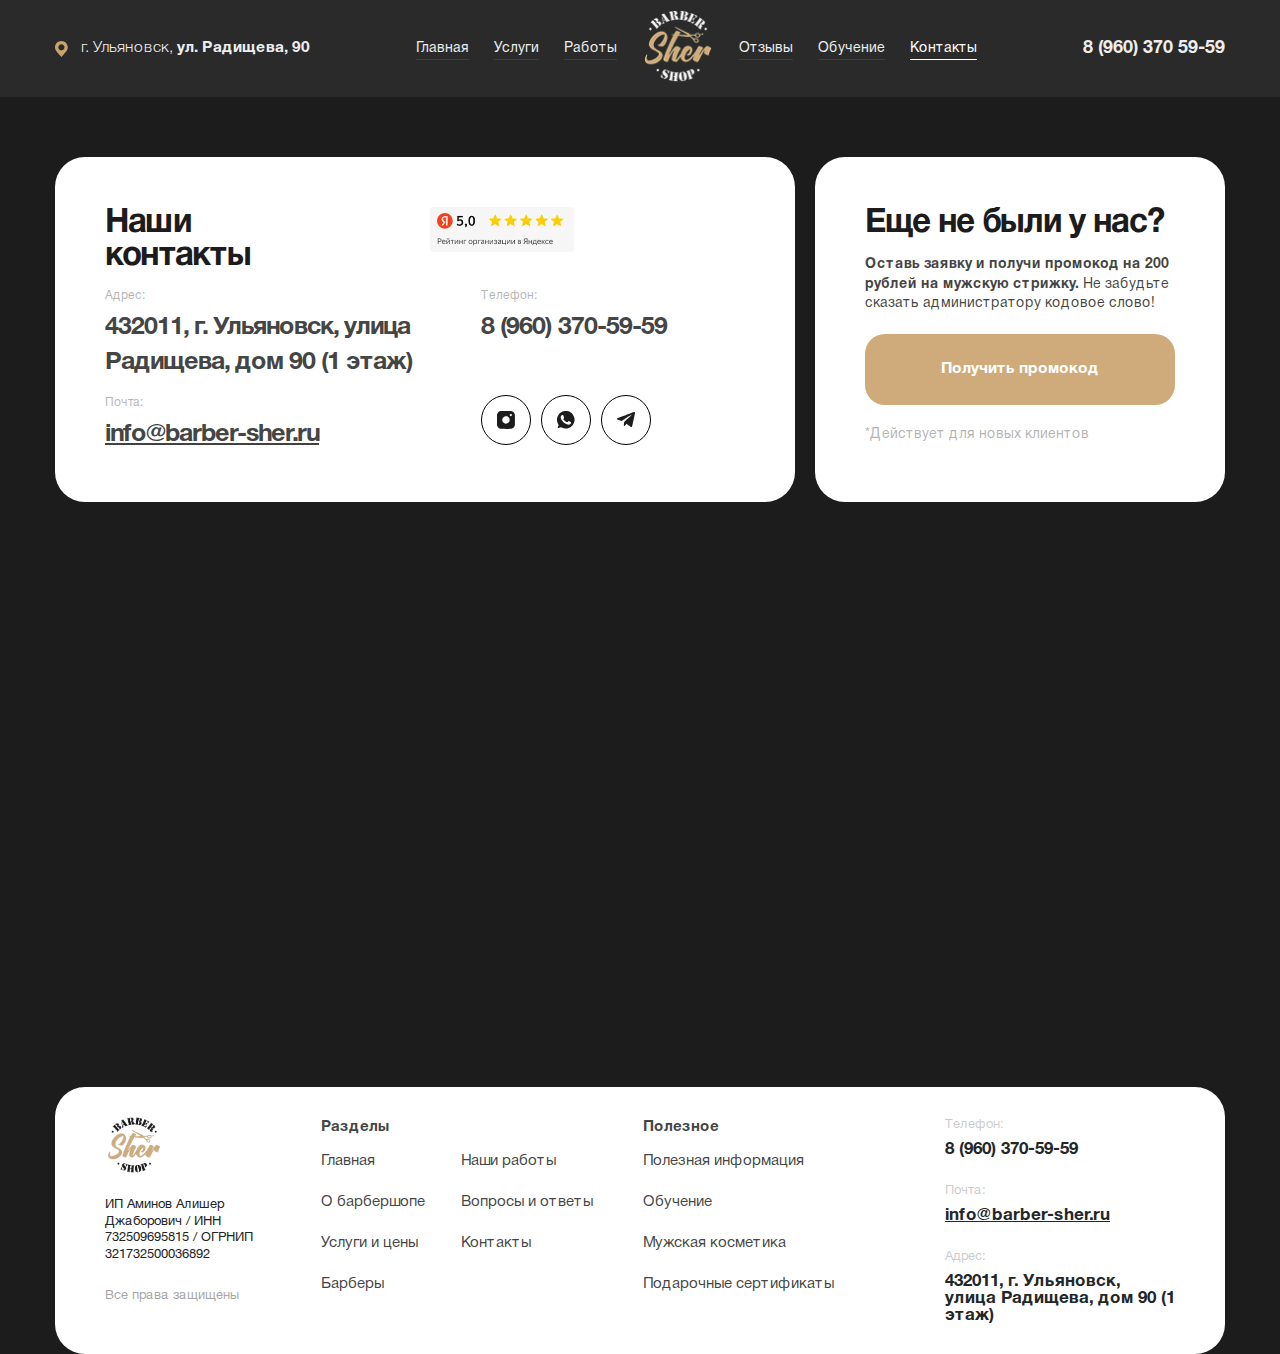
<file: contacts.html>
<!DOCTYPE html><html lang="ru" class="page"><head><meta charset="UTF-8"><meta name="viewport" content="width=device-width,initial-scale=1"><link rel="shortcut icon" href="favicon.ico" type="image/x-icon"><meta http-equiv="X-UA-Compatible" content="ie=edge"><meta name="theme-color" content="#111111"><title>Sher</title><link rel="stylesheet" href="https://cdn.jsdelivr.net/npm/@fancyapps/ui@5.0/dist/fancybox/fancybox.css"><link rel="stylesheet" href="css/vendor.css"><link rel="stylesheet" href="css/main.css"><script src="https://api-maps.yandex.ru/2.0-stable/?apikey=06c7a748-e56b-4fd4-bdfc-e2afc4186fcf&load=package.full&lang=ru-RU"></script><script defer="defer" src="https://cdn.jsdelivr.net/npm/@fancyapps/ui@5.0/dist/fancybox/fancybox.umd.js"></script><script defer="defer" src="js/main.js"></script></head><body class="page__body"><div class="site-container"><header class="header"><div class="container"><div class="header__navigation"><a class="header__logo visible-tablet" href=""><img src="./img/logo-mob.webp" alt=""></a><div class="header__address"><svg width="13" height="17" viewBox="0 0 13 17" fill="none" xmlns="http://www.w3.org/2000/svg"><path d="M6.38847 0.955078C9.91983 0.955078 12.7769 3.79656 12.7769 7.32634C12.7769 8.92196 12.1834 10.3702 11.2142 11.4912C10.9613 11.8165 11.2142 11.4912 10.9613 11.8165L7.72916 15.4772C7.471 15.8059 7.72916 15.4772 7.471 15.8059L6.40741 17.0003L5.3593 15.8076L5.10459 15.4772L1.96714 11.9318C1.95886 11.9229 1.95029 11.9143 1.94133 11.906C1.92575 11.891 1.90468 11.868 1.87593 11.8389C0.719892 10.6824 0 9.09062 0 7.32634C0 3.79647 2.85711 0.955078 6.38847 0.955078ZM6.39024 4.22332C4.67941 4.22332 3.28377 5.61891 3.28377 7.32978C3.28377 9.04057 4.67941 10.438 6.39024 10.438C8.10106 10.438 9.49842 9.04057 9.49842 7.32978C9.49842 5.61891 8.10106 4.22332 6.39024 4.22332Z" fill="#C8A46A"/></svg><div class="header__address-text"><span class="header__address-city">г. Ульяновск,</span> <span class="header__address-place">ул. Радищева, 90</span></div></div><nav class="menu" data-menu><ul class="menu__list list-reset"><li class="menu__item"><a href="" class="menu__link">Главная</a></li><li class="menu__item"><a href="" class="menu__link menu__link">Услуги</a></li><li class="menu__item"><a href="" class="menu__link">Работы</a></li><li class="menu__item"><a href="" class="menu__logo"><picture><source srcset="./img/logo-black.webp" media="(max-width: 1024px)"><img class="menu__item-logo" src="./img/logo.webp" alt=""></picture></a></li><li class="menu__item"><a href="" class="menu__link">Отзывы</a></li><li class="menu__item"><a href="" class="menu__link">Обучение</a></li><li class="menu__item"><a href="" class="menu__link menu__link--active">Контакты</a></li></ul></nav><a class="header__phone" href="tel:89603705959"><svg class="visible-tablet" width="10" height="10" viewBox="0 0 10 10" fill="none" xmlns="http://www.w3.org/2000/svg"><path d="M1.82695 0.172369C1.70557 0.218608 1.59383 0.293745 1.41658 0.4498C1.32025 0.532644 1.17383 0.657874 1.08906 0.729158C0.27988 1.40155 -0.111221 2.45347 0.0274948 3.57861C0.187403 4.86366 0.954194 6.23926 2.36062 7.75935C3.47805 8.96734 4.60126 9.69945 5.72255 9.94605C5.94796 9.99615 5.99227 10 6.42576 10C6.8342 10 6.91127 9.99615 7.08466 9.95761C7.60292 9.84394 8.08842 9.59927 8.4776 9.2544C8.94962 8.83633 9.02861 8.76119 9.08834 8.67642C9.31375 8.34697 9.22127 7.99055 8.80127 7.56284C8.51999 7.27578 8.00365 6.84421 7.75705 6.69009C7.31586 6.41265 6.94595 6.36256 6.61264 6.53596C6.46429 6.61302 6.23888 6.7999 5.92099 7.10623C5.65127 7.36825 5.5453 7.4299 5.33915 7.44532C4.85365 7.48 4.17163 6.98871 3.35089 6.01385C2.85768 5.42623 2.53979 4.90219 2.44732 4.52072C2.35098 4.11421 2.44539 3.86375 2.79218 3.60944C3.05034 3.42063 3.39713 3.11045 3.48768 2.991C3.78053 2.60375 3.73236 2.13558 3.32778 1.45742C3.05998 1.00659 2.78833 0.623196 2.61493 0.447874C2.38759 0.218608 2.27392 0.158882 2.05236 0.151176C1.95796 0.149249 1.87126 0.156956 1.82695 0.172369Z" fill="white"/></svg> 8 (960) 370 59-59</a> <button class="burger" aria-label="Открыть меню" aria-expanded="false" data-burger><span class="burger__line"></span></button></div></div></header><main class="main"><section class="contacts contacts--dark"><div class="container"><div class="contacts__content"><div class="contacts__info"><div class="contacts__info-head"><h2 class="contacts__info-title">Наши<br>контакты</h2><img class="contacts__info-rating" src="./img/contacts-rating.webp" alt=""></div><ul class="contacts__info-list list-reset"><li class="contacts__info-item"><span class="contacts__info-name">Адрес:</span> <span class="contacts__info-text">432011, г. Ульяновск, улица Радищева, дом 90 (1 этаж)</span></li><li class="contacts__info-item"><span class="contacts__info-name">Телефон:</span> <a class="contacts__info-text" href="tel:89603705959">8 (960) 370-59-59</a></li><li class="contacts__info-item"><div class="contacts__info-social"><a class="contacts__info-social-link" href=""><svg width="18" height="18" viewBox="0 0 18 18" fill="none" xmlns="http://www.w3.org/2000/svg"><path d="M3.60801 0.0721779C2.2699 0.352411 1.16297 1.1721 0.528942 2.35258C0.28724 2.79745 0.129608 3.25984 0.0350293 3.79579C0.0140117 3.9324 0 5.7259 0 8.97661C0 13.8597 0 13.9543 0.0735614 14.3011C0.266222 15.2539 0.7181 16.077 1.40117 16.7181C2.0317 17.3101 2.7603 17.6849 3.63253 17.86C3.97932 17.9336 4.0739 17.9336 8.96749 17.9336C13.8611 17.9336 13.9557 17.9336 14.3024 17.86C15.2552 17.6674 16.0784 17.2155 16.7195 16.5324C17.3115 15.9019 17.6863 15.1733 17.8614 14.3011C17.935 13.9543 17.935 13.8597 17.935 8.97661C17.935 5.7259 17.921 3.9324 17.8999 3.79579C17.6477 2.34207 16.793 1.15458 15.5215 0.496031C15.1151 0.285856 14.7788 0.166756 14.3024 0.0721779C13.9557 -0.00138474 13.8681 -0.00138474 8.94297 0.00211906C4.08791 0.00211906 3.93028 0.00562096 3.60801 0.0721779ZM14.2114 3.0882C14.4846 3.18978 14.7438 3.449 14.8489 3.72923C15.1186 4.44032 14.5827 5.20046 13.8155 5.19696C12.7647 5.18995 12.3338 3.83782 13.1885 3.22481C13.5038 2.99712 13.8506 2.95158 14.2114 3.0882ZM9.82571 5.35459C10.5333 5.52973 11.0412 5.82048 11.5772 6.35643C12.2848 7.06402 12.621 7.82415 12.6701 8.80847C12.7191 9.85585 12.3513 10.8051 11.5982 11.5688C10.8556 12.3254 9.86424 12.7177 8.80986 12.6687C7.82553 12.6197 7.0654 12.2834 6.35781 11.5758C5.81836 11.0363 5.53462 10.5354 5.34897 9.80681C5.24038 9.37945 5.24038 8.55276 5.34897 8.1254C5.52061 7.45284 5.81486 6.91339 6.28425 6.41948C6.84822 5.82748 7.52428 5.45617 8.32295 5.30555C8.70127 5.23549 9.44739 5.26001 9.82571 5.35459Z" fill="#1C1C1C"/></svg> </a><a class="contacts__info-social-link" href=""><svg width="18" height="18" viewBox="0 0 18 18" fill="none" xmlns="http://www.w3.org/2000/svg"><path d="M7.90869 0.0115318C6.27484 0.186588 4.77828 0.776972 3.44305 1.77582C3.00713 2.1019 2.11125 2.99778 1.78517 3.4337C0.892729 4.62477 0.343534 5.89821 0.0963961 7.34671C0.00371943 7.88218 -0.0306052 9.11787 0.0311792 9.67736C0.189073 11.1465 0.669618 12.4748 1.47282 13.6659L1.6513 13.9302L1.09868 15.564C0.79662 16.4633 0.552914 17.2013 0.556347 17.2048C0.559779 17.2116 1.30462 16.9782 2.2108 16.6865C3.11697 16.3947 3.88927 16.1544 3.9236 16.1544C3.95792 16.1544 4.06776 16.2025 4.16387 16.2643C5.26226 16.9508 6.53227 17.3833 7.88123 17.5274C8.44073 17.5892 9.67641 17.5549 10.2119 17.4622C11.6604 17.2151 12.9373 16.6659 14.1249 15.7734C14.5608 15.4473 15.4567 14.5515 15.7828 14.1155C16.6889 12.9039 17.2416 11.603 17.4921 10.0961C17.5814 9.55379 17.5814 7.99545 17.4921 7.45312C17.2416 5.94627 16.6889 4.64536 15.7828 3.4337C15.4567 2.99778 14.5608 2.1019 14.1249 1.77582C12.9373 0.88681 11.6672 0.337616 10.2119 0.0870457C9.87893 0.0286942 9.62149 0.0115318 8.92127 0.00466728C8.44073 -0.00219727 7.98421 0.00123405 7.90869 0.0115318ZM6.02084 4.08587C6.11008 4.12363 6.16157 4.18541 6.24051 4.34331C6.4396 4.73461 7.17071 6.53322 7.17071 6.62933C7.17071 6.79066 7.03685 7.00347 6.7039 7.38447C6.52884 7.58012 6.36752 7.77577 6.34692 7.8101C6.25424 7.98515 6.34349 8.21856 6.68673 8.70597C7.43845 9.77347 8.29656 10.5217 9.37779 11.0401C10.2359 11.4554 10.3423 11.4279 10.8949 10.6625C11.2931 10.1099 11.451 9.97942 11.681 10.0309C11.9144 10.0824 13.9155 11.0572 14.0013 11.1636C14.1249 11.3112 14.0151 12.1213 13.816 12.5091C13.5311 13.0721 12.6489 13.5904 11.8457 13.6659C11.0116 13.7483 9.02425 13.0549 7.84691 12.2723C6.65584 11.4794 5.43045 10.1819 4.47623 8.7094C3.99568 7.96799 3.70392 7.10987 3.70392 6.44054C3.70392 5.71973 3.92703 5.10875 4.39041 4.56298C4.60323 4.30555 4.80231 4.16482 5.05288 4.0893C5.25196 4.02409 5.86981 4.02409 6.02084 4.08587Z" fill="#1C1C1C"/></svg> </a><a class="contacts__info-social-link" href=""><svg width="19" height="16" viewBox="0 0 19 16" fill="none" xmlns="http://www.w3.org/2000/svg"><path d="M16.8579 0.0231047C16.6929 0.063364 0.452412 6.27532 0.271247 6.36792C-0.0910839 6.55311 -0.0910839 7.21336 0.275273 7.40258C0.335661 7.43478 1.32603 7.78101 2.47341 8.1675L4.5548 8.87606L9.47445 5.86871C12.1758 4.21406 14.4263 2.86136 14.4746 2.86136C14.527 2.85734 14.5551 2.88149 14.5551 2.93785C14.5551 2.99019 13.3957 4.08524 10.9036 6.38C8.89472 8.22789 7.2119 9.77786 7.16761 9.82214C7.09514 9.89863 7.07502 10.0556 6.94619 11.8311C6.86969 12.8939 6.80528 13.7957 6.80528 13.836C6.80528 13.9648 6.98645 14.1097 7.14748 14.1097C7.28436 14.1097 7.36891 14.0373 8.48408 12.9422L9.67172 11.7787L10.1629 12.1531C11.6283 13.2723 13.8345 14.931 13.9593 15.0035C14.1284 15.1081 14.5028 15.1162 14.6799 15.0236C14.8088 14.9552 14.9859 14.778 15.0503 14.6532C15.0745 14.6089 15.7549 11.5613 16.5641 7.88568C17.5947 3.19954 18.0375 1.1262 18.0375 0.961139C18.0375 0.679326 17.9409 0.453876 17.7517 0.27271C17.5182 0.0512857 17.1559 -0.0493612 16.8579 0.0231047Z" fill="#1C1C1C"/></svg></a></div></li><li class="contacts__info-item"><span class="contacts__info-name">Почта:</span> <a class="contacts__info-text contacts__info-mail" href="mailto:info@barber-sher.ru">info@barber-sher.ru</a></li></ul></div><div class="contacts__promocode"><h2 class="contacts__info-title contacts__promocode-title">Еще не были у нас?</h2><p class="contacts__promocode-text"><span>Оставь заявку и получи промокод на 200 рублей на мужскую стрижку.</span> Не забудьте сказать администратору кодовое слово!</p><a class="contacts__promocode-link btn-1" href="">Получить промокод</a> <span class="contacts__promocode-additionally">*Действует для новых клиентов</span></div></div><div class="contacts__map-wrapper"><div class="contacts__map"><iframe src="https://yandex.ru/map-widget/v1/?ll=48.402341%2C54.330476&mode=search&ol=geo&ouri=ymapsbm1%3A%2F%2Fgeo%3Fdata%3DCgoxNTA5OTM4NTczEkHQoNC-0YHRgdC40Y8sINCj0LvRjNGP0L3QvtCy0YHQuiwg0YPQu9C40YbQsCDQoNCw0LTQuNGJ0LXQstCwLCA5MCIKDf6bQUIVaFJZQg%2C%2C&z=17.13" width="100%" height="100%" frameborder="0" allowfullscreen="true" style="position:relative;"></iframe></div></div></div></section></main><footer class="footer footer--dark"><div class="container"><div class="footer__content"><div class="footer__info"><img class="footer__logo" src="./img/logo-black.webp" alt=""> <span class="footer__info-text">ИП Аминов Алишер<br>Джаборович / ИНН<br>732509695815 / ОГРНИП<br>321732500036892 </span><span class="footer__info-reserved">Все права защищены</span></div><nav class="footer__nav"><ul class="footer__nav-list list-reset"><li class="footer__nav-block"><span class="footer__nav-name">Разделы</span><ul class="footer__nav-item-list list-reset"><li class="footer__nav-item col-2"><a class="footer__nav-link" href="">Главная </a><a class="footer__nav-link" href="">Наши работы </a><a class="footer__nav-link" href="">О барбершопе </a><a class="footer__nav-link" href="">Вопросы и ответы </a><a class="footer__nav-link" href="">Услуги и цены </a><a class="footer__nav-link" href="">Контакты </a><a class="footer__nav-link" href="">Барберы</a></li></ul></li><li class="footer__nav-block"><span class="footer__nav-name">Полезное</span><ul class="footer__nav-item-list list-reset"><li class="footer__nav-item"><a class="footer__nav-link" href="">Полезная информация </a><a class="footer__nav-link" href="">Обучение </a><a class="footer__nav-link" href="">Мужская косметика </a><a class="footer__nav-link" href="">Подарочные сертификаты</a></li></ul></li></ul></nav><ul class="footer__contacts list-reset"><li class="footer__contacts-item"><span class="footer__contacts-name">Телефон:</span> <a class="footer__contacts-text footer__contacts-link" href="tel:89603705959">8 (960) 370-59-59</a></li><li class="footer__contacts-item"><span class="footer__contacts-name">Почта:</span> <a class="footer__contacts-text footer__contacts-link footer__contacts-mail" href="mailto:info@barber-sher.ru">info@barber-sher.ru</a></li><li class="footer__contacts-item"><span class="footer__contacts-name">Адрес:</span> <span class="footer__contacts-text">432011, г. Ульяновск, улица Радищева, дом 90 (1 этаж)</span></li></ul></div></div></footer></div></body></html>
</file>
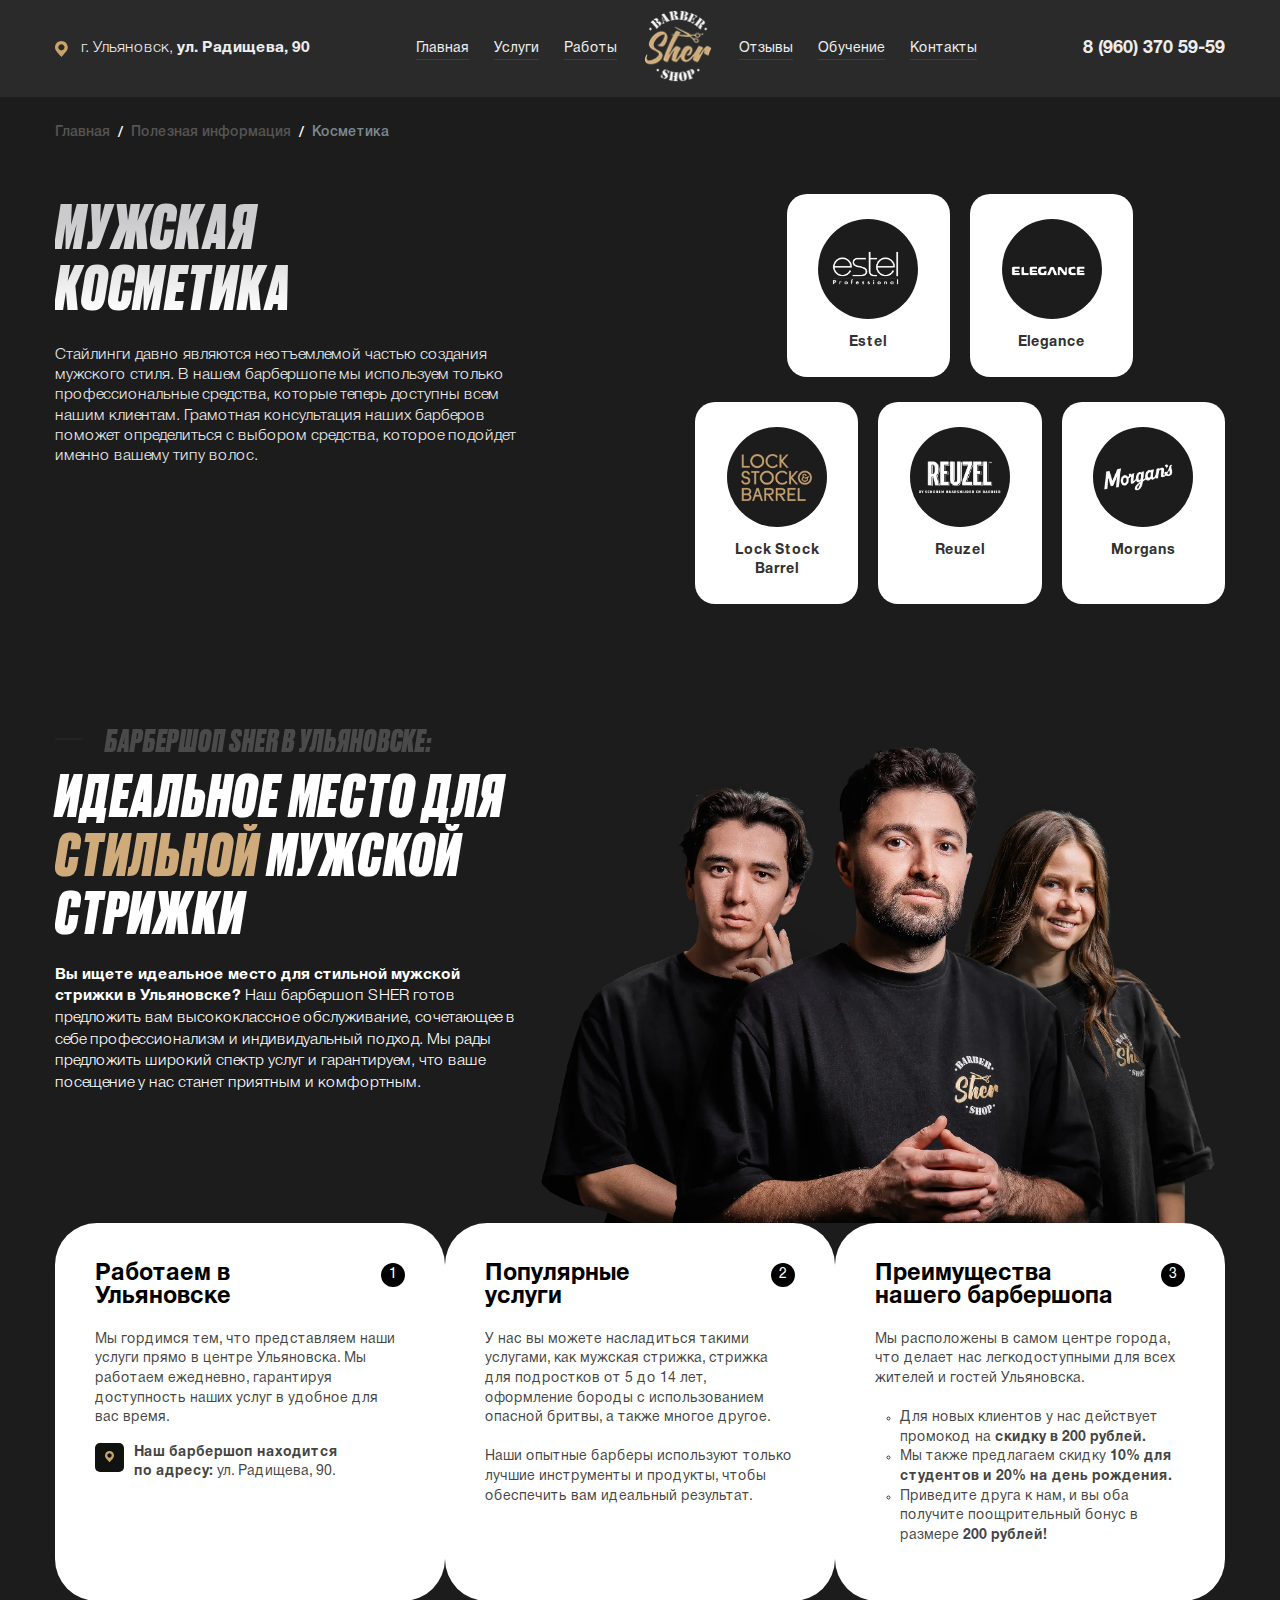
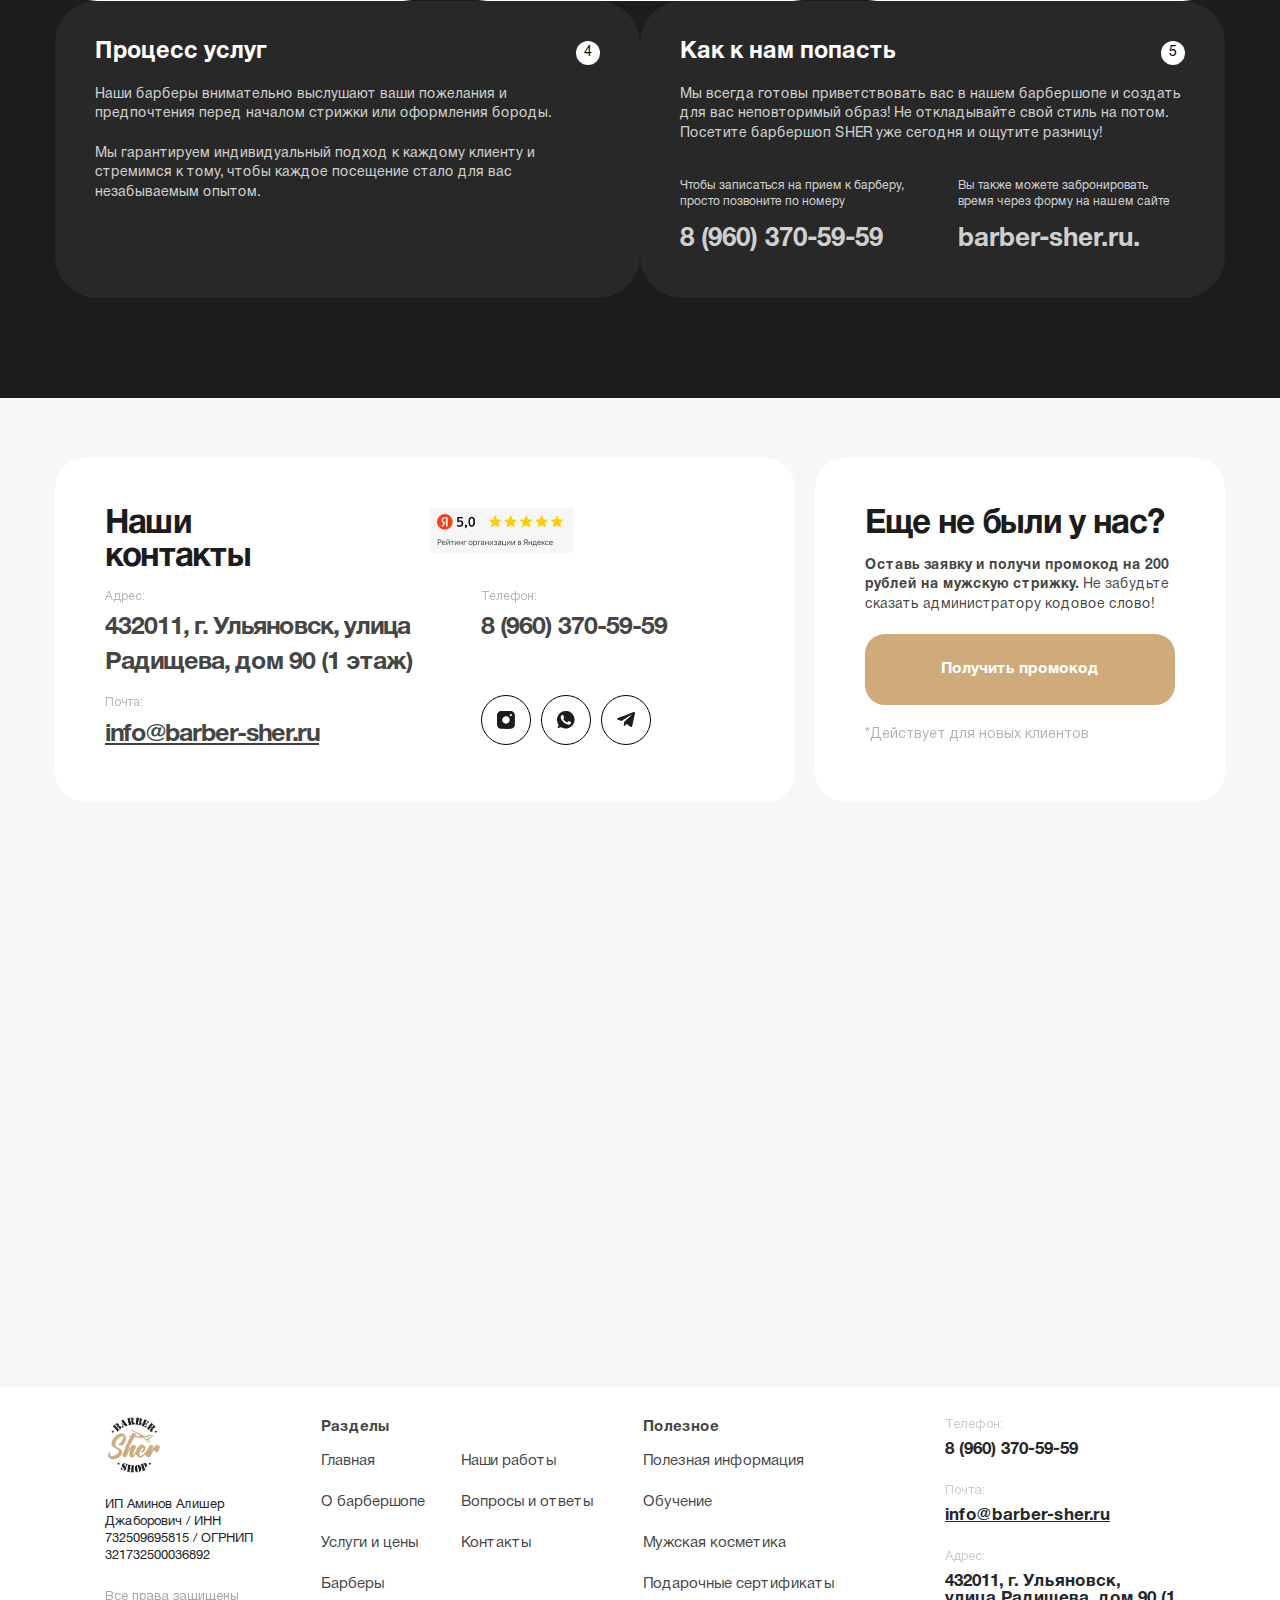
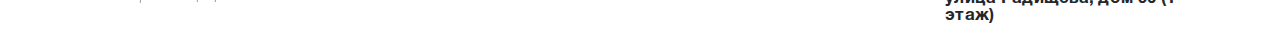
<file: cosmetic.html>
<!DOCTYPE html><html lang="ru" class="page"><head><meta charset="UTF-8"><meta name="viewport" content="width=device-width,initial-scale=1"><link rel="shortcut icon" href="favicon.ico" type="image/x-icon"><meta http-equiv="X-UA-Compatible" content="ie=edge"><meta name="theme-color" content="#111111"><title>Sher</title><link rel="stylesheet" href="https://cdn.jsdelivr.net/npm/@fancyapps/ui@5.0/dist/fancybox/fancybox.css"><link rel="stylesheet" href="css/vendor.css"><link rel="stylesheet" href="css/main.css"><script src="https://api-maps.yandex.ru/2.0-stable/?apikey=06c7a748-e56b-4fd4-bdfc-e2afc4186fcf&load=package.full&lang=ru-RU"></script><script defer="defer" src="https://cdn.jsdelivr.net/npm/@fancyapps/ui@5.0/dist/fancybox/fancybox.umd.js"></script><script defer="defer" src="js/main.js"></script></head><body class="page__body"><div class="site-container"><header class="header"><div class="container"><div class="header__navigation"><a class="header__logo visible-tablet" href=""><img src="./img/logo-mob.webp" alt=""></a><div class="header__address"><svg width="13" height="17" viewBox="0 0 13 17" fill="none" xmlns="http://www.w3.org/2000/svg"><path d="M6.38847 0.955078C9.91983 0.955078 12.7769 3.79656 12.7769 7.32634C12.7769 8.92196 12.1834 10.3702 11.2142 11.4912C10.9613 11.8165 11.2142 11.4912 10.9613 11.8165L7.72916 15.4772C7.471 15.8059 7.72916 15.4772 7.471 15.8059L6.40741 17.0003L5.3593 15.8076L5.10459 15.4772L1.96714 11.9318C1.95886 11.9229 1.95029 11.9143 1.94133 11.906C1.92575 11.891 1.90468 11.868 1.87593 11.8389C0.719892 10.6824 0 9.09062 0 7.32634C0 3.79647 2.85711 0.955078 6.38847 0.955078ZM6.39024 4.22332C4.67941 4.22332 3.28377 5.61891 3.28377 7.32978C3.28377 9.04057 4.67941 10.438 6.39024 10.438C8.10106 10.438 9.49842 9.04057 9.49842 7.32978C9.49842 5.61891 8.10106 4.22332 6.39024 4.22332Z" fill="#C8A46A"/></svg><div class="header__address-text"><span class="header__address-city">г. Ульяновск,</span> <span class="header__address-place">ул. Радищева, 90</span></div></div><nav class="menu" data-menu><ul class="menu__list list-reset"><li class="menu__item"><a href="" class="menu__link">Главная</a></li><li class="menu__item"><a href="" class="menu__link menu__link">Услуги</a></li><li class="menu__item"><a href="" class="menu__link">Работы</a></li><li class="menu__item"><a href="" class="menu__logo"><picture><source srcset="./img/logo-black.webp" media="(max-width: 1024px)"><img class="menu__item-logo" src="./img/logo.webp" alt=""></picture></a></li><li class="menu__item"><a href="" class="menu__link">Отзывы</a></li><li class="menu__item"><a href="" class="menu__link">Обучение</a></li><li class="menu__item"><a href="" class="menu__link">Контакты</a></li></ul></nav><a class="header__phone" href="tel:89603705959"><svg class="visible-tablet" width="10" height="10" viewBox="0 0 10 10" fill="none" xmlns="http://www.w3.org/2000/svg"><path d="M1.82695 0.172369C1.70557 0.218608 1.59383 0.293745 1.41658 0.4498C1.32025 0.532644 1.17383 0.657874 1.08906 0.729158C0.27988 1.40155 -0.111221 2.45347 0.0274948 3.57861C0.187403 4.86366 0.954194 6.23926 2.36062 7.75935C3.47805 8.96734 4.60126 9.69945 5.72255 9.94605C5.94796 9.99615 5.99227 10 6.42576 10C6.8342 10 6.91127 9.99615 7.08466 9.95761C7.60292 9.84394 8.08842 9.59927 8.4776 9.2544C8.94962 8.83633 9.02861 8.76119 9.08834 8.67642C9.31375 8.34697 9.22127 7.99055 8.80127 7.56284C8.51999 7.27578 8.00365 6.84421 7.75705 6.69009C7.31586 6.41265 6.94595 6.36256 6.61264 6.53596C6.46429 6.61302 6.23888 6.7999 5.92099 7.10623C5.65127 7.36825 5.5453 7.4299 5.33915 7.44532C4.85365 7.48 4.17163 6.98871 3.35089 6.01385C2.85768 5.42623 2.53979 4.90219 2.44732 4.52072C2.35098 4.11421 2.44539 3.86375 2.79218 3.60944C3.05034 3.42063 3.39713 3.11045 3.48768 2.991C3.78053 2.60375 3.73236 2.13558 3.32778 1.45742C3.05998 1.00659 2.78833 0.623196 2.61493 0.447874C2.38759 0.218608 2.27392 0.158882 2.05236 0.151176C1.95796 0.149249 1.87126 0.156956 1.82695 0.172369Z" fill="white"/></svg> 8 (960) 370 59-59</a> <button class="burger" aria-label="Открыть меню" aria-expanded="false" data-burger><span class="burger__line"></span></button></div></div></header><main class="main"><section class="cosmetic"><div class="container"><ul class="breadcrumb list-reset"><li class="breadcrumb__item"><a class="breadcrumb__link" href="">Главная</a></li><li class="breadcrumb__item"><a class="breadcrumb__link" href="">Полезная информация</a></li><li class="breadcrumb__item"><a class="breadcrumb__link breadcrumb__link--active" href="">Косметика</a></li></ul><div class="cosmetic__content"><div class="cosmetic__info"><h1 class="cosmetic__title h1">МУЖСКАЯ<br>КОСМЕТИКА</h1><p class="cosmetic__text">Стайлинги давно являются неотъемлемой частью создания мужского стиля. В нашем барбершопе мы используем только профессиональные средства, которые теперь доступны всем нашим клиентам. Грамотная консультация наших барберов поможет определиться с выбором средства, которое подойдет именно вашему типу волос.</p></div><div class="cosmetic__brands"><div class="cosmetic__brand"><div class="cosmetic__brand-logo"><img src="./img/brand-1.webp" alt=""></div><span class="cosmetic__brand-name">Estel</span></div><div class="cosmetic__brand"><div class="cosmetic__brand-logo"><img src="./img/brand-2.webp" alt=""></div><span class="cosmetic__brand-name">Elegance</span></div><div class="cosmetic__brand"><div class="cosmetic__brand-logo"><img src="./img/brand-3.webp" alt=""></div><span class="cosmetic__brand-name">Lock Stock Barrel</span></div><div class="cosmetic__brand"><div class="cosmetic__brand-logo"><img src="./img/brand-4.webp" alt=""></div><span class="cosmetic__brand-name">Reuzel</span></div><div class="cosmetic__brand"><div class="cosmetic__brand-logo"><img src="./img/brand-5.webp" alt=""></div><span class="cosmetic__brand-name">Morgans</span></div></div></div></div></section><section class="about"><div class="container"><div class="about__content"><div class="about__info"><span class="about__uptitel">БАРБЕРШОП SHER В УЛЬЯНОВСКЕ:</span><h2 class="about__title h2">ИДЕАЛЬНОЕ МЕСТО ДЛЯ <span class="accent-color">СТИЛЬНОЙ</span> МУЖСКОЙ СТРИЖКИ</h2><p class="about__text"><span>Вы ищете идеальное место для стильной мужской стрижки в Ульяновске?</span> Наш барбершоп SHER готов предложить вам высококлассное обслуживание, сочетающее в себе профессионализм и индивидуальный подход. Мы рады предложить широкий спектр услуг и гарантируем, что ваше посещение у нас станет приятным и комфортным.</p></div><img class="about__img" src="./img/about-img.webp" alt=""></div><ul class="about__list list-reset"><li class="about__item"><h4 class="about__item-title h4">Работаем в Ульяновске <span class="about__item-num">1</span></h4><p class="about__item-text">Мы гордимся тем, что представляем наши услуги прямо в центре Ульяновска. Мы работаем ежедневно, гарантируя доступность наших услуг в удобное для вас время.</p><div class="about__item-addres"><svg width="29" height="29" viewBox="0 0 29 29" fill="none" xmlns="http://www.w3.org/2000/svg"><rect width="29" height="29" rx="5" fill="#101210"/><path d="M14.5 8C16.9875 8 19 10.0015 19 12.4879C19 13.6118 18.5819 14.632 17.8992 15.4216C17.721 15.6507 17.8992 15.4216 17.721 15.6507L15.4444 18.2293C15.2625 18.4608 15.4444 18.2293 15.2625 18.4608L14.5133 19.3021L13.7751 18.462L13.5956 18.2293L11.3856 15.732C11.3798 15.7256 11.3738 15.7196 11.3675 15.7138C11.3565 15.7032 11.3416 15.687 11.3214 15.6665C10.5071 14.8519 10 13.7306 10 12.4879C10 10.0015 12.0125 8 14.5 8ZM14.5012 10.3021C13.2961 10.3021 12.3131 11.2852 12.3131 12.4903C12.3131 13.6954 13.2961 14.6797 14.5012 14.6797C15.7063 14.6797 16.6906 13.6954 16.6906 12.4903C16.6906 11.2852 15.7063 10.3021 14.5012 10.3021Z" fill="#C8A46A"/></svg> <span class="about__item-addres-text"><span>Наш барбершоп находится<br>по адресу:</span> ул. Радищева, 90.</span></div></li><li class="about__item"><h4 class="about__item-title h4">Популярные<br>услуги <span class="about__item-num">2</span></h4><p class="about__item-text">У нас вы можете насладиться такими услугами, как мужская стрижка, стрижка для подростков от 5 до 14 лет, оформление бороды с использованием опасной бритвы, а также многое другое.<br><br>Наши опытные барберы используют только лучшие инструменты и продукты, чтобы обеспечить вам идеальный результат.</p></li><li class="about__item"><h4 class="about__item-title h4">Преимущества<br>нашего барбершопа <span class="about__item-num">3</span></h4><p class="about__item-text">Мы расположены в самом центре города, что делает нас легкодоступными для всех жителей и гостей Ульяновска.<br><br></p><ul><li>Для новых клиентов у нас действует промокод на <b>скидку в 200 рублей.</b></li><li>Мы также предлагаем скидку <b>10% для студентов и 20% на день рождения.</b></li><li>Приведите друга к нам, и вы оба получите поощрительный бонус в размере <b>200 рублей!</b></li></ul><p></p></li><li class="about__item about__item--dark col-2"><h4 class="about__item-title h4">Процесс услуг <span class="about__item-num">4</span></h4><p class="about__item-text">Наши барберы внимательно выслушают ваши пожелания и предпочтения перед началом стрижки или оформления бороды.<br><br>Мы гарантируем индивидуальный подход к каждому клиенту и стремимся к тому, чтобы каждое посещение стало для вас незабываемым опытом.</p></li><li class="about__item about__item--dark col-2"><h4 class="about__item-title h4">Как к нам попасть <span class="about__item-num">5</span></h4><p class="about__item-text">Мы всегда готовы приветствовать вас в нашем барбершопе и создать для вас неповторимый образ! Не откладывайте свой стиль на потом. Посетите барбершоп SHER уже сегодня и ощутите разницу!</p><br><br><div class="about__item-appointments"><p class="about__item-appointments-text">Чтобы записаться на прием к барберу, просто позвоните по номеру <a class="about__item-appointments-link" href="tel:89603705959">8 (960) 370-59-59</a></p><p class="about__item-appointments-text">Вы также можете забронировать время через форму на нашем сайте <a class="about__item-appointments-link" href="">barber-sher.ru.</a></p></div></li></ul></div></section><section class="contacts"><div class="container"><div class="contacts__content"><div class="contacts__info"><div class="contacts__info-head"><h2 class="contacts__info-title">Наши<br>контакты</h2><img class="contacts__info-rating" src="./img/contacts-rating.webp" alt=""></div><ul class="contacts__info-list list-reset"><li class="contacts__info-item"><span class="contacts__info-name">Адрес:</span> <span class="contacts__info-text">432011, г. Ульяновск, улица Радищева, дом 90 (1 этаж)</span></li><li class="contacts__info-item"><span class="contacts__info-name">Телефон:</span> <a class="contacts__info-text" href="tel:89603705959">8 (960) 370-59-59</a></li><li class="contacts__info-item"><div class="contacts__info-social"><a class="contacts__info-social-link" href=""><svg width="18" height="18" viewBox="0 0 18 18" fill="none" xmlns="http://www.w3.org/2000/svg"><path d="M3.60801 0.0721779C2.2699 0.352411 1.16297 1.1721 0.528942 2.35258C0.28724 2.79745 0.129608 3.25984 0.0350293 3.79579C0.0140117 3.9324 0 5.7259 0 8.97661C0 13.8597 0 13.9543 0.0735614 14.3011C0.266222 15.2539 0.7181 16.077 1.40117 16.7181C2.0317 17.3101 2.7603 17.6849 3.63253 17.86C3.97932 17.9336 4.0739 17.9336 8.96749 17.9336C13.8611 17.9336 13.9557 17.9336 14.3024 17.86C15.2552 17.6674 16.0784 17.2155 16.7195 16.5324C17.3115 15.9019 17.6863 15.1733 17.8614 14.3011C17.935 13.9543 17.935 13.8597 17.935 8.97661C17.935 5.7259 17.921 3.9324 17.8999 3.79579C17.6477 2.34207 16.793 1.15458 15.5215 0.496031C15.1151 0.285856 14.7788 0.166756 14.3024 0.0721779C13.9557 -0.00138474 13.8681 -0.00138474 8.94297 0.00211906C4.08791 0.00211906 3.93028 0.00562096 3.60801 0.0721779ZM14.2114 3.0882C14.4846 3.18978 14.7438 3.449 14.8489 3.72923C15.1186 4.44032 14.5827 5.20046 13.8155 5.19696C12.7647 5.18995 12.3338 3.83782 13.1885 3.22481C13.5038 2.99712 13.8506 2.95158 14.2114 3.0882ZM9.82571 5.35459C10.5333 5.52973 11.0412 5.82048 11.5772 6.35643C12.2848 7.06402 12.621 7.82415 12.6701 8.80847C12.7191 9.85585 12.3513 10.8051 11.5982 11.5688C10.8556 12.3254 9.86424 12.7177 8.80986 12.6687C7.82553 12.6197 7.0654 12.2834 6.35781 11.5758C5.81836 11.0363 5.53462 10.5354 5.34897 9.80681C5.24038 9.37945 5.24038 8.55276 5.34897 8.1254C5.52061 7.45284 5.81486 6.91339 6.28425 6.41948C6.84822 5.82748 7.52428 5.45617 8.32295 5.30555C8.70127 5.23549 9.44739 5.26001 9.82571 5.35459Z" fill="#1C1C1C"/></svg> </a><a class="contacts__info-social-link" href=""><svg width="18" height="18" viewBox="0 0 18 18" fill="none" xmlns="http://www.w3.org/2000/svg"><path d="M7.90869 0.0115318C6.27484 0.186588 4.77828 0.776972 3.44305 1.77582C3.00713 2.1019 2.11125 2.99778 1.78517 3.4337C0.892729 4.62477 0.343534 5.89821 0.0963961 7.34671C0.00371943 7.88218 -0.0306052 9.11787 0.0311792 9.67736C0.189073 11.1465 0.669618 12.4748 1.47282 13.6659L1.6513 13.9302L1.09868 15.564C0.79662 16.4633 0.552914 17.2013 0.556347 17.2048C0.559779 17.2116 1.30462 16.9782 2.2108 16.6865C3.11697 16.3947 3.88927 16.1544 3.9236 16.1544C3.95792 16.1544 4.06776 16.2025 4.16387 16.2643C5.26226 16.9508 6.53227 17.3833 7.88123 17.5274C8.44073 17.5892 9.67641 17.5549 10.2119 17.4622C11.6604 17.2151 12.9373 16.6659 14.1249 15.7734C14.5608 15.4473 15.4567 14.5515 15.7828 14.1155C16.6889 12.9039 17.2416 11.603 17.4921 10.0961C17.5814 9.55379 17.5814 7.99545 17.4921 7.45312C17.2416 5.94627 16.6889 4.64536 15.7828 3.4337C15.4567 2.99778 14.5608 2.1019 14.1249 1.77582C12.9373 0.88681 11.6672 0.337616 10.2119 0.0870457C9.87893 0.0286942 9.62149 0.0115318 8.92127 0.00466728C8.44073 -0.00219727 7.98421 0.00123405 7.90869 0.0115318ZM6.02084 4.08587C6.11008 4.12363 6.16157 4.18541 6.24051 4.34331C6.4396 4.73461 7.17071 6.53322 7.17071 6.62933C7.17071 6.79066 7.03685 7.00347 6.7039 7.38447C6.52884 7.58012 6.36752 7.77577 6.34692 7.8101C6.25424 7.98515 6.34349 8.21856 6.68673 8.70597C7.43845 9.77347 8.29656 10.5217 9.37779 11.0401C10.2359 11.4554 10.3423 11.4279 10.8949 10.6625C11.2931 10.1099 11.451 9.97942 11.681 10.0309C11.9144 10.0824 13.9155 11.0572 14.0013 11.1636C14.1249 11.3112 14.0151 12.1213 13.816 12.5091C13.5311 13.0721 12.6489 13.5904 11.8457 13.6659C11.0116 13.7483 9.02425 13.0549 7.84691 12.2723C6.65584 11.4794 5.43045 10.1819 4.47623 8.7094C3.99568 7.96799 3.70392 7.10987 3.70392 6.44054C3.70392 5.71973 3.92703 5.10875 4.39041 4.56298C4.60323 4.30555 4.80231 4.16482 5.05288 4.0893C5.25196 4.02409 5.86981 4.02409 6.02084 4.08587Z" fill="#1C1C1C"/></svg> </a><a class="contacts__info-social-link" href=""><svg width="19" height="16" viewBox="0 0 19 16" fill="none" xmlns="http://www.w3.org/2000/svg"><path d="M16.8579 0.0231047C16.6929 0.063364 0.452412 6.27532 0.271247 6.36792C-0.0910839 6.55311 -0.0910839 7.21336 0.275273 7.40258C0.335661 7.43478 1.32603 7.78101 2.47341 8.1675L4.5548 8.87606L9.47445 5.86871C12.1758 4.21406 14.4263 2.86136 14.4746 2.86136C14.527 2.85734 14.5551 2.88149 14.5551 2.93785C14.5551 2.99019 13.3957 4.08524 10.9036 6.38C8.89472 8.22789 7.2119 9.77786 7.16761 9.82214C7.09514 9.89863 7.07502 10.0556 6.94619 11.8311C6.86969 12.8939 6.80528 13.7957 6.80528 13.836C6.80528 13.9648 6.98645 14.1097 7.14748 14.1097C7.28436 14.1097 7.36891 14.0373 8.48408 12.9422L9.67172 11.7787L10.1629 12.1531C11.6283 13.2723 13.8345 14.931 13.9593 15.0035C14.1284 15.1081 14.5028 15.1162 14.6799 15.0236C14.8088 14.9552 14.9859 14.778 15.0503 14.6532C15.0745 14.6089 15.7549 11.5613 16.5641 7.88568C17.5947 3.19954 18.0375 1.1262 18.0375 0.961139C18.0375 0.679326 17.9409 0.453876 17.7517 0.27271C17.5182 0.0512857 17.1559 -0.0493612 16.8579 0.0231047Z" fill="#1C1C1C"/></svg></a></div></li><li class="contacts__info-item"><span class="contacts__info-name">Почта:</span> <a class="contacts__info-text contacts__info-mail" href="mailto:info@barber-sher.ru">info@barber-sher.ru</a></li></ul></div><div class="contacts__promocode"><h2 class="contacts__info-title contacts__promocode-title">Еще не были у нас?</h2><p class="contacts__promocode-text"><span>Оставь заявку и получи промокод на 200 рублей на мужскую стрижку.</span> Не забудьте сказать администратору кодовое слово!</p><a class="contacts__promocode-link btn-1" href="">Получить промокод</a> <span class="contacts__promocode-additionally">*Действует для новых клиентов</span></div></div><div class="contacts__map-wrapper"><div class="contacts__map"><iframe src="https://yandex.ru/map-widget/v1/?ll=48.402341%2C54.330476&mode=search&ol=geo&ouri=ymapsbm1%3A%2F%2Fgeo%3Fdata%3DCgoxNTA5OTM4NTczEkHQoNC-0YHRgdC40Y8sINCj0LvRjNGP0L3QvtCy0YHQuiwg0YPQu9C40YbQsCDQoNCw0LTQuNGJ0LXQstCwLCA5MCIKDf6bQUIVaFJZQg%2C%2C&z=17.13" width="100%" height="100%" frameborder="0" allowfullscreen="true" style="position:relative;"></iframe></div></div></div></section></main><footer class="footer"><div class="container"><div class="footer__content"><div class="footer__info"><img class="footer__logo" src="./img/logo-black.webp" alt=""> <span class="footer__info-text">ИП Аминов Алишер<br>Джаборович / ИНН<br>732509695815 / ОГРНИП<br>321732500036892 </span><span class="footer__info-reserved">Все права защищены</span></div><nav class="footer__nav"><ul class="footer__nav-list list-reset"><li class="footer__nav-block"><span class="footer__nav-name">Разделы</span><ul class="footer__nav-item-list list-reset"><li class="footer__nav-item col-2"><a class="footer__nav-link" href="">Главная </a><a class="footer__nav-link" href="">Наши работы </a><a class="footer__nav-link" href="">О барбершопе </a><a class="footer__nav-link" href="">Вопросы и ответы </a><a class="footer__nav-link" href="">Услуги и цены </a><a class="footer__nav-link" href="">Контакты </a><a class="footer__nav-link" href="">Барберы</a></li></ul></li><li class="footer__nav-block"><span class="footer__nav-name">Полезное</span><ul class="footer__nav-item-list list-reset"><li class="footer__nav-item"><a class="footer__nav-link" href="">Полезная информация </a><a class="footer__nav-link" href="">Обучение </a><a class="footer__nav-link" href="">Мужская косметика </a><a class="footer__nav-link" href="">Подарочные сертификаты</a></li></ul></li></ul></nav><ul class="footer__contacts list-reset"><li class="footer__contacts-item"><span class="footer__contacts-name">Телефон:</span> <a class="footer__contacts-text footer__contacts-link" href="tel:89603705959">8 (960) 370-59-59</a></li><li class="footer__contacts-item"><span class="footer__contacts-name">Почта:</span> <a class="footer__contacts-text footer__contacts-link footer__contacts-mail" href="mailto:info@barber-sher.ru">info@barber-sher.ru</a></li><li class="footer__contacts-item"><span class="footer__contacts-name">Адрес:</span> <span class="footer__contacts-text">432011, г. Ульяновск, улица Радищева, дом 90 (1 этаж)</span></li></ul></div></div></footer></div></body></html>
</file>
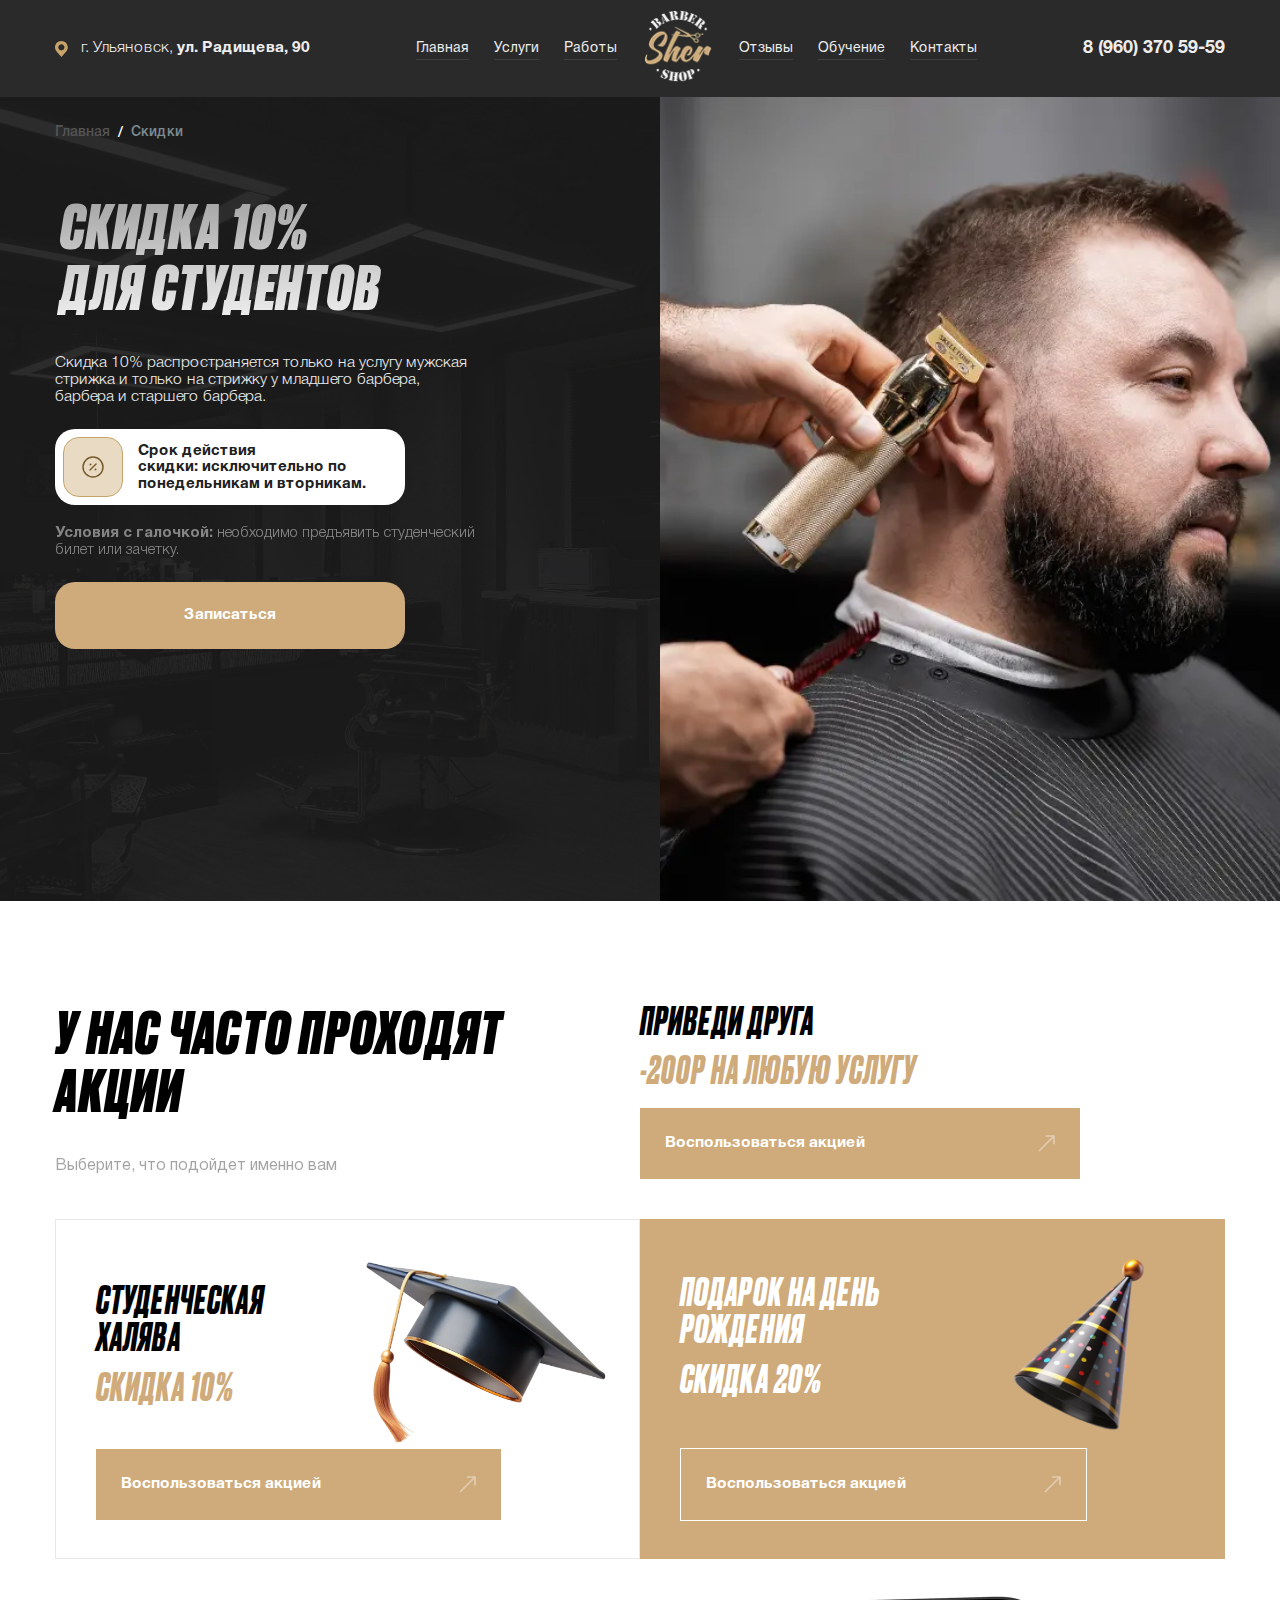
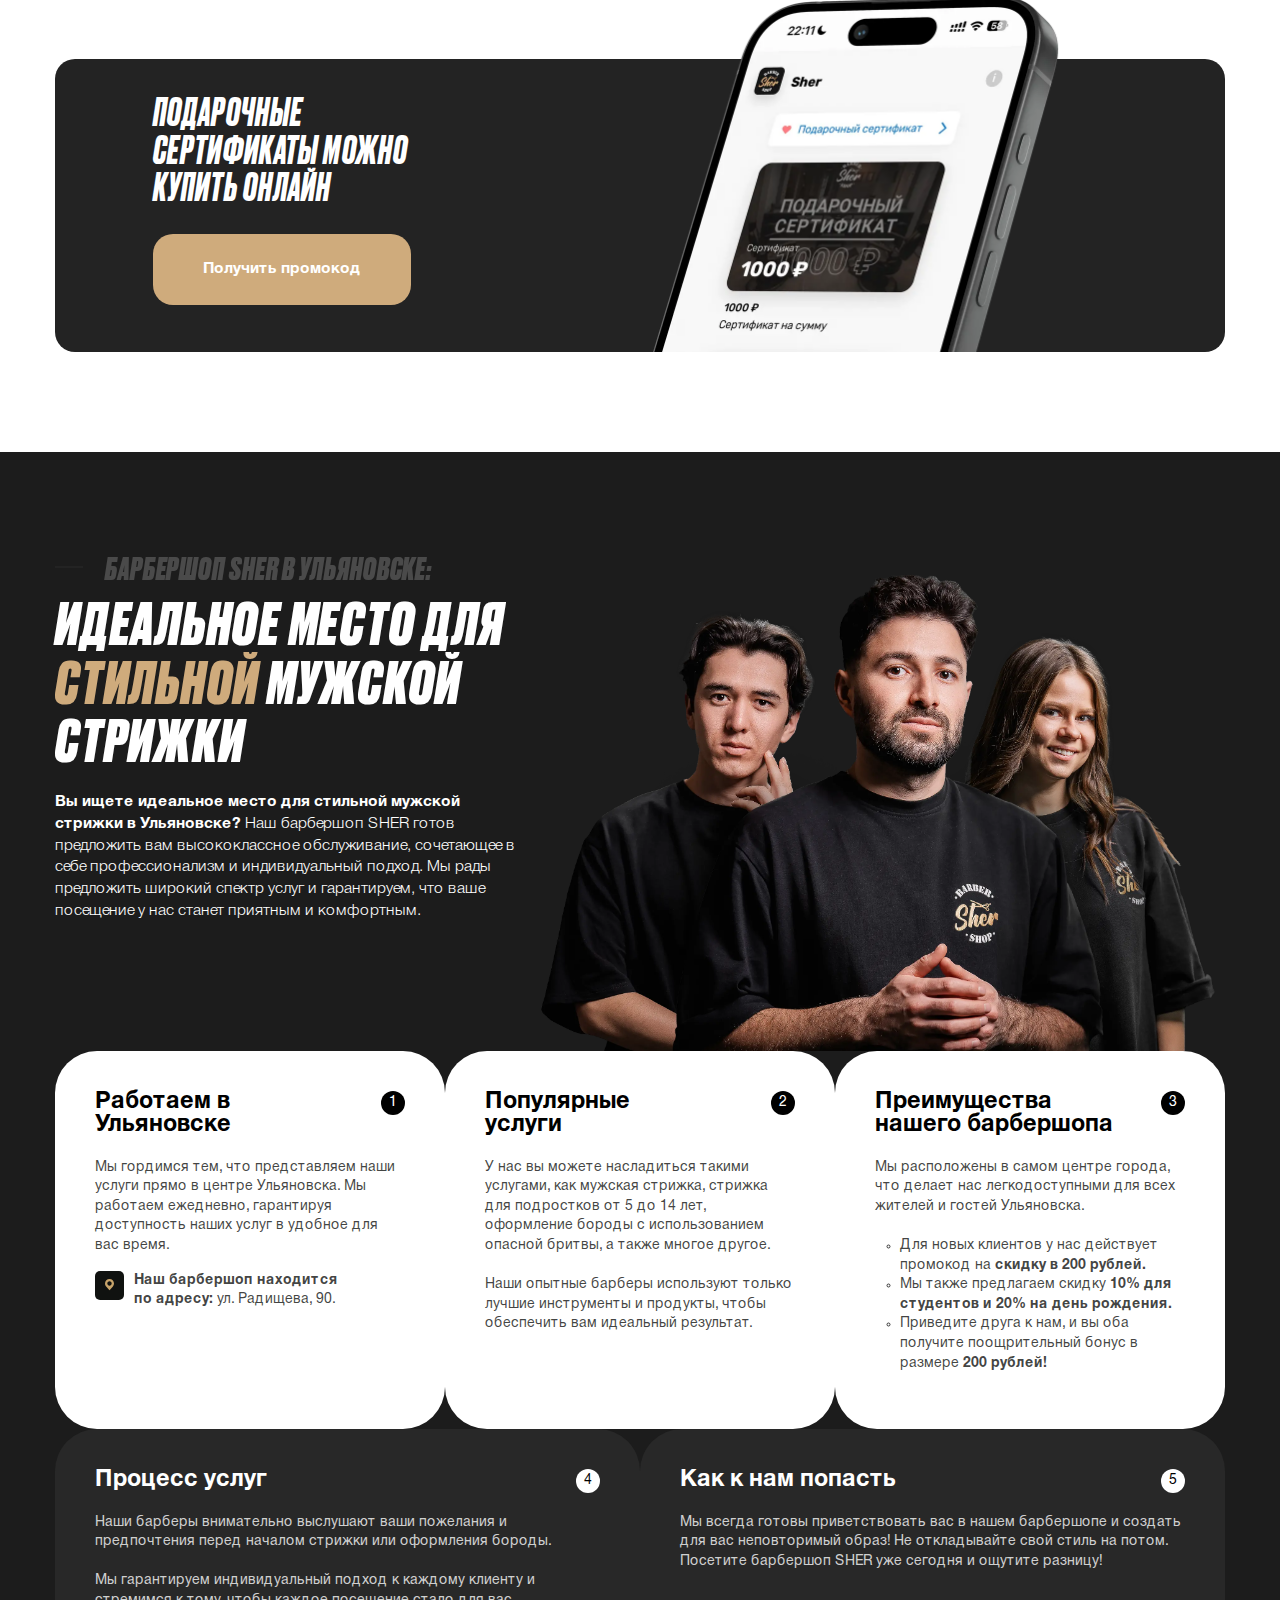
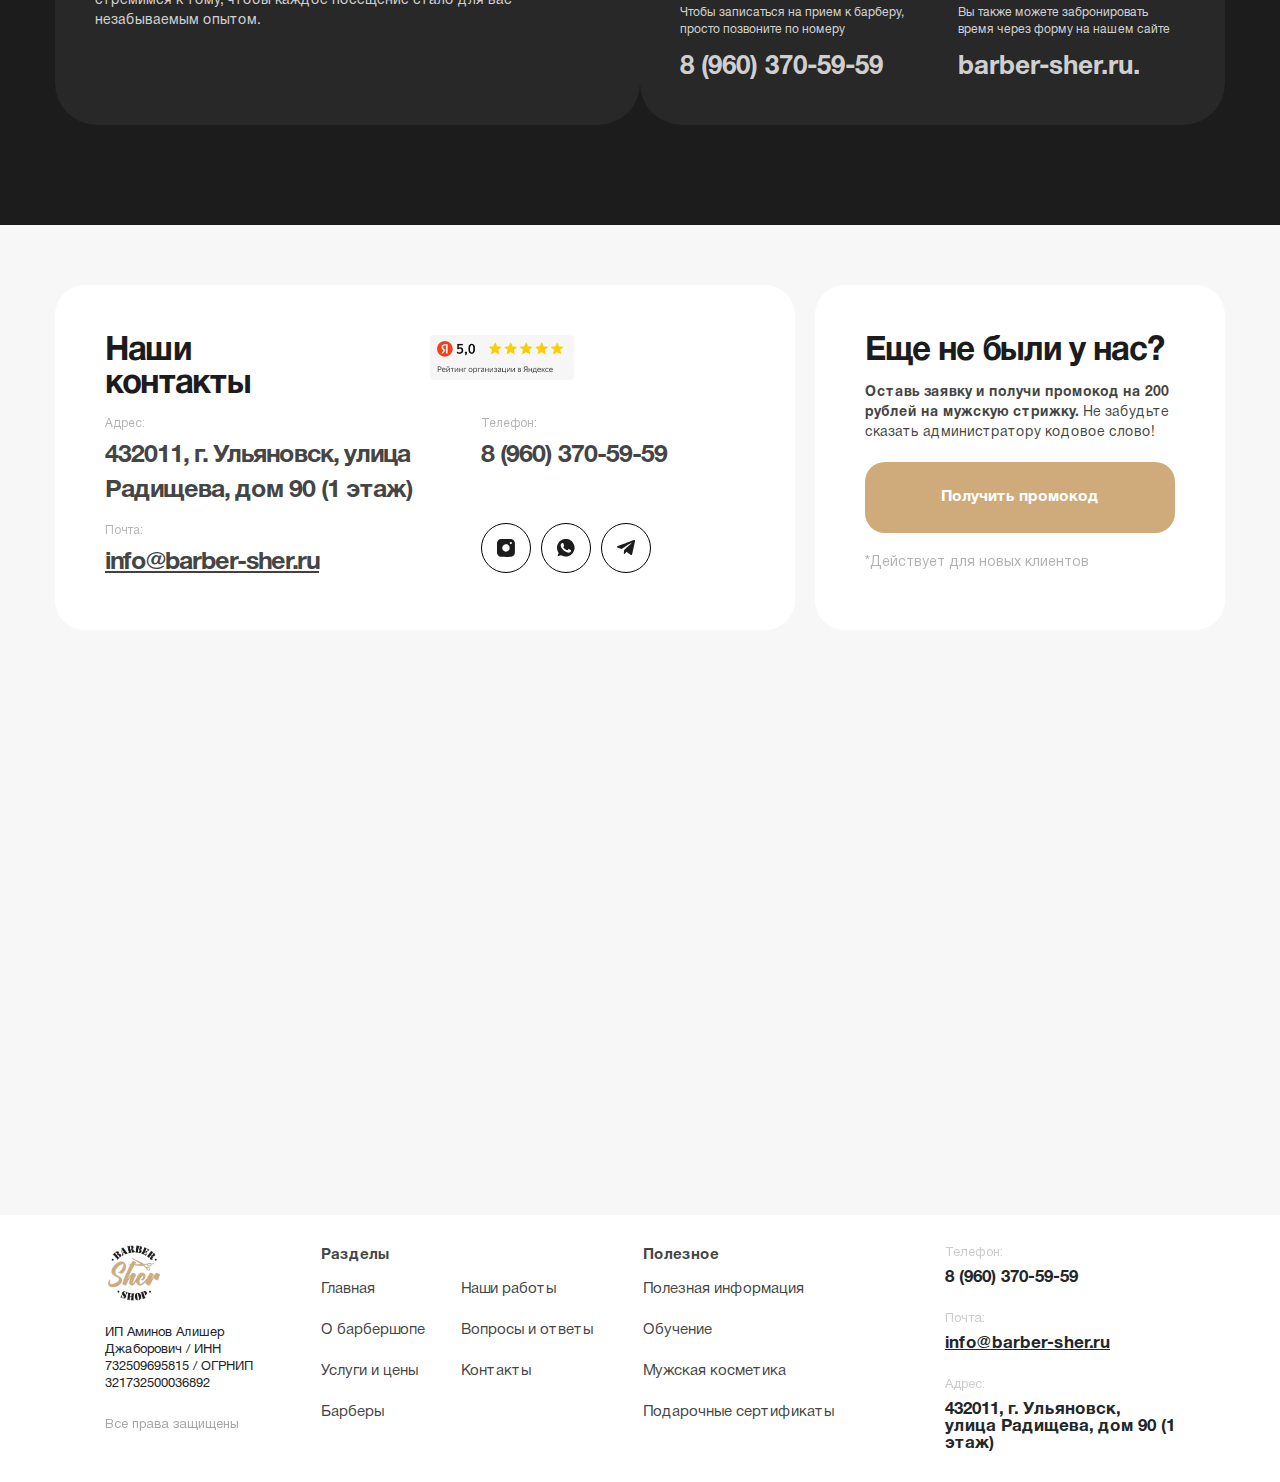
<file: discounts.html>
<!DOCTYPE html><html lang="ru" class="page"><head><meta charset="UTF-8"><meta name="viewport" content="width=device-width,initial-scale=1"><link rel="shortcut icon" href="favicon.ico" type="image/x-icon"><meta http-equiv="X-UA-Compatible" content="ie=edge"><meta name="theme-color" content="#111111"><title>Sher</title><link rel="stylesheet" href="https://cdn.jsdelivr.net/npm/@fancyapps/ui@5.0/dist/fancybox/fancybox.css"><link rel="stylesheet" href="css/vendor.css"><link rel="stylesheet" href="css/main.css"><script src="https://api-maps.yandex.ru/2.0-stable/?apikey=06c7a748-e56b-4fd4-bdfc-e2afc4186fcf&load=package.full&lang=ru-RU"></script><script defer="defer" src="https://cdn.jsdelivr.net/npm/@fancyapps/ui@5.0/dist/fancybox/fancybox.umd.js"></script><script defer="defer" src="js/main.js"></script></head><body class="page__body"><div class="site-container"><header class="header"><div class="container"><div class="header__navigation"><a class="header__logo visible-tablet" href=""><img src="./img/logo-mob.webp" alt=""></a><div class="header__address"><svg width="13" height="17" viewBox="0 0 13 17" fill="none" xmlns="http://www.w3.org/2000/svg"><path d="M6.38847 0.955078C9.91983 0.955078 12.7769 3.79656 12.7769 7.32634C12.7769 8.92196 12.1834 10.3702 11.2142 11.4912C10.9613 11.8165 11.2142 11.4912 10.9613 11.8165L7.72916 15.4772C7.471 15.8059 7.72916 15.4772 7.471 15.8059L6.40741 17.0003L5.3593 15.8076L5.10459 15.4772L1.96714 11.9318C1.95886 11.9229 1.95029 11.9143 1.94133 11.906C1.92575 11.891 1.90468 11.868 1.87593 11.8389C0.719892 10.6824 0 9.09062 0 7.32634C0 3.79647 2.85711 0.955078 6.38847 0.955078ZM6.39024 4.22332C4.67941 4.22332 3.28377 5.61891 3.28377 7.32978C3.28377 9.04057 4.67941 10.438 6.39024 10.438C8.10106 10.438 9.49842 9.04057 9.49842 7.32978C9.49842 5.61891 8.10106 4.22332 6.39024 4.22332Z" fill="#C8A46A"/></svg><div class="header__address-text"><span class="header__address-city">г. Ульяновск,</span> <span class="header__address-place">ул. Радищева, 90</span></div></div><nav class="menu" data-menu><ul class="menu__list list-reset"><li class="menu__item"><a href="" class="menu__link">Главная</a></li><li class="menu__item"><a href="" class="menu__link menu__link">Услуги</a></li><li class="menu__item"><a href="" class="menu__link">Работы</a></li><li class="menu__item"><a href="" class="menu__logo"><picture><source srcset="./img/logo-black.webp" media="(max-width: 1024px)"><img class="menu__item-logo" src="./img/logo.webp" alt=""></picture></a></li><li class="menu__item"><a href="" class="menu__link">Отзывы</a></li><li class="menu__item"><a href="" class="menu__link">Обучение</a></li><li class="menu__item"><a href="" class="menu__link">Контакты</a></li></ul></nav><a class="header__phone" href="tel:89603705959"><svg class="visible-tablet" width="10" height="10" viewBox="0 0 10 10" fill="none" xmlns="http://www.w3.org/2000/svg"><path d="M1.82695 0.172369C1.70557 0.218608 1.59383 0.293745 1.41658 0.4498C1.32025 0.532644 1.17383 0.657874 1.08906 0.729158C0.27988 1.40155 -0.111221 2.45347 0.0274948 3.57861C0.187403 4.86366 0.954194 6.23926 2.36062 7.75935C3.47805 8.96734 4.60126 9.69945 5.72255 9.94605C5.94796 9.99615 5.99227 10 6.42576 10C6.8342 10 6.91127 9.99615 7.08466 9.95761C7.60292 9.84394 8.08842 9.59927 8.4776 9.2544C8.94962 8.83633 9.02861 8.76119 9.08834 8.67642C9.31375 8.34697 9.22127 7.99055 8.80127 7.56284C8.51999 7.27578 8.00365 6.84421 7.75705 6.69009C7.31586 6.41265 6.94595 6.36256 6.61264 6.53596C6.46429 6.61302 6.23888 6.7999 5.92099 7.10623C5.65127 7.36825 5.5453 7.4299 5.33915 7.44532C4.85365 7.48 4.17163 6.98871 3.35089 6.01385C2.85768 5.42623 2.53979 4.90219 2.44732 4.52072C2.35098 4.11421 2.44539 3.86375 2.79218 3.60944C3.05034 3.42063 3.39713 3.11045 3.48768 2.991C3.78053 2.60375 3.73236 2.13558 3.32778 1.45742C3.05998 1.00659 2.78833 0.623196 2.61493 0.447874C2.38759 0.218608 2.27392 0.158882 2.05236 0.151176C1.95796 0.149249 1.87126 0.156956 1.82695 0.172369Z" fill="white"/></svg> 8 (960) 370 59-59</a> <button class="burger" aria-label="Открыть меню" aria-expanded="false" data-burger><span class="burger__line"></span></button></div></div></header><main class="main"><section class="hero hero-tamplate hero-discounts"><div class="container-right"><div class="hero__content"><div class="hero__info"><div class="hero__info-content"><ul class="breadcrumb list-reset"><li class="breadcrumb__item"><a class="breadcrumb__link" href="">Главная</a></li><li class="breadcrumb__item"><a class="breadcrumb__link breadcrumb__link--active" href="">Скидки</a></li></ul><div class="hero__info-title-wrapper"><h1 class="hero__title h1">Скидка 10%<br>для студентов</h1></div><span class="hero__text">Скидка 10% распространяется только на услугу мужская стрижка и только на стрижку у младшего барбера, барбера и старшего барбера.</span><div class="hero-discounts__condition"><div class="hero-discounts__icon"><svg width="24" height="24" viewBox="0 0 24 24" fill="none" xmlns="http://www.w3.org/2000/svg"><path d="M12 22C17.5228 22 22 17.5228 22 12C22 6.47715 17.5228 2 12 2C6.47715 2 2 6.47715 2 12C2 17.5228 6.47715 22 12 22Z" stroke="#785B2D" stroke-width="1.5" stroke-linecap="round" stroke-linejoin="round"/><path d="M9 15L15 9" stroke="#785B2D" stroke-width="1.5" stroke-linecap="round" stroke-linejoin="round"/><path d="M14.4945 14.5H14.5035" stroke="#785B2D" stroke-width="2" stroke-linecap="round" stroke-linejoin="round"/><path d="M9.49451 9.5H9.50349" stroke="#785B2D" stroke-width="2" stroke-linecap="round" stroke-linejoin="round"/></svg></div><span class="hero-discounts__condition-text">Срок действия скидки: исключительно по понедельникам и вторникам.</span></div><span class="hero-discounts__text"><span>Условия с галочкой:</span> необходимо предъявить студенческий билет или зачетку. </span><a class="hero__promocode-link hero__consultation-link btn-1" href="">Записаться</a></div><img class="hero__img visible-tablet" src="./img/discounts-img.webp" alt=""></div><div class="hero__img-wrapper"><img class="hero__img hidden-tablet" src="./img/discounts-img.webp" alt=""></div></div></div></section><section class="stocks"><div class="container"><div class="stocks__content"><div class="stocks__head"><h2 class="stocks__title h2">у нас часто проходят акции</h2><span class="stocks__subtitle">Выберите, что подойдет именно вам</span></div><div class="stocks__stock stocks__stock-invite"><div class="stocks__stock-head"><h3 class="stocks__stock-title h3">приведи друга <span>-200р на любую услугу</span></h3><img class="stocks__stock-img visible-mobile" src="./img/stock-img-invite.webp" alt=""></div><div class="stocks__stock-links"><a class="stocks__stock-link-use stocks__stock-link-use--w100" href="">Воспользоваться акцией <svg width="17" height="17" viewBox="0 0 17 17" fill="none" xmlns="http://www.w3.org/2000/svg"><path opacity="0.4" d="M16.85 1C16.85 0.530558 16.4694 0.15 16 0.150001L8.35 0.150001C7.88056 0.150001 7.5 0.530558 7.5 1C7.5 1.46944 7.88056 1.85 8.35 1.85L15.15 1.85L15.15 8.65C15.15 9.11944 15.5306 9.5 16 9.5C16.4694 9.5 16.85 9.11944 16.85 8.65L16.85 1ZM1.60104 16.601L16.601 1.60104L15.399 0.398959L0.398959 15.399L1.60104 16.601Z" fill="white"></path></svg></a></div></div><div class="stocks__stock"><div class="stocks__stock-head"><h3 class="stocks__stock-title h3">Студенческая<br>халява <span>скидка 10%</span></h3><img class="stocks__stock-img" src="./img/stock-img-1.webp" alt=""></div><div class="stocks__stock-links"><a class="stocks__stock-link-use stocks__stock-link-use--w100" href="">Воспользоваться акцией <svg width="17" height="17" viewBox="0 0 17 17" fill="none" xmlns="http://www.w3.org/2000/svg"><path opacity="0.4" d="M16.85 1C16.85 0.530558 16.4694 0.15 16 0.150001L8.35 0.150001C7.88056 0.150001 7.5 0.530558 7.5 1C7.5 1.46944 7.88056 1.85 8.35 1.85L15.15 1.85L15.15 8.65C15.15 9.11944 15.5306 9.5 16 9.5C16.4694 9.5 16.85 9.11944 16.85 8.65L16.85 1ZM1.60104 16.601L16.601 1.60104L15.399 0.398959L0.398959 15.399L1.60104 16.601Z" fill="white"></path></svg></a></div></div><div class="stocks__stock stocks__stock--accent"><div class="stocks__stock-head"><h3 class="stocks__stock-title h3">Подарок на день<br>рождения <span>скидка 20%</span></h3><img class="stocks__stock-img" src="./img/stock-img-2.webp" alt=""></div><div class="stocks__stock-links"><a class="stocks__stock-link-use stocks__stock-link-use--w100 stocks__stock-link-use--border" href="">Воспользоваться акцией <svg width="17" height="17" viewBox="0 0 17 17" fill="none" xmlns="http://www.w3.org/2000/svg"><path opacity="0.4" d="M16.85 1C16.85 0.530558 16.4694 0.15 16 0.150001L8.35 0.150001C7.88056 0.150001 7.5 0.530558 7.5 1C7.5 1.46944 7.88056 1.85 8.35 1.85L15.15 1.85L15.15 8.65C15.15 9.11944 15.5306 9.5 16 9.5C16.4694 9.5 16.85 9.11944 16.85 8.65L16.85 1ZM1.60104 16.601L16.601 1.60104L15.399 0.398959L0.398959 15.399L1.60104 16.601Z" fill="#C8A46A"></path></svg></a></div></div></div></div></section><section class="gift-certificate"><div class="container"><div class="gift-certificate__content"><div class="gift-certificate__info"><h3 class="gift-certificate__title h3">ПОДАРОЧНЫЕ<br>СЕРТИФИКАТЫ МОЖНО<br>КУПИТЬ ОНЛАЙН</h3><a class="gift-certificate__link btn-1" href="">Получить промокод</a></div><img class="gift-certificate__img" src="./img/gift-certificate-img.webp" alt=""></div></div></section><section class="about"><div class="container"><div class="about__content"><div class="about__info"><span class="about__uptitel">БАРБЕРШОП SHER В УЛЬЯНОВСКЕ:</span><h2 class="about__title h2">ИДЕАЛЬНОЕ МЕСТО ДЛЯ <span class="accent-color">СТИЛЬНОЙ</span> МУЖСКОЙ СТРИЖКИ</h2><p class="about__text"><span>Вы ищете идеальное место для стильной мужской стрижки в Ульяновске?</span> Наш барбершоп SHER готов предложить вам высококлассное обслуживание, сочетающее в себе профессионализм и индивидуальный подход. Мы рады предложить широкий спектр услуг и гарантируем, что ваше посещение у нас станет приятным и комфортным.</p></div><img class="about__img" src="./img/about-img.webp" alt=""></div><ul class="about__list list-reset"><li class="about__item"><h4 class="about__item-title h4">Работаем в Ульяновске <span class="about__item-num">1</span></h4><p class="about__item-text">Мы гордимся тем, что представляем наши услуги прямо в центре Ульяновска. Мы работаем ежедневно, гарантируя доступность наших услуг в удобное для вас время.</p><div class="about__item-addres"><svg width="29" height="29" viewBox="0 0 29 29" fill="none" xmlns="http://www.w3.org/2000/svg"><rect width="29" height="29" rx="5" fill="#101210"/><path d="M14.5 8C16.9875 8 19 10.0015 19 12.4879C19 13.6118 18.5819 14.632 17.8992 15.4216C17.721 15.6507 17.8992 15.4216 17.721 15.6507L15.4444 18.2293C15.2625 18.4608 15.4444 18.2293 15.2625 18.4608L14.5133 19.3021L13.7751 18.462L13.5956 18.2293L11.3856 15.732C11.3798 15.7256 11.3738 15.7196 11.3675 15.7138C11.3565 15.7032 11.3416 15.687 11.3214 15.6665C10.5071 14.8519 10 13.7306 10 12.4879C10 10.0015 12.0125 8 14.5 8ZM14.5012 10.3021C13.2961 10.3021 12.3131 11.2852 12.3131 12.4903C12.3131 13.6954 13.2961 14.6797 14.5012 14.6797C15.7063 14.6797 16.6906 13.6954 16.6906 12.4903C16.6906 11.2852 15.7063 10.3021 14.5012 10.3021Z" fill="#C8A46A"/></svg> <span class="about__item-addres-text"><span>Наш барбершоп находится<br>по адресу:</span> ул. Радищева, 90.</span></div></li><li class="about__item"><h4 class="about__item-title h4">Популярные<br>услуги <span class="about__item-num">2</span></h4><p class="about__item-text">У нас вы можете насладиться такими услугами, как мужская стрижка, стрижка для подростков от 5 до 14 лет, оформление бороды с использованием опасной бритвы, а также многое другое.<br><br>Наши опытные барберы используют только лучшие инструменты и продукты, чтобы обеспечить вам идеальный результат.</p></li><li class="about__item"><h4 class="about__item-title h4">Преимущества<br>нашего барбершопа <span class="about__item-num">3</span></h4><p class="about__item-text">Мы расположены в самом центре города, что делает нас легкодоступными для всех жителей и гостей Ульяновска.<br><br></p><ul><li>Для новых клиентов у нас действует промокод на <b>скидку в 200 рублей.</b></li><li>Мы также предлагаем скидку <b>10% для студентов и 20% на день рождения.</b></li><li>Приведите друга к нам, и вы оба получите поощрительный бонус в размере <b>200 рублей!</b></li></ul><p></p></li><li class="about__item about__item--dark col-2"><h4 class="about__item-title h4">Процесс услуг <span class="about__item-num">4</span></h4><p class="about__item-text">Наши барберы внимательно выслушают ваши пожелания и предпочтения перед началом стрижки или оформления бороды.<br><br>Мы гарантируем индивидуальный подход к каждому клиенту и стремимся к тому, чтобы каждое посещение стало для вас незабываемым опытом.</p></li><li class="about__item about__item--dark col-2"><h4 class="about__item-title h4">Как к нам попасть <span class="about__item-num">5</span></h4><p class="about__item-text">Мы всегда готовы приветствовать вас в нашем барбершопе и создать для вас неповторимый образ! Не откладывайте свой стиль на потом. Посетите барбершоп SHER уже сегодня и ощутите разницу!</p><br><br><div class="about__item-appointments"><p class="about__item-appointments-text">Чтобы записаться на прием к барберу, просто позвоните по номеру <a class="about__item-appointments-link" href="tel:89603705959">8 (960) 370-59-59</a></p><p class="about__item-appointments-text">Вы также можете забронировать время через форму на нашем сайте <a class="about__item-appointments-link" href="">barber-sher.ru.</a></p></div></li></ul></div></section><section class="contacts"><div class="container"><div class="contacts__content"><div class="contacts__info"><div class="contacts__info-head"><h2 class="contacts__info-title">Наши<br>контакты</h2><img class="contacts__info-rating" src="./img/contacts-rating.webp" alt=""></div><ul class="contacts__info-list list-reset"><li class="contacts__info-item"><span class="contacts__info-name">Адрес:</span> <span class="contacts__info-text">432011, г. Ульяновск, улица Радищева, дом 90 (1 этаж)</span></li><li class="contacts__info-item"><span class="contacts__info-name">Телефон:</span> <a class="contacts__info-text" href="tel:89603705959">8 (960) 370-59-59</a></li><li class="contacts__info-item"><div class="contacts__info-social"><a class="contacts__info-social-link" href=""><svg width="18" height="18" viewBox="0 0 18 18" fill="none" xmlns="http://www.w3.org/2000/svg"><path d="M3.60801 0.0721779C2.2699 0.352411 1.16297 1.1721 0.528942 2.35258C0.28724 2.79745 0.129608 3.25984 0.0350293 3.79579C0.0140117 3.9324 0 5.7259 0 8.97661C0 13.8597 0 13.9543 0.0735614 14.3011C0.266222 15.2539 0.7181 16.077 1.40117 16.7181C2.0317 17.3101 2.7603 17.6849 3.63253 17.86C3.97932 17.9336 4.0739 17.9336 8.96749 17.9336C13.8611 17.9336 13.9557 17.9336 14.3024 17.86C15.2552 17.6674 16.0784 17.2155 16.7195 16.5324C17.3115 15.9019 17.6863 15.1733 17.8614 14.3011C17.935 13.9543 17.935 13.8597 17.935 8.97661C17.935 5.7259 17.921 3.9324 17.8999 3.79579C17.6477 2.34207 16.793 1.15458 15.5215 0.496031C15.1151 0.285856 14.7788 0.166756 14.3024 0.0721779C13.9557 -0.00138474 13.8681 -0.00138474 8.94297 0.00211906C4.08791 0.00211906 3.93028 0.00562096 3.60801 0.0721779ZM14.2114 3.0882C14.4846 3.18978 14.7438 3.449 14.8489 3.72923C15.1186 4.44032 14.5827 5.20046 13.8155 5.19696C12.7647 5.18995 12.3338 3.83782 13.1885 3.22481C13.5038 2.99712 13.8506 2.95158 14.2114 3.0882ZM9.82571 5.35459C10.5333 5.52973 11.0412 5.82048 11.5772 6.35643C12.2848 7.06402 12.621 7.82415 12.6701 8.80847C12.7191 9.85585 12.3513 10.8051 11.5982 11.5688C10.8556 12.3254 9.86424 12.7177 8.80986 12.6687C7.82553 12.6197 7.0654 12.2834 6.35781 11.5758C5.81836 11.0363 5.53462 10.5354 5.34897 9.80681C5.24038 9.37945 5.24038 8.55276 5.34897 8.1254C5.52061 7.45284 5.81486 6.91339 6.28425 6.41948C6.84822 5.82748 7.52428 5.45617 8.32295 5.30555C8.70127 5.23549 9.44739 5.26001 9.82571 5.35459Z" fill="#1C1C1C"/></svg> </a><a class="contacts__info-social-link" href=""><svg width="18" height="18" viewBox="0 0 18 18" fill="none" xmlns="http://www.w3.org/2000/svg"><path d="M7.90869 0.0115318C6.27484 0.186588 4.77828 0.776972 3.44305 1.77582C3.00713 2.1019 2.11125 2.99778 1.78517 3.4337C0.892729 4.62477 0.343534 5.89821 0.0963961 7.34671C0.00371943 7.88218 -0.0306052 9.11787 0.0311792 9.67736C0.189073 11.1465 0.669618 12.4748 1.47282 13.6659L1.6513 13.9302L1.09868 15.564C0.79662 16.4633 0.552914 17.2013 0.556347 17.2048C0.559779 17.2116 1.30462 16.9782 2.2108 16.6865C3.11697 16.3947 3.88927 16.1544 3.9236 16.1544C3.95792 16.1544 4.06776 16.2025 4.16387 16.2643C5.26226 16.9508 6.53227 17.3833 7.88123 17.5274C8.44073 17.5892 9.67641 17.5549 10.2119 17.4622C11.6604 17.2151 12.9373 16.6659 14.1249 15.7734C14.5608 15.4473 15.4567 14.5515 15.7828 14.1155C16.6889 12.9039 17.2416 11.603 17.4921 10.0961C17.5814 9.55379 17.5814 7.99545 17.4921 7.45312C17.2416 5.94627 16.6889 4.64536 15.7828 3.4337C15.4567 2.99778 14.5608 2.1019 14.1249 1.77582C12.9373 0.88681 11.6672 0.337616 10.2119 0.0870457C9.87893 0.0286942 9.62149 0.0115318 8.92127 0.00466728C8.44073 -0.00219727 7.98421 0.00123405 7.90869 0.0115318ZM6.02084 4.08587C6.11008 4.12363 6.16157 4.18541 6.24051 4.34331C6.4396 4.73461 7.17071 6.53322 7.17071 6.62933C7.17071 6.79066 7.03685 7.00347 6.7039 7.38447C6.52884 7.58012 6.36752 7.77577 6.34692 7.8101C6.25424 7.98515 6.34349 8.21856 6.68673 8.70597C7.43845 9.77347 8.29656 10.5217 9.37779 11.0401C10.2359 11.4554 10.3423 11.4279 10.8949 10.6625C11.2931 10.1099 11.451 9.97942 11.681 10.0309C11.9144 10.0824 13.9155 11.0572 14.0013 11.1636C14.1249 11.3112 14.0151 12.1213 13.816 12.5091C13.5311 13.0721 12.6489 13.5904 11.8457 13.6659C11.0116 13.7483 9.02425 13.0549 7.84691 12.2723C6.65584 11.4794 5.43045 10.1819 4.47623 8.7094C3.99568 7.96799 3.70392 7.10987 3.70392 6.44054C3.70392 5.71973 3.92703 5.10875 4.39041 4.56298C4.60323 4.30555 4.80231 4.16482 5.05288 4.0893C5.25196 4.02409 5.86981 4.02409 6.02084 4.08587Z" fill="#1C1C1C"/></svg> </a><a class="contacts__info-social-link" href=""><svg width="19" height="16" viewBox="0 0 19 16" fill="none" xmlns="http://www.w3.org/2000/svg"><path d="M16.8579 0.0231047C16.6929 0.063364 0.452412 6.27532 0.271247 6.36792C-0.0910839 6.55311 -0.0910839 7.21336 0.275273 7.40258C0.335661 7.43478 1.32603 7.78101 2.47341 8.1675L4.5548 8.87606L9.47445 5.86871C12.1758 4.21406 14.4263 2.86136 14.4746 2.86136C14.527 2.85734 14.5551 2.88149 14.5551 2.93785C14.5551 2.99019 13.3957 4.08524 10.9036 6.38C8.89472 8.22789 7.2119 9.77786 7.16761 9.82214C7.09514 9.89863 7.07502 10.0556 6.94619 11.8311C6.86969 12.8939 6.80528 13.7957 6.80528 13.836C6.80528 13.9648 6.98645 14.1097 7.14748 14.1097C7.28436 14.1097 7.36891 14.0373 8.48408 12.9422L9.67172 11.7787L10.1629 12.1531C11.6283 13.2723 13.8345 14.931 13.9593 15.0035C14.1284 15.1081 14.5028 15.1162 14.6799 15.0236C14.8088 14.9552 14.9859 14.778 15.0503 14.6532C15.0745 14.6089 15.7549 11.5613 16.5641 7.88568C17.5947 3.19954 18.0375 1.1262 18.0375 0.961139C18.0375 0.679326 17.9409 0.453876 17.7517 0.27271C17.5182 0.0512857 17.1559 -0.0493612 16.8579 0.0231047Z" fill="#1C1C1C"/></svg></a></div></li><li class="contacts__info-item"><span class="contacts__info-name">Почта:</span> <a class="contacts__info-text contacts__info-mail" href="mailto:info@barber-sher.ru">info@barber-sher.ru</a></li></ul></div><div class="contacts__promocode"><h2 class="contacts__info-title contacts__promocode-title">Еще не были у нас?</h2><p class="contacts__promocode-text"><span>Оставь заявку и получи промокод на 200 рублей на мужскую стрижку.</span> Не забудьте сказать администратору кодовое слово!</p><a class="contacts__promocode-link btn-1" href="">Получить промокод</a> <span class="contacts__promocode-additionally">*Действует для новых клиентов</span></div></div><div class="contacts__map-wrapper"><div class="contacts__map"><iframe src="https://yandex.ru/map-widget/v1/?ll=48.402341%2C54.330476&mode=search&ol=geo&ouri=ymapsbm1%3A%2F%2Fgeo%3Fdata%3DCgoxNTA5OTM4NTczEkHQoNC-0YHRgdC40Y8sINCj0LvRjNGP0L3QvtCy0YHQuiwg0YPQu9C40YbQsCDQoNCw0LTQuNGJ0LXQstCwLCA5MCIKDf6bQUIVaFJZQg%2C%2C&z=17.13" width="100%" height="100%" frameborder="0" allowfullscreen="true" style="position:relative;"></iframe></div></div></div></section></main><footer class="footer"><div class="container"><div class="footer__content"><div class="footer__info"><img class="footer__logo" src="./img/logo-black.webp" alt=""> <span class="footer__info-text">ИП Аминов Алишер<br>Джаборович / ИНН<br>732509695815 / ОГРНИП<br>321732500036892 </span><span class="footer__info-reserved">Все права защищены</span></div><nav class="footer__nav"><ul class="footer__nav-list list-reset"><li class="footer__nav-block"><span class="footer__nav-name">Разделы</span><ul class="footer__nav-item-list list-reset"><li class="footer__nav-item col-2"><a class="footer__nav-link" href="">Главная </a><a class="footer__nav-link" href="">Наши работы </a><a class="footer__nav-link" href="">О барбершопе </a><a class="footer__nav-link" href="">Вопросы и ответы </a><a class="footer__nav-link" href="">Услуги и цены </a><a class="footer__nav-link" href="">Контакты </a><a class="footer__nav-link" href="">Барберы</a></li></ul></li><li class="footer__nav-block"><span class="footer__nav-name">Полезное</span><ul class="footer__nav-item-list list-reset"><li class="footer__nav-item"><a class="footer__nav-link" href="">Полезная информация </a><a class="footer__nav-link" href="">Обучение </a><a class="footer__nav-link" href="">Мужская косметика </a><a class="footer__nav-link" href="">Подарочные сертификаты</a></li></ul></li></ul></nav><ul class="footer__contacts list-reset"><li class="footer__contacts-item"><span class="footer__contacts-name">Телефон:</span> <a class="footer__contacts-text footer__contacts-link" href="tel:89603705959">8 (960) 370-59-59</a></li><li class="footer__contacts-item"><span class="footer__contacts-name">Почта:</span> <a class="footer__contacts-text footer__contacts-link footer__contacts-mail" href="mailto:info@barber-sher.ru">info@barber-sher.ru</a></li><li class="footer__contacts-item"><span class="footer__contacts-name">Адрес:</span> <span class="footer__contacts-text">432011, г. Ульяновск, улица Радищева, дом 90 (1 этаж)</span></li></ul></div></div></footer></div></body></html>
</file>
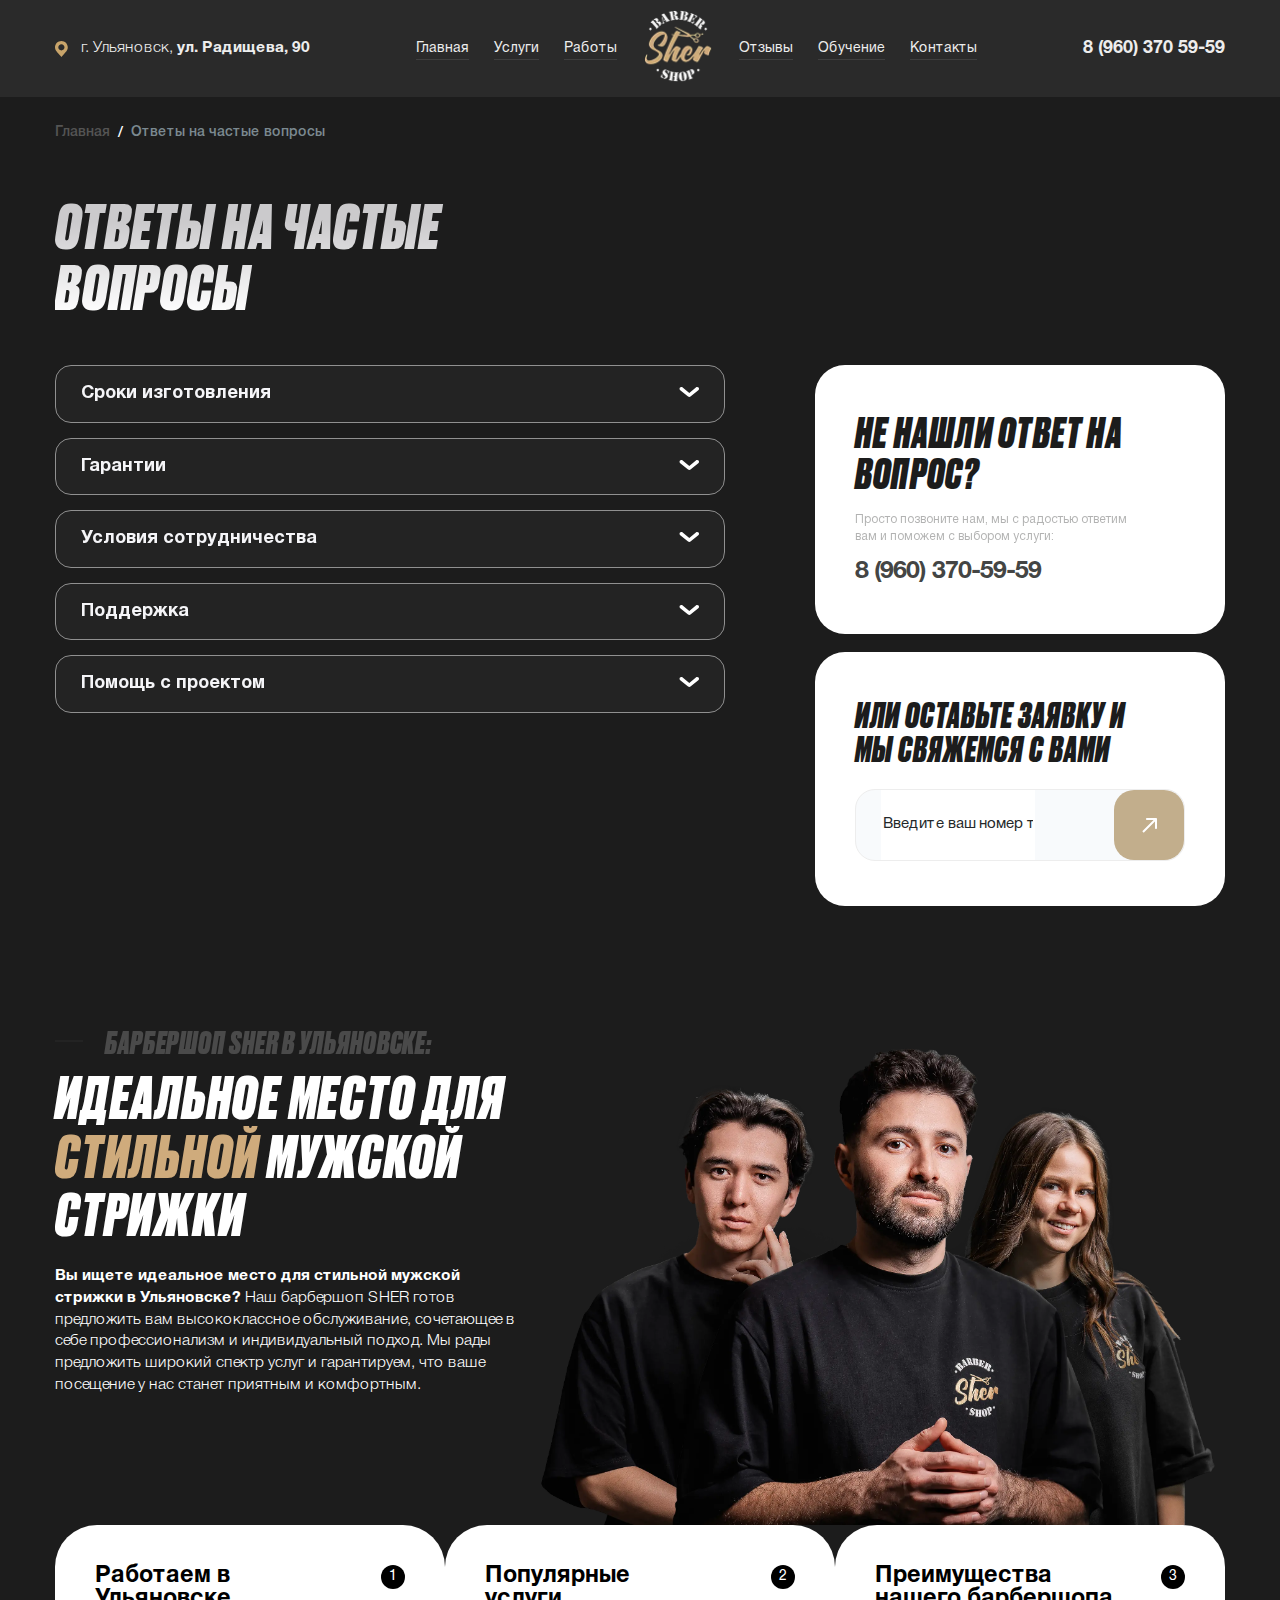
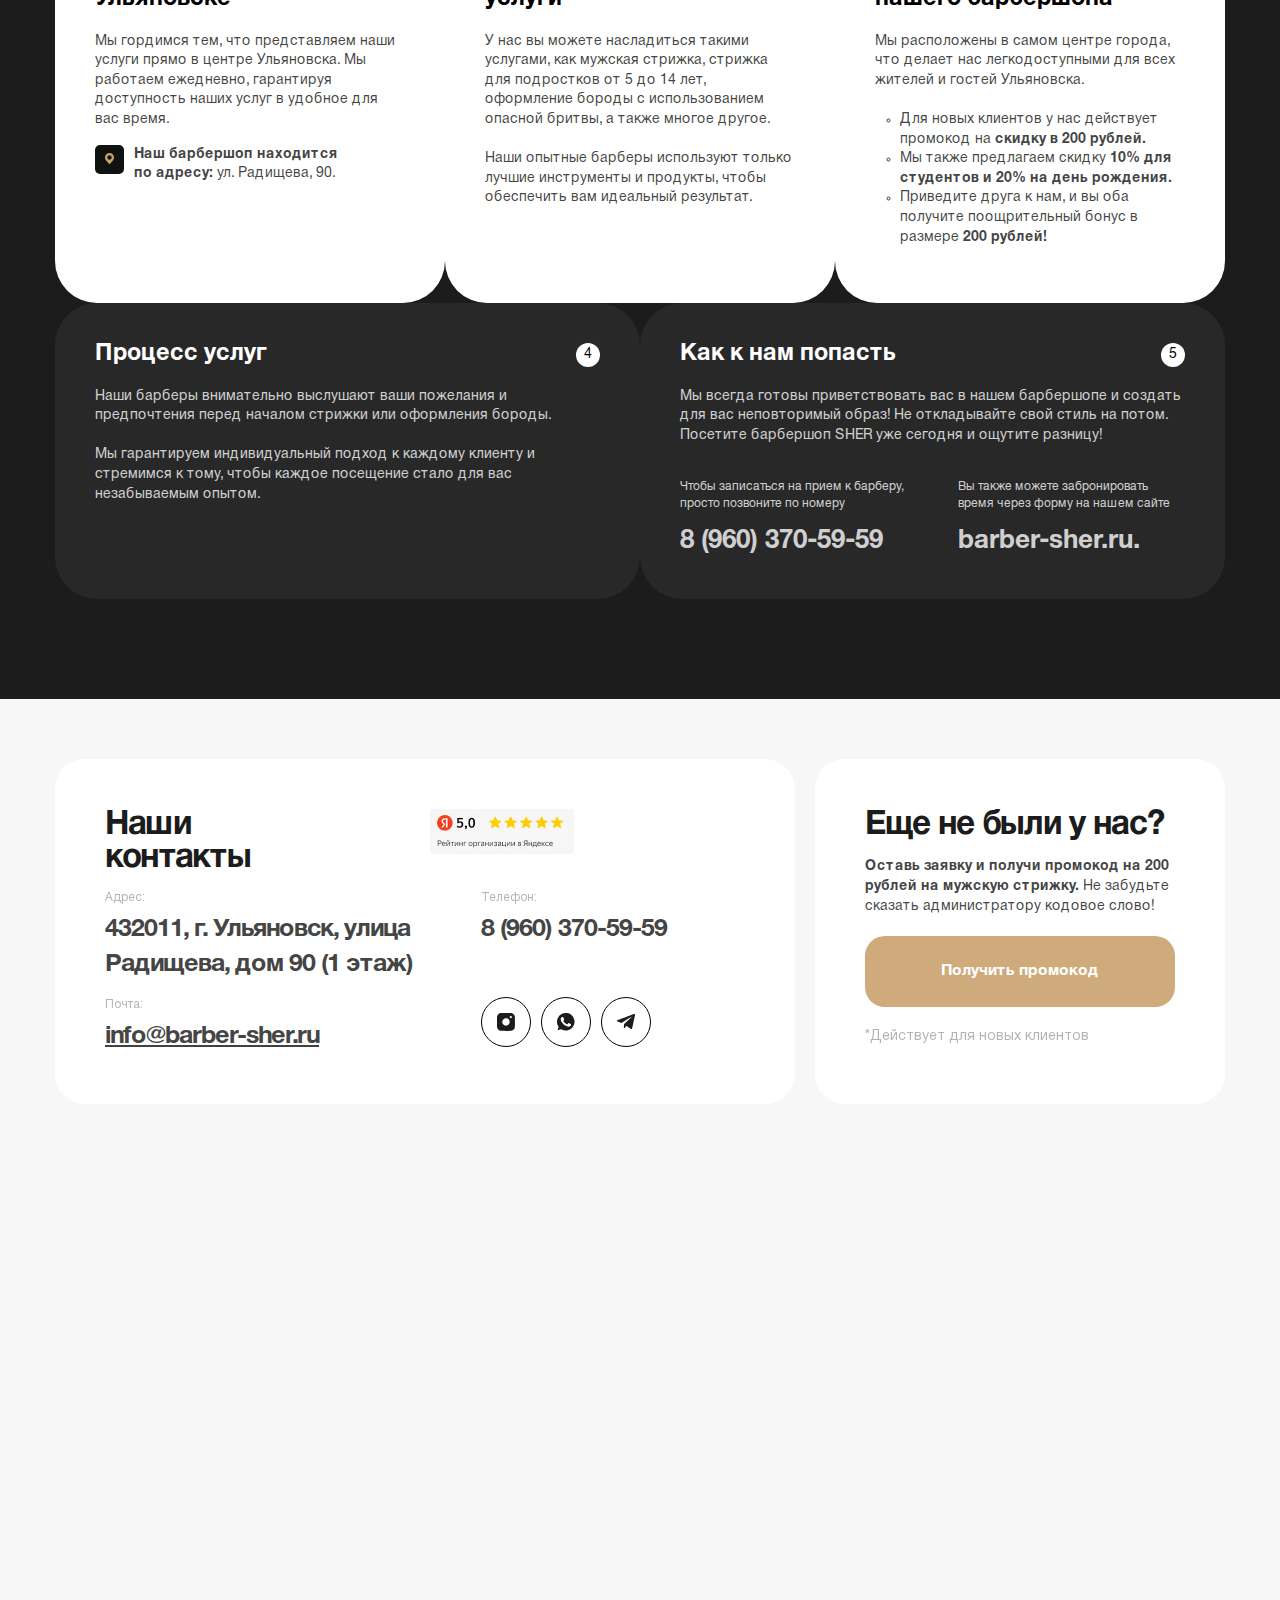
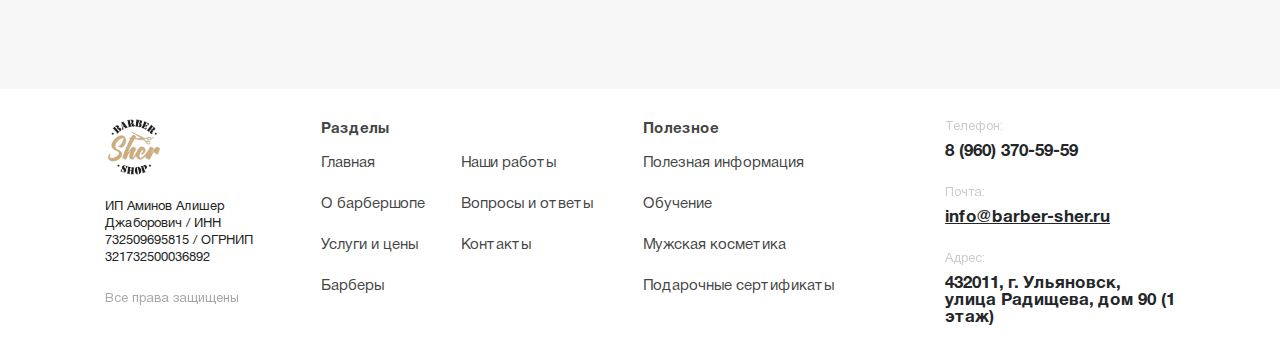
<file: faq.html>
<!DOCTYPE html><html lang="ru" class="page"><head><meta charset="UTF-8"><meta name="viewport" content="width=device-width,initial-scale=1"><link rel="shortcut icon" href="favicon.ico" type="image/x-icon"><meta http-equiv="X-UA-Compatible" content="ie=edge"><meta name="theme-color" content="#111111"><title>Sher</title><link rel="stylesheet" href="https://cdn.jsdelivr.net/npm/@fancyapps/ui@5.0/dist/fancybox/fancybox.css"><link rel="stylesheet" href="css/vendor.css"><link rel="stylesheet" href="css/main.css"><script src="https://api-maps.yandex.ru/2.0-stable/?apikey=06c7a748-e56b-4fd4-bdfc-e2afc4186fcf&load=package.full&lang=ru-RU"></script><script defer="defer" src="https://cdn.jsdelivr.net/npm/@fancyapps/ui@5.0/dist/fancybox/fancybox.umd.js"></script><script defer="defer" src="js/main.js"></script></head><body class="page__body"><div class="site-container"><header class="header"><div class="container"><div class="header__navigation"><a class="header__logo visible-tablet" href=""><img src="./img/logo-mob.webp" alt=""></a><div class="header__address"><svg width="13" height="17" viewBox="0 0 13 17" fill="none" xmlns="http://www.w3.org/2000/svg"><path d="M6.38847 0.955078C9.91983 0.955078 12.7769 3.79656 12.7769 7.32634C12.7769 8.92196 12.1834 10.3702 11.2142 11.4912C10.9613 11.8165 11.2142 11.4912 10.9613 11.8165L7.72916 15.4772C7.471 15.8059 7.72916 15.4772 7.471 15.8059L6.40741 17.0003L5.3593 15.8076L5.10459 15.4772L1.96714 11.9318C1.95886 11.9229 1.95029 11.9143 1.94133 11.906C1.92575 11.891 1.90468 11.868 1.87593 11.8389C0.719892 10.6824 0 9.09062 0 7.32634C0 3.79647 2.85711 0.955078 6.38847 0.955078ZM6.39024 4.22332C4.67941 4.22332 3.28377 5.61891 3.28377 7.32978C3.28377 9.04057 4.67941 10.438 6.39024 10.438C8.10106 10.438 9.49842 9.04057 9.49842 7.32978C9.49842 5.61891 8.10106 4.22332 6.39024 4.22332Z" fill="#C8A46A"/></svg><div class="header__address-text"><span class="header__address-city">г. Ульяновск,</span> <span class="header__address-place">ул. Радищева, 90</span></div></div><nav class="menu" data-menu><ul class="menu__list list-reset"><li class="menu__item"><a href="" class="menu__link">Главная</a></li><li class="menu__item"><a href="" class="menu__link menu__link">Услуги</a></li><li class="menu__item"><a href="" class="menu__link">Работы</a></li><li class="menu__item"><a href="" class="menu__logo"><picture><source srcset="./img/logo-black.webp" media="(max-width: 1024px)"><img class="menu__item-logo" src="./img/logo.webp" alt=""></picture></a></li><li class="menu__item"><a href="" class="menu__link">Отзывы</a></li><li class="menu__item"><a href="" class="menu__link">Обучение</a></li><li class="menu__item"><a href="" class="menu__link">Контакты</a></li></ul></nav><a class="header__phone" href="tel:89603705959"><svg class="visible-tablet" width="10" height="10" viewBox="0 0 10 10" fill="none" xmlns="http://www.w3.org/2000/svg"><path d="M1.82695 0.172369C1.70557 0.218608 1.59383 0.293745 1.41658 0.4498C1.32025 0.532644 1.17383 0.657874 1.08906 0.729158C0.27988 1.40155 -0.111221 2.45347 0.0274948 3.57861C0.187403 4.86366 0.954194 6.23926 2.36062 7.75935C3.47805 8.96734 4.60126 9.69945 5.72255 9.94605C5.94796 9.99615 5.99227 10 6.42576 10C6.8342 10 6.91127 9.99615 7.08466 9.95761C7.60292 9.84394 8.08842 9.59927 8.4776 9.2544C8.94962 8.83633 9.02861 8.76119 9.08834 8.67642C9.31375 8.34697 9.22127 7.99055 8.80127 7.56284C8.51999 7.27578 8.00365 6.84421 7.75705 6.69009C7.31586 6.41265 6.94595 6.36256 6.61264 6.53596C6.46429 6.61302 6.23888 6.7999 5.92099 7.10623C5.65127 7.36825 5.5453 7.4299 5.33915 7.44532C4.85365 7.48 4.17163 6.98871 3.35089 6.01385C2.85768 5.42623 2.53979 4.90219 2.44732 4.52072C2.35098 4.11421 2.44539 3.86375 2.79218 3.60944C3.05034 3.42063 3.39713 3.11045 3.48768 2.991C3.78053 2.60375 3.73236 2.13558 3.32778 1.45742C3.05998 1.00659 2.78833 0.623196 2.61493 0.447874C2.38759 0.218608 2.27392 0.158882 2.05236 0.151176C1.95796 0.149249 1.87126 0.156956 1.82695 0.172369Z" fill="white"/></svg> 8 (960) 370 59-59</a> <button class="burger" aria-label="Открыть меню" aria-expanded="false" data-burger><span class="burger__line"></span></button></div></div></header><main class="main"><section class="faq"><div class="container"><ul class="breadcrumb list-reset"><li class="breadcrumb__item"><a class="breadcrumb__link" href="">Главная</a></li><li class="breadcrumb__item"><a class="breadcrumb__link breadcrumb__link--active" href="">Ответы на частые вопросы</a></li></ul><h1 class="faq__title h1">Ответы на частые<br>вопросы</h1><div class="faq__content"><div class="accordion" data-accordion=""><div class="accordion__item" data-accordion-item=""><button class="accordion__head btn-reset"><span class="accordion__head-ques">Сроки изготовления</span><div class="accordion__head-indicator"><svg width="20" height="10" viewBox="0 0 20 10" fill="none" xmlns="http://www.w3.org/2000/svg"><path d="M10.4523 9.99226C10.8347 9.95702 11.1963 9.80938 11.4874 9.56993L19.3029 3.16681C19.6962 2.86557 19.9446 2.4246 19.9919 1.94501C20.0389 1.46535 19.8805 0.988221 19.5526 0.622201C19.225 0.256201 18.7559 0.0328798 18.253 0.0033474C17.7499 -0.0261803 17.2559 0.140572 16.8836 0.465625L10.2778 5.8795L3.67191 0.465625C3.29963 0.140813 2.80562 -0.0259361 2.30253 0.00359631C1.79967 0.032876 1.33057 0.256201 1.00293 0.622201C0.675045 0.988202 0.516687 1.4656 0.563673 1.94526C0.610922 2.42491 0.859362 2.86558 1.25265 3.16681L9.0682 9.56993C9.4506 9.88432 9.95011 10.0367 10.4521 9.9925L10.4523 9.99226Z" fill="white"/></svg></div></button><div class="accordion__content"><div class="accordion__content-body"><p class="accordion__text">Здравствуйте, да у нас есть скидочные карты и <span>подарочные сертификаты</span>, их приобрести вы можете приехав к нам в барбершоп.</p></div></div></div><div class="accordion__item" data-accordion-item=""><button class="accordion__head btn-reset"><span class="accordion__head-ques">Гарантии</span><div class="accordion__head-indicator"><svg width="20" height="10" viewBox="0 0 20 10" fill="none" xmlns="http://www.w3.org/2000/svg"><path d="M10.4523 9.99226C10.8347 9.95702 11.1963 9.80938 11.4874 9.56993L19.3029 3.16681C19.6962 2.86557 19.9446 2.4246 19.9919 1.94501C20.0389 1.46535 19.8805 0.988221 19.5526 0.622201C19.225 0.256201 18.7559 0.0328798 18.253 0.0033474C17.7499 -0.0261803 17.2559 0.140572 16.8836 0.465625L10.2778 5.8795L3.67191 0.465625C3.29963 0.140813 2.80562 -0.0259361 2.30253 0.00359631C1.79967 0.032876 1.33057 0.256201 1.00293 0.622201C0.675045 0.988202 0.516687 1.4656 0.563673 1.94526C0.610922 2.42491 0.859362 2.86558 1.25265 3.16681L9.0682 9.56993C9.4506 9.88432 9.95011 10.0367 10.4521 9.9925L10.4523 9.99226Z" fill="white"/></svg></div></button><div class="accordion__content"><div class="accordion__content-body"><p class="accordion__text">Lorem ipsum dolor sit amet consectetur adipisicing elit. Mollitia aliquam necessitatibus sunt qui voluptate! Itaque est alias consequuntur praesentium, quo ut ratione, aut dolore, deleniti aliquam a. Dignissimos, dolorum distinctio?</p></div></div></div><div class="accordion__item" data-accordion-item=""><button class="accordion__head btn-reset"><span class="accordion__head-ques">Условия сотрудничества</span><div class="accordion__head-indicator"><svg width="20" height="10" viewBox="0 0 20 10" fill="none" xmlns="http://www.w3.org/2000/svg"><path d="M10.4523 9.99226C10.8347 9.95702 11.1963 9.80938 11.4874 9.56993L19.3029 3.16681C19.6962 2.86557 19.9446 2.4246 19.9919 1.94501C20.0389 1.46535 19.8805 0.988221 19.5526 0.622201C19.225 0.256201 18.7559 0.0328798 18.253 0.0033474C17.7499 -0.0261803 17.2559 0.140572 16.8836 0.465625L10.2778 5.8795L3.67191 0.465625C3.29963 0.140813 2.80562 -0.0259361 2.30253 0.00359631C1.79967 0.032876 1.33057 0.256201 1.00293 0.622201C0.675045 0.988202 0.516687 1.4656 0.563673 1.94526C0.610922 2.42491 0.859362 2.86558 1.25265 3.16681L9.0682 9.56993C9.4506 9.88432 9.95011 10.0367 10.4521 9.9925L10.4523 9.99226Z" fill="white"/></svg></div></button><div class="accordion__content"><div class="accordion__content-body"><p class="accordion__text">Lorem ipsum dolor sit amet consectetur adipisicing elit. Mollitia aliquam necessitatibus sunt qui voluptate! Itaque est alias consequuntur praesentium, quo ut ratione, aut dolore, deleniti aliquam a. Dignissimos, dolorum distinctio?</p></div></div></div><div class="accordion__item" data-accordion-item=""><button class="accordion__head btn-reset"><span class="accordion__head-ques">Поддержка</span><div class="accordion__head-indicator"><svg width="20" height="10" viewBox="0 0 20 10" fill="none" xmlns="http://www.w3.org/2000/svg"><path d="M10.4523 9.99226C10.8347 9.95702 11.1963 9.80938 11.4874 9.56993L19.3029 3.16681C19.6962 2.86557 19.9446 2.4246 19.9919 1.94501C20.0389 1.46535 19.8805 0.988221 19.5526 0.622201C19.225 0.256201 18.7559 0.0328798 18.253 0.0033474C17.7499 -0.0261803 17.2559 0.140572 16.8836 0.465625L10.2778 5.8795L3.67191 0.465625C3.29963 0.140813 2.80562 -0.0259361 2.30253 0.00359631C1.79967 0.032876 1.33057 0.256201 1.00293 0.622201C0.675045 0.988202 0.516687 1.4656 0.563673 1.94526C0.610922 2.42491 0.859362 2.86558 1.25265 3.16681L9.0682 9.56993C9.4506 9.88432 9.95011 10.0367 10.4521 9.9925L10.4523 9.99226Z" fill="white"/></svg></div></button><div class="accordion__content"><div class="accordion__content-body"><p class="accordion__text">Lorem ipsum dolor sit amet consectetur adipisicing elit. Mollitia aliquam necessitatibus sunt qui voluptate! Itaque est alias consequuntur praesentium, quo ut ratione, aut dolore, deleniti aliquam a. Dignissimos, dolorum distinctio?</p></div></div></div><div class="accordion__item" data-accordion-item=""><button class="accordion__head btn-reset"><span class="accordion__head-ques">Помощь с проектом</span><div class="accordion__head-indicator"><svg width="20" height="10" viewBox="0 0 20 10" fill="none" xmlns="http://www.w3.org/2000/svg"><path d="M10.4523 9.99226C10.8347 9.95702 11.1963 9.80938 11.4874 9.56993L19.3029 3.16681C19.6962 2.86557 19.9446 2.4246 19.9919 1.94501C20.0389 1.46535 19.8805 0.988221 19.5526 0.622201C19.225 0.256201 18.7559 0.0328798 18.253 0.0033474C17.7499 -0.0261803 17.2559 0.140572 16.8836 0.465625L10.2778 5.8795L3.67191 0.465625C3.29963 0.140813 2.80562 -0.0259361 2.30253 0.00359631C1.79967 0.032876 1.33057 0.256201 1.00293 0.622201C0.675045 0.988202 0.516687 1.4656 0.563673 1.94526C0.610922 2.42491 0.859362 2.86558 1.25265 3.16681L9.0682 9.56993C9.4506 9.88432 9.95011 10.0367 10.4521 9.9925L10.4523 9.99226Z" fill="white"/></svg></div></button><div class="accordion__content"><div class="accordion__content-body"><p class="accordion__text">Lorem ipsum dolor sit amet consectetur adipisicing elit. Mollitia aliquam necessitatibus sunt qui voluptate! Itaque est alias consequuntur praesentium, quo ut ratione, aut dolore, deleniti aliquam a. Dignissimos, dolorum distinctio?</p></div></div></div></div><div class="faq__info"><div class="faq__info-item"><span class="faq__info-title">Не нашли ответ на вопрос?</span> <span class="faq__info-text">Просто позвоните нам, мы с радостью ответим вам и поможем с выбором услуги:</span> <a class="faq__info-link" href="">8 (960) 370-59-59</a></div><form class="faq__info-item faq__form"><span class="faq__form-title">Или оставьте заявку и<br>мы свяжемся с вами</span><div class="faq__form-wrapper"><input class="faq__form-input input-reset" type="text" placeholder="Введите ваш номер телефона"> <button class="faq__form-submit btn-reset"><span class="faq__form-submit-text visible-mobile">Отправить</span> <svg class="hidden-mobile" width="15" height="15" viewBox="0 0 15 15" fill="none" xmlns="http://www.w3.org/2000/svg"><path d="M15 0.999999C15 0.447715 14.5523 -5.74472e-07 14 -8.27353e-07L5 -2.65626e-08C4.44772 -3.63737e-07 4 0.447715 4 1C4 1.55228 4.44772 2 5 2L13 2L13 10C13 10.5523 13.4477 11 14 11C14.5523 11 15 10.5523 15 10L15 0.999999ZM1.70711 14.7071L14.7071 1.70711L13.2929 0.292893L0.292893 13.2929L1.70711 14.7071Z" fill="white"/></svg></button></div></form></div></div></div></section><section class="about"><div class="container"><div class="about__content"><div class="about__info"><span class="about__uptitel">БАРБЕРШОП SHER В УЛЬЯНОВСКЕ:</span><h2 class="about__title h2">ИДЕАЛЬНОЕ МЕСТО ДЛЯ <span class="accent-color">СТИЛЬНОЙ</span> МУЖСКОЙ СТРИЖКИ</h2><p class="about__text"><span>Вы ищете идеальное место для стильной мужской стрижки в Ульяновске?</span> Наш барбершоп SHER готов предложить вам высококлассное обслуживание, сочетающее в себе профессионализм и индивидуальный подход. Мы рады предложить широкий спектр услуг и гарантируем, что ваше посещение у нас станет приятным и комфортным.</p></div><img class="about__img" src="./img/about-img.webp" alt=""></div><ul class="about__list list-reset"><li class="about__item"><h4 class="about__item-title h4">Работаем в Ульяновске <span class="about__item-num">1</span></h4><p class="about__item-text">Мы гордимся тем, что представляем наши услуги прямо в центре Ульяновска. Мы работаем ежедневно, гарантируя доступность наших услуг в удобное для вас время.</p><div class="about__item-addres"><svg width="29" height="29" viewBox="0 0 29 29" fill="none" xmlns="http://www.w3.org/2000/svg"><rect width="29" height="29" rx="5" fill="#101210"/><path d="M14.5 8C16.9875 8 19 10.0015 19 12.4879C19 13.6118 18.5819 14.632 17.8992 15.4216C17.721 15.6507 17.8992 15.4216 17.721 15.6507L15.4444 18.2293C15.2625 18.4608 15.4444 18.2293 15.2625 18.4608L14.5133 19.3021L13.7751 18.462L13.5956 18.2293L11.3856 15.732C11.3798 15.7256 11.3738 15.7196 11.3675 15.7138C11.3565 15.7032 11.3416 15.687 11.3214 15.6665C10.5071 14.8519 10 13.7306 10 12.4879C10 10.0015 12.0125 8 14.5 8ZM14.5012 10.3021C13.2961 10.3021 12.3131 11.2852 12.3131 12.4903C12.3131 13.6954 13.2961 14.6797 14.5012 14.6797C15.7063 14.6797 16.6906 13.6954 16.6906 12.4903C16.6906 11.2852 15.7063 10.3021 14.5012 10.3021Z" fill="#C8A46A"/></svg> <span class="about__item-addres-text"><span>Наш барбершоп находится<br>по адресу:</span> ул. Радищева, 90.</span></div></li><li class="about__item"><h4 class="about__item-title h4">Популярные<br>услуги <span class="about__item-num">2</span></h4><p class="about__item-text">У нас вы можете насладиться такими услугами, как мужская стрижка, стрижка для подростков от 5 до 14 лет, оформление бороды с использованием опасной бритвы, а также многое другое.<br><br>Наши опытные барберы используют только лучшие инструменты и продукты, чтобы обеспечить вам идеальный результат.</p></li><li class="about__item"><h4 class="about__item-title h4">Преимущества<br>нашего барбершопа <span class="about__item-num">3</span></h4><p class="about__item-text">Мы расположены в самом центре города, что делает нас легкодоступными для всех жителей и гостей Ульяновска.<br><br></p><ul><li>Для новых клиентов у нас действует промокод на <b>скидку в 200 рублей.</b></li><li>Мы также предлагаем скидку <b>10% для студентов и 20% на день рождения.</b></li><li>Приведите друга к нам, и вы оба получите поощрительный бонус в размере <b>200 рублей!</b></li></ul><p></p></li><li class="about__item about__item--dark col-2"><h4 class="about__item-title h4">Процесс услуг <span class="about__item-num">4</span></h4><p class="about__item-text">Наши барберы внимательно выслушают ваши пожелания и предпочтения перед началом стрижки или оформления бороды.<br><br>Мы гарантируем индивидуальный подход к каждому клиенту и стремимся к тому, чтобы каждое посещение стало для вас незабываемым опытом.</p></li><li class="about__item about__item--dark col-2"><h4 class="about__item-title h4">Как к нам попасть <span class="about__item-num">5</span></h4><p class="about__item-text">Мы всегда готовы приветствовать вас в нашем барбершопе и создать для вас неповторимый образ! Не откладывайте свой стиль на потом. Посетите барбершоп SHER уже сегодня и ощутите разницу!</p><br><br><div class="about__item-appointments"><p class="about__item-appointments-text">Чтобы записаться на прием к барберу, просто позвоните по номеру <a class="about__item-appointments-link" href="tel:89603705959">8 (960) 370-59-59</a></p><p class="about__item-appointments-text">Вы также можете забронировать время через форму на нашем сайте <a class="about__item-appointments-link" href="">barber-sher.ru.</a></p></div></li></ul></div></section><section class="contacts"><div class="container"><div class="contacts__content"><div class="contacts__info"><div class="contacts__info-head"><h2 class="contacts__info-title">Наши<br>контакты</h2><img class="contacts__info-rating" src="./img/contacts-rating.webp" alt=""></div><ul class="contacts__info-list list-reset"><li class="contacts__info-item"><span class="contacts__info-name">Адрес:</span> <span class="contacts__info-text">432011, г. Ульяновск, улица Радищева, дом 90 (1 этаж)</span></li><li class="contacts__info-item"><span class="contacts__info-name">Телефон:</span> <a class="contacts__info-text" href="tel:89603705959">8 (960) 370-59-59</a></li><li class="contacts__info-item"><div class="contacts__info-social"><a class="contacts__info-social-link" href=""><svg width="18" height="18" viewBox="0 0 18 18" fill="none" xmlns="http://www.w3.org/2000/svg"><path d="M3.60801 0.0721779C2.2699 0.352411 1.16297 1.1721 0.528942 2.35258C0.28724 2.79745 0.129608 3.25984 0.0350293 3.79579C0.0140117 3.9324 0 5.7259 0 8.97661C0 13.8597 0 13.9543 0.0735614 14.3011C0.266222 15.2539 0.7181 16.077 1.40117 16.7181C2.0317 17.3101 2.7603 17.6849 3.63253 17.86C3.97932 17.9336 4.0739 17.9336 8.96749 17.9336C13.8611 17.9336 13.9557 17.9336 14.3024 17.86C15.2552 17.6674 16.0784 17.2155 16.7195 16.5324C17.3115 15.9019 17.6863 15.1733 17.8614 14.3011C17.935 13.9543 17.935 13.8597 17.935 8.97661C17.935 5.7259 17.921 3.9324 17.8999 3.79579C17.6477 2.34207 16.793 1.15458 15.5215 0.496031C15.1151 0.285856 14.7788 0.166756 14.3024 0.0721779C13.9557 -0.00138474 13.8681 -0.00138474 8.94297 0.00211906C4.08791 0.00211906 3.93028 0.00562096 3.60801 0.0721779ZM14.2114 3.0882C14.4846 3.18978 14.7438 3.449 14.8489 3.72923C15.1186 4.44032 14.5827 5.20046 13.8155 5.19696C12.7647 5.18995 12.3338 3.83782 13.1885 3.22481C13.5038 2.99712 13.8506 2.95158 14.2114 3.0882ZM9.82571 5.35459C10.5333 5.52973 11.0412 5.82048 11.5772 6.35643C12.2848 7.06402 12.621 7.82415 12.6701 8.80847C12.7191 9.85585 12.3513 10.8051 11.5982 11.5688C10.8556 12.3254 9.86424 12.7177 8.80986 12.6687C7.82553 12.6197 7.0654 12.2834 6.35781 11.5758C5.81836 11.0363 5.53462 10.5354 5.34897 9.80681C5.24038 9.37945 5.24038 8.55276 5.34897 8.1254C5.52061 7.45284 5.81486 6.91339 6.28425 6.41948C6.84822 5.82748 7.52428 5.45617 8.32295 5.30555C8.70127 5.23549 9.44739 5.26001 9.82571 5.35459Z" fill="#1C1C1C"/></svg> </a><a class="contacts__info-social-link" href=""><svg width="18" height="18" viewBox="0 0 18 18" fill="none" xmlns="http://www.w3.org/2000/svg"><path d="M7.90869 0.0115318C6.27484 0.186588 4.77828 0.776972 3.44305 1.77582C3.00713 2.1019 2.11125 2.99778 1.78517 3.4337C0.892729 4.62477 0.343534 5.89821 0.0963961 7.34671C0.00371943 7.88218 -0.0306052 9.11787 0.0311792 9.67736C0.189073 11.1465 0.669618 12.4748 1.47282 13.6659L1.6513 13.9302L1.09868 15.564C0.79662 16.4633 0.552914 17.2013 0.556347 17.2048C0.559779 17.2116 1.30462 16.9782 2.2108 16.6865C3.11697 16.3947 3.88927 16.1544 3.9236 16.1544C3.95792 16.1544 4.06776 16.2025 4.16387 16.2643C5.26226 16.9508 6.53227 17.3833 7.88123 17.5274C8.44073 17.5892 9.67641 17.5549 10.2119 17.4622C11.6604 17.2151 12.9373 16.6659 14.1249 15.7734C14.5608 15.4473 15.4567 14.5515 15.7828 14.1155C16.6889 12.9039 17.2416 11.603 17.4921 10.0961C17.5814 9.55379 17.5814 7.99545 17.4921 7.45312C17.2416 5.94627 16.6889 4.64536 15.7828 3.4337C15.4567 2.99778 14.5608 2.1019 14.1249 1.77582C12.9373 0.88681 11.6672 0.337616 10.2119 0.0870457C9.87893 0.0286942 9.62149 0.0115318 8.92127 0.00466728C8.44073 -0.00219727 7.98421 0.00123405 7.90869 0.0115318ZM6.02084 4.08587C6.11008 4.12363 6.16157 4.18541 6.24051 4.34331C6.4396 4.73461 7.17071 6.53322 7.17071 6.62933C7.17071 6.79066 7.03685 7.00347 6.7039 7.38447C6.52884 7.58012 6.36752 7.77577 6.34692 7.8101C6.25424 7.98515 6.34349 8.21856 6.68673 8.70597C7.43845 9.77347 8.29656 10.5217 9.37779 11.0401C10.2359 11.4554 10.3423 11.4279 10.8949 10.6625C11.2931 10.1099 11.451 9.97942 11.681 10.0309C11.9144 10.0824 13.9155 11.0572 14.0013 11.1636C14.1249 11.3112 14.0151 12.1213 13.816 12.5091C13.5311 13.0721 12.6489 13.5904 11.8457 13.6659C11.0116 13.7483 9.02425 13.0549 7.84691 12.2723C6.65584 11.4794 5.43045 10.1819 4.47623 8.7094C3.99568 7.96799 3.70392 7.10987 3.70392 6.44054C3.70392 5.71973 3.92703 5.10875 4.39041 4.56298C4.60323 4.30555 4.80231 4.16482 5.05288 4.0893C5.25196 4.02409 5.86981 4.02409 6.02084 4.08587Z" fill="#1C1C1C"/></svg> </a><a class="contacts__info-social-link" href=""><svg width="19" height="16" viewBox="0 0 19 16" fill="none" xmlns="http://www.w3.org/2000/svg"><path d="M16.8579 0.0231047C16.6929 0.063364 0.452412 6.27532 0.271247 6.36792C-0.0910839 6.55311 -0.0910839 7.21336 0.275273 7.40258C0.335661 7.43478 1.32603 7.78101 2.47341 8.1675L4.5548 8.87606L9.47445 5.86871C12.1758 4.21406 14.4263 2.86136 14.4746 2.86136C14.527 2.85734 14.5551 2.88149 14.5551 2.93785C14.5551 2.99019 13.3957 4.08524 10.9036 6.38C8.89472 8.22789 7.2119 9.77786 7.16761 9.82214C7.09514 9.89863 7.07502 10.0556 6.94619 11.8311C6.86969 12.8939 6.80528 13.7957 6.80528 13.836C6.80528 13.9648 6.98645 14.1097 7.14748 14.1097C7.28436 14.1097 7.36891 14.0373 8.48408 12.9422L9.67172 11.7787L10.1629 12.1531C11.6283 13.2723 13.8345 14.931 13.9593 15.0035C14.1284 15.1081 14.5028 15.1162 14.6799 15.0236C14.8088 14.9552 14.9859 14.778 15.0503 14.6532C15.0745 14.6089 15.7549 11.5613 16.5641 7.88568C17.5947 3.19954 18.0375 1.1262 18.0375 0.961139C18.0375 0.679326 17.9409 0.453876 17.7517 0.27271C17.5182 0.0512857 17.1559 -0.0493612 16.8579 0.0231047Z" fill="#1C1C1C"/></svg></a></div></li><li class="contacts__info-item"><span class="contacts__info-name">Почта:</span> <a class="contacts__info-text contacts__info-mail" href="mailto:info@barber-sher.ru">info@barber-sher.ru</a></li></ul></div><div class="contacts__promocode"><h2 class="contacts__info-title contacts__promocode-title">Еще не были у нас?</h2><p class="contacts__promocode-text"><span>Оставь заявку и получи промокод на 200 рублей на мужскую стрижку.</span> Не забудьте сказать администратору кодовое слово!</p><a class="contacts__promocode-link btn-1" href="">Получить промокод</a> <span class="contacts__promocode-additionally">*Действует для новых клиентов</span></div></div><div class="contacts__map-wrapper"><div class="contacts__map"><iframe src="https://yandex.ru/map-widget/v1/?ll=48.402341%2C54.330476&mode=search&ol=geo&ouri=ymapsbm1%3A%2F%2Fgeo%3Fdata%3DCgoxNTA5OTM4NTczEkHQoNC-0YHRgdC40Y8sINCj0LvRjNGP0L3QvtCy0YHQuiwg0YPQu9C40YbQsCDQoNCw0LTQuNGJ0LXQstCwLCA5MCIKDf6bQUIVaFJZQg%2C%2C&z=17.13" width="100%" height="100%" frameborder="0" allowfullscreen="true" style="position:relative;"></iframe></div></div></div></section></main><footer class="footer"><div class="container"><div class="footer__content"><div class="footer__info"><img class="footer__logo" src="./img/logo-black.webp" alt=""> <span class="footer__info-text">ИП Аминов Алишер<br>Джаборович / ИНН<br>732509695815 / ОГРНИП<br>321732500036892 </span><span class="footer__info-reserved">Все права защищены</span></div><nav class="footer__nav"><ul class="footer__nav-list list-reset"><li class="footer__nav-block"><span class="footer__nav-name">Разделы</span><ul class="footer__nav-item-list list-reset"><li class="footer__nav-item col-2"><a class="footer__nav-link" href="">Главная </a><a class="footer__nav-link" href="">Наши работы </a><a class="footer__nav-link" href="">О барбершопе </a><a class="footer__nav-link" href="">Вопросы и ответы </a><a class="footer__nav-link" href="">Услуги и цены </a><a class="footer__nav-link" href="">Контакты </a><a class="footer__nav-link" href="">Барберы</a></li></ul></li><li class="footer__nav-block"><span class="footer__nav-name">Полезное</span><ul class="footer__nav-item-list list-reset"><li class="footer__nav-item"><a class="footer__nav-link" href="">Полезная информация </a><a class="footer__nav-link" href="">Обучение </a><a class="footer__nav-link" href="">Мужская косметика </a><a class="footer__nav-link" href="">Подарочные сертификаты</a></li></ul></li></ul></nav><ul class="footer__contacts list-reset"><li class="footer__contacts-item"><span class="footer__contacts-name">Телефон:</span> <a class="footer__contacts-text footer__contacts-link" href="tel:89603705959">8 (960) 370-59-59</a></li><li class="footer__contacts-item"><span class="footer__contacts-name">Почта:</span> <a class="footer__contacts-text footer__contacts-link footer__contacts-mail" href="mailto:info@barber-sher.ru">info@barber-sher.ru</a></li><li class="footer__contacts-item"><span class="footer__contacts-name">Адрес:</span> <span class="footer__contacts-text">432011, г. Ульяновск, улица Радищева, дом 90 (1 этаж)</span></li></ul></div></div></footer></div></body></html>
</file>
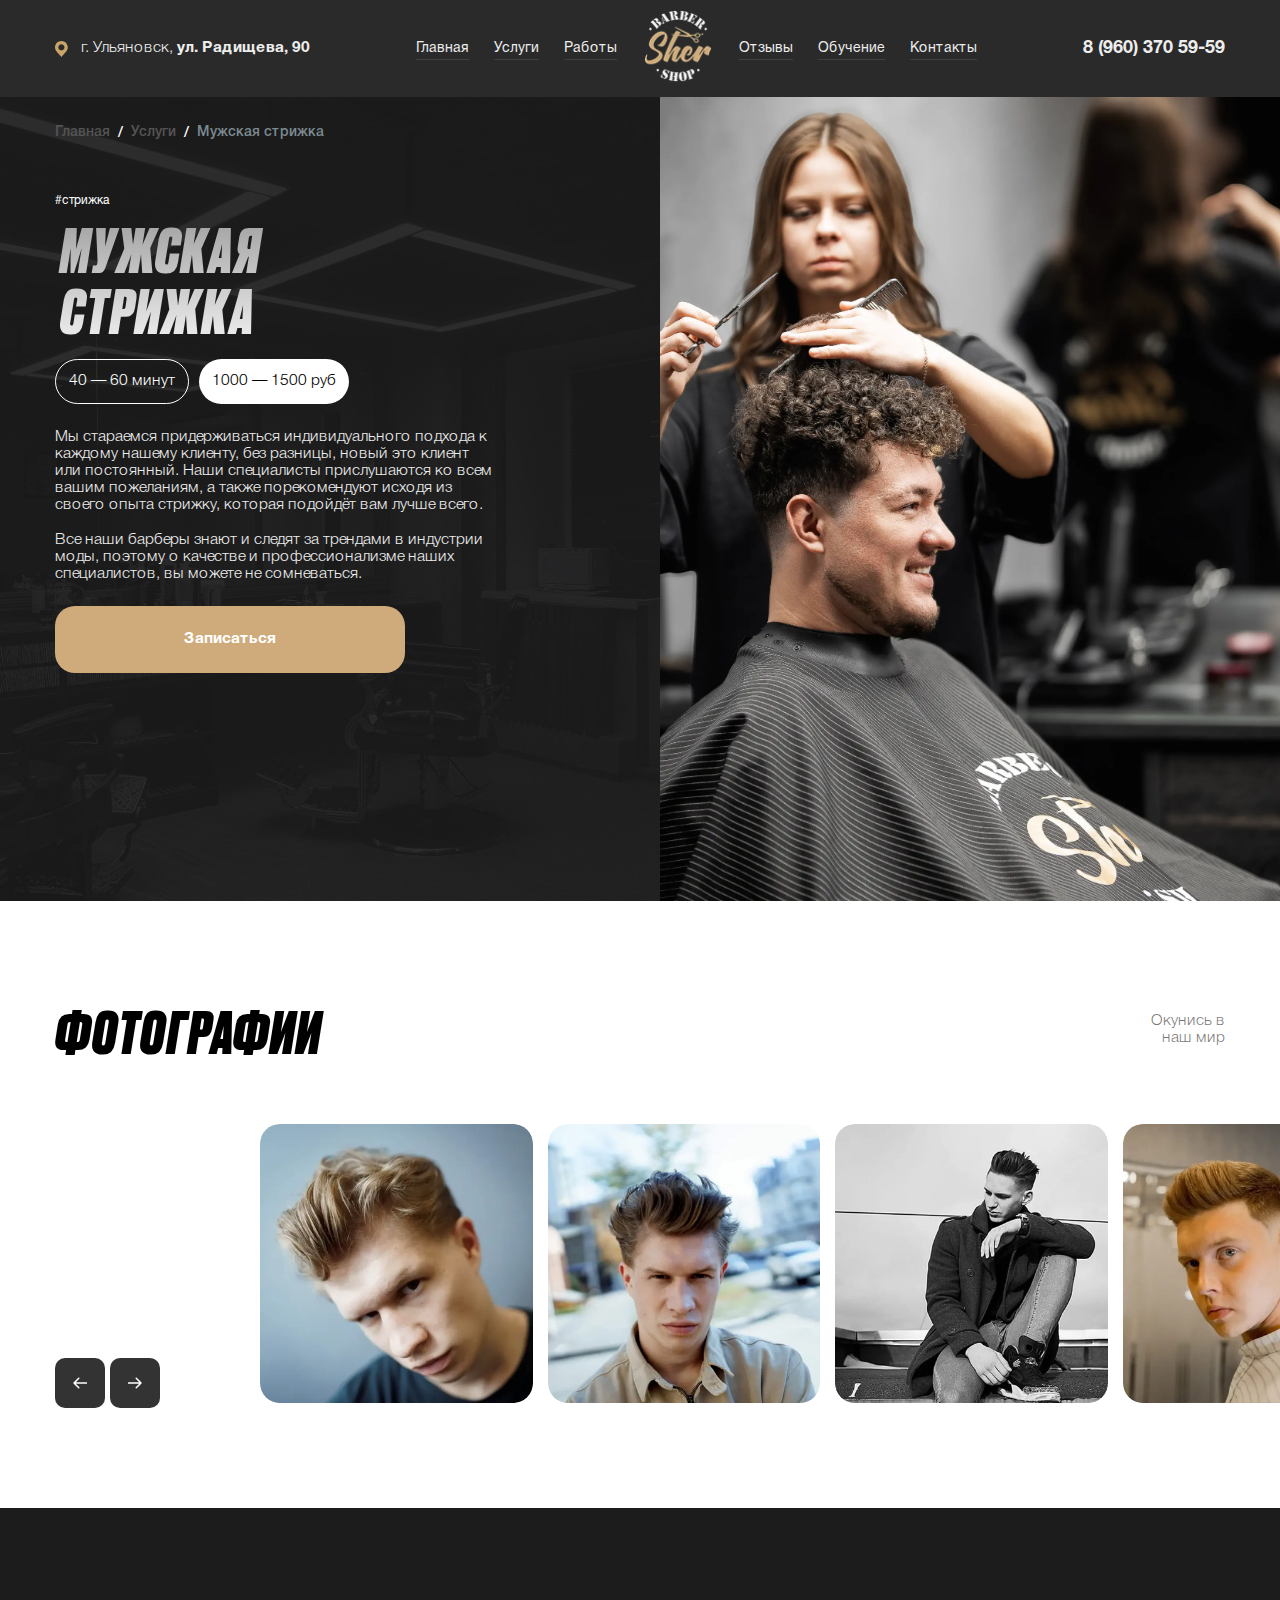
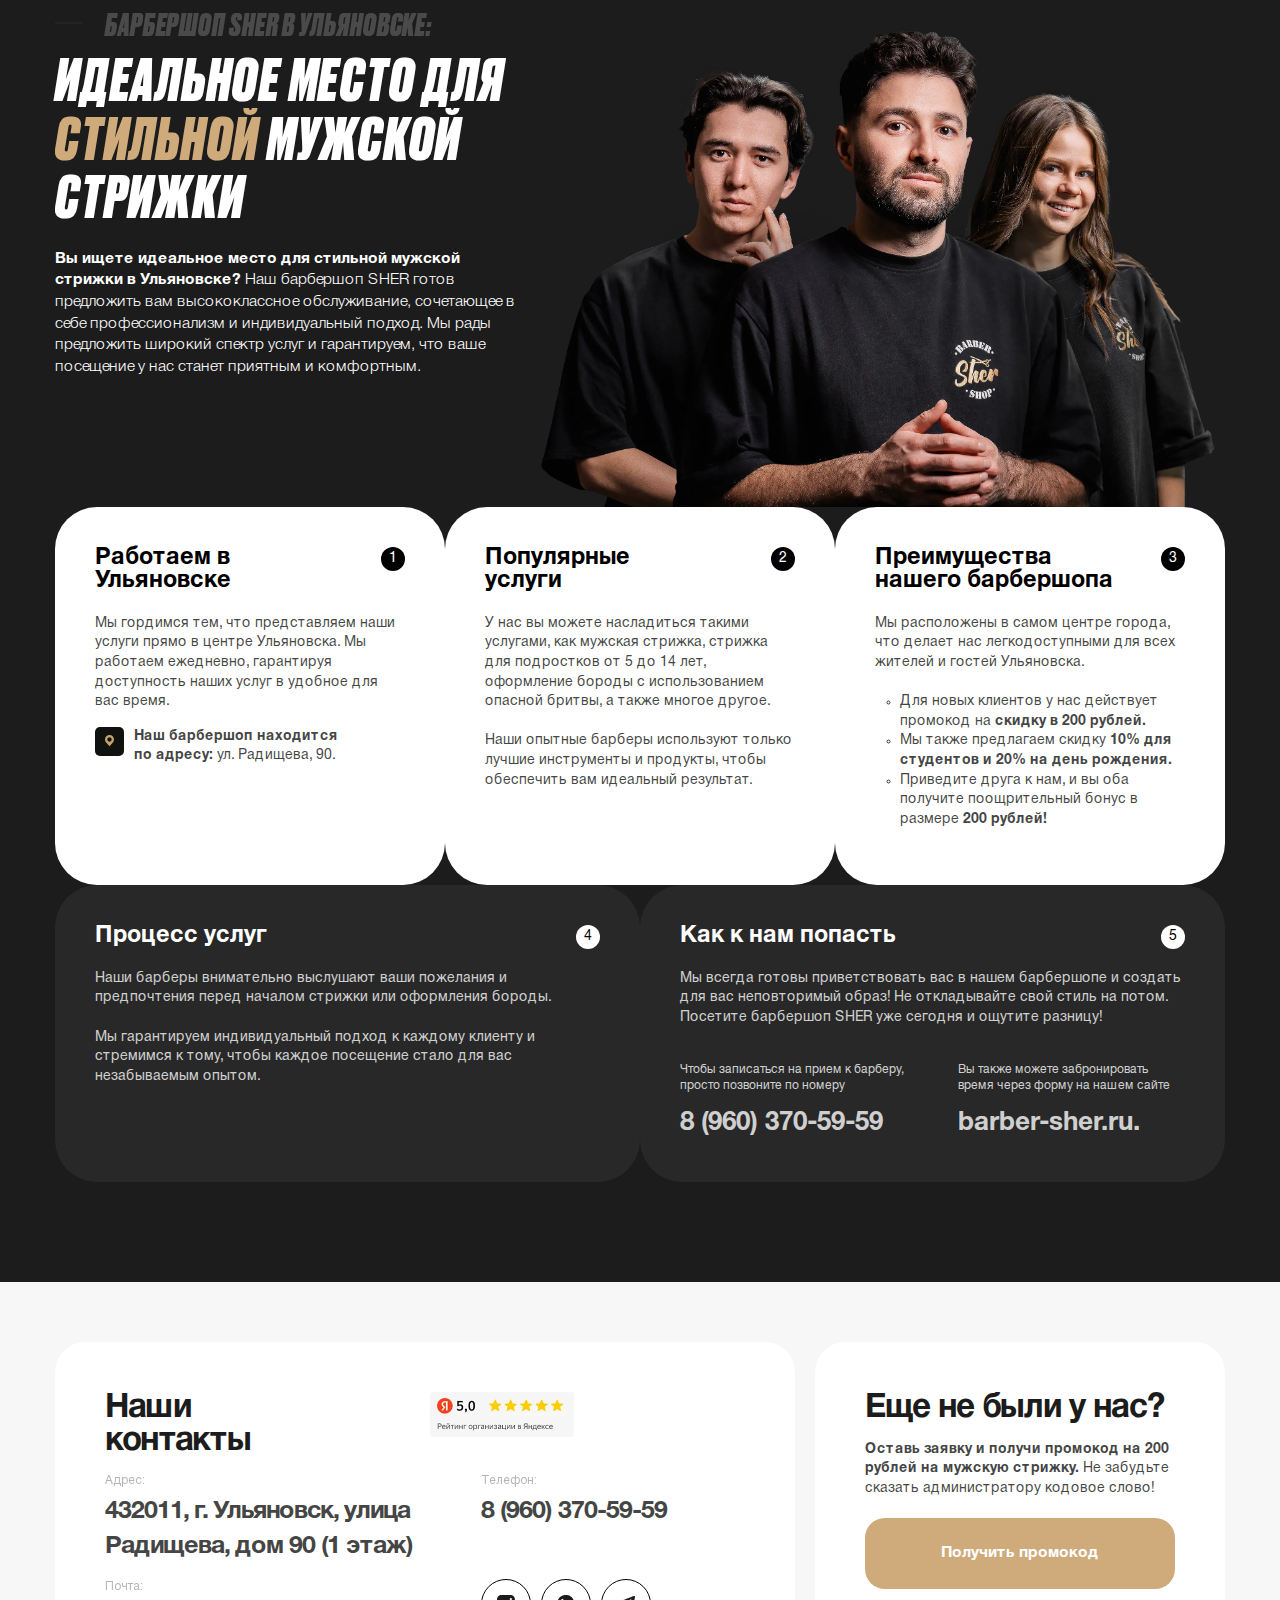
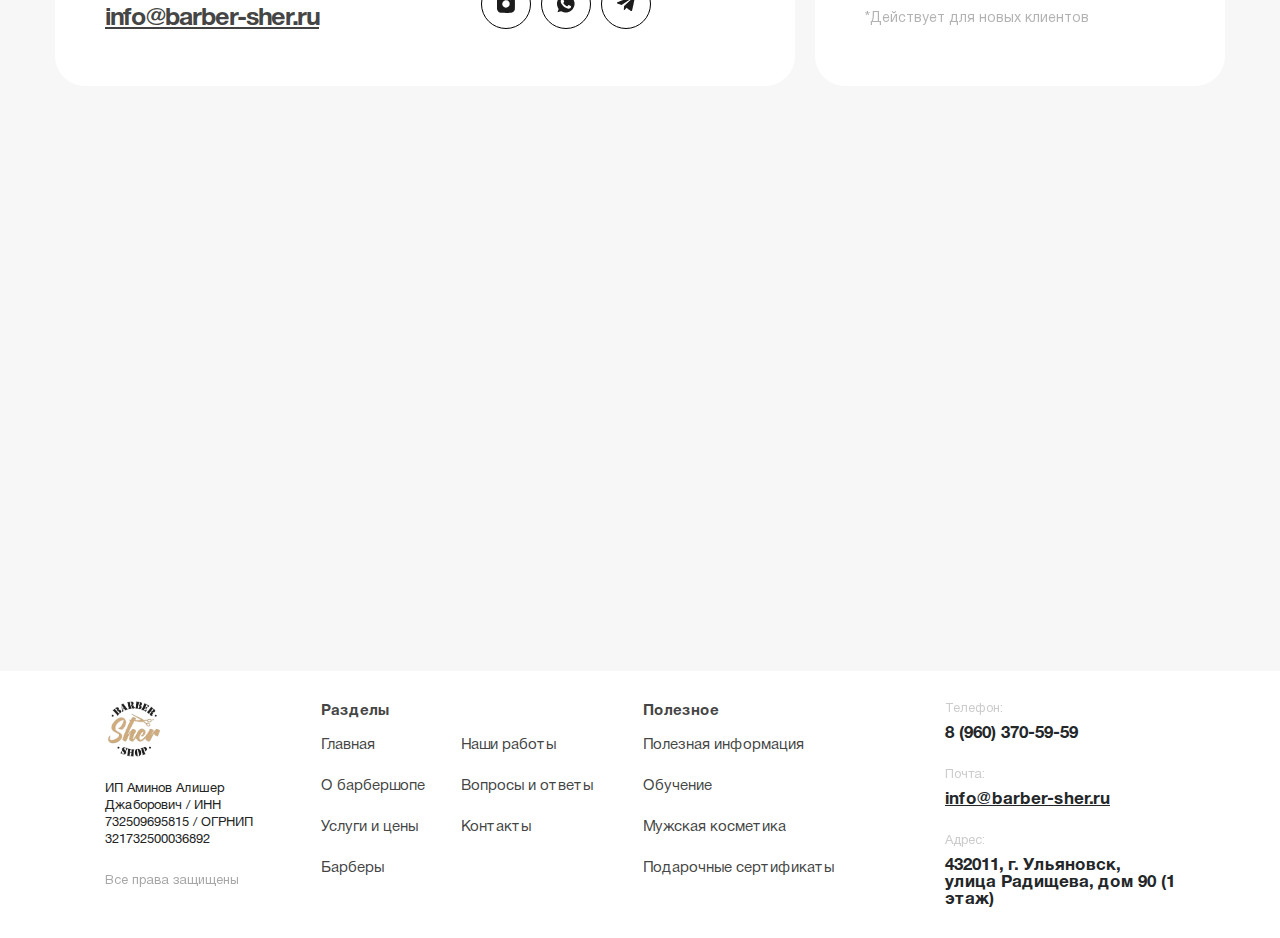
<file: mens-haircuts.html>
<!DOCTYPE html><html lang="ru" class="page"><head><meta charset="UTF-8"><meta name="viewport" content="width=device-width,initial-scale=1"><link rel="shortcut icon" href="favicon.ico" type="image/x-icon"><meta http-equiv="X-UA-Compatible" content="ie=edge"><meta name="theme-color" content="#111111"><title>Sher</title><link rel="stylesheet" href="https://cdn.jsdelivr.net/npm/@fancyapps/ui@5.0/dist/fancybox/fancybox.css"><link rel="stylesheet" href="css/vendor.css"><link rel="stylesheet" href="css/main.css"><script src="https://api-maps.yandex.ru/2.0-stable/?apikey=06c7a748-e56b-4fd4-bdfc-e2afc4186fcf&load=package.full&lang=ru-RU"></script><script defer="defer" src="https://cdn.jsdelivr.net/npm/@fancyapps/ui@5.0/dist/fancybox/fancybox.umd.js"></script><script defer="defer" src="js/main.js"></script></head><body class="page__body"><div class="site-container"><header class="header"><div class="container"><div class="header__navigation"><a class="header__logo visible-tablet" href=""><img src="./img/logo-mob.webp" alt=""></a><div class="header__address"><svg width="13" height="17" viewBox="0 0 13 17" fill="none" xmlns="http://www.w3.org/2000/svg"><path d="M6.38847 0.955078C9.91983 0.955078 12.7769 3.79656 12.7769 7.32634C12.7769 8.92196 12.1834 10.3702 11.2142 11.4912C10.9613 11.8165 11.2142 11.4912 10.9613 11.8165L7.72916 15.4772C7.471 15.8059 7.72916 15.4772 7.471 15.8059L6.40741 17.0003L5.3593 15.8076L5.10459 15.4772L1.96714 11.9318C1.95886 11.9229 1.95029 11.9143 1.94133 11.906C1.92575 11.891 1.90468 11.868 1.87593 11.8389C0.719892 10.6824 0 9.09062 0 7.32634C0 3.79647 2.85711 0.955078 6.38847 0.955078ZM6.39024 4.22332C4.67941 4.22332 3.28377 5.61891 3.28377 7.32978C3.28377 9.04057 4.67941 10.438 6.39024 10.438C8.10106 10.438 9.49842 9.04057 9.49842 7.32978C9.49842 5.61891 8.10106 4.22332 6.39024 4.22332Z" fill="#C8A46A"/></svg><div class="header__address-text"><span class="header__address-city">г. Ульяновск,</span> <span class="header__address-place">ул. Радищева, 90</span></div></div><nav class="menu" data-menu><ul class="menu__list list-reset"><li class="menu__item"><a href="" class="menu__link">Главная</a></li><li class="menu__item"><a href="" class="menu__link menu__link">Услуги</a></li><li class="menu__item"><a href="" class="menu__link">Работы</a></li><li class="menu__item"><a href="" class="menu__logo"><picture><source srcset="./img/logo-black.webp" media="(max-width: 1024px)"><img class="menu__item-logo" src="./img/logo.webp" alt=""></picture></a></li><li class="menu__item"><a href="" class="menu__link">Отзывы</a></li><li class="menu__item"><a href="" class="menu__link">Обучение</a></li><li class="menu__item"><a href="" class="menu__link">Контакты</a></li></ul></nav><a class="header__phone" href="tel:89603705959"><svg class="visible-tablet" width="10" height="10" viewBox="0 0 10 10" fill="none" xmlns="http://www.w3.org/2000/svg"><path d="M1.82695 0.172369C1.70557 0.218608 1.59383 0.293745 1.41658 0.4498C1.32025 0.532644 1.17383 0.657874 1.08906 0.729158C0.27988 1.40155 -0.111221 2.45347 0.0274948 3.57861C0.187403 4.86366 0.954194 6.23926 2.36062 7.75935C3.47805 8.96734 4.60126 9.69945 5.72255 9.94605C5.94796 9.99615 5.99227 10 6.42576 10C6.8342 10 6.91127 9.99615 7.08466 9.95761C7.60292 9.84394 8.08842 9.59927 8.4776 9.2544C8.94962 8.83633 9.02861 8.76119 9.08834 8.67642C9.31375 8.34697 9.22127 7.99055 8.80127 7.56284C8.51999 7.27578 8.00365 6.84421 7.75705 6.69009C7.31586 6.41265 6.94595 6.36256 6.61264 6.53596C6.46429 6.61302 6.23888 6.7999 5.92099 7.10623C5.65127 7.36825 5.5453 7.4299 5.33915 7.44532C4.85365 7.48 4.17163 6.98871 3.35089 6.01385C2.85768 5.42623 2.53979 4.90219 2.44732 4.52072C2.35098 4.11421 2.44539 3.86375 2.79218 3.60944C3.05034 3.42063 3.39713 3.11045 3.48768 2.991C3.78053 2.60375 3.73236 2.13558 3.32778 1.45742C3.05998 1.00659 2.78833 0.623196 2.61493 0.447874C2.38759 0.218608 2.27392 0.158882 2.05236 0.151176C1.95796 0.149249 1.87126 0.156956 1.82695 0.172369Z" fill="white"/></svg> 8 (960) 370 59-59</a> <button class="burger" aria-label="Открыть меню" aria-expanded="false" data-burger><span class="burger__line"></span></button></div></div></header><main class="main"><section class="hero hero-tamplate hero-mens-haircuts"><div class="container-right"><div class="hero__content"><div class="hero__info"><div class="hero__info-content"><ul class="breadcrumb list-reset"><li class="breadcrumb__item"><a class="breadcrumb__link" href="">Главная</a></li><li class="breadcrumb__item"><a class="breadcrumb__link" href="">Услуги</a></li><li class="breadcrumb__item"><a class="breadcrumb__link breadcrumb__link--active" href="">Мужская стрижка</a></li></ul><div class="hero__info-title-wrapper"><span class="hero__uptitle">#стрижка</span><h1 class="hero__title hero-mens-haircuts__title h1">МУЖСКАЯ<br>СТРИЖКА</h1></div><div class="hero__info-tags"><div class="hero__info-tag hero__info-tag--border">40 — 60 минут</div><div class="hero__info-tag hero__info-tag--white">1000 — 1500 руб</div></div><span class="hero__text">Мы стараемся придерживаться индивидуального подхода к каждому нашему клиенту, без разницы, новый это клиент или постоянный. Наши специалисты прислушаются ко всем вашим пожеланиям, а также порекомендуют исходя из своего опыта стрижку, которая подойдёт вам лучше всего.<br><br>Все наши барберы знают и следят за трендами в индустрии моды, поэтому о качестве и профессионализме наших специалистов, вы можете не сомневаться. </span><a class="hero__promocode-link hero__consultation-link btn-1" href="">Записаться</a></div><img class="hero__img visible-tablet" src="./img/mens-haircuts-img.webp" alt=""></div><div class="hero__img-wrapper"><img class="hero__img hidden-tablet" src="./img/mens-haircuts-img.webp" alt=""></div></div></div></section><section class="about-photos photos"><div class="container"><div class="about-photos__head"><h2 class="about-photos__title h2">Фотографии</h2><span class="about-photos__head-text">Окунись в наш мир</span></div></div><div class="container-right"><div class="about-photos__swiper-wrapper"><div class="about-photos__swiper-navigation-btns swiper-navigation"><div class="about-photos__swiper-navigation-btn about-photos__swiper-navigation-prev swiper-navigation-prev"><svg width="14" height="12" viewBox="0 0 14 12" fill="none" xmlns="http://www.w3.org/2000/svg"><path d="M0.46967 6.53033C0.176777 6.23744 0.176777 5.76256 0.46967 5.46967L5.24264 0.696698C5.53553 0.403805 6.01041 0.403805 6.3033 0.696698C6.59619 0.989592 6.59619 1.46447 6.3033 1.75736L2.06066 6L6.3033 10.2426C6.59619 10.5355 6.59619 11.0104 6.3033 11.3033C6.01041 11.5962 5.53553 11.5962 5.24264 11.3033L0.46967 6.53033ZM14 6.75L1 6.75L1 5.25L14 5.25L14 6.75Z" fill="white"/></svg></div><div class="about-photos__swiper-scroll swiper-scrollbar"></div><div class="about-photos__swiper-navigation-btn about-photos__swiper-navigation-next swiper-navigation-next"><svg width="14" height="12" viewBox="0 0 14 12" fill="none" xmlns="http://www.w3.org/2000/svg"><path d="M13.5303 6.53033C13.8232 6.23744 13.8232 5.76256 13.5303 5.46967L8.75736 0.696698C8.46447 0.403805 7.98959 0.403805 7.6967 0.696698C7.40381 0.989592 7.40381 1.46447 7.6967 1.75736L11.9393 6L7.6967 10.2426C7.40381 10.5355 7.40381 11.0104 7.6967 11.3033C7.98959 11.5962 8.46447 11.5962 8.75736 11.3033L13.5303 6.53033ZM6.55671e-08 6.75L13 6.75L13 5.25L-6.55671e-08 5.25L6.55671e-08 6.75Z" fill="white"/></svg></div></div><div class="about-photos__swiper-content"><div class="swiper about-photos__swiper" data-photos-swiper><div class="swiper-wrapper"><div class="swiper-slide"><img class="about-photos__swiper-img about-photos__swiper-img-300" src="./img/photos-img-1.webp" alt=""></div><div class="swiper-slide"><img class="about-photos__swiper-img about-photos__swiper-img-300" src="./img/photos-img-2.webp" alt=""></div><div class="swiper-slide"><img class="about-photos__swiper-img about-photos__swiper-img-300" src="./img/photos-img-3.webp" alt=""></div><div class="swiper-slide"><img class="about-photos__swiper-img about-photos__swiper-img-300" src="./img/photos-img-4.webp" alt=""></div></div></div></div></div></div></section><section class="about"><div class="container"><div class="about__content"><div class="about__info"><span class="about__uptitel">БАРБЕРШОП SHER В УЛЬЯНОВСКЕ:</span><h2 class="about__title h2">ИДЕАЛЬНОЕ МЕСТО ДЛЯ <span class="accent-color">СТИЛЬНОЙ</span> МУЖСКОЙ СТРИЖКИ</h2><p class="about__text"><span>Вы ищете идеальное место для стильной мужской стрижки в Ульяновске?</span> Наш барбершоп SHER готов предложить вам высококлассное обслуживание, сочетающее в себе профессионализм и индивидуальный подход. Мы рады предложить широкий спектр услуг и гарантируем, что ваше посещение у нас станет приятным и комфортным.</p></div><img class="about__img" src="./img/about-img.webp" alt=""></div><ul class="about__list list-reset"><li class="about__item"><h4 class="about__item-title h4">Работаем в Ульяновске <span class="about__item-num">1</span></h4><p class="about__item-text">Мы гордимся тем, что представляем наши услуги прямо в центре Ульяновска. Мы работаем ежедневно, гарантируя доступность наших услуг в удобное для вас время.</p><div class="about__item-addres"><svg width="29" height="29" viewBox="0 0 29 29" fill="none" xmlns="http://www.w3.org/2000/svg"><rect width="29" height="29" rx="5" fill="#101210"/><path d="M14.5 8C16.9875 8 19 10.0015 19 12.4879C19 13.6118 18.5819 14.632 17.8992 15.4216C17.721 15.6507 17.8992 15.4216 17.721 15.6507L15.4444 18.2293C15.2625 18.4608 15.4444 18.2293 15.2625 18.4608L14.5133 19.3021L13.7751 18.462L13.5956 18.2293L11.3856 15.732C11.3798 15.7256 11.3738 15.7196 11.3675 15.7138C11.3565 15.7032 11.3416 15.687 11.3214 15.6665C10.5071 14.8519 10 13.7306 10 12.4879C10 10.0015 12.0125 8 14.5 8ZM14.5012 10.3021C13.2961 10.3021 12.3131 11.2852 12.3131 12.4903C12.3131 13.6954 13.2961 14.6797 14.5012 14.6797C15.7063 14.6797 16.6906 13.6954 16.6906 12.4903C16.6906 11.2852 15.7063 10.3021 14.5012 10.3021Z" fill="#C8A46A"/></svg> <span class="about__item-addres-text"><span>Наш барбершоп находится<br>по адресу:</span> ул. Радищева, 90.</span></div></li><li class="about__item"><h4 class="about__item-title h4">Популярные<br>услуги <span class="about__item-num">2</span></h4><p class="about__item-text">У нас вы можете насладиться такими услугами, как мужская стрижка, стрижка для подростков от 5 до 14 лет, оформление бороды с использованием опасной бритвы, а также многое другое.<br><br>Наши опытные барберы используют только лучшие инструменты и продукты, чтобы обеспечить вам идеальный результат.</p></li><li class="about__item"><h4 class="about__item-title h4">Преимущества<br>нашего барбершопа <span class="about__item-num">3</span></h4><p class="about__item-text">Мы расположены в самом центре города, что делает нас легкодоступными для всех жителей и гостей Ульяновска.<br><br></p><ul><li>Для новых клиентов у нас действует промокод на <b>скидку в 200 рублей.</b></li><li>Мы также предлагаем скидку <b>10% для студентов и 20% на день рождения.</b></li><li>Приведите друга к нам, и вы оба получите поощрительный бонус в размере <b>200 рублей!</b></li></ul><p></p></li><li class="about__item about__item--dark col-2"><h4 class="about__item-title h4">Процесс услуг <span class="about__item-num">4</span></h4><p class="about__item-text">Наши барберы внимательно выслушают ваши пожелания и предпочтения перед началом стрижки или оформления бороды.<br><br>Мы гарантируем индивидуальный подход к каждому клиенту и стремимся к тому, чтобы каждое посещение стало для вас незабываемым опытом.</p></li><li class="about__item about__item--dark col-2"><h4 class="about__item-title h4">Как к нам попасть <span class="about__item-num">5</span></h4><p class="about__item-text">Мы всегда готовы приветствовать вас в нашем барбершопе и создать для вас неповторимый образ! Не откладывайте свой стиль на потом. Посетите барбершоп SHER уже сегодня и ощутите разницу!</p><br><br><div class="about__item-appointments"><p class="about__item-appointments-text">Чтобы записаться на прием к барберу, просто позвоните по номеру <a class="about__item-appointments-link" href="tel:89603705959">8 (960) 370-59-59</a></p><p class="about__item-appointments-text">Вы также можете забронировать время через форму на нашем сайте <a class="about__item-appointments-link" href="">barber-sher.ru.</a></p></div></li></ul></div></section><section class="contacts"><div class="container"><div class="contacts__content"><div class="contacts__info"><div class="contacts__info-head"><h2 class="contacts__info-title">Наши<br>контакты</h2><img class="contacts__info-rating" src="./img/contacts-rating.webp" alt=""></div><ul class="contacts__info-list list-reset"><li class="contacts__info-item"><span class="contacts__info-name">Адрес:</span> <span class="contacts__info-text">432011, г. Ульяновск, улица Радищева, дом 90 (1 этаж)</span></li><li class="contacts__info-item"><span class="contacts__info-name">Телефон:</span> <a class="contacts__info-text" href="tel:89603705959">8 (960) 370-59-59</a></li><li class="contacts__info-item"><div class="contacts__info-social"><a class="contacts__info-social-link" href=""><svg width="18" height="18" viewBox="0 0 18 18" fill="none" xmlns="http://www.w3.org/2000/svg"><path d="M3.60801 0.0721779C2.2699 0.352411 1.16297 1.1721 0.528942 2.35258C0.28724 2.79745 0.129608 3.25984 0.0350293 3.79579C0.0140117 3.9324 0 5.7259 0 8.97661C0 13.8597 0 13.9543 0.0735614 14.3011C0.266222 15.2539 0.7181 16.077 1.40117 16.7181C2.0317 17.3101 2.7603 17.6849 3.63253 17.86C3.97932 17.9336 4.0739 17.9336 8.96749 17.9336C13.8611 17.9336 13.9557 17.9336 14.3024 17.86C15.2552 17.6674 16.0784 17.2155 16.7195 16.5324C17.3115 15.9019 17.6863 15.1733 17.8614 14.3011C17.935 13.9543 17.935 13.8597 17.935 8.97661C17.935 5.7259 17.921 3.9324 17.8999 3.79579C17.6477 2.34207 16.793 1.15458 15.5215 0.496031C15.1151 0.285856 14.7788 0.166756 14.3024 0.0721779C13.9557 -0.00138474 13.8681 -0.00138474 8.94297 0.00211906C4.08791 0.00211906 3.93028 0.00562096 3.60801 0.0721779ZM14.2114 3.0882C14.4846 3.18978 14.7438 3.449 14.8489 3.72923C15.1186 4.44032 14.5827 5.20046 13.8155 5.19696C12.7647 5.18995 12.3338 3.83782 13.1885 3.22481C13.5038 2.99712 13.8506 2.95158 14.2114 3.0882ZM9.82571 5.35459C10.5333 5.52973 11.0412 5.82048 11.5772 6.35643C12.2848 7.06402 12.621 7.82415 12.6701 8.80847C12.7191 9.85585 12.3513 10.8051 11.5982 11.5688C10.8556 12.3254 9.86424 12.7177 8.80986 12.6687C7.82553 12.6197 7.0654 12.2834 6.35781 11.5758C5.81836 11.0363 5.53462 10.5354 5.34897 9.80681C5.24038 9.37945 5.24038 8.55276 5.34897 8.1254C5.52061 7.45284 5.81486 6.91339 6.28425 6.41948C6.84822 5.82748 7.52428 5.45617 8.32295 5.30555C8.70127 5.23549 9.44739 5.26001 9.82571 5.35459Z" fill="#1C1C1C"/></svg> </a><a class="contacts__info-social-link" href=""><svg width="18" height="18" viewBox="0 0 18 18" fill="none" xmlns="http://www.w3.org/2000/svg"><path d="M7.90869 0.0115318C6.27484 0.186588 4.77828 0.776972 3.44305 1.77582C3.00713 2.1019 2.11125 2.99778 1.78517 3.4337C0.892729 4.62477 0.343534 5.89821 0.0963961 7.34671C0.00371943 7.88218 -0.0306052 9.11787 0.0311792 9.67736C0.189073 11.1465 0.669618 12.4748 1.47282 13.6659L1.6513 13.9302L1.09868 15.564C0.79662 16.4633 0.552914 17.2013 0.556347 17.2048C0.559779 17.2116 1.30462 16.9782 2.2108 16.6865C3.11697 16.3947 3.88927 16.1544 3.9236 16.1544C3.95792 16.1544 4.06776 16.2025 4.16387 16.2643C5.26226 16.9508 6.53227 17.3833 7.88123 17.5274C8.44073 17.5892 9.67641 17.5549 10.2119 17.4622C11.6604 17.2151 12.9373 16.6659 14.1249 15.7734C14.5608 15.4473 15.4567 14.5515 15.7828 14.1155C16.6889 12.9039 17.2416 11.603 17.4921 10.0961C17.5814 9.55379 17.5814 7.99545 17.4921 7.45312C17.2416 5.94627 16.6889 4.64536 15.7828 3.4337C15.4567 2.99778 14.5608 2.1019 14.1249 1.77582C12.9373 0.88681 11.6672 0.337616 10.2119 0.0870457C9.87893 0.0286942 9.62149 0.0115318 8.92127 0.00466728C8.44073 -0.00219727 7.98421 0.00123405 7.90869 0.0115318ZM6.02084 4.08587C6.11008 4.12363 6.16157 4.18541 6.24051 4.34331C6.4396 4.73461 7.17071 6.53322 7.17071 6.62933C7.17071 6.79066 7.03685 7.00347 6.7039 7.38447C6.52884 7.58012 6.36752 7.77577 6.34692 7.8101C6.25424 7.98515 6.34349 8.21856 6.68673 8.70597C7.43845 9.77347 8.29656 10.5217 9.37779 11.0401C10.2359 11.4554 10.3423 11.4279 10.8949 10.6625C11.2931 10.1099 11.451 9.97942 11.681 10.0309C11.9144 10.0824 13.9155 11.0572 14.0013 11.1636C14.1249 11.3112 14.0151 12.1213 13.816 12.5091C13.5311 13.0721 12.6489 13.5904 11.8457 13.6659C11.0116 13.7483 9.02425 13.0549 7.84691 12.2723C6.65584 11.4794 5.43045 10.1819 4.47623 8.7094C3.99568 7.96799 3.70392 7.10987 3.70392 6.44054C3.70392 5.71973 3.92703 5.10875 4.39041 4.56298C4.60323 4.30555 4.80231 4.16482 5.05288 4.0893C5.25196 4.02409 5.86981 4.02409 6.02084 4.08587Z" fill="#1C1C1C"/></svg> </a><a class="contacts__info-social-link" href=""><svg width="19" height="16" viewBox="0 0 19 16" fill="none" xmlns="http://www.w3.org/2000/svg"><path d="M16.8579 0.0231047C16.6929 0.063364 0.452412 6.27532 0.271247 6.36792C-0.0910839 6.55311 -0.0910839 7.21336 0.275273 7.40258C0.335661 7.43478 1.32603 7.78101 2.47341 8.1675L4.5548 8.87606L9.47445 5.86871C12.1758 4.21406 14.4263 2.86136 14.4746 2.86136C14.527 2.85734 14.5551 2.88149 14.5551 2.93785C14.5551 2.99019 13.3957 4.08524 10.9036 6.38C8.89472 8.22789 7.2119 9.77786 7.16761 9.82214C7.09514 9.89863 7.07502 10.0556 6.94619 11.8311C6.86969 12.8939 6.80528 13.7957 6.80528 13.836C6.80528 13.9648 6.98645 14.1097 7.14748 14.1097C7.28436 14.1097 7.36891 14.0373 8.48408 12.9422L9.67172 11.7787L10.1629 12.1531C11.6283 13.2723 13.8345 14.931 13.9593 15.0035C14.1284 15.1081 14.5028 15.1162 14.6799 15.0236C14.8088 14.9552 14.9859 14.778 15.0503 14.6532C15.0745 14.6089 15.7549 11.5613 16.5641 7.88568C17.5947 3.19954 18.0375 1.1262 18.0375 0.961139C18.0375 0.679326 17.9409 0.453876 17.7517 0.27271C17.5182 0.0512857 17.1559 -0.0493612 16.8579 0.0231047Z" fill="#1C1C1C"/></svg></a></div></li><li class="contacts__info-item"><span class="contacts__info-name">Почта:</span> <a class="contacts__info-text contacts__info-mail" href="mailto:info@barber-sher.ru">info@barber-sher.ru</a></li></ul></div><div class="contacts__promocode"><h2 class="contacts__info-title contacts__promocode-title">Еще не были у нас?</h2><p class="contacts__promocode-text"><span>Оставь заявку и получи промокод на 200 рублей на мужскую стрижку.</span> Не забудьте сказать администратору кодовое слово!</p><a class="contacts__promocode-link btn-1" href="">Получить промокод</a> <span class="contacts__promocode-additionally">*Действует для новых клиентов</span></div></div><div class="contacts__map-wrapper"><div class="contacts__map"><iframe src="https://yandex.ru/map-widget/v1/?ll=48.402341%2C54.330476&mode=search&ol=geo&ouri=ymapsbm1%3A%2F%2Fgeo%3Fdata%3DCgoxNTA5OTM4NTczEkHQoNC-0YHRgdC40Y8sINCj0LvRjNGP0L3QvtCy0YHQuiwg0YPQu9C40YbQsCDQoNCw0LTQuNGJ0LXQstCwLCA5MCIKDf6bQUIVaFJZQg%2C%2C&z=17.13" width="100%" height="100%" frameborder="0" allowfullscreen="true" style="position:relative;"></iframe></div></div></div></section></main><footer class="footer"><div class="container"><div class="footer__content"><div class="footer__info"><img class="footer__logo" src="./img/logo-black.webp" alt=""> <span class="footer__info-text">ИП Аминов Алишер<br>Джаборович / ИНН<br>732509695815 / ОГРНИП<br>321732500036892 </span><span class="footer__info-reserved">Все права защищены</span></div><nav class="footer__nav"><ul class="footer__nav-list list-reset"><li class="footer__nav-block"><span class="footer__nav-name">Разделы</span><ul class="footer__nav-item-list list-reset"><li class="footer__nav-item col-2"><a class="footer__nav-link" href="">Главная </a><a class="footer__nav-link" href="">Наши работы </a><a class="footer__nav-link" href="">О барбершопе </a><a class="footer__nav-link" href="">Вопросы и ответы </a><a class="footer__nav-link" href="">Услуги и цены </a><a class="footer__nav-link" href="">Контакты </a><a class="footer__nav-link" href="">Барберы</a></li></ul></li><li class="footer__nav-block"><span class="footer__nav-name">Полезное</span><ul class="footer__nav-item-list list-reset"><li class="footer__nav-item"><a class="footer__nav-link" href="">Полезная информация </a><a class="footer__nav-link" href="">Обучение </a><a class="footer__nav-link" href="">Мужская косметика </a><a class="footer__nav-link" href="">Подарочные сертификаты</a></li></ul></li></ul></nav><ul class="footer__contacts list-reset"><li class="footer__contacts-item"><span class="footer__contacts-name">Телефон:</span> <a class="footer__contacts-text footer__contacts-link" href="tel:89603705959">8 (960) 370-59-59</a></li><li class="footer__contacts-item"><span class="footer__contacts-name">Почта:</span> <a class="footer__contacts-text footer__contacts-link footer__contacts-mail" href="mailto:info@barber-sher.ru">info@barber-sher.ru</a></li><li class="footer__contacts-item"><span class="footer__contacts-name">Адрес:</span> <span class="footer__contacts-text">432011, г. Ульяновск, улица Радищева, дом 90 (1 этаж)</span></li></ul></div></div></footer></div></body></html>
</file>
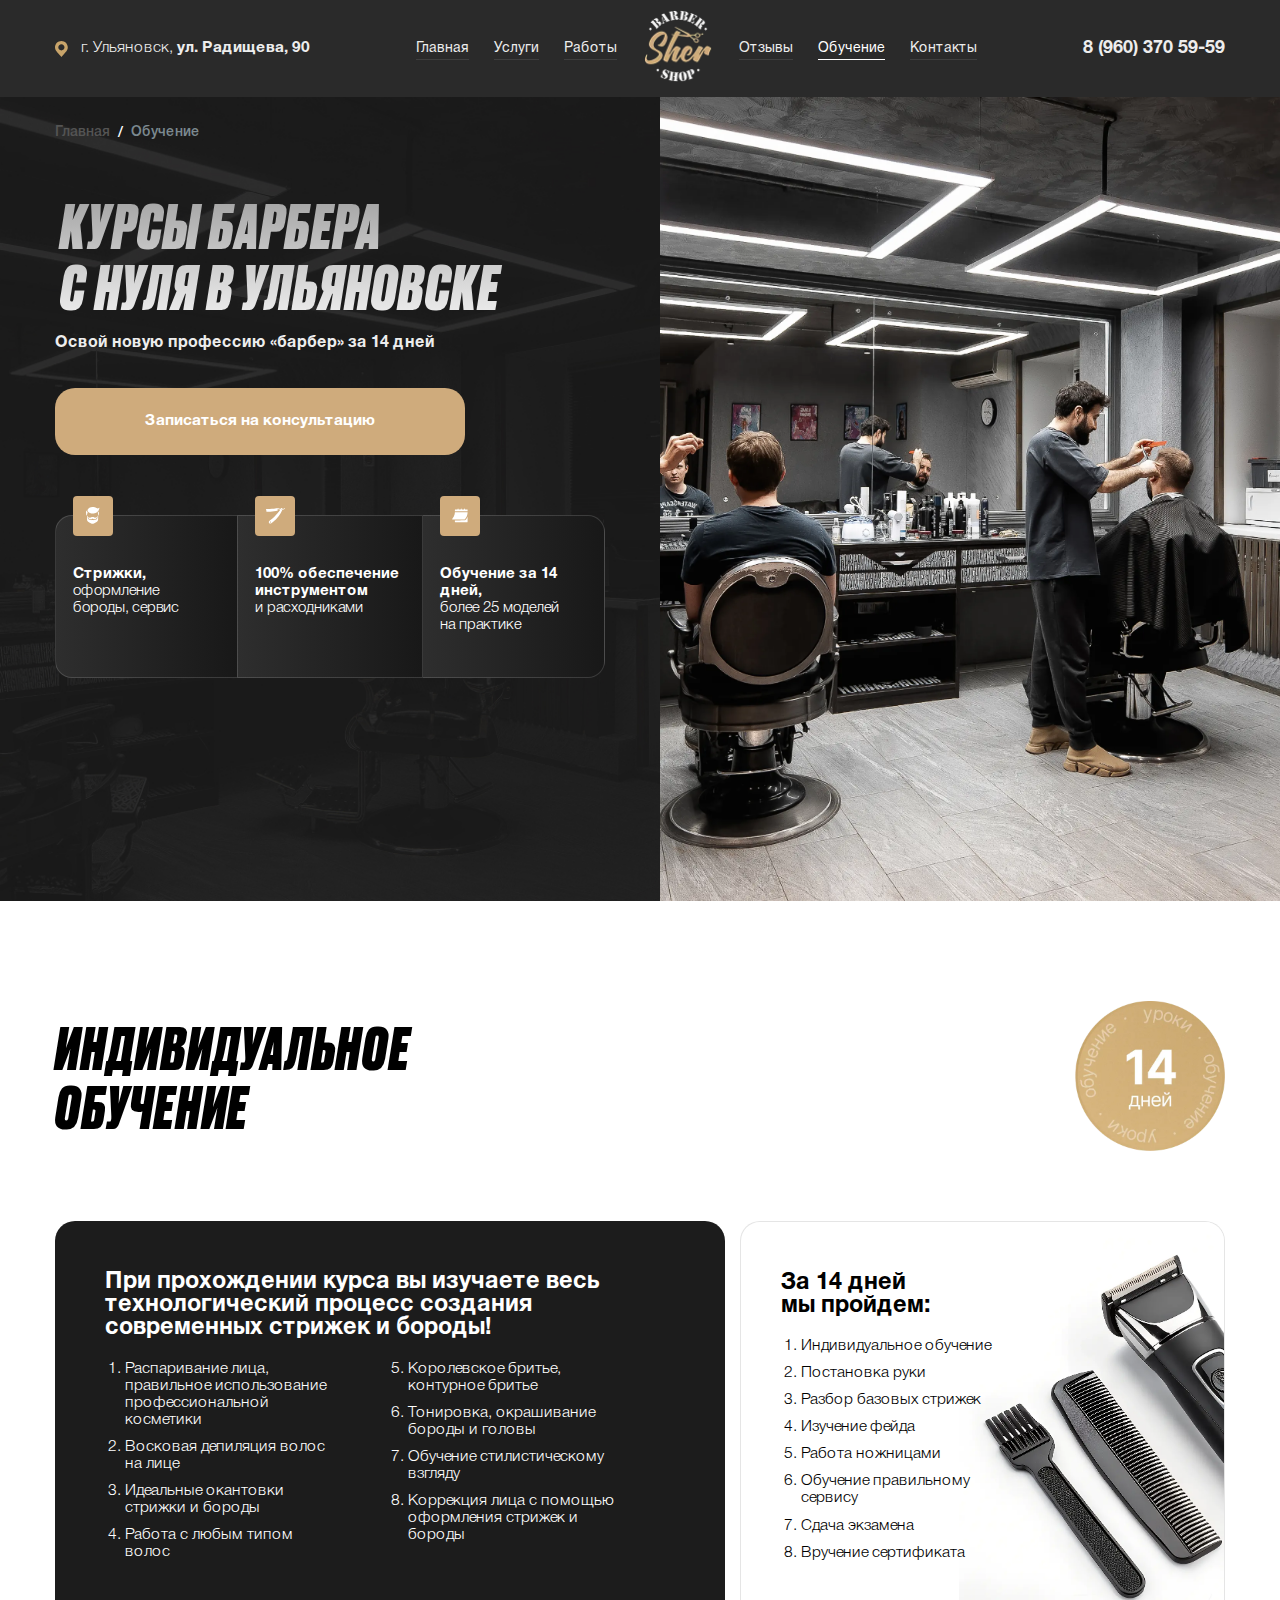
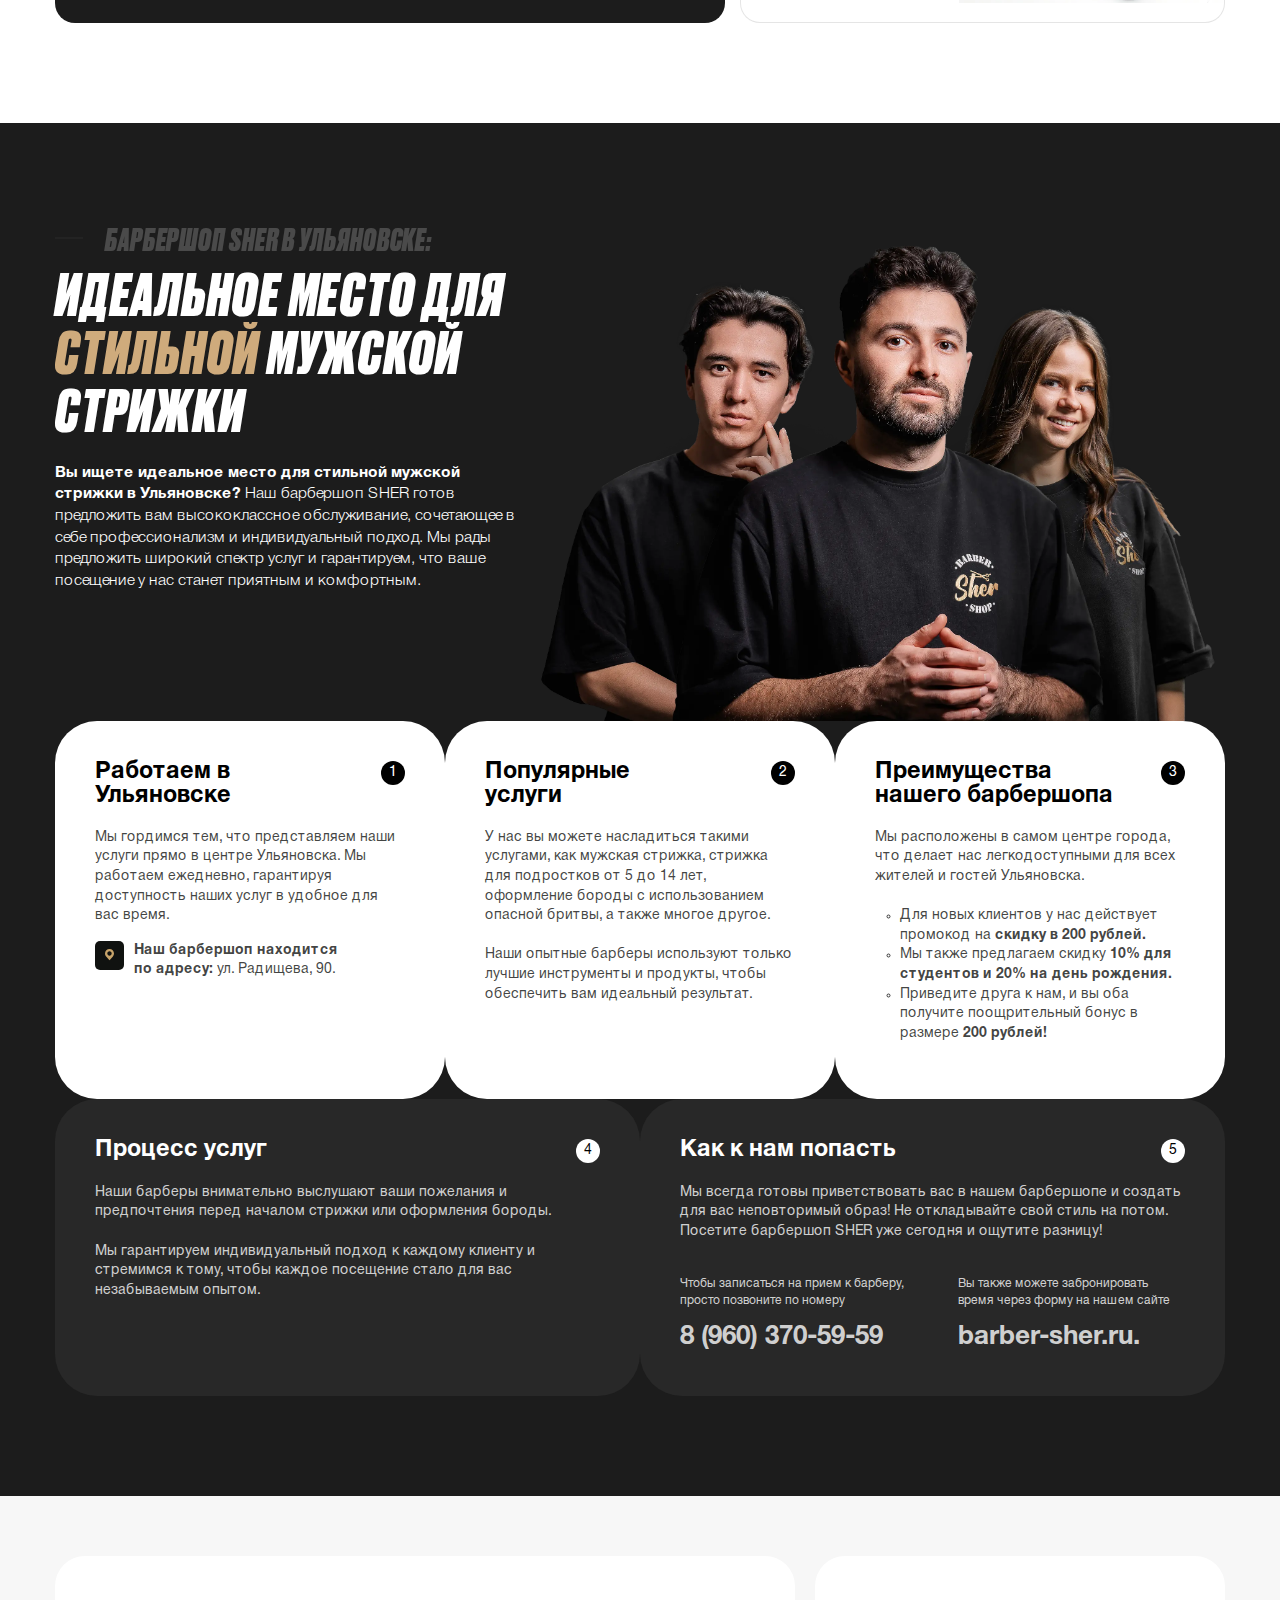
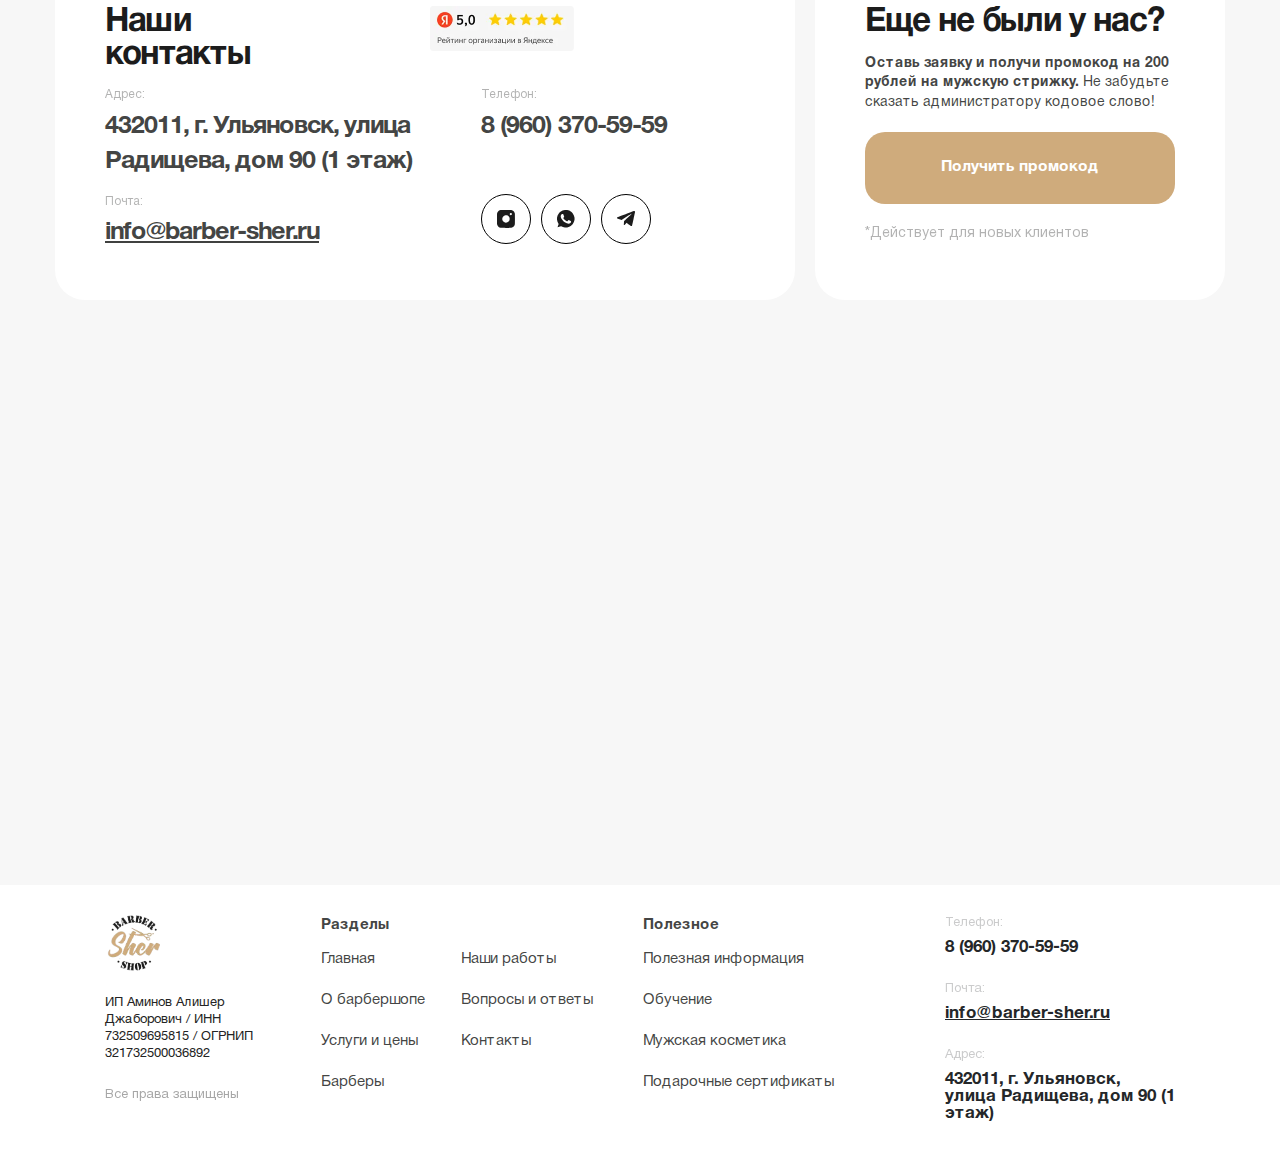
<file: training.html>
<!DOCTYPE html><html lang="ru" class="page"><head><meta charset="UTF-8"><meta name="viewport" content="width=device-width,initial-scale=1"><link rel="shortcut icon" href="favicon.ico" type="image/x-icon"><meta http-equiv="X-UA-Compatible" content="ie=edge"><meta name="theme-color" content="#111111"><title>Sher</title><link rel="stylesheet" href="https://cdn.jsdelivr.net/npm/@fancyapps/ui@5.0/dist/fancybox/fancybox.css"><link rel="stylesheet" href="css/vendor.css"><link rel="stylesheet" href="css/main.css"><script src="https://api-maps.yandex.ru/2.0-stable/?apikey=06c7a748-e56b-4fd4-bdfc-e2afc4186fcf&load=package.full&lang=ru-RU"></script><script defer="defer" src="https://cdn.jsdelivr.net/npm/@fancyapps/ui@5.0/dist/fancybox/fancybox.umd.js"></script><script defer="defer" src="js/main.js"></script></head><body class="page__body"><div class="site-container"><header class="header"><div class="container"><div class="header__navigation"><a class="header__logo visible-tablet" href=""><img src="./img/logo-mob.webp" alt=""></a><div class="header__address"><svg width="13" height="17" viewBox="0 0 13 17" fill="none" xmlns="http://www.w3.org/2000/svg"><path d="M6.38847 0.955078C9.91983 0.955078 12.7769 3.79656 12.7769 7.32634C12.7769 8.92196 12.1834 10.3702 11.2142 11.4912C10.9613 11.8165 11.2142 11.4912 10.9613 11.8165L7.72916 15.4772C7.471 15.8059 7.72916 15.4772 7.471 15.8059L6.40741 17.0003L5.3593 15.8076L5.10459 15.4772L1.96714 11.9318C1.95886 11.9229 1.95029 11.9143 1.94133 11.906C1.92575 11.891 1.90468 11.868 1.87593 11.8389C0.719892 10.6824 0 9.09062 0 7.32634C0 3.79647 2.85711 0.955078 6.38847 0.955078ZM6.39024 4.22332C4.67941 4.22332 3.28377 5.61891 3.28377 7.32978C3.28377 9.04057 4.67941 10.438 6.39024 10.438C8.10106 10.438 9.49842 9.04057 9.49842 7.32978C9.49842 5.61891 8.10106 4.22332 6.39024 4.22332Z" fill="#C8A46A"/></svg><div class="header__address-text"><span class="header__address-city">г. Ульяновск,</span> <span class="header__address-place">ул. Радищева, 90</span></div></div><nav class="menu" data-menu><ul class="menu__list list-reset"><li class="menu__item"><a href="" class="menu__link">Главная</a></li><li class="menu__item"><a href="" class="menu__link menu__link">Услуги</a></li><li class="menu__item"><a href="" class="menu__link">Работы</a></li><li class="menu__item"><a href="" class="menu__logo"><picture><source srcset="./img/logo-black.webp" media="(max-width: 1024px)"><img class="menu__item-logo" src="./img/logo.webp" alt=""></picture></a></li><li class="menu__item"><a href="" class="menu__link">Отзывы</a></li><li class="menu__item"><a href="" class="menu__link menu__link--active">Обучение</a></li><li class="menu__item"><a href="" class="menu__link">Контакты</a></li></ul></nav><a class="header__phone" href="tel:89603705959"><svg class="visible-tablet" width="10" height="10" viewBox="0 0 10 10" fill="none" xmlns="http://www.w3.org/2000/svg"><path d="M1.82695 0.172369C1.70557 0.218608 1.59383 0.293745 1.41658 0.4498C1.32025 0.532644 1.17383 0.657874 1.08906 0.729158C0.27988 1.40155 -0.111221 2.45347 0.0274948 3.57861C0.187403 4.86366 0.954194 6.23926 2.36062 7.75935C3.47805 8.96734 4.60126 9.69945 5.72255 9.94605C5.94796 9.99615 5.99227 10 6.42576 10C6.8342 10 6.91127 9.99615 7.08466 9.95761C7.60292 9.84394 8.08842 9.59927 8.4776 9.2544C8.94962 8.83633 9.02861 8.76119 9.08834 8.67642C9.31375 8.34697 9.22127 7.99055 8.80127 7.56284C8.51999 7.27578 8.00365 6.84421 7.75705 6.69009C7.31586 6.41265 6.94595 6.36256 6.61264 6.53596C6.46429 6.61302 6.23888 6.7999 5.92099 7.10623C5.65127 7.36825 5.5453 7.4299 5.33915 7.44532C4.85365 7.48 4.17163 6.98871 3.35089 6.01385C2.85768 5.42623 2.53979 4.90219 2.44732 4.52072C2.35098 4.11421 2.44539 3.86375 2.79218 3.60944C3.05034 3.42063 3.39713 3.11045 3.48768 2.991C3.78053 2.60375 3.73236 2.13558 3.32778 1.45742C3.05998 1.00659 2.78833 0.623196 2.61493 0.447874C2.38759 0.218608 2.27392 0.158882 2.05236 0.151176C1.95796 0.149249 1.87126 0.156956 1.82695 0.172369Z" fill="white"/></svg> 8 (960) 370 59-59</a> <button class="burger" aria-label="Открыть меню" aria-expanded="false" data-burger><span class="burger__line"></span></button></div></div></header><main class="main"><section class="hero hero-tamplate hero-training"><div class="container-right"><div class="hero__content"><div class="hero__info"><div class="hero__info-content"><ul class="breadcrumb list-reset"><li class="breadcrumb__item"><a class="breadcrumb__link" href="">Главная</a></li><li class="breadcrumb__item"><a class="breadcrumb__link breadcrumb__link--active" href="">Обучение</a></li></ul><div class="hero__info-title-wrapper"><h1 class="hero__title h1">КУРСЫ БАРБЕРА<br>С НУЛЯ В УЛЬЯНОВСКЕ</h1></div><span class="hero__text visible-small-tablet">Ищите настоящую мужскую парикмахерскую? Sher — барбершоп в Ульяновске с уютной атмосферой и дружной командой, знающей все о модных тенденциях и стрижках. </span><span class="hero__subtitle">Освой новую профессию «барбер» за 14 дней</span> <a class="hero__promocode-link hero__consultation-link btn-1" href="">Записаться на консультацию</a><div class="hero-training__advantages"><div class="hero-training__advantage"><div class="hero-training__advantage-icon"><svg width="14" height="17" viewBox="0 0 14 17" fill="none" xmlns="http://www.w3.org/2000/svg"><path d="M6.12235 0.0236201C4.6143 0.157494 3.20074 0.755991 2.3345 1.63405C1.97225 2.00417 1.78719 2.27586 1.63362 2.68929C1.55094 2.90979 1.53519 3.02004 1.53125 3.36654C1.53125 3.72091 1.547 3.81935 1.63756 4.05166C2.12581 5.2959 3.40549 6.11096 5.31517 6.38265C5.87035 6.4614 7.05159 6.47321 7.6304 6.40233C8.97308 6.23696 10.1898 5.82746 11.0757 5.23684C12.0404 4.59109 12.7373 3.53191 13.1586 2.06717C13.5091 0.858365 13.4539 0.657554 12.8909 1.02374C12.3003 1.40567 11.9892 1.4923 11.6033 1.37811C11.4773 1.34268 10.9891 1.13793 10.5245 0.925303C9.57158 0.49218 9.26839 0.377993 8.72109 0.240181C7.92178 0.0393701 6.90591 -0.0472546 6.12235 0.0236201Z" fill="white"/><path d="M0.594929 3.68253C0.102744 4.13928 -0.0547551 4.6354 0.0161195 5.48196C0.0712442 6.14739 0.350805 8.39569 0.394117 8.52169C0.40593 8.56107 0.441367 8.5335 0.508304 8.439C0.567366 8.35238 0.685491 8.25788 0.799678 8.20276C0.976864 8.12007 0.992614 8.10038 1.02018 7.93501C1.12649 7.21445 1.47299 5.96233 1.6738 5.56465L1.75255 5.41108L1.57536 5.18665C1.22493 4.7299 1.03986 4.3204 0.925677 3.76522L0.85874 3.43447L0.594929 3.68253Z" fill="white"/><path d="M12.5138 4.74545C12.4311 4.85176 12.2264 5.06832 12.061 5.22582L11.7578 5.51326L11.8287 5.74951C11.9822 6.24563 12.2146 7.66312 12.2146 8.10018C12.2146 8.23012 12.2342 8.26162 12.3721 8.35218C12.4587 8.41124 12.5689 8.51756 12.6122 8.59237C12.6595 8.66718 12.7107 8.71443 12.7264 8.69474C12.7461 8.67899 12.7894 8.39549 12.8288 8.07262C12.9076 7.37175 12.9194 6.02119 12.8485 5.43451C12.7855 4.89508 12.7225 4.54858 12.691 4.54858C12.6752 4.54858 12.5965 4.6352 12.5138 4.74545Z" fill="white"/><path d="M1.04604 8.77814C1.0106 8.82146 1.00273 9.33727 1.0106 10.8374C1.03029 13.0739 1.02635 13.0385 1.32166 13.6764C1.59729 14.2788 2.05403 14.8064 2.56197 15.1135C3.14078 15.464 5.49933 16.6885 5.74739 16.7673C6.14114 16.8933 6.8932 16.8893 7.26332 16.7594C7.57438 16.6531 10.3385 15.2317 10.6692 15.0112C11.4567 14.4835 12.0119 13.5346 12.1064 12.5542C12.1261 12.3416 12.1458 11.4596 12.1458 10.5933C12.1458 8.83327 12.1458 8.82539 11.8977 8.84902C11.7481 8.86477 11.7284 8.90021 11.5197 9.54989C11.374 10.0184 11.3662 10.0539 11.4055 10.2783C11.4764 10.6721 11.3307 11.3651 11.0984 11.7352C10.6692 12.4203 9.81087 12.8652 8.73987 12.9597C8.53906 12.9755 8.31856 13.0267 8.13744 13.0976C7.75944 13.2472 7.53894 13.2472 7.15701 13.0936C6.76326 12.9361 6.45614 12.9322 6.10964 13.0818C5.78676 13.2236 5.45995 13.2236 5.09771 13.0857C4.92052 13.0149 4.71971 12.9755 4.45196 12.9597C3.27859 12.8731 2.34935 12.3731 1.97135 11.6171C1.74297 11.1603 1.64454 10.4752 1.75085 10.1011C1.78629 9.97907 1.7666 9.89639 1.56972 9.3727C1.44766 9.04589 1.32954 8.77027 1.30198 8.75452C1.2311 8.70727 1.09329 8.71908 1.04604 8.77814Z" fill="white"/><path d="M5.91132 9.97679C5.84832 9.99254 5.60026 10.1146 5.36008 10.2485C4.68283 10.6265 4.20246 10.7643 3.77721 10.6934C3.40315 10.6343 3.11571 10.5044 2.87946 10.2918C2.70228 10.1264 2.64322 10.0949 2.5369 10.1067C2.39122 10.1185 2.35972 10.1933 2.35184 10.5202C2.34003 11.1974 2.70228 11.788 3.31259 12.0912C3.71421 12.2881 4.08433 12.355 4.63164 12.3314C5.3522 12.2999 5.89164 12.0952 6.3287 11.6817L6.57282 11.4494L6.79332 11.6699C7.03744 11.914 7.44694 12.1385 7.84069 12.2448C8.19506 12.3393 8.91956 12.3629 9.26605 12.292C9.90392 12.1542 10.3607 11.8274 10.6048 11.3313C10.7347 11.0675 10.7544 10.9966 10.7662 10.6658C10.7899 10.1658 10.7702 10.0988 10.6009 10.0988C10.4945 10.0988 10.4276 10.1343 10.2977 10.2603C9.95511 10.591 9.39993 10.7643 8.92349 10.6934C8.57699 10.6383 8.39193 10.5713 7.94306 10.3272C7.73437 10.217 7.49419 10.087 7.40756 10.0437C7.191 9.92954 6.8445 9.92954 6.69488 10.0437C6.58463 10.1225 6.58069 10.1225 6.46257 10.0555C6.32082 9.96891 6.07276 9.93348 5.91132 9.97679Z" fill="white"/></svg></div><span class="hero-training__advantage-text"><span>Стрижки,</span><br>оформление<br>бороды, сервис</span></div><div class="hero-training__advantage"><div class="hero-training__advantage-icon"><svg width="19" height="16" viewBox="0 0 19 16" fill="none" xmlns="http://www.w3.org/2000/svg"><path d="M15.3912 0.0659304C15.2039 0.163465 15.1376 0.237594 14.9542 0.55361C14.8567 0.721372 14.7669 0.857922 14.7513 0.857922C14.7357 0.857922 14.33 0.77209 13.8501 0.66285C12.3754 0.331227 12.3832 0.335129 11.2752 0.331227C10.3544 0.331227 10.2179 0.342932 9.44148 0.456074C7.15524 0.795499 4.8807 0.932049 1.3577 0.93595H0V1.40412V1.8723H0.156057H0.312115V2.60186C0.312115 3.42117 0.335524 3.5109 0.593018 3.66696C0.713963 3.74108 0.791992 3.74499 2.26283 3.74499C5.13039 3.74499 7.29179 3.53041 9.90965 2.9803C10.2608 2.90618 10.5651 2.84766 10.5807 2.84766C10.6002 2.84766 10.6119 2.91008 10.6119 2.98421C10.6119 3.05833 10.6236 3.12076 10.6392 3.12076C10.6587 3.12076 10.8031 3.07784 10.9669 3.02322C11.1737 2.95299 11.3025 2.88277 11.3961 2.78523L11.5287 2.64868L11.5405 1.95813L11.5522 1.26757L11.9111 1.27928C12.4924 1.29488 13.1283 1.36121 13.7526 1.46655C14.0764 1.52117 14.3417 1.57189 14.3495 1.57969C14.3729 1.59919 13.2142 3.30022 12.785 3.86983C11.2439 5.91418 9.14887 8.1263 7.04209 9.93266C6.71828 10.2097 5.72341 11.029 4.82608 11.7546C3.7883 12.5973 3.14456 13.1435 3.06263 13.2567C2.85975 13.5376 2.79733 13.7873 2.81684 14.232C2.82854 14.5247 2.85585 14.6534 2.92608 14.8056C3.04702 15.0553 3.35914 15.3674 3.60883 15.4883C3.78049 15.5741 3.85462 15.5858 4.23306 15.5858C4.76756 15.5858 4.71684 15.6132 5.9692 14.7158C7.90431 13.3308 8.88747 12.4998 10.3193 11.0368C12.1452 9.17188 13.6667 7.08852 14.9425 4.72034C15.3131 4.03369 15.4536 3.73718 16.0193 2.47702L16.4212 1.57969L16.9791 1.55628C17.576 1.53287 17.7437 1.48995 18.1612 1.27538C18.3914 1.15443 19 0.600427 19 0.510694C19 0.487286 18.883 0.38975 18.7386 0.292213L18.4772 0.12055L18.2821 0.327327C17.9193 0.709667 17.537 0.877429 16.9205 0.920344L16.5538 0.947655L16.5343 0.709667C16.5031 0.261002 16.2105 -0.000394821 15.7384 -0.000394821C15.6057 0.00350666 15.4575 0.030817 15.3912 0.0659304ZM15.8008 1.05299C15.8437 1.09591 15.8788 1.18174 15.8788 1.24807C15.8788 1.31439 15.8437 1.40022 15.8008 1.44314C15.7579 1.48605 15.6721 1.52117 15.6057 1.52117C15.5394 1.52117 15.4536 1.48605 15.4107 1.44314C15.3678 1.40022 15.3326 1.31439 15.3326 1.24807C15.3326 1.18174 15.3678 1.09591 15.4107 1.05299C15.4536 1.01008 15.5394 0.974965 15.6057 0.974965C15.6721 0.974965 15.7579 1.01008 15.8008 1.05299ZM4.67392 13.5376C5.18111 13.8458 4.96263 14.63 4.36961 14.63C4.03799 14.63 3.78439 14.3764 3.78439 14.0448C3.78439 13.7132 4.03799 13.4596 4.36961 13.4596C4.47495 13.4596 4.59589 13.4908 4.67392 13.5376Z" fill="white"/></svg></div><span class="hero-training__advantage-text"><span>100% обеспечение<br>инструментом</span><br>и расходниками</span></div><div class="hero-training__advantage"><div class="hero-training__advantage-icon"><svg width="16" height="15" viewBox="0 0 16 15" fill="none" xmlns="http://www.w3.org/2000/svg"><path d="M5.82327 0.682032C5.6635 0.787543 5.61527 0.902097 5.60019 1.23069L5.58512 1.52913H4.39436C3.27293 1.52913 3.20058 1.53215 3.11014 1.58641C3.05889 1.61957 2.98955 1.69192 2.95639 1.74618C2.90213 1.83662 2.8961 1.90897 2.88706 2.59027L2.875 3.33789H9.23881H15.6026V2.5752C15.6026 1.73714 15.5966 1.71604 15.4037 1.58641C15.3223 1.53215 15.2409 1.52913 14.1044 1.52913H12.8895V1.21863C12.8895 0.880995 12.8563 0.793572 12.6905 0.682032C12.573 0.603652 12.3107 0.603652 12.1841 0.682032C12.0273 0.781514 11.9821 0.896068 11.964 1.23069L11.9459 1.52913H10.8215H9.69402V1.21863C9.69402 0.880995 9.66085 0.793572 9.49505 0.682032C9.37748 0.603652 9.11521 0.603652 8.9886 0.682032C8.83184 0.781514 8.78662 0.896068 8.76853 1.23069L8.75045 1.52913H7.64108H6.52869V1.21863C6.52869 0.880995 6.49553 0.793572 6.32973 0.682032C6.20914 0.603652 5.94084 0.603652 5.82327 0.682032Z" fill="white"/><path d="M2.86514 4.50576C2.80183 5.31367 2.72044 5.87137 2.56067 6.51951C2.19891 8.00269 1.56283 9.25977 0.652427 10.3119C0.510741 10.4747 0.37207 10.6194 0.344938 10.6344C0.239427 10.6917 0.164062 10.8575 0.164062 11.0293C0.164062 11.2102 0.224354 11.3278 0.363026 11.4212C0.447434 11.4755 0.625296 11.4785 6.52787 11.4785H12.6053L12.7229 11.3941C12.9761 11.2102 13.4946 10.6013 13.8322 10.0918C14.6341 8.88898 15.1647 7.51734 15.43 5.96181C15.4812 5.66939 15.5566 4.97603 15.5867 4.5359L15.6048 4.24349H9.24403H2.88323L2.86514 4.50576Z" fill="white"/><path d="M15.4519 8.97013C14.9907 10.0524 14.1225 11.3155 13.3869 11.9636C13.1276 12.1957 12.8835 12.3133 12.585 12.3525C12.4494 12.3706 10.4899 12.3826 7.61997 12.3826H2.875L2.88706 13.1273C2.8961 13.8116 2.90213 13.8839 2.95639 13.9744C2.98955 14.0286 3.05889 14.101 3.11014 14.1341C3.20359 14.1914 3.3302 14.1914 9.2569 14.1914C15.2318 14.1914 15.3102 14.1914 15.4067 14.1311C15.6177 14.0015 15.6056 14.1673 15.5966 11.2642L15.5875 8.65058L15.4519 8.97013Z" fill="white"/></svg></div><span class="hero-training__advantage-text"><span>Обучение за 14 дней,</span><br>более 25 моделей<br>на практике</span></div></div></div><img class="hero__img visible-tablet" src="./img/about-hero-img.webp" alt=""></div><div class="hero__img-wrapper"><img class="hero__img hidden-tablet" src="./img/about-hero-img.webp" alt=""></div></div></div></section><section class="individual-training"><div class="container"><div class="individual-training__head"><h2 class="individual-training__title h2">ИНДИВИДУАЛЬНОЕ<br>ОБУЧЕНИЕ</h2><img class="individual-training__img" src="./img/training-day-img.webp" alt=""></div><div class="individual-training__content"><div class="individual-training__info"><h4 class="individual-training__info-title h4">При прохождении курса вы изучаете весь технологический процесс создания современных стрижек и бороды!</h4><ol class="individual-training__list"><li class="individual-training__item">Распаривание лица, правильное использование профессиональной косметики</li><li class="individual-training__item">Восковая депиляция волос на лице</li><li class="individual-training__item">Идеальные окантовки стрижки и бороды</li><li class="individual-training__item">Работа с любым типом волос</li><li class="individual-training__item">Королевское бритье, контурное бритье</li><li class="individual-training__item">Тонировка, окрашивание бороды и головы</li><li class="individual-training__item">Обучение стилистическому взгляду</li><li class="individual-training__item">Коррекция лица с помощью оформления стрижек и бороды</li></ol></div><div class="individual-training__info individual-training__info-2"><h4 class="individual-training__info-title h4">За 14 дней<br>мы пройдем:</h4><ol class="individual-training__list"><li class="individual-training__item">Индивидуальное обучение</li><li class="individual-training__item">Постановка руки</li><li class="individual-training__item">Разбор базовых стрижек</li><li class="individual-training__item">Изучение фейда</li><li class="individual-training__item">Работа ножницами</li><li class="individual-training__item">Обучение правильному сервису</li><li class="individual-training__item">Сдача экзамена</li><li class="individual-training__item">Вручение сертификата</li></ol><picture><source srcset="./img/individual-training-info-img-mob.webp" media="(max-width: 576px)"><img class="individual-training__info-img" src="./img/individual-training-info-img.webp" alt=""></picture></div></div></div></section><section class="about"><div class="container"><div class="about__content"><div class="about__info"><span class="about__uptitel">БАРБЕРШОП SHER В УЛЬЯНОВСКЕ:</span><h2 class="about__title h2">ИДЕАЛЬНОЕ МЕСТО ДЛЯ <span class="accent-color">СТИЛЬНОЙ</span> МУЖСКОЙ СТРИЖКИ</h2><p class="about__text"><span>Вы ищете идеальное место для стильной мужской стрижки в Ульяновске?</span> Наш барбершоп SHER готов предложить вам высококлассное обслуживание, сочетающее в себе профессионализм и индивидуальный подход. Мы рады предложить широкий спектр услуг и гарантируем, что ваше посещение у нас станет приятным и комфортным.</p></div><img class="about__img" src="./img/about-img.webp" alt=""></div><ul class="about__list list-reset"><li class="about__item"><h4 class="about__item-title h4">Работаем в Ульяновске <span class="about__item-num">1</span></h4><p class="about__item-text">Мы гордимся тем, что представляем наши услуги прямо в центре Ульяновска. Мы работаем ежедневно, гарантируя доступность наших услуг в удобное для вас время.</p><div class="about__item-addres"><svg width="29" height="29" viewBox="0 0 29 29" fill="none" xmlns="http://www.w3.org/2000/svg"><rect width="29" height="29" rx="5" fill="#101210"/><path d="M14.5 8C16.9875 8 19 10.0015 19 12.4879C19 13.6118 18.5819 14.632 17.8992 15.4216C17.721 15.6507 17.8992 15.4216 17.721 15.6507L15.4444 18.2293C15.2625 18.4608 15.4444 18.2293 15.2625 18.4608L14.5133 19.3021L13.7751 18.462L13.5956 18.2293L11.3856 15.732C11.3798 15.7256 11.3738 15.7196 11.3675 15.7138C11.3565 15.7032 11.3416 15.687 11.3214 15.6665C10.5071 14.8519 10 13.7306 10 12.4879C10 10.0015 12.0125 8 14.5 8ZM14.5012 10.3021C13.2961 10.3021 12.3131 11.2852 12.3131 12.4903C12.3131 13.6954 13.2961 14.6797 14.5012 14.6797C15.7063 14.6797 16.6906 13.6954 16.6906 12.4903C16.6906 11.2852 15.7063 10.3021 14.5012 10.3021Z" fill="#C8A46A"/></svg> <span class="about__item-addres-text"><span>Наш барбершоп находится<br>по адресу:</span> ул. Радищева, 90.</span></div></li><li class="about__item"><h4 class="about__item-title h4">Популярные<br>услуги <span class="about__item-num">2</span></h4><p class="about__item-text">У нас вы можете насладиться такими услугами, как мужская стрижка, стрижка для подростков от 5 до 14 лет, оформление бороды с использованием опасной бритвы, а также многое другое.<br><br>Наши опытные барберы используют только лучшие инструменты и продукты, чтобы обеспечить вам идеальный результат.</p></li><li class="about__item"><h4 class="about__item-title h4">Преимущества<br>нашего барбершопа <span class="about__item-num">3</span></h4><p class="about__item-text">Мы расположены в самом центре города, что делает нас легкодоступными для всех жителей и гостей Ульяновска.<br><br></p><ul><li>Для новых клиентов у нас действует промокод на <b>скидку в 200 рублей.</b></li><li>Мы также предлагаем скидку <b>10% для студентов и 20% на день рождения.</b></li><li>Приведите друга к нам, и вы оба получите поощрительный бонус в размере <b>200 рублей!</b></li></ul><p></p></li><li class="about__item about__item--dark col-2"><h4 class="about__item-title h4">Процесс услуг <span class="about__item-num">4</span></h4><p class="about__item-text">Наши барберы внимательно выслушают ваши пожелания и предпочтения перед началом стрижки или оформления бороды.<br><br>Мы гарантируем индивидуальный подход к каждому клиенту и стремимся к тому, чтобы каждое посещение стало для вас незабываемым опытом.</p></li><li class="about__item about__item--dark col-2"><h4 class="about__item-title h4">Как к нам попасть <span class="about__item-num">5</span></h4><p class="about__item-text">Мы всегда готовы приветствовать вас в нашем барбершопе и создать для вас неповторимый образ! Не откладывайте свой стиль на потом. Посетите барбершоп SHER уже сегодня и ощутите разницу!</p><br><br><div class="about__item-appointments"><p class="about__item-appointments-text">Чтобы записаться на прием к барберу, просто позвоните по номеру <a class="about__item-appointments-link" href="tel:89603705959">8 (960) 370-59-59</a></p><p class="about__item-appointments-text">Вы также можете забронировать время через форму на нашем сайте <a class="about__item-appointments-link" href="">barber-sher.ru.</a></p></div></li></ul></div></section><section class="contacts"><div class="container"><div class="contacts__content"><div class="contacts__info"><div class="contacts__info-head"><h2 class="contacts__info-title">Наши<br>контакты</h2><img class="contacts__info-rating" src="./img/contacts-rating.webp" alt=""></div><ul class="contacts__info-list list-reset"><li class="contacts__info-item"><span class="contacts__info-name">Адрес:</span> <span class="contacts__info-text">432011, г. Ульяновск, улица Радищева, дом 90 (1 этаж)</span></li><li class="contacts__info-item"><span class="contacts__info-name">Телефон:</span> <a class="contacts__info-text" href="tel:89603705959">8 (960) 370-59-59</a></li><li class="contacts__info-item"><div class="contacts__info-social"><a class="contacts__info-social-link" href=""><svg width="18" height="18" viewBox="0 0 18 18" fill="none" xmlns="http://www.w3.org/2000/svg"><path d="M3.60801 0.0721779C2.2699 0.352411 1.16297 1.1721 0.528942 2.35258C0.28724 2.79745 0.129608 3.25984 0.0350293 3.79579C0.0140117 3.9324 0 5.7259 0 8.97661C0 13.8597 0 13.9543 0.0735614 14.3011C0.266222 15.2539 0.7181 16.077 1.40117 16.7181C2.0317 17.3101 2.7603 17.6849 3.63253 17.86C3.97932 17.9336 4.0739 17.9336 8.96749 17.9336C13.8611 17.9336 13.9557 17.9336 14.3024 17.86C15.2552 17.6674 16.0784 17.2155 16.7195 16.5324C17.3115 15.9019 17.6863 15.1733 17.8614 14.3011C17.935 13.9543 17.935 13.8597 17.935 8.97661C17.935 5.7259 17.921 3.9324 17.8999 3.79579C17.6477 2.34207 16.793 1.15458 15.5215 0.496031C15.1151 0.285856 14.7788 0.166756 14.3024 0.0721779C13.9557 -0.00138474 13.8681 -0.00138474 8.94297 0.00211906C4.08791 0.00211906 3.93028 0.00562096 3.60801 0.0721779ZM14.2114 3.0882C14.4846 3.18978 14.7438 3.449 14.8489 3.72923C15.1186 4.44032 14.5827 5.20046 13.8155 5.19696C12.7647 5.18995 12.3338 3.83782 13.1885 3.22481C13.5038 2.99712 13.8506 2.95158 14.2114 3.0882ZM9.82571 5.35459C10.5333 5.52973 11.0412 5.82048 11.5772 6.35643C12.2848 7.06402 12.621 7.82415 12.6701 8.80847C12.7191 9.85585 12.3513 10.8051 11.5982 11.5688C10.8556 12.3254 9.86424 12.7177 8.80986 12.6687C7.82553 12.6197 7.0654 12.2834 6.35781 11.5758C5.81836 11.0363 5.53462 10.5354 5.34897 9.80681C5.24038 9.37945 5.24038 8.55276 5.34897 8.1254C5.52061 7.45284 5.81486 6.91339 6.28425 6.41948C6.84822 5.82748 7.52428 5.45617 8.32295 5.30555C8.70127 5.23549 9.44739 5.26001 9.82571 5.35459Z" fill="#1C1C1C"/></svg> </a><a class="contacts__info-social-link" href=""><svg width="18" height="18" viewBox="0 0 18 18" fill="none" xmlns="http://www.w3.org/2000/svg"><path d="M7.90869 0.0115318C6.27484 0.186588 4.77828 0.776972 3.44305 1.77582C3.00713 2.1019 2.11125 2.99778 1.78517 3.4337C0.892729 4.62477 0.343534 5.89821 0.0963961 7.34671C0.00371943 7.88218 -0.0306052 9.11787 0.0311792 9.67736C0.189073 11.1465 0.669618 12.4748 1.47282 13.6659L1.6513 13.9302L1.09868 15.564C0.79662 16.4633 0.552914 17.2013 0.556347 17.2048C0.559779 17.2116 1.30462 16.9782 2.2108 16.6865C3.11697 16.3947 3.88927 16.1544 3.9236 16.1544C3.95792 16.1544 4.06776 16.2025 4.16387 16.2643C5.26226 16.9508 6.53227 17.3833 7.88123 17.5274C8.44073 17.5892 9.67641 17.5549 10.2119 17.4622C11.6604 17.2151 12.9373 16.6659 14.1249 15.7734C14.5608 15.4473 15.4567 14.5515 15.7828 14.1155C16.6889 12.9039 17.2416 11.603 17.4921 10.0961C17.5814 9.55379 17.5814 7.99545 17.4921 7.45312C17.2416 5.94627 16.6889 4.64536 15.7828 3.4337C15.4567 2.99778 14.5608 2.1019 14.1249 1.77582C12.9373 0.88681 11.6672 0.337616 10.2119 0.0870457C9.87893 0.0286942 9.62149 0.0115318 8.92127 0.00466728C8.44073 -0.00219727 7.98421 0.00123405 7.90869 0.0115318ZM6.02084 4.08587C6.11008 4.12363 6.16157 4.18541 6.24051 4.34331C6.4396 4.73461 7.17071 6.53322 7.17071 6.62933C7.17071 6.79066 7.03685 7.00347 6.7039 7.38447C6.52884 7.58012 6.36752 7.77577 6.34692 7.8101C6.25424 7.98515 6.34349 8.21856 6.68673 8.70597C7.43845 9.77347 8.29656 10.5217 9.37779 11.0401C10.2359 11.4554 10.3423 11.4279 10.8949 10.6625C11.2931 10.1099 11.451 9.97942 11.681 10.0309C11.9144 10.0824 13.9155 11.0572 14.0013 11.1636C14.1249 11.3112 14.0151 12.1213 13.816 12.5091C13.5311 13.0721 12.6489 13.5904 11.8457 13.6659C11.0116 13.7483 9.02425 13.0549 7.84691 12.2723C6.65584 11.4794 5.43045 10.1819 4.47623 8.7094C3.99568 7.96799 3.70392 7.10987 3.70392 6.44054C3.70392 5.71973 3.92703 5.10875 4.39041 4.56298C4.60323 4.30555 4.80231 4.16482 5.05288 4.0893C5.25196 4.02409 5.86981 4.02409 6.02084 4.08587Z" fill="#1C1C1C"/></svg> </a><a class="contacts__info-social-link" href=""><svg width="19" height="16" viewBox="0 0 19 16" fill="none" xmlns="http://www.w3.org/2000/svg"><path d="M16.8579 0.0231047C16.6929 0.063364 0.452412 6.27532 0.271247 6.36792C-0.0910839 6.55311 -0.0910839 7.21336 0.275273 7.40258C0.335661 7.43478 1.32603 7.78101 2.47341 8.1675L4.5548 8.87606L9.47445 5.86871C12.1758 4.21406 14.4263 2.86136 14.4746 2.86136C14.527 2.85734 14.5551 2.88149 14.5551 2.93785C14.5551 2.99019 13.3957 4.08524 10.9036 6.38C8.89472 8.22789 7.2119 9.77786 7.16761 9.82214C7.09514 9.89863 7.07502 10.0556 6.94619 11.8311C6.86969 12.8939 6.80528 13.7957 6.80528 13.836C6.80528 13.9648 6.98645 14.1097 7.14748 14.1097C7.28436 14.1097 7.36891 14.0373 8.48408 12.9422L9.67172 11.7787L10.1629 12.1531C11.6283 13.2723 13.8345 14.931 13.9593 15.0035C14.1284 15.1081 14.5028 15.1162 14.6799 15.0236C14.8088 14.9552 14.9859 14.778 15.0503 14.6532C15.0745 14.6089 15.7549 11.5613 16.5641 7.88568C17.5947 3.19954 18.0375 1.1262 18.0375 0.961139C18.0375 0.679326 17.9409 0.453876 17.7517 0.27271C17.5182 0.0512857 17.1559 -0.0493612 16.8579 0.0231047Z" fill="#1C1C1C"/></svg></a></div></li><li class="contacts__info-item"><span class="contacts__info-name">Почта:</span> <a class="contacts__info-text contacts__info-mail" href="mailto:info@barber-sher.ru">info@barber-sher.ru</a></li></ul></div><div class="contacts__promocode"><h2 class="contacts__info-title contacts__promocode-title">Еще не были у нас?</h2><p class="contacts__promocode-text"><span>Оставь заявку и получи промокод на 200 рублей на мужскую стрижку.</span> Не забудьте сказать администратору кодовое слово!</p><a class="contacts__promocode-link btn-1" href="">Получить промокод</a> <span class="contacts__promocode-additionally">*Действует для новых клиентов</span></div></div><div class="contacts__map-wrapper"><div class="contacts__map"><iframe src="https://yandex.ru/map-widget/v1/?ll=48.402341%2C54.330476&mode=search&ol=geo&ouri=ymapsbm1%3A%2F%2Fgeo%3Fdata%3DCgoxNTA5OTM4NTczEkHQoNC-0YHRgdC40Y8sINCj0LvRjNGP0L3QvtCy0YHQuiwg0YPQu9C40YbQsCDQoNCw0LTQuNGJ0LXQstCwLCA5MCIKDf6bQUIVaFJZQg%2C%2C&z=17.13" width="100%" height="100%" frameborder="0" allowfullscreen="true" style="position:relative;"></iframe></div></div></div></section></main><footer class="footer"><div class="container"><div class="footer__content"><div class="footer__info"><img class="footer__logo" src="./img/logo-black.webp" alt=""> <span class="footer__info-text">ИП Аминов Алишер<br>Джаборович / ИНН<br>732509695815 / ОГРНИП<br>321732500036892 </span><span class="footer__info-reserved">Все права защищены</span></div><nav class="footer__nav"><ul class="footer__nav-list list-reset"><li class="footer__nav-block"><span class="footer__nav-name">Разделы</span><ul class="footer__nav-item-list list-reset"><li class="footer__nav-item col-2"><a class="footer__nav-link" href="">Главная </a><a class="footer__nav-link" href="">Наши работы </a><a class="footer__nav-link" href="">О барбершопе </a><a class="footer__nav-link" href="">Вопросы и ответы </a><a class="footer__nav-link" href="">Услуги и цены </a><a class="footer__nav-link" href="">Контакты </a><a class="footer__nav-link" href="">Барберы</a></li></ul></li><li class="footer__nav-block"><span class="footer__nav-name">Полезное</span><ul class="footer__nav-item-list list-reset"><li class="footer__nav-item"><a class="footer__nav-link" href="">Полезная информация </a><a class="footer__nav-link" href="">Обучение </a><a class="footer__nav-link" href="">Мужская косметика </a><a class="footer__nav-link" href="">Подарочные сертификаты</a></li></ul></li></ul></nav><ul class="footer__contacts list-reset"><li class="footer__contacts-item"><span class="footer__contacts-name">Телефон:</span> <a class="footer__contacts-text footer__contacts-link" href="tel:89603705959">8 (960) 370-59-59</a></li><li class="footer__contacts-item"><span class="footer__contacts-name">Почта:</span> <a class="footer__contacts-text footer__contacts-link footer__contacts-mail" href="mailto:info@barber-sher.ru">info@barber-sher.ru</a></li><li class="footer__contacts-item"><span class="footer__contacts-name">Адрес:</span> <span class="footer__contacts-text">432011, г. Ульяновск, улица Радищева, дом 90 (1 этаж)</span></li></ul></div></div></footer></div></body></html>
</file>
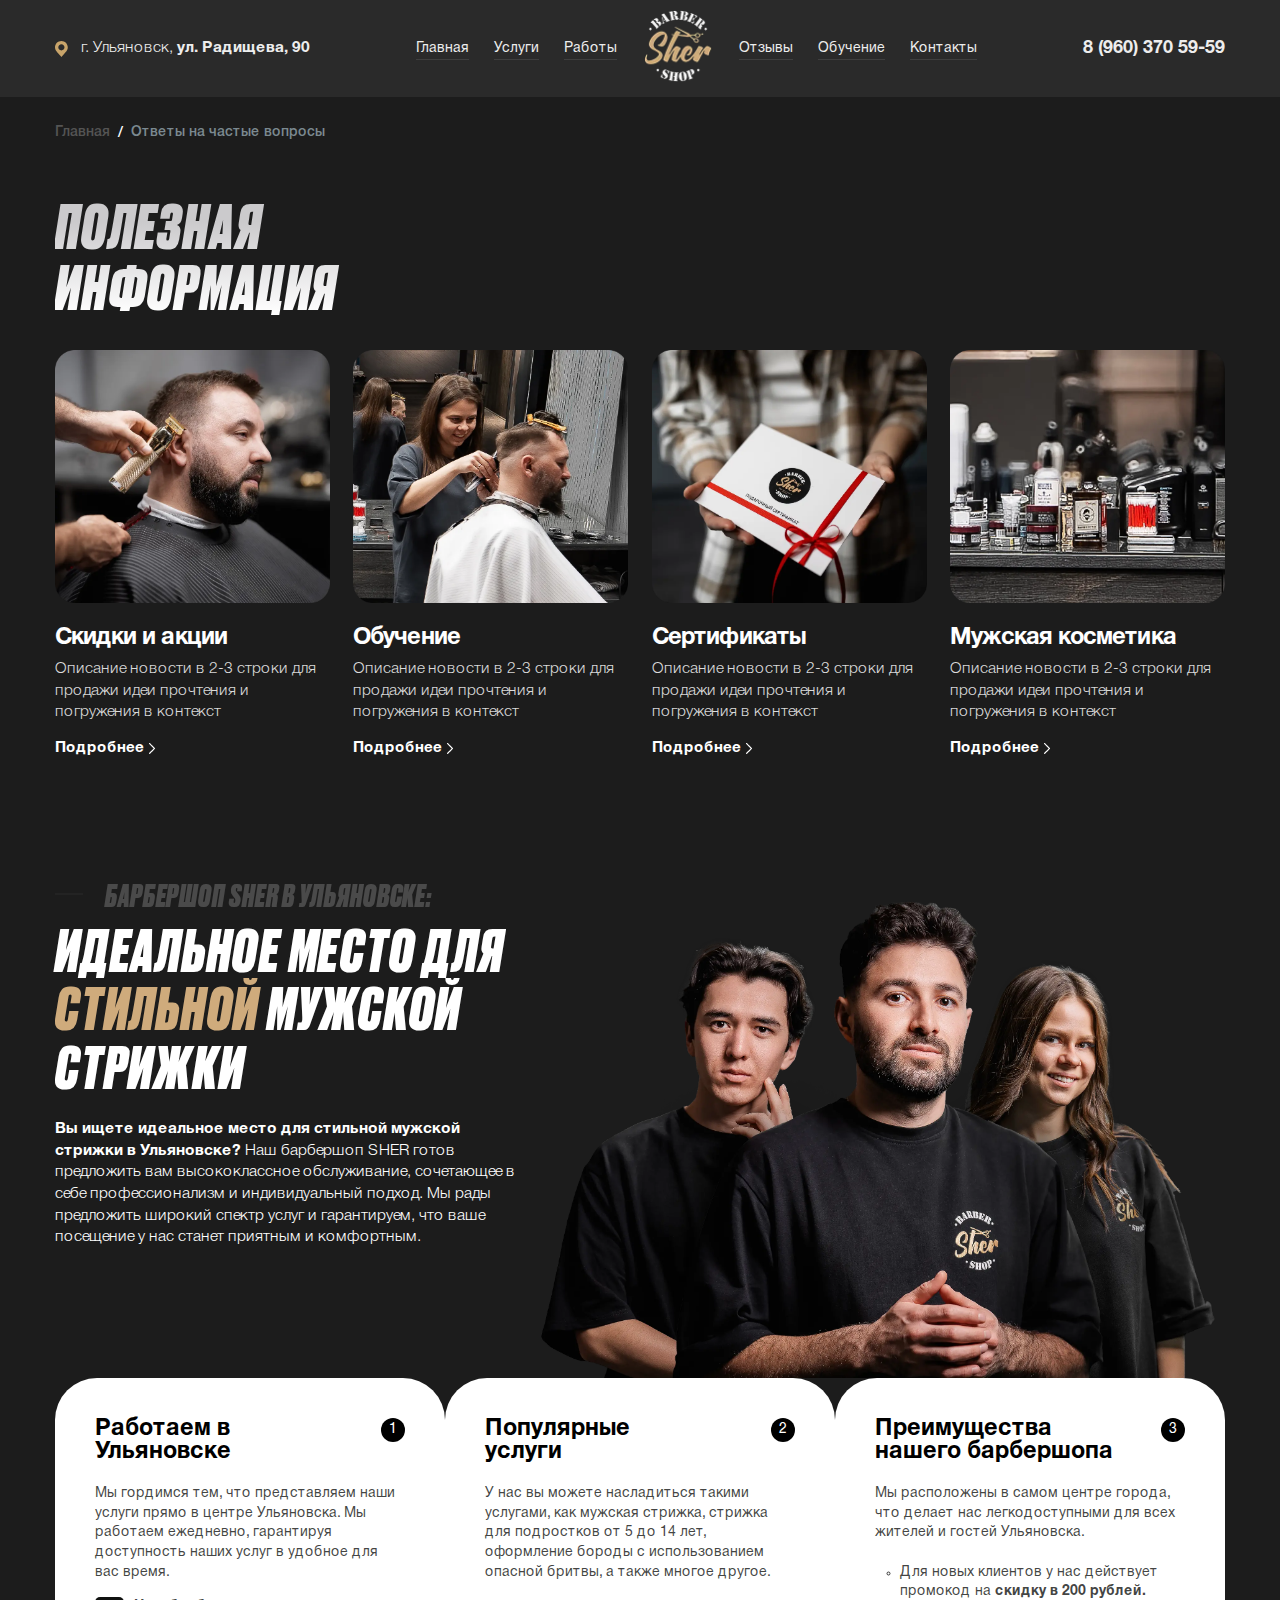
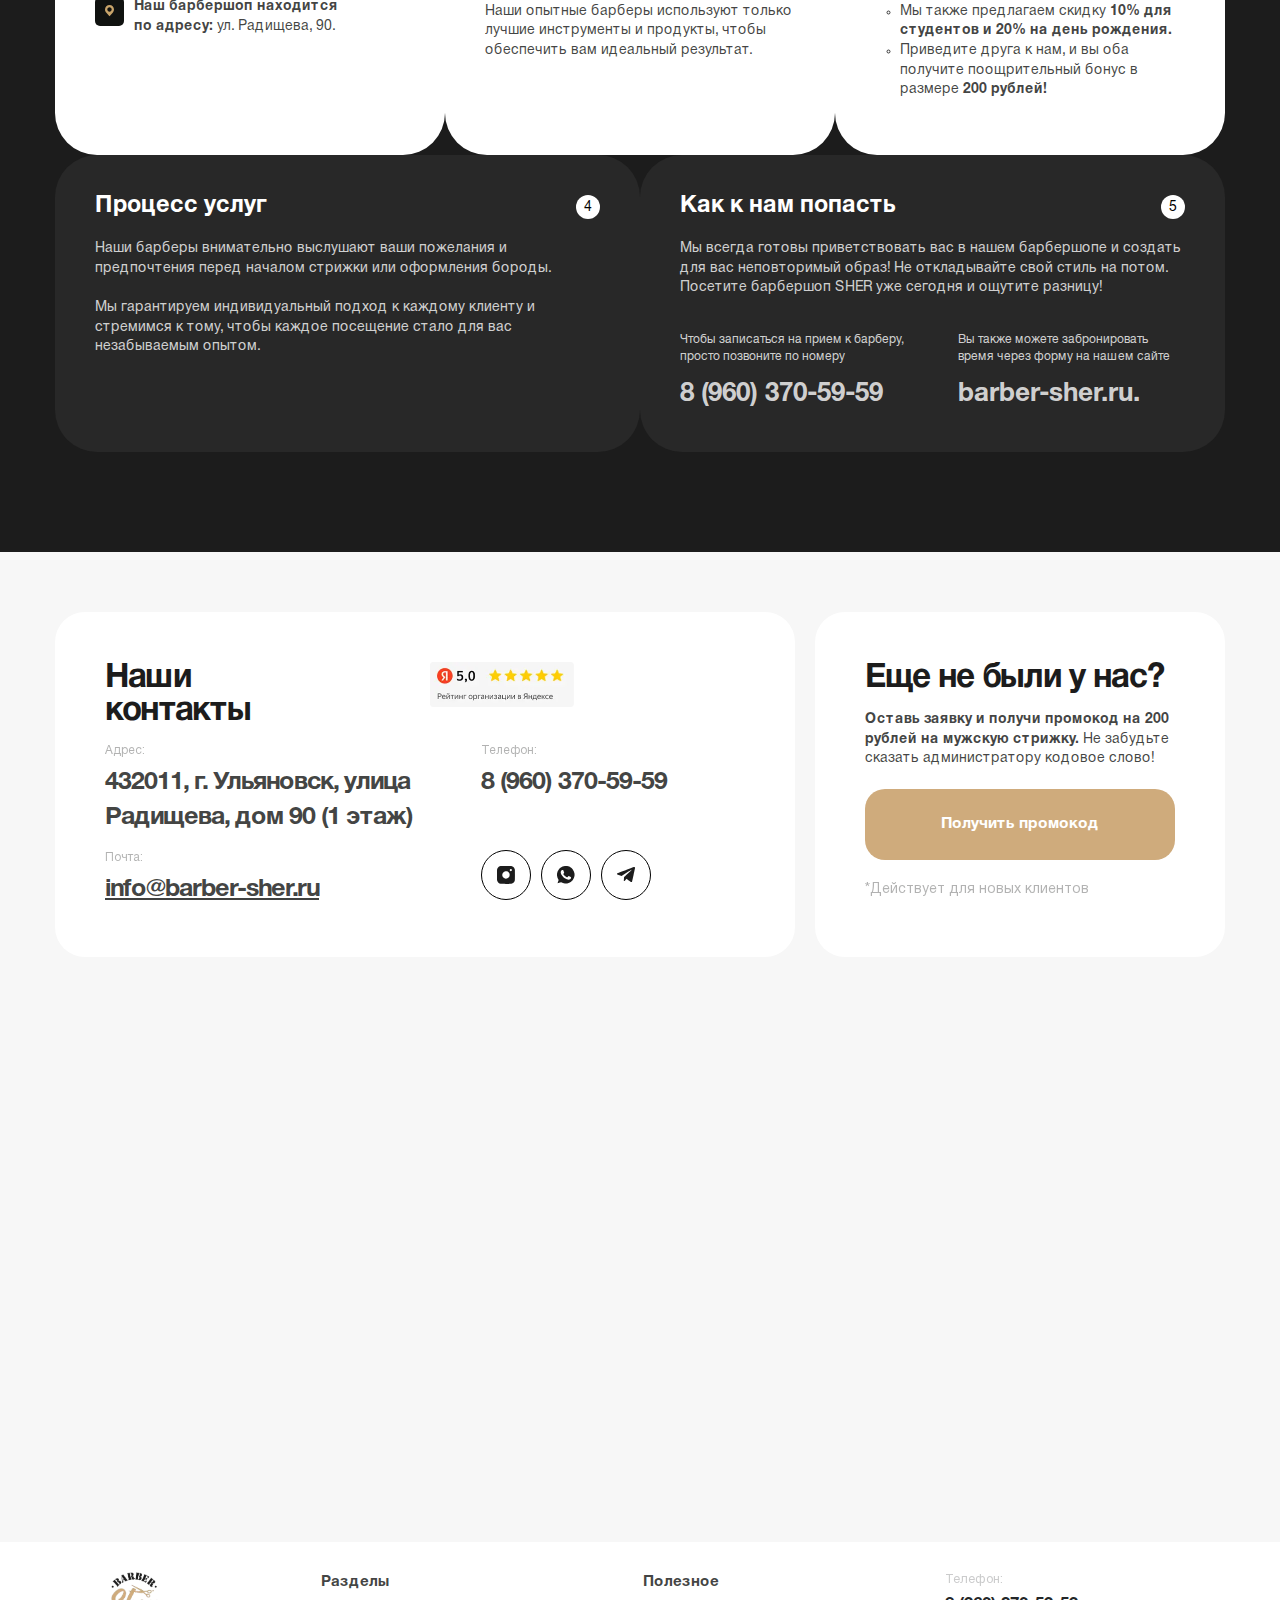
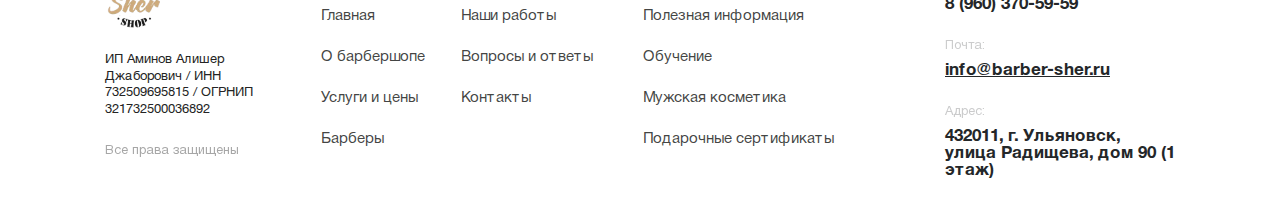
<file: useful.html>
<!DOCTYPE html><html lang="ru" class="page"><head><meta charset="UTF-8"><meta name="viewport" content="width=device-width,initial-scale=1"><link rel="shortcut icon" href="favicon.ico" type="image/x-icon"><meta http-equiv="X-UA-Compatible" content="ie=edge"><meta name="theme-color" content="#111111"><title>Sher</title><link rel="stylesheet" href="https://cdn.jsdelivr.net/npm/@fancyapps/ui@5.0/dist/fancybox/fancybox.css"><link rel="stylesheet" href="css/vendor.css"><link rel="stylesheet" href="css/main.css"><script src="https://api-maps.yandex.ru/2.0-stable/?apikey=06c7a748-e56b-4fd4-bdfc-e2afc4186fcf&load=package.full&lang=ru-RU"></script><script defer="defer" src="https://cdn.jsdelivr.net/npm/@fancyapps/ui@5.0/dist/fancybox/fancybox.umd.js"></script><script defer="defer" src="js/main.js"></script></head><body class="page__body"><div class="site-container"><header class="header"><div class="container"><div class="header__navigation"><a class="header__logo visible-tablet" href=""><img src="./img/logo-mob.webp" alt=""></a><div class="header__address"><svg width="13" height="17" viewBox="0 0 13 17" fill="none" xmlns="http://www.w3.org/2000/svg"><path d="M6.38847 0.955078C9.91983 0.955078 12.7769 3.79656 12.7769 7.32634C12.7769 8.92196 12.1834 10.3702 11.2142 11.4912C10.9613 11.8165 11.2142 11.4912 10.9613 11.8165L7.72916 15.4772C7.471 15.8059 7.72916 15.4772 7.471 15.8059L6.40741 17.0003L5.3593 15.8076L5.10459 15.4772L1.96714 11.9318C1.95886 11.9229 1.95029 11.9143 1.94133 11.906C1.92575 11.891 1.90468 11.868 1.87593 11.8389C0.719892 10.6824 0 9.09062 0 7.32634C0 3.79647 2.85711 0.955078 6.38847 0.955078ZM6.39024 4.22332C4.67941 4.22332 3.28377 5.61891 3.28377 7.32978C3.28377 9.04057 4.67941 10.438 6.39024 10.438C8.10106 10.438 9.49842 9.04057 9.49842 7.32978C9.49842 5.61891 8.10106 4.22332 6.39024 4.22332Z" fill="#C8A46A"/></svg><div class="header__address-text"><span class="header__address-city">г. Ульяновск,</span> <span class="header__address-place">ул. Радищева, 90</span></div></div><nav class="menu" data-menu><ul class="menu__list list-reset"><li class="menu__item"><a href="" class="menu__link">Главная</a></li><li class="menu__item"><a href="" class="menu__link menu__link">Услуги</a></li><li class="menu__item"><a href="" class="menu__link">Работы</a></li><li class="menu__item"><a href="" class="menu__logo"><picture><source srcset="./img/logo-black.webp" media="(max-width: 1024px)"><img class="menu__item-logo" src="./img/logo.webp" alt=""></picture></a></li><li class="menu__item"><a href="" class="menu__link">Отзывы</a></li><li class="menu__item"><a href="" class="menu__link">Обучение</a></li><li class="menu__item"><a href="" class="menu__link">Контакты</a></li></ul></nav><a class="header__phone" href="tel:89603705959"><svg class="visible-tablet" width="10" height="10" viewBox="0 0 10 10" fill="none" xmlns="http://www.w3.org/2000/svg"><path d="M1.82695 0.172369C1.70557 0.218608 1.59383 0.293745 1.41658 0.4498C1.32025 0.532644 1.17383 0.657874 1.08906 0.729158C0.27988 1.40155 -0.111221 2.45347 0.0274948 3.57861C0.187403 4.86366 0.954194 6.23926 2.36062 7.75935C3.47805 8.96734 4.60126 9.69945 5.72255 9.94605C5.94796 9.99615 5.99227 10 6.42576 10C6.8342 10 6.91127 9.99615 7.08466 9.95761C7.60292 9.84394 8.08842 9.59927 8.4776 9.2544C8.94962 8.83633 9.02861 8.76119 9.08834 8.67642C9.31375 8.34697 9.22127 7.99055 8.80127 7.56284C8.51999 7.27578 8.00365 6.84421 7.75705 6.69009C7.31586 6.41265 6.94595 6.36256 6.61264 6.53596C6.46429 6.61302 6.23888 6.7999 5.92099 7.10623C5.65127 7.36825 5.5453 7.4299 5.33915 7.44532C4.85365 7.48 4.17163 6.98871 3.35089 6.01385C2.85768 5.42623 2.53979 4.90219 2.44732 4.52072C2.35098 4.11421 2.44539 3.86375 2.79218 3.60944C3.05034 3.42063 3.39713 3.11045 3.48768 2.991C3.78053 2.60375 3.73236 2.13558 3.32778 1.45742C3.05998 1.00659 2.78833 0.623196 2.61493 0.447874C2.38759 0.218608 2.27392 0.158882 2.05236 0.151176C1.95796 0.149249 1.87126 0.156956 1.82695 0.172369Z" fill="white"/></svg> 8 (960) 370 59-59</a> <button class="burger" aria-label="Открыть меню" aria-expanded="false" data-burger><span class="burger__line"></span></button></div></div></header><main class="main"><section class="useful"><div class="container"><ul class="breadcrumb list-reset"><li class="breadcrumb__item"><a class="breadcrumb__link" href="">Главная</a></li><li class="breadcrumb__item"><a class="breadcrumb__link breadcrumb__link--active" href="">Ответы на частые вопросы</a></li></ul><h1 class="useful__title h1">Полезная<br>информация</h1><div class="useful__content"><a class="useful__link" href=""><img class="useful__link-img" src="./img/useful-img-1.webp" alt=""> <span class="useful__link-title">Скидки и акции</span><p class="useful__link-text">Описание новости в 2-3 строки для продажи идеи прочтения и погружения в контекст</p><span class="useful__link-more">Подробнее <svg width="7" height="11" viewBox="0 0 7 11" fill="none" xmlns="http://www.w3.org/2000/svg"><path d="M0.311943 0.0515471C0.18293 0.111753 0.103372 0.193461 0.0453161 0.322474C-0.0148901 0.453638 -0.0148901 0.664359 0.045316 0.795523C0.0775692 0.87078 0.597922 1.40188 2.39335 3.19732L4.69839 5.5045L2.39335 7.80954C0.600071 9.60497 0.0775676 10.1382 0.0453143 10.2135C-0.0471451 10.4178 0.00661031 10.7166 0.163576 10.8628C0.324843 11.0134 0.602221 11.0542 0.806492 10.9575C0.959157 10.8843 5.95412 5.88724 6.01862 5.74103C6.08098 5.60126 6.07883 5.39699 6.01217 5.25723C5.93906 5.10456 0.941957 0.109603 0.795742 0.0450965C0.655978 -0.0172604 0.451707 -0.0151099 0.311943 0.0515471Z" fill="white"/></svg> </span></a><a class="useful__link" href=""><img class="useful__link-img" src="./img/useful-img-2.webp" alt=""> <span class="useful__link-title">Обучение</span><p class="useful__link-text">Описание новости в 2-3 строки для продажи идеи прочтения и погружения в контекст</p><span class="useful__link-more">Подробнее <svg width="7" height="11" viewBox="0 0 7 11" fill="none" xmlns="http://www.w3.org/2000/svg"><path d="M0.311943 0.0515471C0.18293 0.111753 0.103372 0.193461 0.0453161 0.322474C-0.0148901 0.453638 -0.0148901 0.664359 0.045316 0.795523C0.0775692 0.87078 0.597922 1.40188 2.39335 3.19732L4.69839 5.5045L2.39335 7.80954C0.600071 9.60497 0.0775676 10.1382 0.0453143 10.2135C-0.0471451 10.4178 0.00661031 10.7166 0.163576 10.8628C0.324843 11.0134 0.602221 11.0542 0.806492 10.9575C0.959157 10.8843 5.95412 5.88724 6.01862 5.74103C6.08098 5.60126 6.07883 5.39699 6.01217 5.25723C5.93906 5.10456 0.941957 0.109603 0.795742 0.0450965C0.655978 -0.0172604 0.451707 -0.0151099 0.311943 0.0515471Z" fill="white"/></svg> </span></a><a class="useful__link" href=""><img class="useful__link-img" src="./img/useful-img-3.webp" alt=""> <span class="useful__link-title">Сертификаты</span><p class="useful__link-text">Описание новости в 2-3 строки для продажи идеи прочтения и погружения в контекст</p><span class="useful__link-more">Подробнее <svg width="7" height="11" viewBox="0 0 7 11" fill="none" xmlns="http://www.w3.org/2000/svg"><path d="M0.311943 0.0515471C0.18293 0.111753 0.103372 0.193461 0.0453161 0.322474C-0.0148901 0.453638 -0.0148901 0.664359 0.045316 0.795523C0.0775692 0.87078 0.597922 1.40188 2.39335 3.19732L4.69839 5.5045L2.39335 7.80954C0.600071 9.60497 0.0775676 10.1382 0.0453143 10.2135C-0.0471451 10.4178 0.00661031 10.7166 0.163576 10.8628C0.324843 11.0134 0.602221 11.0542 0.806492 10.9575C0.959157 10.8843 5.95412 5.88724 6.01862 5.74103C6.08098 5.60126 6.07883 5.39699 6.01217 5.25723C5.93906 5.10456 0.941957 0.109603 0.795742 0.0450965C0.655978 -0.0172604 0.451707 -0.0151099 0.311943 0.0515471Z" fill="white"/></svg> </span></a><a class="useful__link" href=""><img class="useful__link-img" src="./img/useful-img-4.webp" alt=""> <span class="useful__link-title">Мужская косметика</span><p class="useful__link-text">Описание новости в 2-3 строки для продажи идеи прочтения и погружения в контекст</p><span class="useful__link-more">Подробнее <svg width="7" height="11" viewBox="0 0 7 11" fill="none" xmlns="http://www.w3.org/2000/svg"><path d="M0.311943 0.0515471C0.18293 0.111753 0.103372 0.193461 0.0453161 0.322474C-0.0148901 0.453638 -0.0148901 0.664359 0.045316 0.795523C0.0775692 0.87078 0.597922 1.40188 2.39335 3.19732L4.69839 5.5045L2.39335 7.80954C0.600071 9.60497 0.0775676 10.1382 0.0453143 10.2135C-0.0471451 10.4178 0.00661031 10.7166 0.163576 10.8628C0.324843 11.0134 0.602221 11.0542 0.806492 10.9575C0.959157 10.8843 5.95412 5.88724 6.01862 5.74103C6.08098 5.60126 6.07883 5.39699 6.01217 5.25723C5.93906 5.10456 0.941957 0.109603 0.795742 0.0450965C0.655978 -0.0172604 0.451707 -0.0151099 0.311943 0.0515471Z" fill="white"/></svg></span></a></div></div></section><section class="about"><div class="container"><div class="about__content"><div class="about__info"><span class="about__uptitel">БАРБЕРШОП SHER В УЛЬЯНОВСКЕ:</span><h2 class="about__title h2">ИДЕАЛЬНОЕ МЕСТО ДЛЯ <span class="accent-color">СТИЛЬНОЙ</span> МУЖСКОЙ СТРИЖКИ</h2><p class="about__text"><span>Вы ищете идеальное место для стильной мужской стрижки в Ульяновске?</span> Наш барбершоп SHER готов предложить вам высококлассное обслуживание, сочетающее в себе профессионализм и индивидуальный подход. Мы рады предложить широкий спектр услуг и гарантируем, что ваше посещение у нас станет приятным и комфортным.</p></div><img class="about__img" src="./img/about-img.webp" alt=""></div><ul class="about__list list-reset"><li class="about__item"><h4 class="about__item-title h4">Работаем в Ульяновске <span class="about__item-num">1</span></h4><p class="about__item-text">Мы гордимся тем, что представляем наши услуги прямо в центре Ульяновска. Мы работаем ежедневно, гарантируя доступность наших услуг в удобное для вас время.</p><div class="about__item-addres"><svg width="29" height="29" viewBox="0 0 29 29" fill="none" xmlns="http://www.w3.org/2000/svg"><rect width="29" height="29" rx="5" fill="#101210"/><path d="M14.5 8C16.9875 8 19 10.0015 19 12.4879C19 13.6118 18.5819 14.632 17.8992 15.4216C17.721 15.6507 17.8992 15.4216 17.721 15.6507L15.4444 18.2293C15.2625 18.4608 15.4444 18.2293 15.2625 18.4608L14.5133 19.3021L13.7751 18.462L13.5956 18.2293L11.3856 15.732C11.3798 15.7256 11.3738 15.7196 11.3675 15.7138C11.3565 15.7032 11.3416 15.687 11.3214 15.6665C10.5071 14.8519 10 13.7306 10 12.4879C10 10.0015 12.0125 8 14.5 8ZM14.5012 10.3021C13.2961 10.3021 12.3131 11.2852 12.3131 12.4903C12.3131 13.6954 13.2961 14.6797 14.5012 14.6797C15.7063 14.6797 16.6906 13.6954 16.6906 12.4903C16.6906 11.2852 15.7063 10.3021 14.5012 10.3021Z" fill="#C8A46A"/></svg> <span class="about__item-addres-text"><span>Наш барбершоп находится<br>по адресу:</span> ул. Радищева, 90.</span></div></li><li class="about__item"><h4 class="about__item-title h4">Популярные<br>услуги <span class="about__item-num">2</span></h4><p class="about__item-text">У нас вы можете насладиться такими услугами, как мужская стрижка, стрижка для подростков от 5 до 14 лет, оформление бороды с использованием опасной бритвы, а также многое другое.<br><br>Наши опытные барберы используют только лучшие инструменты и продукты, чтобы обеспечить вам идеальный результат.</p></li><li class="about__item"><h4 class="about__item-title h4">Преимущества<br>нашего барбершопа <span class="about__item-num">3</span></h4><p class="about__item-text">Мы расположены в самом центре города, что делает нас легкодоступными для всех жителей и гостей Ульяновска.<br><br></p><ul><li>Для новых клиентов у нас действует промокод на <b>скидку в 200 рублей.</b></li><li>Мы также предлагаем скидку <b>10% для студентов и 20% на день рождения.</b></li><li>Приведите друга к нам, и вы оба получите поощрительный бонус в размере <b>200 рублей!</b></li></ul><p></p></li><li class="about__item about__item--dark col-2"><h4 class="about__item-title h4">Процесс услуг <span class="about__item-num">4</span></h4><p class="about__item-text">Наши барберы внимательно выслушают ваши пожелания и предпочтения перед началом стрижки или оформления бороды.<br><br>Мы гарантируем индивидуальный подход к каждому клиенту и стремимся к тому, чтобы каждое посещение стало для вас незабываемым опытом.</p></li><li class="about__item about__item--dark col-2"><h4 class="about__item-title h4">Как к нам попасть <span class="about__item-num">5</span></h4><p class="about__item-text">Мы всегда готовы приветствовать вас в нашем барбершопе и создать для вас неповторимый образ! Не откладывайте свой стиль на потом. Посетите барбершоп SHER уже сегодня и ощутите разницу!</p><br><br><div class="about__item-appointments"><p class="about__item-appointments-text">Чтобы записаться на прием к барберу, просто позвоните по номеру <a class="about__item-appointments-link" href="tel:89603705959">8 (960) 370-59-59</a></p><p class="about__item-appointments-text">Вы также можете забронировать время через форму на нашем сайте <a class="about__item-appointments-link" href="">barber-sher.ru.</a></p></div></li></ul></div></section><section class="contacts"><div class="container"><div class="contacts__content"><div class="contacts__info"><div class="contacts__info-head"><h2 class="contacts__info-title">Наши<br>контакты</h2><img class="contacts__info-rating" src="./img/contacts-rating.webp" alt=""></div><ul class="contacts__info-list list-reset"><li class="contacts__info-item"><span class="contacts__info-name">Адрес:</span> <span class="contacts__info-text">432011, г. Ульяновск, улица Радищева, дом 90 (1 этаж)</span></li><li class="contacts__info-item"><span class="contacts__info-name">Телефон:</span> <a class="contacts__info-text" href="tel:89603705959">8 (960) 370-59-59</a></li><li class="contacts__info-item"><div class="contacts__info-social"><a class="contacts__info-social-link" href=""><svg width="18" height="18" viewBox="0 0 18 18" fill="none" xmlns="http://www.w3.org/2000/svg"><path d="M3.60801 0.0721779C2.2699 0.352411 1.16297 1.1721 0.528942 2.35258C0.28724 2.79745 0.129608 3.25984 0.0350293 3.79579C0.0140117 3.9324 0 5.7259 0 8.97661C0 13.8597 0 13.9543 0.0735614 14.3011C0.266222 15.2539 0.7181 16.077 1.40117 16.7181C2.0317 17.3101 2.7603 17.6849 3.63253 17.86C3.97932 17.9336 4.0739 17.9336 8.96749 17.9336C13.8611 17.9336 13.9557 17.9336 14.3024 17.86C15.2552 17.6674 16.0784 17.2155 16.7195 16.5324C17.3115 15.9019 17.6863 15.1733 17.8614 14.3011C17.935 13.9543 17.935 13.8597 17.935 8.97661C17.935 5.7259 17.921 3.9324 17.8999 3.79579C17.6477 2.34207 16.793 1.15458 15.5215 0.496031C15.1151 0.285856 14.7788 0.166756 14.3024 0.0721779C13.9557 -0.00138474 13.8681 -0.00138474 8.94297 0.00211906C4.08791 0.00211906 3.93028 0.00562096 3.60801 0.0721779ZM14.2114 3.0882C14.4846 3.18978 14.7438 3.449 14.8489 3.72923C15.1186 4.44032 14.5827 5.20046 13.8155 5.19696C12.7647 5.18995 12.3338 3.83782 13.1885 3.22481C13.5038 2.99712 13.8506 2.95158 14.2114 3.0882ZM9.82571 5.35459C10.5333 5.52973 11.0412 5.82048 11.5772 6.35643C12.2848 7.06402 12.621 7.82415 12.6701 8.80847C12.7191 9.85585 12.3513 10.8051 11.5982 11.5688C10.8556 12.3254 9.86424 12.7177 8.80986 12.6687C7.82553 12.6197 7.0654 12.2834 6.35781 11.5758C5.81836 11.0363 5.53462 10.5354 5.34897 9.80681C5.24038 9.37945 5.24038 8.55276 5.34897 8.1254C5.52061 7.45284 5.81486 6.91339 6.28425 6.41948C6.84822 5.82748 7.52428 5.45617 8.32295 5.30555C8.70127 5.23549 9.44739 5.26001 9.82571 5.35459Z" fill="#1C1C1C"/></svg> </a><a class="contacts__info-social-link" href=""><svg width="18" height="18" viewBox="0 0 18 18" fill="none" xmlns="http://www.w3.org/2000/svg"><path d="M7.90869 0.0115318C6.27484 0.186588 4.77828 0.776972 3.44305 1.77582C3.00713 2.1019 2.11125 2.99778 1.78517 3.4337C0.892729 4.62477 0.343534 5.89821 0.0963961 7.34671C0.00371943 7.88218 -0.0306052 9.11787 0.0311792 9.67736C0.189073 11.1465 0.669618 12.4748 1.47282 13.6659L1.6513 13.9302L1.09868 15.564C0.79662 16.4633 0.552914 17.2013 0.556347 17.2048C0.559779 17.2116 1.30462 16.9782 2.2108 16.6865C3.11697 16.3947 3.88927 16.1544 3.9236 16.1544C3.95792 16.1544 4.06776 16.2025 4.16387 16.2643C5.26226 16.9508 6.53227 17.3833 7.88123 17.5274C8.44073 17.5892 9.67641 17.5549 10.2119 17.4622C11.6604 17.2151 12.9373 16.6659 14.1249 15.7734C14.5608 15.4473 15.4567 14.5515 15.7828 14.1155C16.6889 12.9039 17.2416 11.603 17.4921 10.0961C17.5814 9.55379 17.5814 7.99545 17.4921 7.45312C17.2416 5.94627 16.6889 4.64536 15.7828 3.4337C15.4567 2.99778 14.5608 2.1019 14.1249 1.77582C12.9373 0.88681 11.6672 0.337616 10.2119 0.0870457C9.87893 0.0286942 9.62149 0.0115318 8.92127 0.00466728C8.44073 -0.00219727 7.98421 0.00123405 7.90869 0.0115318ZM6.02084 4.08587C6.11008 4.12363 6.16157 4.18541 6.24051 4.34331C6.4396 4.73461 7.17071 6.53322 7.17071 6.62933C7.17071 6.79066 7.03685 7.00347 6.7039 7.38447C6.52884 7.58012 6.36752 7.77577 6.34692 7.8101C6.25424 7.98515 6.34349 8.21856 6.68673 8.70597C7.43845 9.77347 8.29656 10.5217 9.37779 11.0401C10.2359 11.4554 10.3423 11.4279 10.8949 10.6625C11.2931 10.1099 11.451 9.97942 11.681 10.0309C11.9144 10.0824 13.9155 11.0572 14.0013 11.1636C14.1249 11.3112 14.0151 12.1213 13.816 12.5091C13.5311 13.0721 12.6489 13.5904 11.8457 13.6659C11.0116 13.7483 9.02425 13.0549 7.84691 12.2723C6.65584 11.4794 5.43045 10.1819 4.47623 8.7094C3.99568 7.96799 3.70392 7.10987 3.70392 6.44054C3.70392 5.71973 3.92703 5.10875 4.39041 4.56298C4.60323 4.30555 4.80231 4.16482 5.05288 4.0893C5.25196 4.02409 5.86981 4.02409 6.02084 4.08587Z" fill="#1C1C1C"/></svg> </a><a class="contacts__info-social-link" href=""><svg width="19" height="16" viewBox="0 0 19 16" fill="none" xmlns="http://www.w3.org/2000/svg"><path d="M16.8579 0.0231047C16.6929 0.063364 0.452412 6.27532 0.271247 6.36792C-0.0910839 6.55311 -0.0910839 7.21336 0.275273 7.40258C0.335661 7.43478 1.32603 7.78101 2.47341 8.1675L4.5548 8.87606L9.47445 5.86871C12.1758 4.21406 14.4263 2.86136 14.4746 2.86136C14.527 2.85734 14.5551 2.88149 14.5551 2.93785C14.5551 2.99019 13.3957 4.08524 10.9036 6.38C8.89472 8.22789 7.2119 9.77786 7.16761 9.82214C7.09514 9.89863 7.07502 10.0556 6.94619 11.8311C6.86969 12.8939 6.80528 13.7957 6.80528 13.836C6.80528 13.9648 6.98645 14.1097 7.14748 14.1097C7.28436 14.1097 7.36891 14.0373 8.48408 12.9422L9.67172 11.7787L10.1629 12.1531C11.6283 13.2723 13.8345 14.931 13.9593 15.0035C14.1284 15.1081 14.5028 15.1162 14.6799 15.0236C14.8088 14.9552 14.9859 14.778 15.0503 14.6532C15.0745 14.6089 15.7549 11.5613 16.5641 7.88568C17.5947 3.19954 18.0375 1.1262 18.0375 0.961139C18.0375 0.679326 17.9409 0.453876 17.7517 0.27271C17.5182 0.0512857 17.1559 -0.0493612 16.8579 0.0231047Z" fill="#1C1C1C"/></svg></a></div></li><li class="contacts__info-item"><span class="contacts__info-name">Почта:</span> <a class="contacts__info-text contacts__info-mail" href="mailto:info@barber-sher.ru">info@barber-sher.ru</a></li></ul></div><div class="contacts__promocode"><h2 class="contacts__info-title contacts__promocode-title">Еще не были у нас?</h2><p class="contacts__promocode-text"><span>Оставь заявку и получи промокод на 200 рублей на мужскую стрижку.</span> Не забудьте сказать администратору кодовое слово!</p><a class="contacts__promocode-link btn-1" href="">Получить промокод</a> <span class="contacts__promocode-additionally">*Действует для новых клиентов</span></div></div><div class="contacts__map-wrapper"><div class="contacts__map"><iframe src="https://yandex.ru/map-widget/v1/?ll=48.402341%2C54.330476&mode=search&ol=geo&ouri=ymapsbm1%3A%2F%2Fgeo%3Fdata%3DCgoxNTA5OTM4NTczEkHQoNC-0YHRgdC40Y8sINCj0LvRjNGP0L3QvtCy0YHQuiwg0YPQu9C40YbQsCDQoNCw0LTQuNGJ0LXQstCwLCA5MCIKDf6bQUIVaFJZQg%2C%2C&z=17.13" width="100%" height="100%" frameborder="0" allowfullscreen="true" style="position:relative;"></iframe></div></div></div></section></main><footer class="footer"><div class="container"><div class="footer__content"><div class="footer__info"><img class="footer__logo" src="./img/logo-black.webp" alt=""> <span class="footer__info-text">ИП Аминов Алишер<br>Джаборович / ИНН<br>732509695815 / ОГРНИП<br>321732500036892 </span><span class="footer__info-reserved">Все права защищены</span></div><nav class="footer__nav"><ul class="footer__nav-list list-reset"><li class="footer__nav-block"><span class="footer__nav-name">Разделы</span><ul class="footer__nav-item-list list-reset"><li class="footer__nav-item col-2"><a class="footer__nav-link" href="">Главная </a><a class="footer__nav-link" href="">Наши работы </a><a class="footer__nav-link" href="">О барбершопе </a><a class="footer__nav-link" href="">Вопросы и ответы </a><a class="footer__nav-link" href="">Услуги и цены </a><a class="footer__nav-link" href="">Контакты </a><a class="footer__nav-link" href="">Барберы</a></li></ul></li><li class="footer__nav-block"><span class="footer__nav-name">Полезное</span><ul class="footer__nav-item-list list-reset"><li class="footer__nav-item"><a class="footer__nav-link" href="">Полезная информация </a><a class="footer__nav-link" href="">Обучение </a><a class="footer__nav-link" href="">Мужская косметика </a><a class="footer__nav-link" href="">Подарочные сертификаты</a></li></ul></li></ul></nav><ul class="footer__contacts list-reset"><li class="footer__contacts-item"><span class="footer__contacts-name">Телефон:</span> <a class="footer__contacts-text footer__contacts-link" href="tel:89603705959">8 (960) 370-59-59</a></li><li class="footer__contacts-item"><span class="footer__contacts-name">Почта:</span> <a class="footer__contacts-text footer__contacts-link footer__contacts-mail" href="mailto:info@barber-sher.ru">info@barber-sher.ru</a></li><li class="footer__contacts-item"><span class="footer__contacts-name">Адрес:</span> <span class="footer__contacts-text">432011, г. Ульяновск, улица Радищева, дом 90 (1 этаж)</span></li></ul></div></div></footer></div></body></html>
</file>
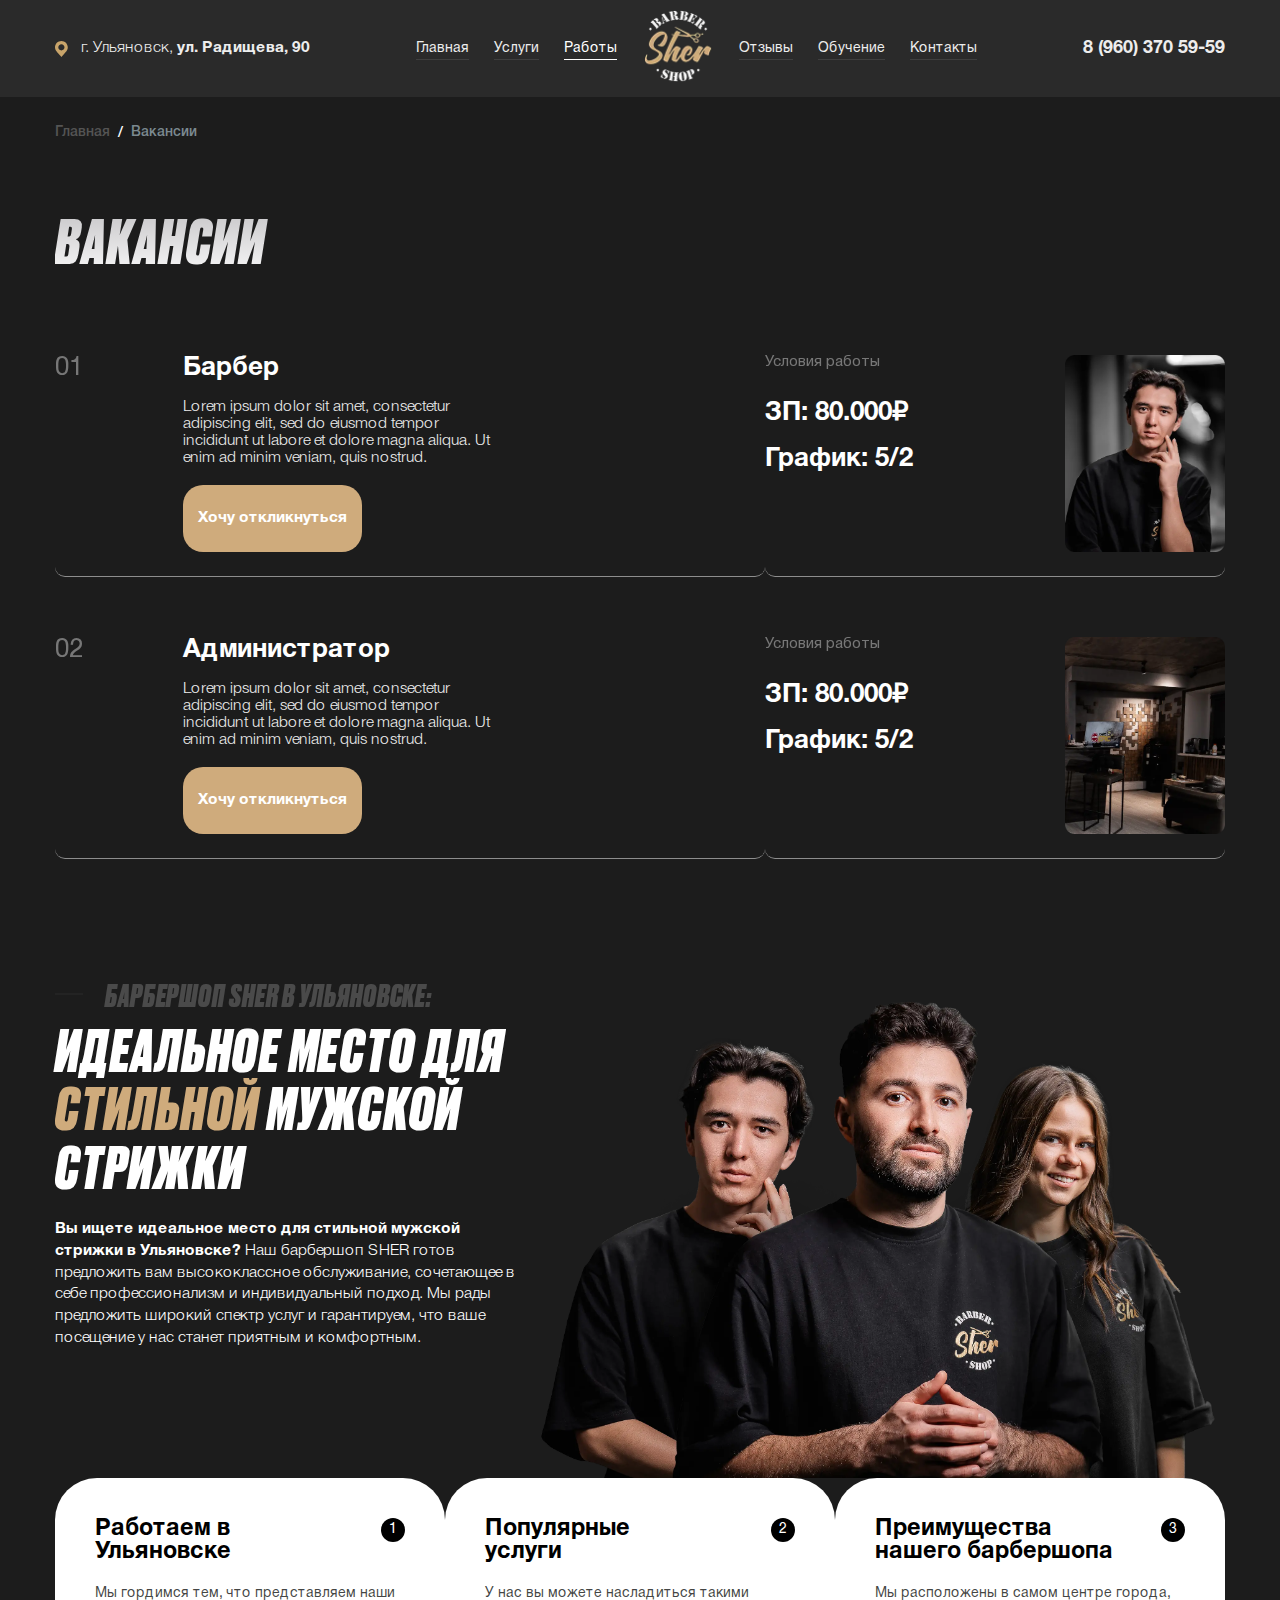
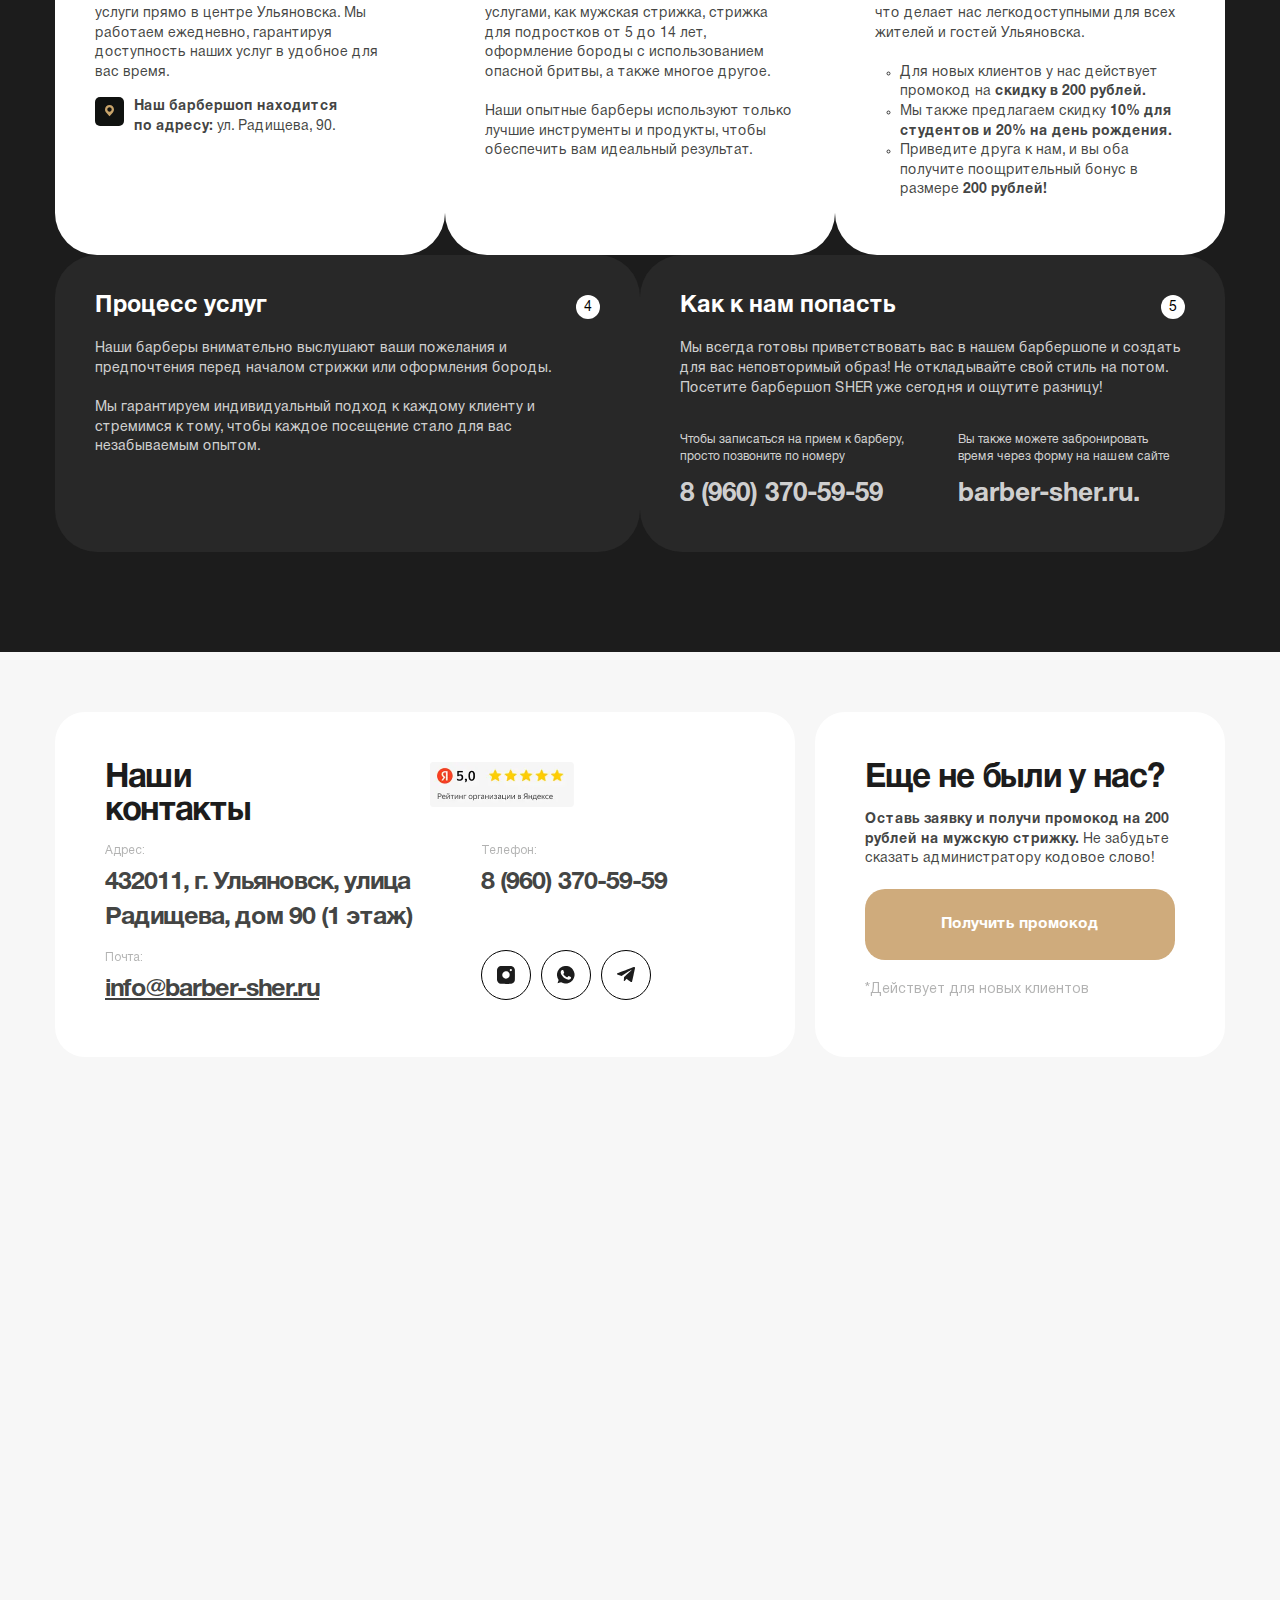
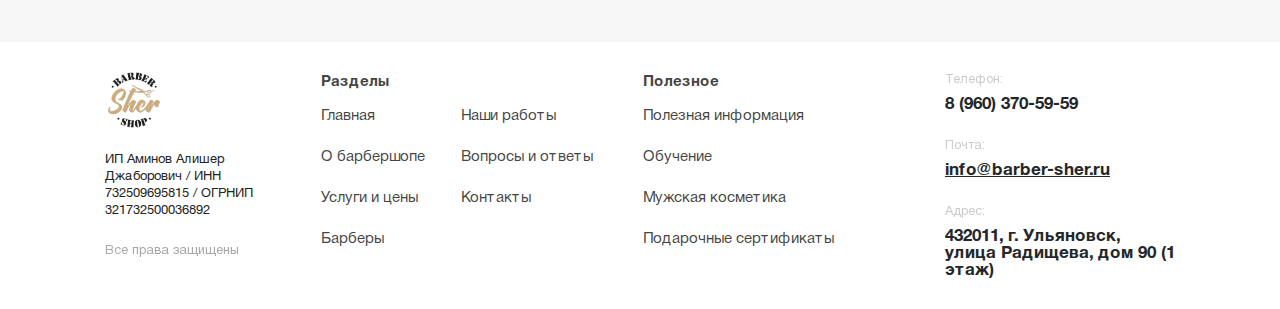
<file: vacancy.html>
<!DOCTYPE html><html lang="ru" class="page"><head><meta charset="UTF-8"><meta name="viewport" content="width=device-width,initial-scale=1"><link rel="shortcut icon" href="favicon.ico" type="image/x-icon"><meta http-equiv="X-UA-Compatible" content="ie=edge"><meta name="theme-color" content="#111111"><title>Sher</title><link rel="stylesheet" href="https://cdn.jsdelivr.net/npm/@fancyapps/ui@5.0/dist/fancybox/fancybox.css"><link rel="stylesheet" href="css/vendor.css"><link rel="stylesheet" href="css/main.css"><script src="https://api-maps.yandex.ru/2.0-stable/?apikey=06c7a748-e56b-4fd4-bdfc-e2afc4186fcf&load=package.full&lang=ru-RU"></script><script defer="defer" src="https://cdn.jsdelivr.net/npm/@fancyapps/ui@5.0/dist/fancybox/fancybox.umd.js"></script><script defer="defer" src="js/main.js"></script></head><body class="page__body"><div class="site-container"><header class="header"><div class="container"><div class="header__navigation"><a class="header__logo visible-tablet" href=""><img src="./img/logo-mob.webp" alt=""></a><div class="header__address"><svg width="13" height="17" viewBox="0 0 13 17" fill="none" xmlns="http://www.w3.org/2000/svg"><path d="M6.38847 0.955078C9.91983 0.955078 12.7769 3.79656 12.7769 7.32634C12.7769 8.92196 12.1834 10.3702 11.2142 11.4912C10.9613 11.8165 11.2142 11.4912 10.9613 11.8165L7.72916 15.4772C7.471 15.8059 7.72916 15.4772 7.471 15.8059L6.40741 17.0003L5.3593 15.8076L5.10459 15.4772L1.96714 11.9318C1.95886 11.9229 1.95029 11.9143 1.94133 11.906C1.92575 11.891 1.90468 11.868 1.87593 11.8389C0.719892 10.6824 0 9.09062 0 7.32634C0 3.79647 2.85711 0.955078 6.38847 0.955078ZM6.39024 4.22332C4.67941 4.22332 3.28377 5.61891 3.28377 7.32978C3.28377 9.04057 4.67941 10.438 6.39024 10.438C8.10106 10.438 9.49842 9.04057 9.49842 7.32978C9.49842 5.61891 8.10106 4.22332 6.39024 4.22332Z" fill="#C8A46A"/></svg><div class="header__address-text"><span class="header__address-city">г. Ульяновск,</span> <span class="header__address-place">ул. Радищева, 90</span></div></div><nav class="menu" data-menu><ul class="menu__list list-reset"><li class="menu__item"><a href="" class="menu__link">Главная</a></li><li class="menu__item"><a href="" class="menu__link menu__link">Услуги</a></li><li class="menu__item"><a href="" class="menu__link menu__link--active">Работы</a></li><li class="menu__item"><a href="" class="menu__logo"><picture><source srcset="./img/logo-black.webp" media="(max-width: 1024px)"><img class="menu__item-logo" src="./img/logo.webp" alt=""></picture></a></li><li class="menu__item"><a href="" class="menu__link">Отзывы</a></li><li class="menu__item"><a href="" class="menu__link">Обучение</a></li><li class="menu__item"><a href="" class="menu__link">Контакты</a></li></ul></nav><a class="header__phone" href="tel:89603705959"><svg class="visible-tablet" width="10" height="10" viewBox="0 0 10 10" fill="none" xmlns="http://www.w3.org/2000/svg"><path d="M1.82695 0.172369C1.70557 0.218608 1.59383 0.293745 1.41658 0.4498C1.32025 0.532644 1.17383 0.657874 1.08906 0.729158C0.27988 1.40155 -0.111221 2.45347 0.0274948 3.57861C0.187403 4.86366 0.954194 6.23926 2.36062 7.75935C3.47805 8.96734 4.60126 9.69945 5.72255 9.94605C5.94796 9.99615 5.99227 10 6.42576 10C6.8342 10 6.91127 9.99615 7.08466 9.95761C7.60292 9.84394 8.08842 9.59927 8.4776 9.2544C8.94962 8.83633 9.02861 8.76119 9.08834 8.67642C9.31375 8.34697 9.22127 7.99055 8.80127 7.56284C8.51999 7.27578 8.00365 6.84421 7.75705 6.69009C7.31586 6.41265 6.94595 6.36256 6.61264 6.53596C6.46429 6.61302 6.23888 6.7999 5.92099 7.10623C5.65127 7.36825 5.5453 7.4299 5.33915 7.44532C4.85365 7.48 4.17163 6.98871 3.35089 6.01385C2.85768 5.42623 2.53979 4.90219 2.44732 4.52072C2.35098 4.11421 2.44539 3.86375 2.79218 3.60944C3.05034 3.42063 3.39713 3.11045 3.48768 2.991C3.78053 2.60375 3.73236 2.13558 3.32778 1.45742C3.05998 1.00659 2.78833 0.623196 2.61493 0.447874C2.38759 0.218608 2.27392 0.158882 2.05236 0.151176C1.95796 0.149249 1.87126 0.156956 1.82695 0.172369Z" fill="white"/></svg> 8 (960) 370 59-59</a> <button class="burger" aria-label="Открыть меню" aria-expanded="false" data-burger><span class="burger__line"></span></button></div></div></header><main class="main"><section class="vacancy"><div class="container"><ul class="breadcrumb list-reset"><li class="breadcrumb__item"><a class="breadcrumb__link" href="">Главная</a></li><li class="breadcrumb__item"><a class="breadcrumb__link breadcrumb__link--active" href="">Вакансии</a></li></ul><h1 class="vacancy__title h1">Вакансии</h1><div class="vacancy__content"><div class="vacancy__item"><div class="vacancy__item-info"><span class="vacancy__item-num">01</span><div class="vacancy__item-inner"><span class="vacancy__item-name">Барбер</span><p class="vacancy__item-text">Lorem ipsum dolor sit amet, consectetur adipiscing elit, sed do eiusmod tempor incididunt ut labore et dolore magna aliqua. Ut enim ad minim veniam, quis nostrud.</p><a class="vacancy__item-link btn-1 hidden-small-tablet" href="">Хочу откликнуться</a></div></div><div class="vacancy__item-condition"><div class="vacancy__item-condition-info"><span class="vacancy__item-condition-name">Условия работы</span> <span class="vacancy__item-condition-text">ЗП: 80.000₽</span> <span class="vacancy__item-condition-text">График: 5/2</span></div><a class="vacancy__item-link btn-1 visible-small-tablet" href="">Хочу откликнуться</a> <img class="vacancy__item-condition-img" src="./img/vacancy-img-1.webp" alt=""></div></div><div class="vacancy__item"><div class="vacancy__item-info"><span class="vacancy__item-num">02</span><div class="vacancy__item-inner"><span class="vacancy__item-name">Администратор</span><p class="vacancy__item-text">Lorem ipsum dolor sit amet, consectetur adipiscing elit, sed do eiusmod tempor incididunt ut labore et dolore magna aliqua. Ut enim ad minim veniam, quis nostrud.</p><a class="vacancy__item-link btn-1 hidden-small-tablet" href="">Хочу откликнуться</a></div></div><div class="vacancy__item-condition"><div class="vacancy__item-condition-info"><span class="vacancy__item-condition-name">Условия работы</span> <span class="vacancy__item-condition-text">ЗП: 80.000₽</span> <span class="vacancy__item-condition-text">График: 5/2</span></div><a class="vacancy__item-link btn-1 visible-small-tablet" href="">Хочу откликнуться</a> <img class="vacancy__item-condition-img" src="./img/vacancy-img-2.webp" alt=""></div></div></div></div></section><section class="about"><div class="container"><div class="about__content"><div class="about__info"><span class="about__uptitel">БАРБЕРШОП SHER В УЛЬЯНОВСКЕ:</span><h2 class="about__title h2">ИДЕАЛЬНОЕ МЕСТО ДЛЯ <span class="accent-color">СТИЛЬНОЙ</span> МУЖСКОЙ СТРИЖКИ</h2><p class="about__text"><span>Вы ищете идеальное место для стильной мужской стрижки в Ульяновске?</span> Наш барбершоп SHER готов предложить вам высококлассное обслуживание, сочетающее в себе профессионализм и индивидуальный подход. Мы рады предложить широкий спектр услуг и гарантируем, что ваше посещение у нас станет приятным и комфортным.</p></div><img class="about__img" src="./img/about-img.webp" alt=""></div><ul class="about__list list-reset"><li class="about__item"><h4 class="about__item-title h4">Работаем в Ульяновске <span class="about__item-num">1</span></h4><p class="about__item-text">Мы гордимся тем, что представляем наши услуги прямо в центре Ульяновска. Мы работаем ежедневно, гарантируя доступность наших услуг в удобное для вас время.</p><div class="about__item-addres"><svg width="29" height="29" viewBox="0 0 29 29" fill="none" xmlns="http://www.w3.org/2000/svg"><rect width="29" height="29" rx="5" fill="#101210"/><path d="M14.5 8C16.9875 8 19 10.0015 19 12.4879C19 13.6118 18.5819 14.632 17.8992 15.4216C17.721 15.6507 17.8992 15.4216 17.721 15.6507L15.4444 18.2293C15.2625 18.4608 15.4444 18.2293 15.2625 18.4608L14.5133 19.3021L13.7751 18.462L13.5956 18.2293L11.3856 15.732C11.3798 15.7256 11.3738 15.7196 11.3675 15.7138C11.3565 15.7032 11.3416 15.687 11.3214 15.6665C10.5071 14.8519 10 13.7306 10 12.4879C10 10.0015 12.0125 8 14.5 8ZM14.5012 10.3021C13.2961 10.3021 12.3131 11.2852 12.3131 12.4903C12.3131 13.6954 13.2961 14.6797 14.5012 14.6797C15.7063 14.6797 16.6906 13.6954 16.6906 12.4903C16.6906 11.2852 15.7063 10.3021 14.5012 10.3021Z" fill="#C8A46A"/></svg> <span class="about__item-addres-text"><span>Наш барбершоп находится<br>по адресу:</span> ул. Радищева, 90.</span></div></li><li class="about__item"><h4 class="about__item-title h4">Популярные<br>услуги <span class="about__item-num">2</span></h4><p class="about__item-text">У нас вы можете насладиться такими услугами, как мужская стрижка, стрижка для подростков от 5 до 14 лет, оформление бороды с использованием опасной бритвы, а также многое другое.<br><br>Наши опытные барберы используют только лучшие инструменты и продукты, чтобы обеспечить вам идеальный результат.</p></li><li class="about__item"><h4 class="about__item-title h4">Преимущества<br>нашего барбершопа <span class="about__item-num">3</span></h4><p class="about__item-text">Мы расположены в самом центре города, что делает нас легкодоступными для всех жителей и гостей Ульяновска.<br><br></p><ul><li>Для новых клиентов у нас действует промокод на <b>скидку в 200 рублей.</b></li><li>Мы также предлагаем скидку <b>10% для студентов и 20% на день рождения.</b></li><li>Приведите друга к нам, и вы оба получите поощрительный бонус в размере <b>200 рублей!</b></li></ul><p></p></li><li class="about__item about__item--dark col-2"><h4 class="about__item-title h4">Процесс услуг <span class="about__item-num">4</span></h4><p class="about__item-text">Наши барберы внимательно выслушают ваши пожелания и предпочтения перед началом стрижки или оформления бороды.<br><br>Мы гарантируем индивидуальный подход к каждому клиенту и стремимся к тому, чтобы каждое посещение стало для вас незабываемым опытом.</p></li><li class="about__item about__item--dark col-2"><h4 class="about__item-title h4">Как к нам попасть <span class="about__item-num">5</span></h4><p class="about__item-text">Мы всегда готовы приветствовать вас в нашем барбершопе и создать для вас неповторимый образ! Не откладывайте свой стиль на потом. Посетите барбершоп SHER уже сегодня и ощутите разницу!</p><br><br><div class="about__item-appointments"><p class="about__item-appointments-text">Чтобы записаться на прием к барберу, просто позвоните по номеру <a class="about__item-appointments-link" href="tel:89603705959">8 (960) 370-59-59</a></p><p class="about__item-appointments-text">Вы также можете забронировать время через форму на нашем сайте <a class="about__item-appointments-link" href="">barber-sher.ru.</a></p></div></li></ul></div></section><section class="contacts"><div class="container"><div class="contacts__content"><div class="contacts__info"><div class="contacts__info-head"><h2 class="contacts__info-title">Наши<br>контакты</h2><img class="contacts__info-rating" src="./img/contacts-rating.webp" alt=""></div><ul class="contacts__info-list list-reset"><li class="contacts__info-item"><span class="contacts__info-name">Адрес:</span> <span class="contacts__info-text">432011, г. Ульяновск, улица Радищева, дом 90 (1 этаж)</span></li><li class="contacts__info-item"><span class="contacts__info-name">Телефон:</span> <a class="contacts__info-text" href="tel:89603705959">8 (960) 370-59-59</a></li><li class="contacts__info-item"><div class="contacts__info-social"><a class="contacts__info-social-link" href=""><svg width="18" height="18" viewBox="0 0 18 18" fill="none" xmlns="http://www.w3.org/2000/svg"><path d="M3.60801 0.0721779C2.2699 0.352411 1.16297 1.1721 0.528942 2.35258C0.28724 2.79745 0.129608 3.25984 0.0350293 3.79579C0.0140117 3.9324 0 5.7259 0 8.97661C0 13.8597 0 13.9543 0.0735614 14.3011C0.266222 15.2539 0.7181 16.077 1.40117 16.7181C2.0317 17.3101 2.7603 17.6849 3.63253 17.86C3.97932 17.9336 4.0739 17.9336 8.96749 17.9336C13.8611 17.9336 13.9557 17.9336 14.3024 17.86C15.2552 17.6674 16.0784 17.2155 16.7195 16.5324C17.3115 15.9019 17.6863 15.1733 17.8614 14.3011C17.935 13.9543 17.935 13.8597 17.935 8.97661C17.935 5.7259 17.921 3.9324 17.8999 3.79579C17.6477 2.34207 16.793 1.15458 15.5215 0.496031C15.1151 0.285856 14.7788 0.166756 14.3024 0.0721779C13.9557 -0.00138474 13.8681 -0.00138474 8.94297 0.00211906C4.08791 0.00211906 3.93028 0.00562096 3.60801 0.0721779ZM14.2114 3.0882C14.4846 3.18978 14.7438 3.449 14.8489 3.72923C15.1186 4.44032 14.5827 5.20046 13.8155 5.19696C12.7647 5.18995 12.3338 3.83782 13.1885 3.22481C13.5038 2.99712 13.8506 2.95158 14.2114 3.0882ZM9.82571 5.35459C10.5333 5.52973 11.0412 5.82048 11.5772 6.35643C12.2848 7.06402 12.621 7.82415 12.6701 8.80847C12.7191 9.85585 12.3513 10.8051 11.5982 11.5688C10.8556 12.3254 9.86424 12.7177 8.80986 12.6687C7.82553 12.6197 7.0654 12.2834 6.35781 11.5758C5.81836 11.0363 5.53462 10.5354 5.34897 9.80681C5.24038 9.37945 5.24038 8.55276 5.34897 8.1254C5.52061 7.45284 5.81486 6.91339 6.28425 6.41948C6.84822 5.82748 7.52428 5.45617 8.32295 5.30555C8.70127 5.23549 9.44739 5.26001 9.82571 5.35459Z" fill="#1C1C1C"/></svg> </a><a class="contacts__info-social-link" href=""><svg width="18" height="18" viewBox="0 0 18 18" fill="none" xmlns="http://www.w3.org/2000/svg"><path d="M7.90869 0.0115318C6.27484 0.186588 4.77828 0.776972 3.44305 1.77582C3.00713 2.1019 2.11125 2.99778 1.78517 3.4337C0.892729 4.62477 0.343534 5.89821 0.0963961 7.34671C0.00371943 7.88218 -0.0306052 9.11787 0.0311792 9.67736C0.189073 11.1465 0.669618 12.4748 1.47282 13.6659L1.6513 13.9302L1.09868 15.564C0.79662 16.4633 0.552914 17.2013 0.556347 17.2048C0.559779 17.2116 1.30462 16.9782 2.2108 16.6865C3.11697 16.3947 3.88927 16.1544 3.9236 16.1544C3.95792 16.1544 4.06776 16.2025 4.16387 16.2643C5.26226 16.9508 6.53227 17.3833 7.88123 17.5274C8.44073 17.5892 9.67641 17.5549 10.2119 17.4622C11.6604 17.2151 12.9373 16.6659 14.1249 15.7734C14.5608 15.4473 15.4567 14.5515 15.7828 14.1155C16.6889 12.9039 17.2416 11.603 17.4921 10.0961C17.5814 9.55379 17.5814 7.99545 17.4921 7.45312C17.2416 5.94627 16.6889 4.64536 15.7828 3.4337C15.4567 2.99778 14.5608 2.1019 14.1249 1.77582C12.9373 0.88681 11.6672 0.337616 10.2119 0.0870457C9.87893 0.0286942 9.62149 0.0115318 8.92127 0.00466728C8.44073 -0.00219727 7.98421 0.00123405 7.90869 0.0115318ZM6.02084 4.08587C6.11008 4.12363 6.16157 4.18541 6.24051 4.34331C6.4396 4.73461 7.17071 6.53322 7.17071 6.62933C7.17071 6.79066 7.03685 7.00347 6.7039 7.38447C6.52884 7.58012 6.36752 7.77577 6.34692 7.8101C6.25424 7.98515 6.34349 8.21856 6.68673 8.70597C7.43845 9.77347 8.29656 10.5217 9.37779 11.0401C10.2359 11.4554 10.3423 11.4279 10.8949 10.6625C11.2931 10.1099 11.451 9.97942 11.681 10.0309C11.9144 10.0824 13.9155 11.0572 14.0013 11.1636C14.1249 11.3112 14.0151 12.1213 13.816 12.5091C13.5311 13.0721 12.6489 13.5904 11.8457 13.6659C11.0116 13.7483 9.02425 13.0549 7.84691 12.2723C6.65584 11.4794 5.43045 10.1819 4.47623 8.7094C3.99568 7.96799 3.70392 7.10987 3.70392 6.44054C3.70392 5.71973 3.92703 5.10875 4.39041 4.56298C4.60323 4.30555 4.80231 4.16482 5.05288 4.0893C5.25196 4.02409 5.86981 4.02409 6.02084 4.08587Z" fill="#1C1C1C"/></svg> </a><a class="contacts__info-social-link" href=""><svg width="19" height="16" viewBox="0 0 19 16" fill="none" xmlns="http://www.w3.org/2000/svg"><path d="M16.8579 0.0231047C16.6929 0.063364 0.452412 6.27532 0.271247 6.36792C-0.0910839 6.55311 -0.0910839 7.21336 0.275273 7.40258C0.335661 7.43478 1.32603 7.78101 2.47341 8.1675L4.5548 8.87606L9.47445 5.86871C12.1758 4.21406 14.4263 2.86136 14.4746 2.86136C14.527 2.85734 14.5551 2.88149 14.5551 2.93785C14.5551 2.99019 13.3957 4.08524 10.9036 6.38C8.89472 8.22789 7.2119 9.77786 7.16761 9.82214C7.09514 9.89863 7.07502 10.0556 6.94619 11.8311C6.86969 12.8939 6.80528 13.7957 6.80528 13.836C6.80528 13.9648 6.98645 14.1097 7.14748 14.1097C7.28436 14.1097 7.36891 14.0373 8.48408 12.9422L9.67172 11.7787L10.1629 12.1531C11.6283 13.2723 13.8345 14.931 13.9593 15.0035C14.1284 15.1081 14.5028 15.1162 14.6799 15.0236C14.8088 14.9552 14.9859 14.778 15.0503 14.6532C15.0745 14.6089 15.7549 11.5613 16.5641 7.88568C17.5947 3.19954 18.0375 1.1262 18.0375 0.961139C18.0375 0.679326 17.9409 0.453876 17.7517 0.27271C17.5182 0.0512857 17.1559 -0.0493612 16.8579 0.0231047Z" fill="#1C1C1C"/></svg></a></div></li><li class="contacts__info-item"><span class="contacts__info-name">Почта:</span> <a class="contacts__info-text contacts__info-mail" href="mailto:info@barber-sher.ru">info@barber-sher.ru</a></li></ul></div><div class="contacts__promocode"><h2 class="contacts__info-title contacts__promocode-title">Еще не были у нас?</h2><p class="contacts__promocode-text"><span>Оставь заявку и получи промокод на 200 рублей на мужскую стрижку.</span> Не забудьте сказать администратору кодовое слово!</p><a class="contacts__promocode-link btn-1" href="">Получить промокод</a> <span class="contacts__promocode-additionally">*Действует для новых клиентов</span></div></div><div class="contacts__map-wrapper"><div class="contacts__map"><iframe src="https://yandex.ru/map-widget/v1/?ll=48.402341%2C54.330476&mode=search&ol=geo&ouri=ymapsbm1%3A%2F%2Fgeo%3Fdata%3DCgoxNTA5OTM4NTczEkHQoNC-0YHRgdC40Y8sINCj0LvRjNGP0L3QvtCy0YHQuiwg0YPQu9C40YbQsCDQoNCw0LTQuNGJ0LXQstCwLCA5MCIKDf6bQUIVaFJZQg%2C%2C&z=17.13" width="100%" height="100%" frameborder="0" allowfullscreen="true" style="position:relative;"></iframe></div></div></div></section></main><footer class="footer"><div class="container"><div class="footer__content"><div class="footer__info"><img class="footer__logo" src="./img/logo-black.webp" alt=""> <span class="footer__info-text">ИП Аминов Алишер<br>Джаборович / ИНН<br>732509695815 / ОГРНИП<br>321732500036892 </span><span class="footer__info-reserved">Все права защищены</span></div><nav class="footer__nav"><ul class="footer__nav-list list-reset"><li class="footer__nav-block"><span class="footer__nav-name">Разделы</span><ul class="footer__nav-item-list list-reset"><li class="footer__nav-item col-2"><a class="footer__nav-link" href="">Главная </a><a class="footer__nav-link" href="">Наши работы </a><a class="footer__nav-link" href="">О барбершопе </a><a class="footer__nav-link" href="">Вопросы и ответы </a><a class="footer__nav-link" href="">Услуги и цены </a><a class="footer__nav-link" href="">Контакты </a><a class="footer__nav-link" href="">Барберы</a></li></ul></li><li class="footer__nav-block"><span class="footer__nav-name">Полезное</span><ul class="footer__nav-item-list list-reset"><li class="footer__nav-item"><a class="footer__nav-link" href="">Полезная информация </a><a class="footer__nav-link" href="">Обучение </a><a class="footer__nav-link" href="">Мужская косметика </a><a class="footer__nav-link" href="">Подарочные сертификаты</a></li></ul></li></ul></nav><ul class="footer__contacts list-reset"><li class="footer__contacts-item"><span class="footer__contacts-name">Телефон:</span> <a class="footer__contacts-text footer__contacts-link" href="tel:89603705959">8 (960) 370-59-59</a></li><li class="footer__contacts-item"><span class="footer__contacts-name">Почта:</span> <a class="footer__contacts-text footer__contacts-link footer__contacts-mail" href="mailto:info@barber-sher.ru">info@barber-sher.ru</a></li><li class="footer__contacts-item"><span class="footer__contacts-name">Адрес:</span> <span class="footer__contacts-text">432011, г. Ульяновск, улица Радищева, дом 90 (1 этаж)</span></li></ul></div></div></footer></div></body></html>
</file>
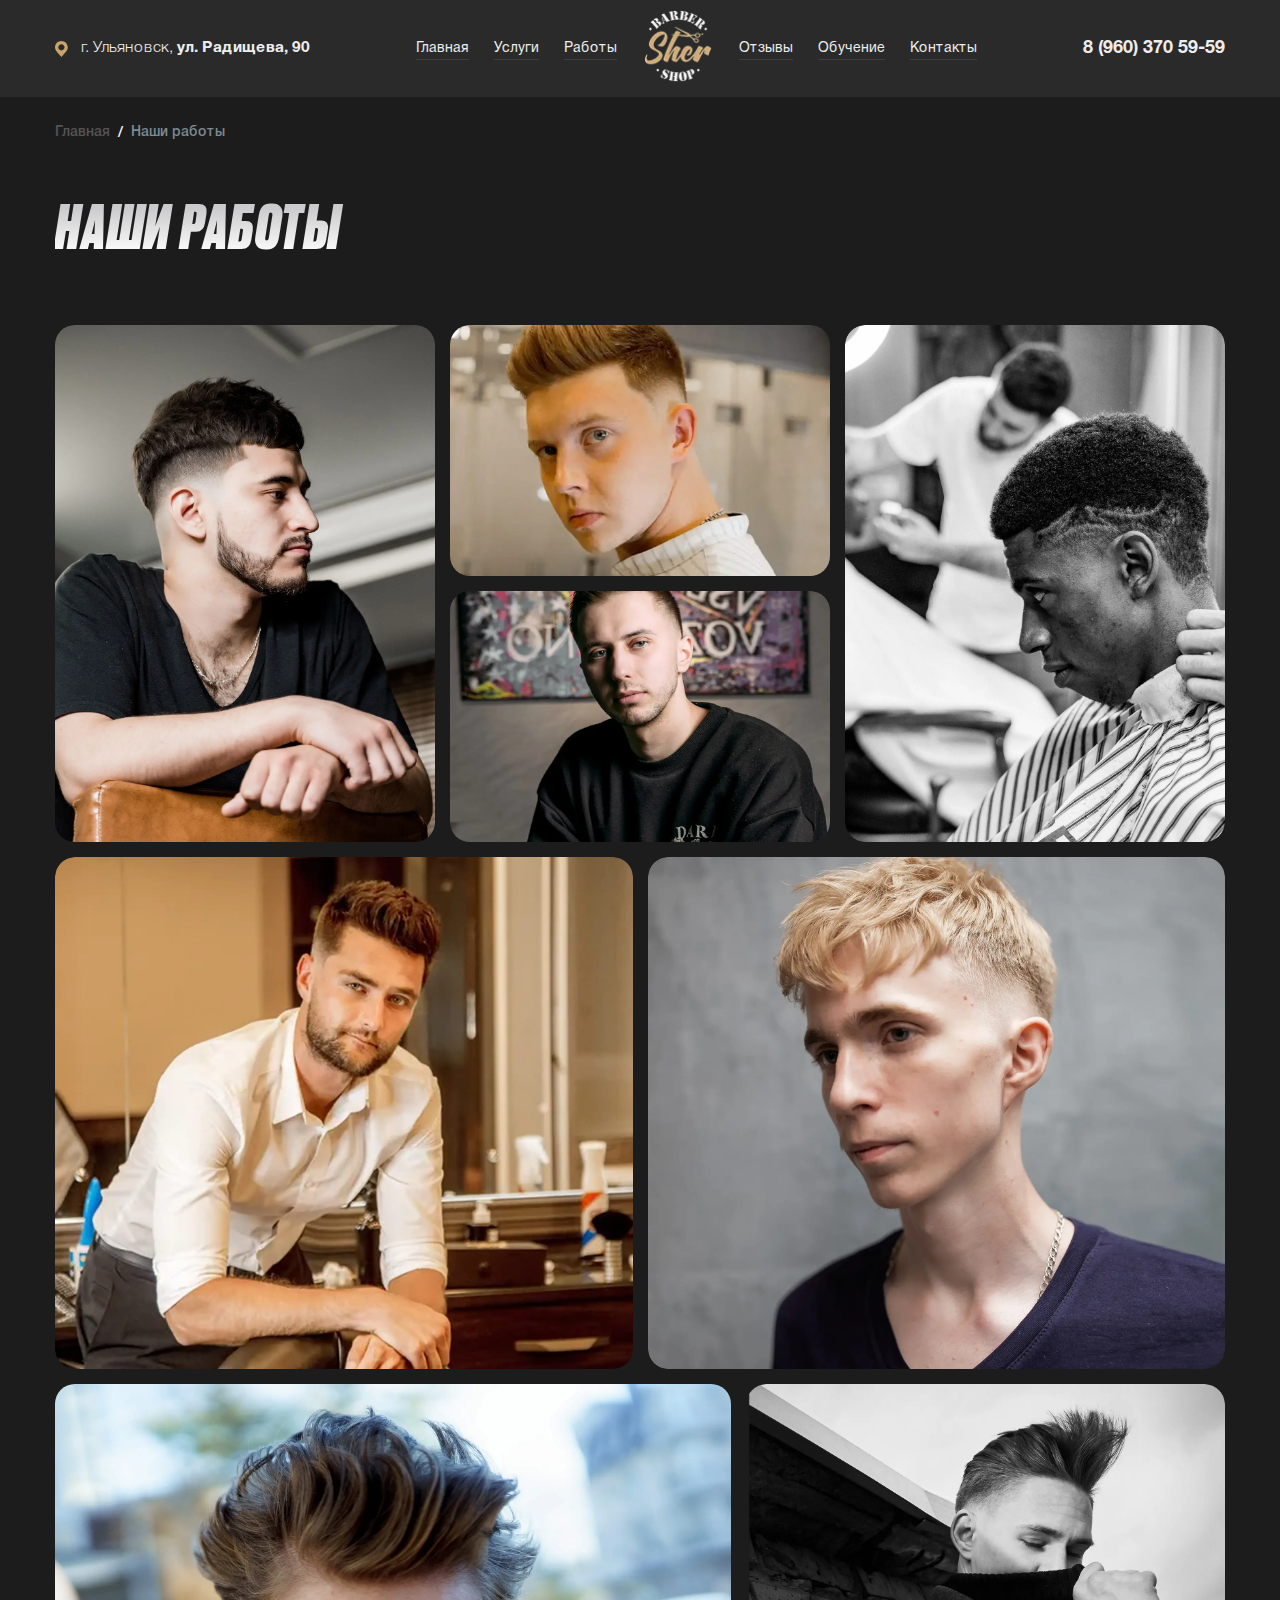
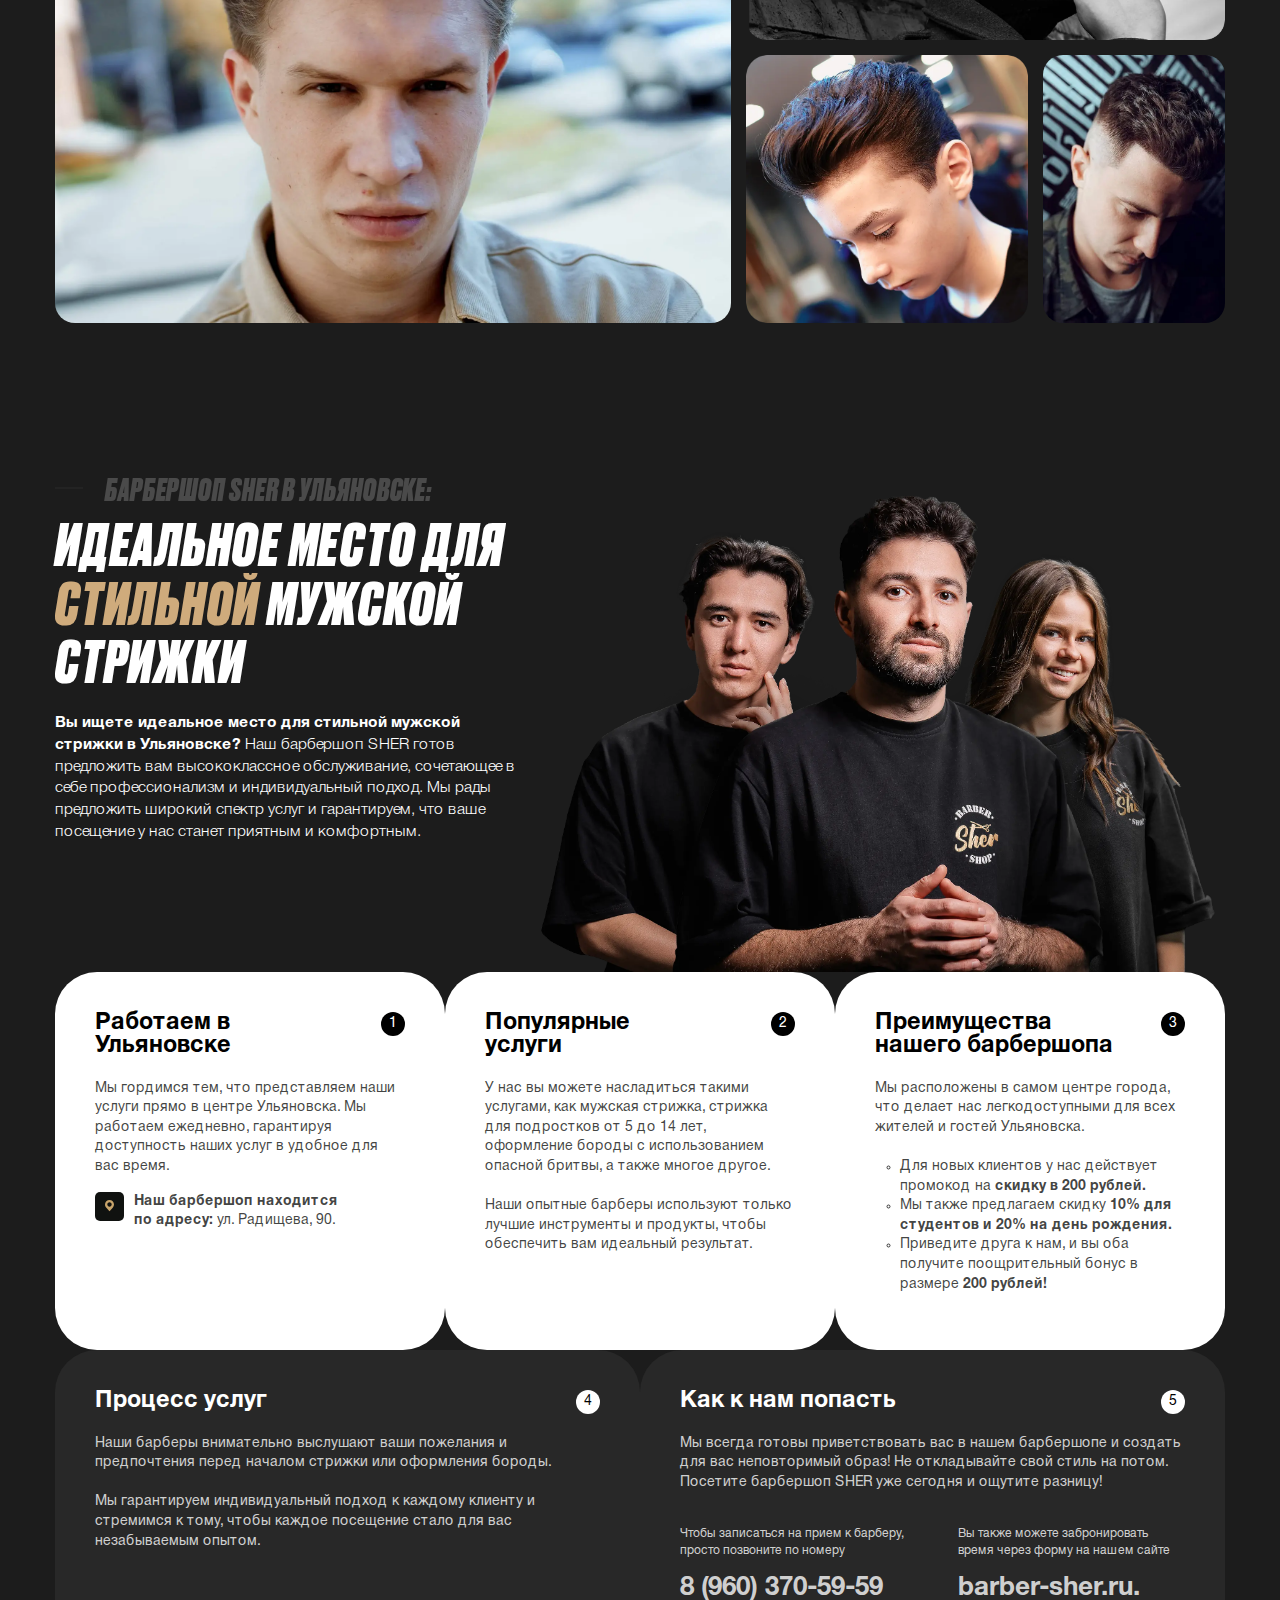
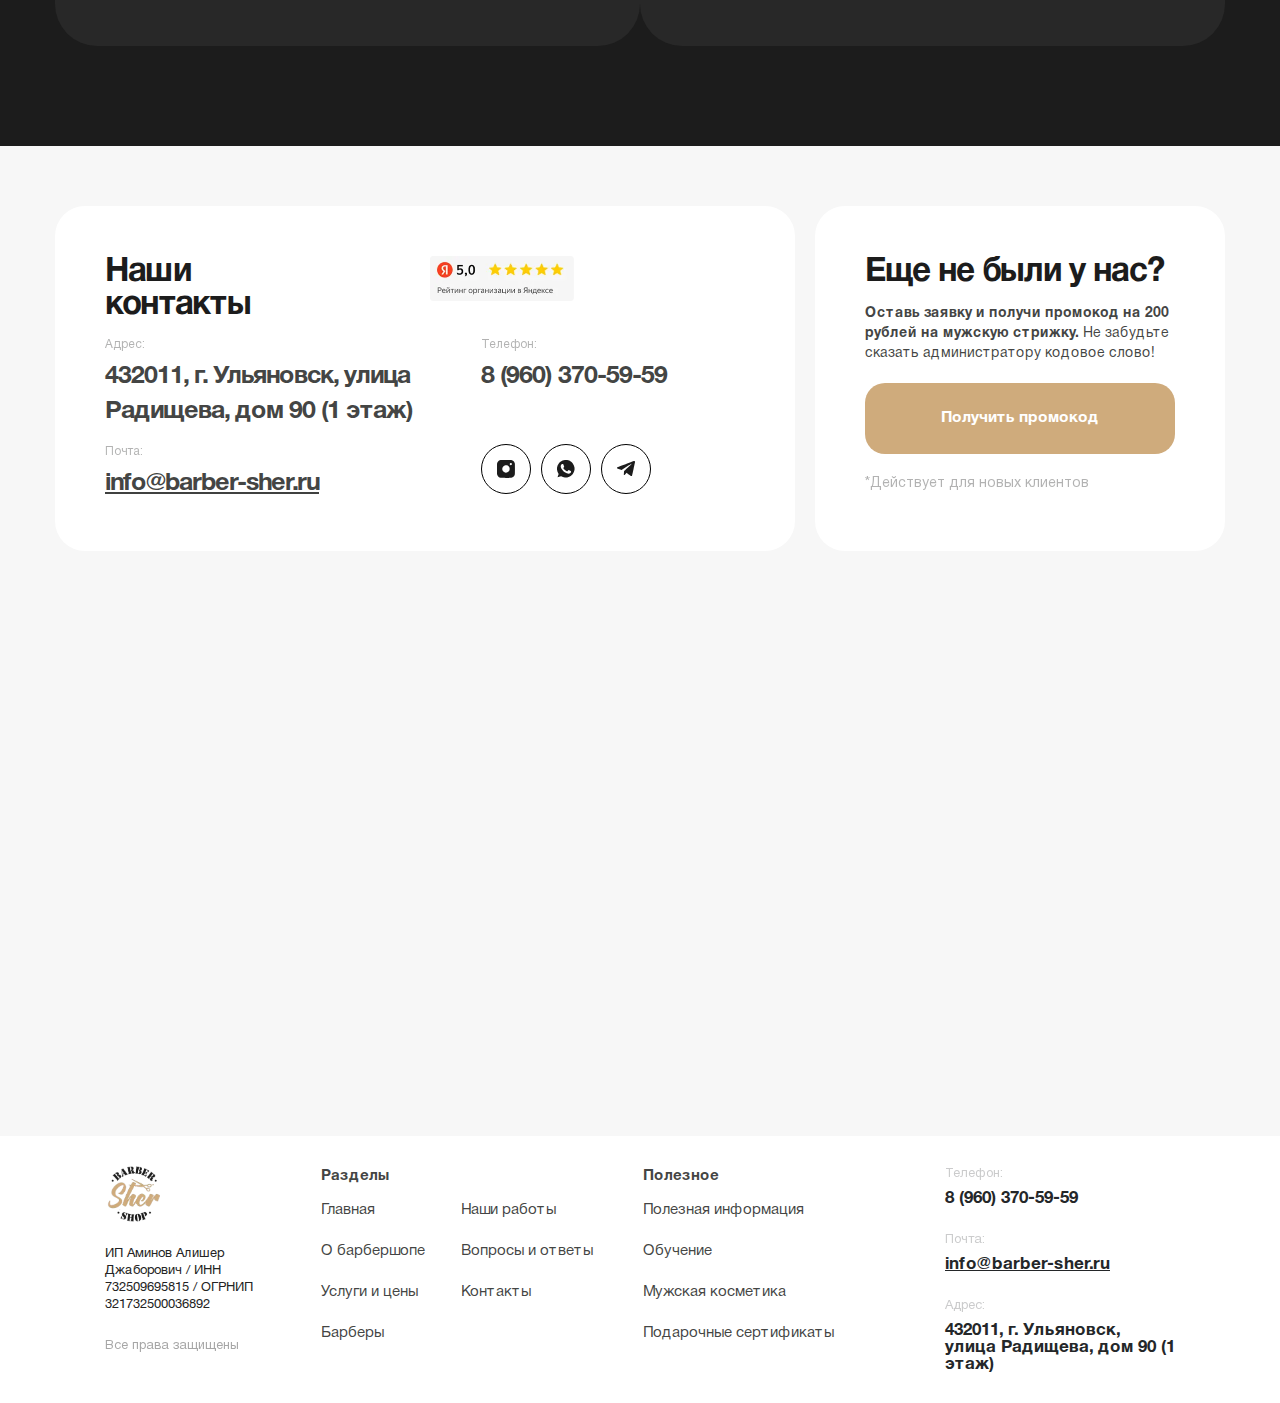
<file: works.html>
<!DOCTYPE html><html lang="ru" class="page"><head><meta charset="UTF-8"><meta name="viewport" content="width=device-width,initial-scale=1"><link rel="shortcut icon" href="favicon.ico" type="image/x-icon"><meta http-equiv="X-UA-Compatible" content="ie=edge"><meta name="theme-color" content="#111111"><title>Sher</title><link rel="stylesheet" href="https://cdn.jsdelivr.net/npm/@fancyapps/ui@5.0/dist/fancybox/fancybox.css"><link rel="stylesheet" href="css/vendor.css"><link rel="stylesheet" href="css/main.css"><script src="https://api-maps.yandex.ru/2.0-stable/?apikey=06c7a748-e56b-4fd4-bdfc-e2afc4186fcf&load=package.full&lang=ru-RU"></script><script defer="defer" src="https://cdn.jsdelivr.net/npm/@fancyapps/ui@5.0/dist/fancybox/fancybox.umd.js"></script><script defer="defer" src="js/main.js"></script></head><body class="page__body"><div class="site-container"><header class="header"><div class="container"><div class="header__navigation"><a class="header__logo visible-tablet" href=""><img src="./img/logo-mob.webp" alt=""></a><div class="header__address"><svg width="13" height="17" viewBox="0 0 13 17" fill="none" xmlns="http://www.w3.org/2000/svg"><path d="M6.38847 0.955078C9.91983 0.955078 12.7769 3.79656 12.7769 7.32634C12.7769 8.92196 12.1834 10.3702 11.2142 11.4912C10.9613 11.8165 11.2142 11.4912 10.9613 11.8165L7.72916 15.4772C7.471 15.8059 7.72916 15.4772 7.471 15.8059L6.40741 17.0003L5.3593 15.8076L5.10459 15.4772L1.96714 11.9318C1.95886 11.9229 1.95029 11.9143 1.94133 11.906C1.92575 11.891 1.90468 11.868 1.87593 11.8389C0.719892 10.6824 0 9.09062 0 7.32634C0 3.79647 2.85711 0.955078 6.38847 0.955078ZM6.39024 4.22332C4.67941 4.22332 3.28377 5.61891 3.28377 7.32978C3.28377 9.04057 4.67941 10.438 6.39024 10.438C8.10106 10.438 9.49842 9.04057 9.49842 7.32978C9.49842 5.61891 8.10106 4.22332 6.39024 4.22332Z" fill="#C8A46A"/></svg><div class="header__address-text"><span class="header__address-city">г. Ульяновск,</span> <span class="header__address-place">ул. Радищева, 90</span></div></div><nav class="menu" data-menu><ul class="menu__list list-reset"><li class="menu__item"><a href="" class="menu__link">Главная</a></li><li class="menu__item"><a href="" class="menu__link menu__link">Услуги</a></li><li class="menu__item"><a href="" class="menu__link">Работы</a></li><li class="menu__item"><a href="" class="menu__logo"><picture><source srcset="./img/logo-black.webp" media="(max-width: 1024px)"><img class="menu__item-logo" src="./img/logo.webp" alt=""></picture></a></li><li class="menu__item"><a href="" class="menu__link">Отзывы</a></li><li class="menu__item"><a href="" class="menu__link">Обучение</a></li><li class="menu__item"><a href="" class="menu__link">Контакты</a></li></ul></nav><a class="header__phone" href="tel:89603705959"><svg class="visible-tablet" width="10" height="10" viewBox="0 0 10 10" fill="none" xmlns="http://www.w3.org/2000/svg"><path d="M1.82695 0.172369C1.70557 0.218608 1.59383 0.293745 1.41658 0.4498C1.32025 0.532644 1.17383 0.657874 1.08906 0.729158C0.27988 1.40155 -0.111221 2.45347 0.0274948 3.57861C0.187403 4.86366 0.954194 6.23926 2.36062 7.75935C3.47805 8.96734 4.60126 9.69945 5.72255 9.94605C5.94796 9.99615 5.99227 10 6.42576 10C6.8342 10 6.91127 9.99615 7.08466 9.95761C7.60292 9.84394 8.08842 9.59927 8.4776 9.2544C8.94962 8.83633 9.02861 8.76119 9.08834 8.67642C9.31375 8.34697 9.22127 7.99055 8.80127 7.56284C8.51999 7.27578 8.00365 6.84421 7.75705 6.69009C7.31586 6.41265 6.94595 6.36256 6.61264 6.53596C6.46429 6.61302 6.23888 6.7999 5.92099 7.10623C5.65127 7.36825 5.5453 7.4299 5.33915 7.44532C4.85365 7.48 4.17163 6.98871 3.35089 6.01385C2.85768 5.42623 2.53979 4.90219 2.44732 4.52072C2.35098 4.11421 2.44539 3.86375 2.79218 3.60944C3.05034 3.42063 3.39713 3.11045 3.48768 2.991C3.78053 2.60375 3.73236 2.13558 3.32778 1.45742C3.05998 1.00659 2.78833 0.623196 2.61493 0.447874C2.38759 0.218608 2.27392 0.158882 2.05236 0.151176C1.95796 0.149249 1.87126 0.156956 1.82695 0.172369Z" fill="white"/></svg> 8 (960) 370 59-59</a> <button class="burger" aria-label="Открыть меню" aria-expanded="false" data-burger><span class="burger__line"></span></button></div></div></header><main class="main"><section class="works"><div class="container"><ul class="breadcrumb list-reset"><li class="breadcrumb__item"><a class="breadcrumb__link" href="">Главная</a></li><li class="breadcrumb__item"><a class="breadcrumb__link breadcrumb__link--active" href="">Наши работы</a></li></ul><h1 class="works__title h1">Наши работы</h1><div class="works__content"><img class="works__img" src="./img/works-img-1.webp" alt=""> <img class="works__img" src="./img/works-img-2.webp" alt=""> <img class="works__img" src="./img/works-img-3.webp" alt=""> <img class="works__img" src="./img/works-img-4.webp" alt=""> <img class="works__img" src="./img/works-img-5.webp" alt=""> <img class="works__img" src="./img/works-img-6.webp" alt=""> <img class="works__img" src="./img/works-img-7.webp" alt=""> <img class="works__img" src="./img/works-img-8.webp" alt=""> <img class="works__img" src="./img/works-img-9.webp" alt=""> <img class="works__img" src="./img/works-img-10.webp" alt=""></div></div></section><section class="about"><div class="container"><div class="about__content"><div class="about__info"><span class="about__uptitel">БАРБЕРШОП SHER В УЛЬЯНОВСКЕ:</span><h2 class="about__title h2">ИДЕАЛЬНОЕ МЕСТО ДЛЯ <span class="accent-color">СТИЛЬНОЙ</span> МУЖСКОЙ СТРИЖКИ</h2><p class="about__text"><span>Вы ищете идеальное место для стильной мужской стрижки в Ульяновске?</span> Наш барбершоп SHER готов предложить вам высококлассное обслуживание, сочетающее в себе профессионализм и индивидуальный подход. Мы рады предложить широкий спектр услуг и гарантируем, что ваше посещение у нас станет приятным и комфортным.</p></div><img class="about__img" src="./img/about-img.webp" alt=""></div><ul class="about__list list-reset"><li class="about__item"><h4 class="about__item-title h4">Работаем в Ульяновске <span class="about__item-num">1</span></h4><p class="about__item-text">Мы гордимся тем, что представляем наши услуги прямо в центре Ульяновска. Мы работаем ежедневно, гарантируя доступность наших услуг в удобное для вас время.</p><div class="about__item-addres"><svg width="29" height="29" viewBox="0 0 29 29" fill="none" xmlns="http://www.w3.org/2000/svg"><rect width="29" height="29" rx="5" fill="#101210"></rect><path d="M14.5 8C16.9875 8 19 10.0015 19 12.4879C19 13.6118 18.5819 14.632 17.8992 15.4216C17.721 15.6507 17.8992 15.4216 17.721 15.6507L15.4444 18.2293C15.2625 18.4608 15.4444 18.2293 15.2625 18.4608L14.5133 19.3021L13.7751 18.462L13.5956 18.2293L11.3856 15.732C11.3798 15.7256 11.3738 15.7196 11.3675 15.7138C11.3565 15.7032 11.3416 15.687 11.3214 15.6665C10.5071 14.8519 10 13.7306 10 12.4879C10 10.0015 12.0125 8 14.5 8ZM14.5012 10.3021C13.2961 10.3021 12.3131 11.2852 12.3131 12.4903C12.3131 13.6954 13.2961 14.6797 14.5012 14.6797C15.7063 14.6797 16.6906 13.6954 16.6906 12.4903C16.6906 11.2852 15.7063 10.3021 14.5012 10.3021Z" fill="#C8A46A"></path></svg> <span class="about__item-addres-text"><span>Наш барбершоп находится<br>по адресу:</span> ул. Радищева, 90.</span></div></li><li class="about__item"><h4 class="about__item-title h4">Популярные<br>услуги <span class="about__item-num">2</span></h4><p class="about__item-text">У нас вы можете насладиться такими услугами, как мужская стрижка, стрижка для подростков от 5 до 14 лет, оформление бороды с использованием опасной бритвы, а также многое другое.<br><br>Наши опытные барберы используют только лучшие инструменты и продукты, чтобы обеспечить вам идеальный результат.</p></li><li class="about__item"><h4 class="about__item-title h4">Преимущества<br>нашего барбершопа <span class="about__item-num">3</span></h4><p class="about__item-text">Мы расположены в самом центре города, что делает нас легкодоступными для всех жителей и гостей Ульяновска.<br><br></p><ul><li>Для новых клиентов у нас действует промокод на <b>скидку в 200 рублей.</b></li><li>Мы также предлагаем скидку <b>10% для студентов и 20% на день рождения.</b></li><li>Приведите друга к нам, и вы оба получите поощрительный бонус в размере <b>200 рублей!</b></li></ul><p></p></li><li class="about__item about__item--dark col-2"><h4 class="about__item-title h4">Процесс услуг <span class="about__item-num">4</span></h4><p class="about__item-text">Наши барберы внимательно выслушают ваши пожелания и предпочтения перед началом стрижки или оформления бороды.<br><br>Мы гарантируем индивидуальный подход к каждому клиенту и стремимся к тому, чтобы каждое посещение стало для вас незабываемым опытом.</p></li><li class="about__item about__item--dark col-2"><h4 class="about__item-title h4">Как к нам попасть <span class="about__item-num">5</span></h4><p class="about__item-text">Мы всегда готовы приветствовать вас в нашем барбершопе и создать для вас неповторимый образ! Не откладывайте свой стиль на потом. Посетите барбершоп SHER уже сегодня и ощутите разницу!</p><br><br><div class="about__item-appointments"><p class="about__item-appointments-text">Чтобы записаться на прием к барберу, просто позвоните по номеру <a class="about__item-appointments-link" href="tel:89603705959">8 (960) 370-59-59</a></p><p class="about__item-appointments-text">Вы также можете забронировать время через форму на нашем сайте <a class="about__item-appointments-link" href="">barber-sher.ru.</a></p></div></li></ul></div></section><section class="contacts"><div class="container"><div class="contacts__content"><div class="contacts__info"><div class="contacts__info-head"><h2 class="contacts__info-title">Наши<br>контакты</h2><img class="contacts__info-rating" src="./img/contacts-rating.webp" alt=""></div><ul class="contacts__info-list list-reset"><li class="contacts__info-item"><span class="contacts__info-name">Адрес:</span> <span class="contacts__info-text">432011, г. Ульяновск, улица Радищева, дом 90 (1 этаж)</span></li><li class="contacts__info-item"><span class="contacts__info-name">Телефон:</span> <a class="contacts__info-text" href="tel:89603705959">8 (960) 370-59-59</a></li><li class="contacts__info-item"><div class="contacts__info-social"><a class="contacts__info-social-link" href=""><svg width="18" height="18" viewBox="0 0 18 18" fill="none" xmlns="http://www.w3.org/2000/svg"><path d="M3.60801 0.0721779C2.2699 0.352411 1.16297 1.1721 0.528942 2.35258C0.28724 2.79745 0.129608 3.25984 0.0350293 3.79579C0.0140117 3.9324 0 5.7259 0 8.97661C0 13.8597 0 13.9543 0.0735614 14.3011C0.266222 15.2539 0.7181 16.077 1.40117 16.7181C2.0317 17.3101 2.7603 17.6849 3.63253 17.86C3.97932 17.9336 4.0739 17.9336 8.96749 17.9336C13.8611 17.9336 13.9557 17.9336 14.3024 17.86C15.2552 17.6674 16.0784 17.2155 16.7195 16.5324C17.3115 15.9019 17.6863 15.1733 17.8614 14.3011C17.935 13.9543 17.935 13.8597 17.935 8.97661C17.935 5.7259 17.921 3.9324 17.8999 3.79579C17.6477 2.34207 16.793 1.15458 15.5215 0.496031C15.1151 0.285856 14.7788 0.166756 14.3024 0.0721779C13.9557 -0.00138474 13.8681 -0.00138474 8.94297 0.00211906C4.08791 0.00211906 3.93028 0.00562096 3.60801 0.0721779ZM14.2114 3.0882C14.4846 3.18978 14.7438 3.449 14.8489 3.72923C15.1186 4.44032 14.5827 5.20046 13.8155 5.19696C12.7647 5.18995 12.3338 3.83782 13.1885 3.22481C13.5038 2.99712 13.8506 2.95158 14.2114 3.0882ZM9.82571 5.35459C10.5333 5.52973 11.0412 5.82048 11.5772 6.35643C12.2848 7.06402 12.621 7.82415 12.6701 8.80847C12.7191 9.85585 12.3513 10.8051 11.5982 11.5688C10.8556 12.3254 9.86424 12.7177 8.80986 12.6687C7.82553 12.6197 7.0654 12.2834 6.35781 11.5758C5.81836 11.0363 5.53462 10.5354 5.34897 9.80681C5.24038 9.37945 5.24038 8.55276 5.34897 8.1254C5.52061 7.45284 5.81486 6.91339 6.28425 6.41948C6.84822 5.82748 7.52428 5.45617 8.32295 5.30555C8.70127 5.23549 9.44739 5.26001 9.82571 5.35459Z" fill="#1C1C1C"/></svg> </a><a class="contacts__info-social-link" href=""><svg width="18" height="18" viewBox="0 0 18 18" fill="none" xmlns="http://www.w3.org/2000/svg"><path d="M7.90869 0.0115318C6.27484 0.186588 4.77828 0.776972 3.44305 1.77582C3.00713 2.1019 2.11125 2.99778 1.78517 3.4337C0.892729 4.62477 0.343534 5.89821 0.0963961 7.34671C0.00371943 7.88218 -0.0306052 9.11787 0.0311792 9.67736C0.189073 11.1465 0.669618 12.4748 1.47282 13.6659L1.6513 13.9302L1.09868 15.564C0.79662 16.4633 0.552914 17.2013 0.556347 17.2048C0.559779 17.2116 1.30462 16.9782 2.2108 16.6865C3.11697 16.3947 3.88927 16.1544 3.9236 16.1544C3.95792 16.1544 4.06776 16.2025 4.16387 16.2643C5.26226 16.9508 6.53227 17.3833 7.88123 17.5274C8.44073 17.5892 9.67641 17.5549 10.2119 17.4622C11.6604 17.2151 12.9373 16.6659 14.1249 15.7734C14.5608 15.4473 15.4567 14.5515 15.7828 14.1155C16.6889 12.9039 17.2416 11.603 17.4921 10.0961C17.5814 9.55379 17.5814 7.99545 17.4921 7.45312C17.2416 5.94627 16.6889 4.64536 15.7828 3.4337C15.4567 2.99778 14.5608 2.1019 14.1249 1.77582C12.9373 0.88681 11.6672 0.337616 10.2119 0.0870457C9.87893 0.0286942 9.62149 0.0115318 8.92127 0.00466728C8.44073 -0.00219727 7.98421 0.00123405 7.90869 0.0115318ZM6.02084 4.08587C6.11008 4.12363 6.16157 4.18541 6.24051 4.34331C6.4396 4.73461 7.17071 6.53322 7.17071 6.62933C7.17071 6.79066 7.03685 7.00347 6.7039 7.38447C6.52884 7.58012 6.36752 7.77577 6.34692 7.8101C6.25424 7.98515 6.34349 8.21856 6.68673 8.70597C7.43845 9.77347 8.29656 10.5217 9.37779 11.0401C10.2359 11.4554 10.3423 11.4279 10.8949 10.6625C11.2931 10.1099 11.451 9.97942 11.681 10.0309C11.9144 10.0824 13.9155 11.0572 14.0013 11.1636C14.1249 11.3112 14.0151 12.1213 13.816 12.5091C13.5311 13.0721 12.6489 13.5904 11.8457 13.6659C11.0116 13.7483 9.02425 13.0549 7.84691 12.2723C6.65584 11.4794 5.43045 10.1819 4.47623 8.7094C3.99568 7.96799 3.70392 7.10987 3.70392 6.44054C3.70392 5.71973 3.92703 5.10875 4.39041 4.56298C4.60323 4.30555 4.80231 4.16482 5.05288 4.0893C5.25196 4.02409 5.86981 4.02409 6.02084 4.08587Z" fill="#1C1C1C"/></svg> </a><a class="contacts__info-social-link" href=""><svg width="19" height="16" viewBox="0 0 19 16" fill="none" xmlns="http://www.w3.org/2000/svg"><path d="M16.8579 0.0231047C16.6929 0.063364 0.452412 6.27532 0.271247 6.36792C-0.0910839 6.55311 -0.0910839 7.21336 0.275273 7.40258C0.335661 7.43478 1.32603 7.78101 2.47341 8.1675L4.5548 8.87606L9.47445 5.86871C12.1758 4.21406 14.4263 2.86136 14.4746 2.86136C14.527 2.85734 14.5551 2.88149 14.5551 2.93785C14.5551 2.99019 13.3957 4.08524 10.9036 6.38C8.89472 8.22789 7.2119 9.77786 7.16761 9.82214C7.09514 9.89863 7.07502 10.0556 6.94619 11.8311C6.86969 12.8939 6.80528 13.7957 6.80528 13.836C6.80528 13.9648 6.98645 14.1097 7.14748 14.1097C7.28436 14.1097 7.36891 14.0373 8.48408 12.9422L9.67172 11.7787L10.1629 12.1531C11.6283 13.2723 13.8345 14.931 13.9593 15.0035C14.1284 15.1081 14.5028 15.1162 14.6799 15.0236C14.8088 14.9552 14.9859 14.778 15.0503 14.6532C15.0745 14.6089 15.7549 11.5613 16.5641 7.88568C17.5947 3.19954 18.0375 1.1262 18.0375 0.961139C18.0375 0.679326 17.9409 0.453876 17.7517 0.27271C17.5182 0.0512857 17.1559 -0.0493612 16.8579 0.0231047Z" fill="#1C1C1C"/></svg></a></div></li><li class="contacts__info-item"><span class="contacts__info-name">Почта:</span> <a class="contacts__info-text contacts__info-mail" href="mailto:info@barber-sher.ru">info@barber-sher.ru</a></li></ul></div><div class="contacts__promocode"><h2 class="contacts__info-title contacts__promocode-title">Еще не были у нас?</h2><p class="contacts__promocode-text"><span>Оставь заявку и получи промокод на 200 рублей на мужскую стрижку.</span> Не забудьте сказать администратору кодовое слово!</p><a class="contacts__promocode-link btn-1" href="">Получить промокод</a> <span class="contacts__promocode-additionally">*Действует для новых клиентов</span></div></div><div class="contacts__map-wrapper"><div class="contacts__map"><iframe src="https://yandex.ru/map-widget/v1/?ll=48.402341%2C54.330476&mode=search&ol=geo&ouri=ymapsbm1%3A%2F%2Fgeo%3Fdata%3DCgoxNTA5OTM4NTczEkHQoNC-0YHRgdC40Y8sINCj0LvRjNGP0L3QvtCy0YHQuiwg0YPQu9C40YbQsCDQoNCw0LTQuNGJ0LXQstCwLCA5MCIKDf6bQUIVaFJZQg%2C%2C&z=17.13" width="100%" height="100%" frameborder="0" allowfullscreen="true" style="position:relative;"></iframe></div></div></div></section></main><footer class="footer"><div class="container"><div class="footer__content"><div class="footer__info"><img class="footer__logo" src="./img/logo-black.webp" alt=""> <span class="footer__info-text">ИП Аминов Алишер<br>Джаборович / ИНН<br>732509695815 / ОГРНИП<br>321732500036892 </span><span class="footer__info-reserved">Все права защищены</span></div><nav class="footer__nav"><ul class="footer__nav-list list-reset"><li class="footer__nav-block"><span class="footer__nav-name">Разделы</span><ul class="footer__nav-item-list list-reset"><li class="footer__nav-item col-2"><a class="footer__nav-link" href="">Главная </a><a class="footer__nav-link" href="">Наши работы </a><a class="footer__nav-link" href="">О барбершопе </a><a class="footer__nav-link" href="">Вопросы и ответы </a><a class="footer__nav-link" href="">Услуги и цены </a><a class="footer__nav-link" href="">Контакты </a><a class="footer__nav-link" href="">Барберы</a></li></ul></li><li class="footer__nav-block"><span class="footer__nav-name">Полезное</span><ul class="footer__nav-item-list list-reset"><li class="footer__nav-item"><a class="footer__nav-link" href="">Полезная информация </a><a class="footer__nav-link" href="">Обучение </a><a class="footer__nav-link" href="">Мужская косметика </a><a class="footer__nav-link" href="">Подарочные сертификаты</a></li></ul></li></ul></nav><ul class="footer__contacts list-reset"><li class="footer__contacts-item"><span class="footer__contacts-name">Телефон:</span> <a class="footer__contacts-text footer__contacts-link" href="tel:89603705959">8 (960) 370-59-59</a></li><li class="footer__contacts-item"><span class="footer__contacts-name">Почта:</span> <a class="footer__contacts-text footer__contacts-link footer__contacts-mail" href="mailto:info@barber-sher.ru">info@barber-sher.ru</a></li><li class="footer__contacts-item"><span class="footer__contacts-name">Адрес:</span> <span class="footer__contacts-text">432011, г. Ульяновск, улица Радищева, дом 90 (1 этаж)</span></li></ul></div></div></footer></div></body></html>
</file>
<file: css/main.css>
@charset "UTF-8";:root{--font-family:"HelveticaNeueCyr",sans-serif;--content-width:1170px;--container-offset:15px;--container-width:calc(var(--content-width) + (var(--container-offset) * 2));--light-color:#fff;--black-color:#000000;--gray-color:#545E64;--darkgray-color:#1D1D1B;--accent-color:#cfab7c;--darkgreen-color:#15222a;--font-family-accent:"Druk Cyr",sans-serif;--font-third:"SF Pro Display",sans-serif;--transition-duration:.2s}.custom-checkbox__field:checked+.custom-checkbox__content::after{opacity:1}.custom-checkbox__field:checked+.custom-checkbox__content::before{background-color:var(--accent-color)}.custom-checkbox__field:disabled+.custom-checkbox__content{opacity:.4;pointer-events:none}@font-face{font-family:"Druk Cyr";src:url(../fonts/DrukCyr-Bold.eot);src:local("Druk Cyr Bold"),local("DrukCyr-Bold"),url(../fonts/DrukCyr-Bold.eot?#iefix) format("embedded-opentype"),url(../fonts/DrukCyr-Bold.woff2) format("woff2"),url(../fonts/DrukCyr-Bold.woff) format("woff"),url(../fonts/DrukCyr-Bold.ttf) format("truetype");font-weight:700;font-style:normal}@font-face{font-family:"Druk Cyr";src:url(../fonts/DrukCyr-Heavy.eot);src:local("Druk Cyr Heavy"),local("DrukCyr-Heavy"),url(../fonts/DrukCyr-Heavy.eot?#iefix) format("embedded-opentype"),url(../fonts/DrukCyr-Heavy.woff2) format("woff2"),url(../fonts/DrukCyr-Heavy.woff) format("woff"),url(../fonts/DrukCyr-Heavy.ttf) format("truetype");font-weight:900;font-style:normal}@font-face{font-family:"Druk Cyr";src:url(../fonts/DrukCyr-HeavyItalic.eot);src:local("Druk Cyr Heavy Italic"),local("DrukCyr-HeavyItalic"),url(../fonts/DrukCyr-HeavyItalic.eot?#iefix) format("embedded-opentype"),url(../fonts/DrukCyr-HeavyItalic.woff2) format("woff2"),url(../fonts/DrukCyr-HeavyItalic.woff) format("woff"),url(../fonts/DrukCyr-HeavyItalic.ttf) format("truetype");font-weight:900;font-style:italic}@font-face{font-family:"Druk Cyr";src:url(../fonts/DrukCyr-MediumItalic.eot);src:local("Druk Cyr Medium Italic"),local("DrukCyr-MediumItalic"),url(../fonts/DrukCyr-MediumItalic.eot?#iefix) format("embedded-opentype"),url(../fonts/DrukCyr-MediumItalic.woff2) format("woff2"),url(../fonts/DrukCyr-MediumItalic.woff) format("woff"),url(../fonts/DrukCyr-MediumItalic.ttf) format("truetype");font-weight:500;font-style:italic}@font-face{font-family:"Druk Cyr";src:url(../fonts/DrukCyr-SuperItalic.eot);src:local("Druk Cyr Super Italic"),local("DrukCyr-SuperItalic"),url(../fonts/DrukCyr-SuperItalic.eot?#iefix) format("embedded-opentype"),url(../fonts/DrukCyr-SuperItalic.woff2) format("woff2"),url(../fonts/DrukCyr-SuperItalic.woff) format("woff"),url(../fonts/DrukCyr-SuperItalic.ttf) format("truetype");font-weight:400;font-style:italic}@font-face{font-family:"Druk Cyr";src:url(../fonts/DrukCyr-Super.eot);src:local("Druk Cyr Super"),local("DrukCyr-Super"),url(../fonts/DrukCyr-Super.eot?#iefix) format("embedded-opentype"),url(../fonts/DrukCyr-Super.woff2) format("woff2"),url(../fonts/DrukCyr-Super.woff) format("woff"),url(../fonts/DrukCyr-Super.ttf) format("truetype");font-weight:400;font-style:normal}@font-face{font-family:"Druk Cyr";src:url(../fonts/DrukCyr-Medium.eot);src:local("Druk Cyr Medium"),local("DrukCyr-Medium"),url(../fonts/DrukCyr-Medium.eot?#iefix) format("embedded-opentype"),url(../fonts/DrukCyr-Medium.woff2) format("woff2"),url(../fonts/DrukCyr-Medium.woff) format("woff"),url(../fonts/DrukCyr-Medium.ttf) format("truetype");font-weight:500;font-style:normal}@font-face{font-family:"Druk Cyr";src:url(../fonts/DrukCyr-BoldItalic.eot);src:local("Druk Cyr Bold Italic"),local("DrukCyr-BoldItalic"),url(../fonts/DrukCyr-BoldItalic.eot?#iefix) format("embedded-opentype"),url(../fonts/DrukCyr-BoldItalic.woff2) format("woff2"),url(../fonts/DrukCyr-BoldItalic.woff) format("woff"),url(../fonts/DrukCyr-BoldItalic.ttf) format("truetype");font-weight:700;font-style:italic}@font-face{font-family:"Helvetica Neue";src:url(../fonts/HelveticaNeueBoldCondensed.eot);src:local("Helvetica Neue Condensed Bold"),local("HelveticaNeueBoldCondensed"),url(../fonts/HelveticaNeueBoldCondensed.eot?#iefix) format("embedded-opentype"),url(../fonts/HelveticaNeueBoldCondensed.woff2) format("woff2"),url(../fonts/HelveticaNeueBoldCondensed.woff) format("woff"),url(../fonts/HelveticaNeueBoldCondensed.ttf) format("truetype");font-weight:700;font-style:normal}@font-face{font-family:"Helvetica Neue";src:url(../fonts/HelveticaNeueBlackCondensed.eot);src:local("Helvetica Neue Condensed Black"),local("HelveticaNeueBlackCondensed"),url(../fonts/HelveticaNeueBlackCondensed.eot?#iefix) format("embedded-opentype"),url(../fonts/HelveticaNeueBlackCondensed.woff2) format("woff2"),url(../fonts/HelveticaNeueBlackCondensed.woff) format("woff"),url(../fonts/HelveticaNeueBlackCondensed.ttf) format("truetype");font-weight:900;font-style:normal}@font-face{font-family:HelveticaNeueCyr;src:url(../fonts/HelveticaNeueCyr-Bold.eot);src:local("HelveticaNeueCyr-Bold"),url(../fonts/HelveticaNeueCyr-Bold.eot?#iefix) format("embedded-opentype"),url(../fonts/HelveticaNeueCyr-Bold.woff2) format("woff2"),url(../fonts/HelveticaNeueCyr-Bold.woff) format("woff"),url(../fonts/HelveticaNeueCyr-Bold.ttf) format("truetype");font-weight:700;font-style:normal}@font-face{font-family:HelveticaNeueCyr;src:url(../fonts/HelveticaNeueCyr-Light.eot);src:local("HelveticaNeueCyr-Light"),url(../fonts/HelveticaNeueCyr-Light.eot?#iefix) format("embedded-opentype"),url(../fonts/HelveticaNeueCyr-Light.woff2) format("woff2"),url(../fonts/HelveticaNeueCyr-Light.woff) format("woff"),url(../fonts/HelveticaNeueCyr-Light.ttf) format("truetype");font-weight:300;font-style:normal}@font-face{font-family:HelveticaNeueCyr;src:url(../fonts/HelveticaNeueCyr-Medium.eot);src:local("HelveticaNeueCyr-Medium"),url(../fonts/HelveticaNeueCyr-Medium.eot?#iefix) format("embedded-opentype"),url(../fonts/HelveticaNeueCyr-Medium.woff2) format("woff2"),url(../fonts/HelveticaNeueCyr-Medium.woff) format("woff"),url(../fonts/HelveticaNeueCyr-Medium.ttf) format("truetype");font-weight:500;font-style:normal}@font-face{font-family:HelveticaNeueCyr;src:url(../fonts/HelveticaNeueCyr-MediumItalic.eot);src:local("HelveticaNeueCyr-MediumItalic"),url(../fonts/HelveticaNeueCyr-MediumItalic.eot?#iefix) format("embedded-opentype"),url(../fonts/HelveticaNeueCyr-MediumItalic.woff2) format("woff2"),url(../fonts/HelveticaNeueCyr-MediumItalic.woff) format("woff"),url(../fonts/HelveticaNeueCyr-MediumItalic.ttf) format("truetype");font-weight:500;font-style:italic}@font-face{font-family:HelveticaNeueCyr;src:url(../fonts/HelveticaNeueCyr-LightItalic.eot);src:local("HelveticaNeueCyr-LightItalic"),url(../fonts/HelveticaNeueCyr-LightItalic.eot?#iefix) format("embedded-opentype"),url(../fonts/HelveticaNeueCyr-LightItalic.woff2) format("woff2"),url(../fonts/HelveticaNeueCyr-LightItalic.woff) format("woff"),url(../fonts/HelveticaNeueCyr-LightItalic.ttf) format("truetype");font-weight:300;font-style:italic}@font-face{font-family:HelveticaNeueCyr;src:url(../fonts/HelveticaNeueCyr-HeavyItalic.eot);src:local("HelveticaNeueCyr-HeavyItalic"),url(../fonts/HelveticaNeueCyr-HeavyItalic.eot?#iefix) format("embedded-opentype"),url(../fonts/HelveticaNeueCyr-HeavyItalic.woff2) format("woff2"),url(../fonts/HelveticaNeueCyr-HeavyItalic.woff) format("woff"),url(../fonts/HelveticaNeueCyr-HeavyItalic.ttf) format("truetype");font-weight:900;font-style:italic}@font-face{font-family:HelveticaNeueCyr;src:url(../fonts/HelveticaNeueCyr-Black.eot);src:local("HelveticaNeueCyr-Black"),url(../fonts/HelveticaNeueCyr-Black.eot?#iefix) format("embedded-opentype"),url(../fonts/HelveticaNeueCyr-Black.woff2) format("woff2"),url(../fonts/HelveticaNeueCyr-Black.woff) format("woff"),url(../fonts/HelveticaNeueCyr-Black.ttf) format("truetype");font-weight:900;font-style:normal}@font-face{font-family:HelveticaNeueCyr;src:url(../fonts/HelveticaNeueCyr-Heavy.eot);src:local("HelveticaNeueCyr-Heavy"),url(../fonts/HelveticaNeueCyr-Heavy.eot?#iefix) format("embedded-opentype"),url(../fonts/HelveticaNeueCyr-Heavy.woff2) format("woff2"),url(../fonts/HelveticaNeueCyr-Heavy.woff) format("woff"),url(../fonts/HelveticaNeueCyr-Heavy.ttf) format("truetype");font-weight:900;font-style:normal}@font-face{font-family:HelveticaNeueCyr;src:url(../fonts/HelveticaNeueCyr-Italic.eot);src:local("HelveticaNeueCyr-Italic"),url(../fonts/HelveticaNeueCyr-Italic.eot?#iefix) format("embedded-opentype"),url(../fonts/HelveticaNeueCyr-Italic.woff2) format("woff2"),url(../fonts/HelveticaNeueCyr-Italic.woff) format("woff"),url(../fonts/HelveticaNeueCyr-Italic.ttf) format("truetype");font-weight:500;font-style:italic}@font-face{font-family:HelveticaNeueCyr;src:url(../fonts/HelveticaNeueCyr-Roman.eot);src:local("HelveticaNeueCyr-Roman"),url(../fonts/HelveticaNeueCyr-Roman.eot?#iefix) format("embedded-opentype"),url(../fonts/HelveticaNeueCyr-Roman.woff2) format("woff2"),url(../fonts/HelveticaNeueCyr-Roman.woff) format("woff"),url(../fonts/HelveticaNeueCyr-Roman.ttf) format("truetype");font-weight:400;font-style:normal}@font-face{font-family:HelveticaNeueCyr;src:url(../fonts/HelveticaNeueCyr-BlackItalic.eot);src:local("HelveticaNeueCyr-BlackItalic"),url(../fonts/HelveticaNeueCyr-BlackItalic.eot?#iefix) format("embedded-opentype"),url(../fonts/HelveticaNeueCyr-BlackItalic.woff2) format("woff2"),url(../fonts/HelveticaNeueCyr-BlackItalic.woff) format("woff"),url(../fonts/HelveticaNeueCyr-BlackItalic.ttf) format("truetype");font-weight:900;font-style:italic}@font-face{font-family:HelveticaNeueCyr;src:url(../fonts/HelveticaNeueCyr-UltraLightItalic.eot);src:local("HelveticaNeueCyr-UltraLightItalic"),url(../fonts/HelveticaNeueCyr-UltraLightItalic.eot?#iefix) format("embedded-opentype"),url(../fonts/HelveticaNeueCyr-UltraLightItalic.woff2) format("woff2"),url(../fonts/HelveticaNeueCyr-UltraLightItalic.woff) format("woff"),url(../fonts/HelveticaNeueCyr-UltraLightItalic.ttf) format("truetype");font-weight:200;font-style:italic}@font-face{font-family:HelveticaNeueCyr;src:url(../fonts/HelveticaNeueCyr-BoldItalic.eot);src:local("HelveticaNeueCyr-BoldItalic"),url(../fonts/HelveticaNeueCyr-BoldItalic.eot?#iefix) format("embedded-opentype"),url(../fonts/HelveticaNeueCyr-BoldItalic.woff2) format("woff2"),url(../fonts/HelveticaNeueCyr-BoldItalic.woff) format("woff"),url(../fonts/HelveticaNeueCyr-BoldItalic.ttf) format("truetype");font-weight:700;font-style:italic}@font-face{font-family:HelveticaNeueCyr;src:url(../fonts/HelveticaNeueCyr-ThinItalic.eot);src:local("HelveticaNeueCyr-ThinItalic"),url(../fonts/HelveticaNeueCyr-ThinItalic.eot?#iefix) format("embedded-opentype"),url(../fonts/HelveticaNeueCyr-ThinItalic.woff2) format("woff2"),url(../fonts/HelveticaNeueCyr-ThinItalic.woff) format("woff"),url(../fonts/HelveticaNeueCyr-ThinItalic.ttf) format("truetype");font-weight:100;font-style:italic}@font-face{font-family:HelveticaNeueCyr;src:url(../fonts/HelveticaNeueCyr-UltraLight.eot);src:local("HelveticaNeueCyr-UltraLight"),url(../fonts/HelveticaNeueCyr-UltraLight.eot?#iefix) format("embedded-opentype"),url(../fonts/HelveticaNeueCyr-UltraLight.woff2) format("woff2"),url(../fonts/HelveticaNeueCyr-UltraLight.woff) format("woff"),url(../fonts/HelveticaNeueCyr-UltraLight.ttf) format("truetype");font-weight:200;font-style:normal}@font-face{font-family:HelveticaNeueCyr;src:url(../fonts/HelveticaNeueCyr-Thin.eot);src:local("HelveticaNeueCyr-Thin"),url(../fonts/HelveticaNeueCyr-Thin.eot?#iefix) format("embedded-opentype"),url(../fonts/HelveticaNeueCyr-Thin.woff2) format("woff2"),url(../fonts/HelveticaNeueCyr-Thin.woff) format("woff"),url(../fonts/HelveticaNeueCyr-Thin.ttf) format("truetype");font-weight:100;font-style:normal}@font-face{font-family:"SF Pro Display";src:url(../SFProDisplay-Medium.eot);src:local("SF Pro Display Medium"),local("SFProDisplay-Medium"),url(../SFProDisplay-Medium.eot?#iefix) format("embedded-opentype"),url(../SFProDisplay-Medium.woff2) format("woff2"),url(../SFProDisplay-Medium.woff) format("woff"),url(../SFProDisplay-Medium.ttf) format("truetype");font-weight:500;font-style:normal}@font-face{font-family:"SF Pro Display";src:url(../SFProDisplay-Heavy.eot);src:local("SF Pro Display Heavy"),local("SFProDisplay-Heavy"),url(../SFProDisplay-Heavy.eot?#iefix) format("embedded-opentype"),url(../SFProDisplay-Heavy.woff2) format("woff2"),url(../SFProDisplay-Heavy.woff) format("woff"),url(../SFProDisplay-Heavy.ttf) format("truetype");font-weight:900;font-style:normal}@font-face{font-family:"SF Pro Display";src:url(../SFProDisplay-UltralightItalic.eot);src:local("SF Pro Display UltralightItalic"),local("SFProDisplay-UltralightItalic"),url(../SFProDisplay-UltralightItalic.eot?#iefix) format("embedded-opentype"),url(../SFProDisplay-UltralightItalic.woff2) format("woff2"),url(../SFProDisplay-UltralightItalic.woff) format("woff"),url(../SFProDisplay-UltralightItalic.ttf) format("truetype");font-weight:200;font-style:italic}@font-face{font-family:"SF Pro Display";src:url(../SFProDisplay-RegularItalic.eot);src:local("SF Pro Display Regular Italic"),local("SFProDisplay-RegularItalic"),url(../SFProDisplay-RegularItalic.eot?#iefix) format("embedded-opentype"),url(../SFProDisplay-RegularItalic.woff2) format("woff2"),url(../SFProDisplay-RegularItalic.woff) format("woff"),url(../SFProDisplay-RegularItalic.ttf) format("truetype");font-weight:400;font-style:italic}@font-face{font-family:"SF Pro Display";src:url(../SFProDisplay-Thin.eot);src:local("SF Pro Display Thin"),local("SFProDisplay-Thin"),url(../SFProDisplay-Thin.eot?#iefix) format("embedded-opentype"),url(../SFProDisplay-Thin.woff2) format("woff2"),url(../SFProDisplay-Thin.woff) format("woff"),url(../SFProDisplay-Thin.ttf) format("truetype");font-weight:100;font-style:normal}@font-face{font-family:"SF Pro Display";src:url(../SFProDisplay-Light.eot);src:local("SF Pro Display Light"),local("SFProDisplay-Light"),url(../SFProDisplay-Light.eot?#iefix) format("embedded-opentype"),url(../SFProDisplay-Light.woff2) format("woff2"),url(../SFProDisplay-Light.woff) format("woff"),url(../SFProDisplay-Light.ttf) format("truetype");font-weight:200;font-style:normal}@font-face{font-family:"SF Pro Display";src:url(../SFProDisplay-BlackItalic.eot);src:local("SF Pro Display Black Italic"),local("SFProDisplay-BlackItalic"),url(../SFProDisplay-BlackItalic.eot?#iefix) format("embedded-opentype"),url(../SFProDisplay-BlackItalic.woff2) format("woff2"),url(../SFProDisplay-BlackItalic.woff) format("woff"),url(../SFProDisplay-BlackItalic.ttf) format("truetype");font-weight:900;font-style:italic}@font-face{font-family:"SF Pro Display";src:url(../SFProDisplay-Bold.eot);src:local("SF Pro Display Bold"),local("SFProDisplay-Bold"),url(../SFProDisplay-Bold.eot?#iefix) format("embedded-opentype"),url(../SFProDisplay-Bold.woff2) format("woff2"),url(../SFProDisplay-Bold.woff) format("woff"),url(../SFProDisplay-Bold.ttf) format("truetype");font-weight:700;font-style:normal}@font-face{font-family:"SF Pro Display";src:url(../SFProDisplay-Black.eot);src:local("SF Pro Display Black"),local("SFProDisplay-Black"),url(../SFProDisplay-Black.eot?#iefix) format("embedded-opentype"),url(../SFProDisplay-Black.woff2) format("woff2"),url(../SFProDisplay-Black.woff) format("woff"),url(../SFProDisplay-Black.ttf) format("truetype");font-weight:900;font-style:normal}@font-face{font-family:"SF Pro Display";src:url(../SFProDisplay-SemiboldItalic.eot);src:local("SF Pro Display SemiboldItalic"),local("SFProDisplay-SemiboldItalic"),url(../SFProDisplay-SemiboldItalic.eot?#iefix) format("embedded-opentype"),url(../SFProDisplay-SemiboldItalic.woff2) format("woff2"),url(../SFProDisplay-SemiboldItalic.woff) format("woff"),url(../SFProDisplay-SemiboldItalic.ttf) format("truetype");font-weight:600;font-style:italic}@font-face{font-family:"SF Pro Display";src:url(../SFProDisplay-Ultralight.eot);src:local("SF Pro Display Ultralight"),local("SFProDisplay-Ultralight"),url(../SFProDisplay-Ultralight.eot?#iefix) format("embedded-opentype"),url(../SFProDisplay-Ultralight.woff2) format("woff2"),url(../SFProDisplay-Ultralight.woff) format("woff"),url(../SFProDisplay-Ultralight.ttf) format("truetype");font-weight:200;font-style:normal}@font-face{font-family:"SF Pro Display";src:url(../SFProDisplay-LightItalic.eot);src:local("SF Pro Display LightItalic"),local("SFProDisplay-LightItalic"),url(../SFProDisplay-LightItalic.eot?#iefix) format("embedded-opentype"),url(../SFProDisplay-LightItalic.woff2) format("woff2"),url(../SFProDisplay-LightItalic.woff) format("woff"),url(../SFProDisplay-LightItalic.ttf) format("truetype");font-weight:200;font-style:italic}@font-face{font-family:"SF Pro Display";src:url(../SFProDisplay-ThinItalic.eot);src:local("SF Pro Display ThinItalic"),local("SFProDisplay-ThinItalic"),url(../SFProDisplay-ThinItalic.eot?#iefix) format("embedded-opentype"),url(../SFProDisplay-ThinItalic.woff2) format("woff2"),url(../SFProDisplay-ThinItalic.woff) format("woff"),url(../SFProDisplay-ThinItalic.ttf) format("truetype");font-weight:100;font-style:italic}@font-face{font-family:"SF Pro Display";src:url(../SFProDisplay-MediumItalic.eot);src:local("SF Pro Display MediumItalic"),local("SFProDisplay-MediumItalic"),url(../SFProDisplay-MediumItalic.eot?#iefix) format("embedded-opentype"),url(../SFProDisplay-MediumItalic.woff2) format("woff2"),url(../SFProDisplay-MediumItalic.woff) format("woff"),url(../SFProDisplay-MediumItalic.ttf) format("truetype");font-weight:500;font-style:italic}@font-face{font-family:"SF Pro Display";src:url(../SFProDisplay-Semibold.eot);src:local("SF Pro Display Semibold"),local("SFProDisplay-Semibold"),url(../SFProDisplay-Semibold.eot?#iefix) format("embedded-opentype"),url(../SFProDisplay-Semibold.woff2) format("woff2"),url(../SFProDisplay-Semibold.woff) format("woff"),url(../SFProDisplay-Semibold.ttf) format("truetype");font-weight:600;font-style:normal}@font-face{font-family:"SF Pro Display";src:url(../SFProDisplay-HeavyItalic.eot);src:local("SF Pro Display HeavyItalic"),local("SFProDisplay-HeavyItalic"),url(../SFProDisplay-HeavyItalic.eot?#iefix) format("embedded-opentype"),url(../SFProDisplay-HeavyItalic.woff2) format("woff2"),url(../SFProDisplay-HeavyItalic.woff) format("woff"),url(../SFProDisplay-HeavyItalic.ttf) format("truetype");font-weight:900;font-style:italic}@font-face{font-family:"SF Pro Display";src:url(../SFProDisplay-Regular.eot);src:local("SF Pro Display Regular"),local("SFProDisplay-Regular"),url(../SFProDisplay-Regular.eot?#iefix) format("embedded-opentype"),url(../SFProDisplay-Regular.woff2) format("woff2"),url(../SFProDisplay-Regular.woff) format("woff"),url(../SFProDisplay-Regular.ttf) format("truetype");font-weight:400;font-style:normal}@font-face{font-family:"SF Pro Display";src:url(../SFProDisplay-BoldItalic.eot);src:local("SF Pro Display BoldItalic"),local("SFProDisplay-BoldItalic"),url(../SFProDisplay-BoldItalic.eot?#iefix) format("embedded-opentype"),url(../SFProDisplay-BoldItalic.woff2) format("woff2"),url(../SFProDisplay-BoldItalic.woff) format("woff"),url(../SFProDisplay-BoldItalic.ttf) format("truetype");font-weight:700;font-style:italic}html{-webkit-box-sizing:border-box;box-sizing:border-box}*,::after,::before{-webkit-box-sizing:inherit;box-sizing:inherit}.page{height:100%;font-family:var(--font-family,sans-serif);-webkit-text-size-adjust:100%;scroll-behavior:smooth}.page__body{margin:0;min-width:320px;min-height:100%;color:var(--black-color);font-weight:300;line-height:110%;background-color:#fff;font-size:clamp(.875rem,.8347107438rem + .1652892562vw,1rem)}img{height:auto;max-width:100%;-o-object-fit:cover;object-fit:cover}a{text-decoration:none}.site-container{overflow:hidden}.is-hidden{display:none!important}.btn-reset{border:none;padding:0;background:0 0;cursor:pointer}.list-reset{list-style:none;margin:0;padding:0}.input-reset{-webkit-appearance:none;-moz-appearance:none;appearance:none;border:none;border-radius:0;background-color:#fff}.input-reset::-webkit-search-cancel-button,.input-reset::-webkit-search-decoration,.input-reset::-webkit-search-results-button,.input-reset::-webkit-search-results-decoration{display:none}.visually-hidden{position:absolute;overflow:hidden;margin:-1px;border:0;padding:0;width:1px;height:1px;clip:rect(0 0 0 0)}.container{margin:0 auto;padding:0 var(--container-offset);max-width:var(--container-width)}.container-right{padding-left:max(15px,(100% - 1170px) / 2);padding-right:15px}.js-focus-visible :focus:not(.focus-visible){outline:0}.centered{text-align:center}.dis-scroll{position:fixed;left:0;top:0;overflow:hidden;width:100%;height:100vh;-ms-scroll-chaining:none;overscroll-behavior:none}.page--ios .dis-scroll{position:relative}@media (max-width:576px){.hidden-mobile{display:none!important}}@media (max-width:1024px){.hidden-tablet{display:none!important}}@media (max-width:768px){.hidden-small-tablet{display:none!important}}@media (min-width:1024px){.visible-tablet{display:none!important}}@media (min-width:768px){.visible-small-tablet{display:none!important}}@media (min-width:576px){.visible-mobile{display:none!important}}.h1,h1{font-size:clamp(1.8125rem,.9462809917rem + 3.5537190083vw,4.5rem);line-height:150%;font-weight:900;font-style:italic;font-family:var(--font-family-accent);text-transform:uppercase;letter-spacing:.03em;background:#cbcacc;background:-o-linear-gradient(top,#cbcacc 23%,#fff 100%);background:-webkit-gradient(linear,left top,left bottom,color-stop(23%,#cbcacc),to(#fff));background:linear-gradient(to bottom,#cbcacc 23%,#fff 100%);-webkit-background-clip:text;-webkit-text-fill-color:transparent}.h2,h2{font-size:clamp(2.5rem,1.9963842975rem + 2.0661157025vw,4.0625rem);line-height:100%;font-weight:900;font-family:var(--font-family-accent);font-style:italic;text-transform:uppercase;letter-spacing:.03em}.h3,h3{font-size:clamp(1.875rem,1.673553719rem + .826446281vw,2.5rem);line-height:100%;font-weight:700;font-family:var(--font-family-accent);font-style:italic;text-transform:uppercase;letter-spacing:.03em}.h4,h4{font-size:clamp(1rem,.798553719rem + .826446281vw,1.625rem);line-height:100%;font-weight:700}.h5,h5{font-size:clamp(1rem,.8791322314rem + .4958677686vw,1.375rem);line-height:100%;font-weight:700}a,button,input,label,select,svg *,textarea{-webkit-transition:all var(--transition-duration) ease-in;-o-transition:all var(--transition-duration) ease-in;transition:all var(--transition-duration) ease-in}span{display:block}input,select{outline:transparent}.list{display:-webkit-box;display:-ms-flexbox;display:flex;-webkit-box-orient:vertical;-webkit-box-direction:normal;-ms-flex-direction:column;flex-direction:column;gap:15px;margin-bottom:20px}.list__item{padding-left:22px;position:relative;font-weight:600}.list__item::after{display:block;content:"";width:8px;height:8px;border-radius:100%;background-color:var(--accent-color);position:absolute;top:5px;left:0}.tabs .tabs__nav-btn--active{background-color:#ff0001}.tabs .tabs__panel{display:none}.tabs .tabs__panel--active{display:-ms-grid;display:grid}.btn-1{background-color:var(--accent-color);color:var(--light-color);padding:15px 25px;font-weight:700;-webkit-transition:.2s ease-in;-o-transition:.2s ease-in;transition:.2s ease-in;display:inline-block;border-radius:20px;text-align:center}@media (max-width:576px){.btn-1{padding:25px}}.btn-2{background-color:var(--black-color);color:var(--light-color);padding:15px 25px;border-radius:50px;font-weight:700;-webkit-transition:.2s ease-in;-o-transition:.2s ease-in;transition:.2s ease-in;display:inline-block}@media (any-hover:hover){.btn-1:hover{background-color:#b79154}.btn-2:hover{background-color:var(--accent-color);color:var(--light-color)}}.ymaps-layers-pane{filter:grayscale(1);-ms-filter:grayscale(1);-webkit-filter:grayscale(1);-moz-filter:grayscale(1);-o-filter:grayscale(1)}.custom-balloon{font-weight:400;font-size:12px;line-height:117%;text-align:center;color:#fff;background-color:var(--accent-color);display:-webkit-box;display:-ms-flexbox;display:flex;-webkit-box-orient:vertical;-webkit-box-direction:normal;-ms-flex-direction:column;flex-direction:column;gap:12px;height:100%;width:100%;padding:15px;border-radius:10px}.custom-balloon strong{font-weight:500;font-size:14px;line-height:132%;text-align:center;color:#fff}.ymaps-map{width:100%!important}.ymaps-b-balloon__content{background-color:transparent!important}.ymaps-b-balloon__content-holster{padding:0!important}.ymaps-b-balloon__bl,.ymaps-b-balloon__br,.ymaps-b-balloon__tl,.ymaps-b-balloon__tr,.ymaps-shadows-pane{display:none!important}.breadcrumb{display:-webkit-box;display:-ms-flexbox;display:flex;gap:8px;padding-top:25px;margin-bottom:50px}@media (max-width:768px){.breadcrumb{margin-bottom:20px;padding-top:35px}}.breadcrumb__item{display:-webkit-box;display:-ms-flexbox;display:flex;gap:8px;-webkit-box-align:center;-ms-flex-align:center;align-items:center}.breadcrumb__item:not(:first-child)::before{display:block;content:"/";color:#fff;font-weight:500;font-size:14px}.breadcrumb__link{font-weight:500;font-size:14px;line-height:157%;color:#545454}@media (max-width:576px){.ya-map-style{height:400px!important}.breadcrumb__link{font-weight:400}}.breadcrumb__link--active{color:#7b8990}.swiper-button-disabled.swiper-button-lock{display:none}.accent-color{color:var(--accent-color)}.header{padding:10px 0;position:relative;background-color:#2a2a2a}.header__navigation{display:-webkit-box;display:-ms-flexbox;display:flex;-webkit-box-pack:justify;-ms-flex-pack:justify;justify-content:space-between;-webkit-box-align:center;-ms-flex-align:center;align-items:center;gap:30px}.header__logo img{max-width:50px}.header__address{display:-webkit-box;display:-ms-flexbox;display:flex;-webkit-box-align:center;-ms-flex-align:center;align-items:center;gap:13px}@media (max-width:768px){.header{padding:15px 0}.header__address{display:none}}.header__address-city{display:inline;color:#ededed}.header__address-place{display:inline;font-weight:700;color:#ededed}.header__phone{font-weight:700;font-size:18px;color:#ededed}@media (max-width:768px){.header__phone{font-size:14px;margin-left:auto}}.logo{position:relative;z-index:7}@media (max-width:1024px){.menu{position:fixed;background-color:#fff;bottom:0;top:0;right:-100%;width:100%;display:-webkit-box;display:-ms-flexbox;display:flex;-webkit-box-orient:vertical;-webkit-box-direction:normal;-ms-flex-direction:column;flex-direction:column;-webkit-box-pack:center;-ms-flex-pack:center;justify-content:center;gap:40px;-webkit-box-align:center;-ms-flex-align:center;align-items:center;-webkit-transition:right .2s ease-in;-o-transition:right .2s ease-in;transition:right .2s ease-in;z-index:12}.menu--active{right:0}}.menu__item-logo{max-width:72px}.menu__list{display:-webkit-box;display:-ms-flexbox;display:flex;-webkit-box-align:center;-ms-flex-align:center;align-items:center;-webkit-column-gap:25px;-moz-column-gap:25px;column-gap:25px}.menu__link{font-weight:400;font-size:14px;line-height:157%;color:#ededed;position:relative;padding-bottom:5px}@media (max-width:1024px){.menu__list{-webkit-box-orient:vertical;-webkit-box-direction:normal;-ms-flex-direction:column;flex-direction:column;row-gap:20px;text-align:center;margin:0 auto}.menu__link{color:#000}}.menu__link::after{content:"";display:block;position:absolute;bottom:0;left:0;height:1px;width:100%;background:#fff;opacity:.1;-webkit-transition:.2s ease-in;-o-transition:.2s ease-in;transition:.2s ease-in}.menu__link--active{color:#fff}@media (max-width:1024px){.menu__link--active{color:#414040}}.menu__link--active::after{opacity:1}@media (any-hover:hover){.header__phone:hover,.menu__link:hover{color:var(--accent-color)}.menu__link:hover::after{opacity:1}}.burger{--burger-width:20px;--burger-height:14px;--burger-line-height:2px;position:relative;border:none;padding:0;width:var(--burger-width);height:var(--burger-height);color:#fff;background-color:transparent;cursor:pointer;display:none}.burger::after,.burger::before{content:"";position:absolute;left:0;width:100%;height:var(--burger-line-height);background-color:currentColor;-webkit-transition:top .3s ease-in-out,-webkit-transform .3s ease-in-out;transition:transform .3s ease-in-out,top .3s ease-in-out,-webkit-transform .3s ease-in-out;-o-transition:transform .3s ease-in-out,top .3s ease-in-out;border-radius:5px}.burger::before{top:0}.burger::after{top:calc(100% - var(--burger-line-height))}.burger__line{position:absolute;right:0;top:50%;height:var(--burger-line-height);background-color:currentColor;-webkit-transform:translateY(-50%);-ms-transform:translateY(-50%);transform:translateY(-50%);-webkit-transition:-webkit-transform .3s ease-in-out;transition:transform .3s ease-in-out;-o-transition:transform .3s ease-in-out;transition:transform .3s ease-in-out,-webkit-transform .3s ease-in-out;width:13px}.burger--active::before{top:50%;-webkit-transform:rotate(45deg);-ms-transform:rotate(45deg);transform:rotate(45deg);-webkit-transition:top .3s ease-in-out,-webkit-transform .3s ease-in-out;transition:transform .3s ease-in-out,top .3s ease-in-out,-webkit-transform .3s ease-in-out;-o-transition:transform .3s ease-in-out,top .3s ease-in-out}.burger--active::after{top:50%;-webkit-transform:rotate(-45deg);-ms-transform:rotate(-45deg);transform:rotate(-45deg);-webkit-transition:top .3s ease-in-out,-webkit-transform .3s ease-in-out;transition:transform .3s ease-in-out,top .3s ease-in-out,-webkit-transform .3s ease-in-out;-o-transition:transform .3s ease-in-out,top .3s ease-in-out}.burger--active .burger__line{-webkit-transform:scale(0);-ms-transform:scale(0);transform:scale(0);-webkit-transition:-webkit-transform .3s ease-in-out;transition:transform .3s ease-in-out;-o-transition:transform .3s ease-in-out;transition:transform .3s ease-in-out,-webkit-transform .3s ease-in-out}.hero{background-image:url(../img/hero-bg.jpg);background-size:cover;background-repeat:no-repeat;margin-bottom:100px;position:relative;overflow:hidden;min-height:calc(100dvh - 96px)}@media (max-width:1024px){.burger{display:block;z-index:13}.burger--active{color:#000}.hero{background-image:none;border-radius:0}.hero__uptitle{display:none}}@media (max-width:768px){.hero{margin-bottom:50px}}.hero__uptitle{font-weight:400;font-size:12px;line-height:118%;color:#fff;margin-bottom:10px}.hero__subtitle{font-weight:700;font-size:16px;line-height:110%;color:#ededed;margin-bottom:35px}@media (max-width:1024px){.hero__subtitle{display:none}}.hero__info-tags{display:-webkit-box;display:-ms-flexbox;display:flex;gap:10px;margin-bottom:35px}@media (max-width:1024px){.hero__info-tags{gap:10px;margin-bottom:20px}}.hero__text-num{display:-webkit-box;display:-ms-flexbox;display:flex;-webkit-box-align:center;-ms-flex-align:center;align-items:center;gap:20px}.hero__num{font-family:var(--font-family-accent);font-style:italic;font-weight:900;font-size:72px;line-height:100%;letter-spacing:.03em;text-transform:uppercase;color:#fff}.hero__info-tag{color:#fff;padding:13px;border-radius:25px;display:-webkit-box;display:-ms-flexbox;display:flex;-webkit-box-align:center;-ms-flex-align:center;align-items:center}.hero__info-tag--border{border:1px solid #fff}.hero__info-tag--white{color:#000;background-color:#fff}.hero__content{display:-ms-grid;display:grid;-ms-grid-columns:1fr 1fr;grid-template-columns:1fr 1fr;position:relative}@media (max-width:1440px){.hero__content{-ms-grid-columns:1fr 1fr;grid-template-columns:1fr 1fr}}@media (max-width:1024px){.hero__info-tag{padding:10px}.hero__content{gap:20px;-ms-grid-columns:1fr;grid-template-columns:1fr;min-height:calc(100dvh - 58px);margin-bottom:13px}}.hero__info{padding:70px 0;display:-webkit-box;display:-ms-flexbox;display:flex;-webkit-box-orient:vertical;-webkit-box-direction:normal;-ms-flex-direction:column;flex-direction:column;-webkit-box-align:start;-ms-flex-align:start;align-items:flex-start}.hero__info-img{margin-bottom:10px;max-width:116px}@media (max-height:800px){.hero__info{padding:40px 0}.hero__info-img{max-width:80px}}@media (max-width:576px){.hero__info-img{max-width:52px}}@media (max-width:1024px){.hero__info{z-index:2;padding:30px 0;position:absolute;bottom:0;width:100%}.hero__info-content{padding:0 15px;width:100%}.hero__info-img{margin:0}.hero__info-title-wrapper{display:-webkit-box;display:-ms-flexbox;display:flex;-webkit-box-align:center;-ms-flex-align:center;align-items:center;gap:5px;margin-bottom:12px}}.hero__title{text-transform:uppercase;margin:0 0 40px;color:var(--light-color);line-height:100%;letter-spacing:.03em;padding-left:5px;padding-right:5px;background:#a2a2a2;background:-webkit-gradient(linear,left top,left bottom,from(#a2a2a2),to(#ececec));background:-o-linear-gradient(top,#a2a2a2 0,#ececec 100%);background:linear-gradient(to bottom,#a2a2a2 0,#ececec 100%);-webkit-background-clip:text;-webkit-text-fill-color:transparent}@media (max-height:800px){.hero__title{margin-bottom:20px}}@media (max-width:1024px){.hero__title{margin:0}}.hero__promocode{display:-webkit-inline-box;display:-ms-inline-flexbox;display:inline-flex;-webkit-box-align:center;-ms-flex-align:center;align-items:center;position:relative;width:350px;margin-bottom:20px}.hero__promocode svg{position:absolute;left:0;top:0;bottom:0;width:100%;z-index:0}.hero__promocode-img{position:relative;z-index:2}@media (max-width:1024px){.hero__promocode{margin-bottom:30px}.hero__promocode svg{left:-30px;top:-6px}.hero__promocode-img{width:50px}}.hero__promocode-text{font-weight:700;color:#ededed;position:relative;z-index:2}.hero__text{color:#ededed;margin-bottom:23px;font-weight:300;max-width:490px}.hero__text a{font-weight:700;font-size:22px;text-decoration:underline;-webkit-text-decoration-skip-ink:none;text-decoration-skip-ink:none;color:#fff}.hero__promocode-link{background-color:var(--accent-color);padding:25px 90px;border-radius:20px;display:inline-block;margin-bottom:37px;color:#fff;font-weight:700}@media (max-height:800px){.hero__promocode-link{margin-bottom:20px}}@media (max-width:1024px){.hero__promocode-link{width:100%;margin:0 0 20px;-ms-flex-item-align:end;-ms-grid-row-align:end;align-self:end;padding:25px}}.hero__addition{color:#ededed;opacity:.4;font-weight:300}.hero__video-wrapper{max-height:calc(100dvh - 96px);margin-right:-13px}@media (max-width:1024px){.hero__video-wrapper{position:absolute;top:0;bottom:0;max-height:unset;left:-15px;right:-15px;border-radius:0 0 20px 20px;overflow:hidden;margin:0}}.hero__video{width:100%;height:100%;border-radius:120px 0 120px 120px;-o-object-fit:cover;object-fit:cover;min-height:calc(100dvh - 96px)}.hero__img-wrapper{max-height:calc(100dvh - 96px);margin-right:-15px}@media (max-width:1024px){.hero__video{border-radius:0;min-height:unset}.hero__img-wrapper{position:absolute;top:0;bottom:0;max-height:unset;left:-15px;right:-15px;border-radius:0;overflow:hidden;margin:0}}.hero__img{width:100%;height:100%;-o-object-fit:cover;object-fit:cover;min-height:calc(100dvh - 96px)}.hero-tamplate,.hero-tamplate .hero__info{padding-top:0}.hero-tamplate .hero__img{-o-object-position:right;object-position:right}@media (max-width:1024px){.hero__img{min-height:unset}.hero-tamplate .hero__img{height:unset!important;border-radius:0}.hero-tamplate .hero__title{font-size:45px}.hero-tamplate .hero__content{margin:0 -15px}.hero-tamplate .hero__info{position:static;background-color:#1f221e;padding:0;-webkit-box-pack:justify;-ms-flex-pack:justify;justify-content:space-between}.hero-tamplate .hero__promocode-link{margin-bottom:25px}.hero-tamplate .hero__consultation-link{margin-bottom:35px}.hero-tamplate .hero__addition{margin-bottom:40px}}.hero-about .hero__title{font-size:clamp(2.8125rem,2.006714876rem + 3.305785124vw,5.3125rem)}.hero-about .hero__text{font-size:clamp(1rem,.9194214876rem + .3305785124vw,1.25rem)}.hero-barbers .hero__title{font-size:clamp(2.8125rem,2.006714876rem + 3.305785124vw,5.3125rem)}.hero-barbers .hero__text{font-size:clamp(1rem,.9194214876rem + .3305785124vw,1.25rem);line-height:110%}.hero-training .hero__title{margin-bottom:20px}.advantage{margin-bottom:100px}.advantage__content{display:-ms-grid;display:grid;-ms-grid-columns:(1fr)[3];grid-template-columns:repeat(3,1fr);gap:13px}.advantage__item{display:-webkit-box;display:-ms-flexbox;display:flex;-webkit-box-align:center;-ms-flex-align:center;align-items:center;background-color:#232323;border-radius:20px;color:#fff;padding:55px 20px 38px;position:relative;overflow:hidden}.advantage__item:nth-child(1){padding-left:180px}@media (max-width:1024px){.advantage__item:nth-child(1){padding-left:80px}}.advantage__item:nth-child(1) .advantage__item-img{left:50px;bottom:unset;top:0;max-width:82px}@media (max-width:1024px){.advantage__item:nth-child(1) .advantage__item-img{top:40px;left:15px;max-width:36px}}@media (max-width:768px){.advantage{margin-bottom:50px}.advantage__content{-ms-grid-columns:1fr;grid-template-columns:1fr}.advantage__item{-webkit-box-align:unset;-ms-flex-align:unset;align-items:unset}.advantage__item:nth-child(1){padding:25px 20px}.advantage__item:nth-child(1) .advantage__item-img{inset:unset;right:25px;top:12px}}.advantage__item:nth-child(2){padding-left:270px}@media (max-width:1024px){.advantage__item:nth-child(2){padding-left:170px}}.advantage__item:nth-child(2) .advantage__item-img{max-width:230px}@media (max-width:576px){.advantage__item:nth-child(2){padding:25px 20px 250px}.advantage__item:nth-child(2) .advantage__item-img{left:50%;-webkit-transform:translateX(-50%);-ms-transform:translateX(-50%);transform:translateX(-50%)}}.advantage__item:nth-child(3){padding-left:322px}@media (max-width:1024px){.advantage__item:nth-child(2) .advantage__item-img{max-width:150px}.advantage__item:nth-child(3){padding-left:250px}}@media (max-width:576px){.advantage__item:nth-child(3){padding:25px 20px 170px}}.advantage__item:nth-child(3) .advantage__item-img{max-width:330px}.advantage__item:nth-child(4){padding-left:130px}@media (max-width:1024px){.advantage__item:nth-child(3) .advantage__item-img{max-width:250px}.advantage__item:nth-child(4){padding-left:70px}}.advantage__item:nth-child(4) .advantage__item-img{bottom:25px;max-width:141px}@media (max-width:1024px){.advantage__item:nth-child(4) .advantage__item-img{max-width:80px}}.advantage__item--white{color:#000;background-color:#f6f6f6}.advantage__item--white .advantage__item-text{color:#000}.advantage__item--white .advantage__item-num{color:#1c1c1c}.advantage__item.col-2{-ms-grid-column-span:2;grid-column:2 span}.advantage__item-img{position:absolute;left:0;bottom:0}.advantage__item-title{line-height:100%;margin:0 0 12px}.advantage__item-text{font-weight:300;color:#ededed;margin:0 0 42px;max-width:420px;line-height:120%}.advantage__item-num{font-weight:400;font-size:16px;line-height:150%;color:#fff;opacity:.2}@media (max-width:768px){.advantage__item.col-2{grid-column:unset}.advantage__item-text{margin:0}.advantage__item-num{display:none}}.advantage__item-num span{display:inline;font-size:8px}.services{margin-bottom:80px}@media (max-width:768px){.services{margin-bottom:50px}}.services__title{text-align:center;margin:0 0 25px}.services__subtitle{text-align:center;max-width:440px;margin:0 auto 20px;color:#1c1c1c;opacity:.4}.services__avatars{display:-webkit-box;display:-ms-flexbox;display:flex;-webkit-box-pack:center;-ms-flex-pack:center;justify-content:center;max-width:475px;margin:0 auto 80px;position:relative}@media (max-width:576px){.advantage__item:nth-child(4){padding:25px 20px 200px}.advantage__item:nth-child(4) .advantage__item-img{max-width:170px;bottom:10px;left:50%;-webkit-transform:translateX(-50%);-ms-transform:translateX(-50%);transform:translateX(-50%)}.services__avatars{margin-bottom:32px}}.services__avatars::after{display:block;content:"";position:absolute;top:50%;left:0;width:100%;-webkit-transform:translateY(-50%);-ms-transform:translateY(-50%);transform:translateY(-50%);height:1px;background:#1c1c1c;opacity:.1}.services__avatars-list{background-color:#fff;position:relative;z-index:2}.services__avatar{max-width:50px}.services__avatar:nth-child(1){margin-left:40px}.services__avatar:nth-child(2){-webkit-transform:translateX(-10px);-ms-transform:translateX(-10px);transform:translateX(-10px)}.services__avatar:nth-child(3){-webkit-transform:translateX(-20px);-ms-transform:translateX(-20px);transform:translateX(-20px)}.services__avatar:nth-child(4){-webkit-transform:translateX(-30px);-ms-transform:translateX(-30px);transform:translateX(-30px)}.services__avatar:nth-child(5){-webkit-transform:translateX(-40px);-ms-transform:translateX(-40px);transform:translateX(-40px)}.services__list{display:-ms-grid;display:grid;-ms-grid-columns:(1fr)[2];grid-template-columns:repeat(2,1fr);gap:40px;margin-bottom:50px}@media (max-width:1024px){.services__list{-ms-grid-columns:1fr;grid-template-columns:1fr}}.services__item{display:-webkit-box;display:-ms-flexbox;display:flex;gap:27px}@media (max-width:576px){.services__avatar{max-width:40px;width:40px;height:40px}.services__item{-webkit-box-orient:vertical;-webkit-box-direction:normal;-ms-flex-direction:column;flex-direction:column;display:none}.services__item:nth-child(1),.services__item:nth-child(2),.services__item:nth-child(3){display:block}}.services__item-img-wrapper{position:relative;display:-webkit-box;display:-ms-flexbox;display:flex;-webkit-box-align:end;-ms-flex-align:end;align-items:flex-end;-webkit-box-pack:start;-ms-flex-pack:start;justify-content:flex-start;width:100%;max-width:274px}.services__item-img{display:block}@media (max-width:576px){.services__item-img-wrapper{-webkit-box-align:start;-ms-flex-align:start;align-items:flex-start;max-width:unset;gap:10px;margin-bottom:20px}.services__item-img{width:120px;height:120px;-webkit-box-flex:0;-ms-flex:none;flex:none}}.services__item-brief{display:-webkit-box;display:-ms-flexbox;display:flex;-webkit-box-orient:vertical;-webkit-box-direction:normal;-ms-flex-direction:column;flex-direction:column;-webkit-box-align:start;-ms-flex-align:start;align-items:flex-start;gap:12px;position:absolute;bottom:15px;left:15px}.services__item-tag{font-family:var(--font-third);font-weight:400;font-size:12px;line-height:118%;color:#fff;padding:11px;border-radius:24px;background-color:#1c1c1c}@media (max-width:576px){.services__item-brief{position:static;-webkit-box-orient:horizontal;-webkit-box-direction:normal;-ms-flex-direction:row;flex-direction:row;gap:7px;margin-bottom:7px;-webkit-box-align:stretch;-ms-flex-align:stretch;align-items:stretch;-ms-flex-wrap:wrap;flex-wrap:wrap}.services__item-tag{font-size:10px;padding:7px;border-radius:15px}}.services__item-time{font-family:var(--font-third);font-weight:400;font-size:12px;line-height:118%;color:#1c1c1c;padding:11px;background-color:#fff;border-radius:24px}.services__item-title{margin:0 0 10px;display:-webkit-box;display:-ms-flexbox;display:flex;-webkit-box-pack:justify;-ms-flex-pack:justify;justify-content:space-between;gap:20px}@media (max-width:576px){.services__item-time{border:1px solid #1c1c1c;font-size:10px;padding:7px;border-radius:15px}.services__item-title{margin-bottom:5px}}.services__item-title span{font-family:var(--font-family-accent);font-weight:500;font-size:23px;line-height:130%;text-align:right;color:#fff;padding:10px 14px;border-radius:10px;background:#1c1c1c}.services__item-text{font-size:16px;color:#1c1c1c;opacity:.4;margin-bottom:20px}.services__item-services{display:-webkit-box;display:-ms-flexbox;display:flex;-webkit-box-orient:vertical;-webkit-box-direction:normal;-ms-flex-direction:column;flex-direction:column}@media (max-width:576px){.services__item-text{line-height:110%;font-size:12px;margin:0}.services__item-services{display:-ms-grid;display:grid;-ms-grid-columns:(1fr)[2];grid-template-columns:repeat(2,1fr);gap:6px}}.services__item-service{display:-webkit-box;display:-ms-flexbox;display:flex;-webkit-box-align:center;-ms-flex-align:center;align-items:center;gap:24px;padding:12px 0}.services__item-service svg{min-width:36px;min-height:36px}.services__item-service:first-child{padding-top:0}.services__item-service:not(:last-child){border-bottom:1px solid #e8e8e8}.services__item-service-text{font-weight:700;font-size:15px;line-height:110%;color:#1c1c1c;max-width:110px}@media (max-width:576px){.services__item-service{padding:10px 12px;border:1px solid #bbb;border-radius:8px}.services__item-service svg{display:none}.services__item-service:first-child{padding-top:10px}.services__item-service:not(:last-child){border:1px solid #bbb}.services__item-service-text{font-size:12px;font-weight:300;max-width:85px}}.services__item-service-price{margin-left:auto;font-weight:400;font-size:19px;line-height:110%;color:#1c1c1c}@media (max-width:576px){.services__item-service-price{font-size:16px;color:var(--accent-color)}}.services__item-tool{font-weight:400;font-size:12px;line-height:118%;color:#fff;padding:11px;border-radius:24px;background-color:var(--accent-color)}@media (max-width:576px){.services__item-tool{font-size:10px;padding:7px;border-radius:15px}}.services__more-link{padding:25px;border:1px solid #1c1c1c;border-radius:15px;display:-webkit-box;display:-ms-flexbox;display:flex;-webkit-box-pack:center;-ms-flex-pack:center;justify-content:center;font-weight:700;font-size:17px;line-height:176%;text-align:center;color:#1c1c1c}.stocks{margin-bottom:100px}@media (max-width:768px){.stocks{margin-bottom:50px}}.stocks__content{display:-ms-grid;display:grid;-ms-grid-columns:(1fr)[2];grid-template-columns:repeat(2,1fr);row-gap:40px}@media (max-width:1024px){.stocks__content{-ms-grid-columns:1fr;grid-template-columns:1fr}}.stocks__title{text-transform:uppercase;letter-spacing:.03em;max-width:470px;margin:0 0 40px}@media (max-width:576px){.services__more-link{padding:20px}.stocks__title{margin-bottom:15px}}.stocks__subtitle{font-weight:400;font-size:16px;line-height:110%;color:#1c1c1c;opacity:.4}.stocks__stock{display:-webkit-box;display:-ms-flexbox;display:flex;-webkit-box-orient:vertical;-webkit-box-direction:normal;-ms-flex-direction:column;flex-direction:column;padding:35px 27px 38px 40px;border:1px solid #e8e8e8}@media (max-width:576px){.stocks__stock{padding:20px 15px}.stocks__stock:nth-child(3){-webkit-box-ordinal-group:3;-ms-flex-order:2;order:2}.stocks__stock:nth-child(4){-webkit-box-ordinal-group:5;-ms-flex-order:4;order:4}}.stocks__stock-invite{padding:0;border:none}.stocks__stock-title{margin:0 0 20px}.stocks__stock-title span{margin-top:12px;color:var(--accent-color);text-transform:uppercase}.stocks__stock-links{display:-ms-grid;display:grid;-ms-grid-columns:auto auto;grid-template-columns:auto auto;gap:13px;margin-top:auto}@media (max-width:576px){.stocks__stock-invite{-webkit-box-ordinal-group:4;-ms-flex-order:3;order:3;border:1px solid #e8e8e8;padding:20px 15px}.stocks__stock-title{margin-bottom:0;-ms-flex-item-align:start;align-self:flex-start}.stocks__stock-title br{display:none}.stocks__stock-links{-ms-grid-columns:1fr;grid-template-columns:1fr}.stocks__stock-links svg{display:none}}.stocks__stock-link-use{display:-webkit-box;display:-ms-flexbox;display:flex;-webkit-box-align:center;-ms-flex-align:center;align-items:center;gap:40px;padding:22px 25px;font-weight:700;line-height:176%;color:#fff;background-color:var(--accent-color)}.stocks__stock-link-use--w100{width:100%;-webkit-box-pack:justify;-ms-flex-pack:justify;justify-content:space-between}@media (max-width:576px){.stocks__stock-link-use{-webkit-box-pack:center;-ms-flex-pack:center;justify-content:center}}.stocks__stock-link-conditions{color:#1c1c1c;padding:22px 25px;border:1px solid #1c1c1c;display:-webkit-box;display:-ms-flexbox;display:flex;-webkit-box-align:center;-ms-flex-align:center;align-items:center;font-weight:700;line-height:176%}@media (any-hover:hover){.services__item-service:hover svg *{-webkit-transition:unset;-o-transition:unset;transition:unset}.services__item-service:hover svg circle{fill:var(--accent-color)}.services__item-service:hover svg path{fill:#fff}.services__more-link:hover{background-color:#000;color:#fff}.stocks__stock-link-use:hover{color:#000}.stocks__stock-link-use:hover svg path{fill:#000}.stocks__stock-link-conditions:hover{background-color:var(--accent-color);color:#fff;border:1px solid #fff}.stocks__stock--accent .stocks__stock-link-use:hover{color:#000}.stocks__stock--accent .stocks__stock-link-use:hover svg path{fill:#000}}@media (max-width:576px){.stocks__stock-link-conditions{-webkit-box-pack:center;-ms-flex-pack:center;justify-content:center}}.stocks__stock-head{display:-webkit-box;display:-ms-flexbox;display:flex;-webkit-box-align:center;-ms-flex-align:center;align-items:center;-webkit-box-pack:justify;-ms-flex-pack:justify;justify-content:space-between;gap:20px}.stocks__stock-img{max-width:250px}.stocks__stock--accent{border:none;background-color:var(--accent-color);color:#fff}.stocks__stock--accent .stocks__stock-img{max-height:180px;margin-right:50px}.stocks__stock--accent .stocks__stock-title,.stocks__stock--accent .stocks__stock-title span{color:#fff}@media (max-width:576px){.stocks__stock-head{-webkit-box-orient:vertical;-webkit-box-direction:normal;-ms-flex-direction:column;flex-direction:column;gap:10px}.stocks__stock-img{margin-bottom:-25px}.stocks__stock--accent{background-color:#fff;border:1px solid #e8e8e8}.stocks__stock--accent .stocks__stock-img{margin-right:-70px;margin-top:-40px;margin-bottom:-20px;max-width:250px}.stocks__stock--accent .stocks__stock-title{color:#000}.stocks__stock--accent .stocks__stock-title span{color:var(--accent-color)}}.stocks__stock--accent .stocks__stock-link-use{color:var(--accent-color);background-color:#fff}@media (max-width:576px){.stocks__stock--accent .stocks__stock-link-use{color:#fff;background-color:var(--accent-color)}}.stocks__stock--accent .stocks__stock-link-use--border{background-color:transparent;border:1px solid #fff;color:#fff}.stocks__stock--accent .stocks__stock-link-use--border svg path{fill:#fff}.stocks__stock--accent .stocks__stock-link-conditions{border:1px solid #fff;color:#fff}@media (any-hover:hover){.stocks__stock--accent .stocks__stock-link-conditions:hover{background-color:var(--accent-color);color:#000;border:1px solid #000}.swiper-navigation-next:hover,.swiper-navigation-prev:hover{opacity:.8}}@media (max-width:576px){.stocks__stock--accent .stocks__stock-link-use--border{color:#fff;background-color:var(--accent-color)}.stocks__stock--accent .stocks__stock-link-conditions{color:#000;border:1px solid #000}}.gift-certificate{margin-bottom:100px}@media (max-width:768px){.gift-certificate{margin-bottom:50px}}.gift-certificate__content{border-radius:20px;background:#232323;display:-webkit-box;display:-ms-flexbox;display:flex;padding:33px 50px 47px 98px;position:relative}.gift-certificate__info{position:relative;z-index:2}@media (max-width:576px){.gift-certificate__content{-webkit-box-orient:vertical;-webkit-box-direction:normal;-ms-flex-direction:column;flex-direction:column;padding:25px 20px 0}.gift-certificate__info{margin-bottom:25px}.gift-certificate__link{width:100%}}.gift-certificate__title{color:#fff;margin:0 0 30px}.gift-certificate__link{padding:27px 50px}.gift-certificate__img{position:absolute;right:130px;bottom:0;max-width:450px}@media (max-width:1024px){.gift-certificate__img{right:0;max-width:400px}}.portfolio{background-color:#1c1c1c;padding:100px 0}@media (max-width:768px){.gift-certificate__img{max-width:200px}.portfolio{padding:50px 0 25px}}.portfolio__head{display:-webkit-box;display:-ms-flexbox;display:flex;-webkit-box-align:center;-ms-flex-align:center;align-items:center;-webkit-box-pack:justify;-ms-flex-pack:justify;justify-content:space-between;gap:55px;margin-bottom:75px}@media (max-width:576px){.gift-certificate__img{position:static;max-width:unset}.portfolio__head{-webkit-box-orient:vertical;-webkit-box-direction:reverse;-ms-flex-direction:column-reverse;flex-direction:column-reverse;-webkit-box-align:start;-ms-flex-align:start;align-items:flex-start;gap:20px;margin-bottom:20px}}.portfolio__head-text{color:rgba(237,237,237,.6);font-weight:300;font-size:14px;max-width:156px}.portfolio__title{color:#fff;margin:0 auto 0 0}.portfolio__head-clients{display:-webkit-box;display:-ms-flexbox;display:flex;-webkit-box-orient:vertical;-webkit-box-direction:normal;-ms-flex-direction:column;flex-direction:column;-webkit-box-align:center;-ms-flex-align:center;align-items:center;gap:10px}@media (max-width:576px){.portfolio__head-text{max-width:100%}.portfolio__head-clients{display:none}.portfolio__swiper-wrapper{margin-right:-15px}}.portfolio__head-clients-img{max-width:130px}.portfolio__head-clients-text{font-weight:300;font-size:14px;letter-spacing:.1em;text-transform:lowercase;text-align:right;color:#fff;opacity:.4}.portfolio__swiper-content{display:-webkit-box;display:-ms-flexbox;display:flex;gap:100px}@media (max-width:768px){.portfolio__swiper-content{-webkit-box-orient:vertical;-webkit-box-direction:reverse;-ms-flex-direction:column-reverse;flex-direction:column-reverse;gap:25px}}.portfolio__swiper-wrapper{min-width:100%}.portfolio__swiper-navigation{display:-webkit-box;display:-ms-flexbox;display:flex;-webkit-box-orient:vertical;-webkit-box-direction:normal;-ms-flex-direction:column;flex-direction:column;-webkit-box-pack:end;-ms-flex-pack:end;justify-content:flex-end;-webkit-box-align:start;-ms-flex-align:start;align-items:flex-start;gap:30px}.portfolio__swiper-navigation-text{font-weight:300;font-size:14px;line-height:110%;color:#424242;-webkit-writing-mode:vertical-rl;-ms-writing-mode:tb-rl;writing-mode:vertical-rl;-webkit-transform:rotate(-180deg);-ms-transform:rotate(-180deg);transform:rotate(-180deg);padding-bottom:70px;position:relative}@media (max-width:768px){.portfolio__swiper-navigation-text{display:none}.portfolio__swiper-navigation-btns{-webkit-box-pack:justify;-ms-flex-pack:justify;justify-content:space-between;-webkit-box-align:center;-ms-flex-align:center;align-items:center;width:100%}}.portfolio__swiper-navigation-text::after{display:block;content:"";position:absolute;bottom:0;left:50%;-webkit-transform:translateX(-50%);-ms-transform:translateX(-50%);transform:translateX(-50%);height:60px;width:1px;background-color:#424242}.portfolio__swiper-navigation-btns{display:-webkit-box;display:-ms-flexbox;display:flex;gap:10px}.portfolio__swiper .swiper-slide{width:unset}.portfolio__swiper-item{display:-webkit-box;display:-ms-flexbox;display:flex;-webkit-box-orient:vertical;-webkit-box-direction:normal;-ms-flex-direction:column;flex-direction:column;gap:15px}.portfolio__swiper-img{border-radius:20px}.portfolio__swiper-img--single{max-height:500px}.portfolio__swiper-img--due{max-height:242px}@media (max-width:576px){.portfolio__swiper .swiper-slide{height:auto}.portfolio__swiper-item{gap:7px;height:100%}.portfolio__swiper-img{border-radius:10px;height:100%}}.portfolio__swiper-scroll{display:none}@media (max-width:768px){.portfolio__swiper-scroll{background-color:#333;width:100%;display:block;height:1px;margin:0 20px}.portfolio__swiper-scroll .swiper-scrollbar-drag{height:4px;background-color:var(--accent-color);border-radius:0;margin-top:-4px}}.swiper-navigation-next,.swiper-navigation-prev{width:50px;height:50px;display:-webkit-box;display:-ms-flexbox;display:flex;-webkit-box-align:center;-ms-flex-align:center;align-items:center;-webkit-box-pack:center;-ms-flex-pack:center;justify-content:center;border-radius:10px;background-color:#333;cursor:pointer;-webkit-transition:.2s ease-in;-o-transition:.2s ease-in;transition:.2s ease-in;-webkit-box-flex:0;-ms-flex:none;flex:none}.barbershops{padding:100px 0;background-color:#1c1c1c;color:#fff;position:relative;margin-bottom:100px}.barbershops__head{display:-webkit-box;display:-ms-flexbox;display:flex;-webkit-box-align:center;-ms-flex-align:center;align-items:center;-webkit-box-pack:justify;-ms-flex-pack:justify;justify-content:space-between;gap:clamp(3.125rem,-2.431rem + 11.57vw,6.25rem);margin-bottom:50px}@media (max-width:768px){.barbershops{padding:25px 0 50px;margin-bottom:50px}.barbershops__head{gap:20px;-webkit-box-align:start;-ms-flex-align:start;align-items:flex-start;-webkit-box-orient:vertical;-webkit-box-direction:normal;-ms-flex-direction:column;flex-direction:column}}.barbershops__title{margin:0}.barbershops__head-info{margin-right:auto;display:-webkit-box;display:-ms-flexbox;display:flex;-webkit-box-align:center;-ms-flex-align:center;align-items:center;gap:20px}.barbershops__head-icon{padding:14px 19px;border:1px solid #34312e;border-radius:10px}@media (max-width:768px){.barbershops__head-icon{display:none}.barbershops__swiper-navigation-btns{-webkit-box-pack:justify;-ms-flex-pack:justify;justify-content:space-between;-webkit-box-align:center;-ms-flex-align:center;align-items:center}}.barbershops__head-text{color:rgba(237,237,237,.6);margin:0;max-width:460px}.barbershops__head-text span{display:inline;font-weight:700;color:#ededed}.barbershops__swiper-navigation-btns{display:-webkit-box;display:-ms-flexbox;display:flex;gap:10px}.barbershops__swiper-scroll{display:none}@media (max-width:768px){.barbershops__swiper-scroll{background-color:#333;width:100%;display:block;height:1px;margin:0 20px}.barbershops__swiper-scroll .swiper-scrollbar-drag{height:4px;background-color:var(--accent-color);border-radius:0;margin-top:-4px}.barbershops__swiper-wrapper{margin-right:-15px;margin-bottom:20px}}.barbershops__swiper-item-img{width:100%;display:block;margin-bottom:5px}.barbershops__swiper-item-info{display:-webkit-box;display:-ms-flexbox;display:flex;-webkit-box-pack:justify;-ms-flex-pack:justify;justify-content:space-between;-webkit-box-align:center;-ms-flex-align:center;align-items:center;gap:20px;padding:20px;border-radius:12px;background-color:#333}.barbershops__swiper-item-name{font-family:var(--font-family-accent);font-style:italic;text-transform:uppercase;font-size:20px}.barbershops__swiper-item-post{font-weight:400;color:#909090}.notch{position:absolute;bottom:0;left:50%;-webkit-transform:translateX(-50%);-ms-transform:translateX(-50%);transform:translateX(-50%);width:100px;height:30px;background-color:#fff;-webkit-clip-path:polygon(0 0,100% 0,80% 100%,20% 100%);clip-path:polygon(0 0,100% 0,80% 100%,20% 100%);display:none}.reviews{margin-bottom:100px}@media (max-width:768px){.reviews{margin-bottom:50px}}.reviews__head{display:-webkit-box;display:-ms-flexbox;display:flex;-webkit-box-align:center;-ms-flex-align:center;align-items:center;-webkit-box-pack:justify;-ms-flex-pack:justify;justify-content:space-between;gap:40px;margin-bottom:75px}@media (max-width:576px){.barbershops__swiper-item-post{font-size:12px}.reviews__head{margin-bottom:30px}}.reviews__title{margin:0}.reviews__estimation{display:-webkit-box;display:-ms-flexbox;display:flex;-webkit-box-orient:vertical;-webkit-box-direction:normal;-ms-flex-direction:column;flex-direction:column;-webkit-box-align:end;-ms-flex-align:end;align-items:flex-end;gap:15px}@media (max-width:576px){.reviews__estimation{display:none}}.reviews__estimation-num{display:-webkit-box;display:-ms-flexbox;display:flex;-webkit-box-align:center;-ms-flex-align:center;align-items:center;gap:18px;font-weight:700;font-size:45px;letter-spacing:.1em;text-transform:uppercase;text-align:center;color:#2f3c4f}.reviews__estimation-text{font-weight:500;font-size:14px;letter-spacing:.1em;text-transform:uppercase;text-align:right;color:#1c1c1c;opacity:.6}.reviews__swiper{margin-bottom:50px}.reviews__swiper .swiper-slide{max-width:320px;height:auto;display:-webkit-box;display:-ms-flexbox;display:flex}.reviews__swiper .swiper-slide-large{max-width:520px}.reviews__swiper-list{display:-webkit-box;display:-ms-flexbox;display:flex;-webkit-box-orient:vertical;-webkit-box-direction:normal;-ms-flex-direction:column;flex-direction:column;gap:15px;margin-bottom:20px}.reviews__swiper-item{padding:30px;border-radius:30px;background-color:#f7f7f7;display:-webkit-box;display:-ms-flexbox;display:flex;-webkit-box-orient:vertical;-webkit-box-direction:normal;-ms-flex-direction:column;flex-direction:column}@media (max-width:576px){.reviews__swiper-item{border-radius:20px}}.reviews__swiper-item-head{display:-webkit-box;display:-ms-flexbox;display:flex;-webkit-box-align:center;-ms-flex-align:center;align-items:center;-webkit-box-pack:justify;-ms-flex-pack:justify;justify-content:space-between;gap:20px;margin-bottom:25px}.reviews__swiper-item-stars{display:-webkit-box;display:-ms-flexbox;display:flex;gap:2px}.reviews__swiper-item-stars svg{min-width:14px;min-height:14px}.reviews__swiper-item-text{font-weight:400;font-size:11px;line-height:150%;letter-spacing:.15em;text-transform:uppercase;color:#1c1c1c;opacity:.2}.reviews__swiper-item-p{margin:0 0 20px;font-weight:400;line-height:150%;color:#1c1c1c;padding-bottom:50px;position:relative}.reviews__swiper-item-p::after{display:block;content:"”";position:absolute;bottom:-30px;right:0;font-weight:400;font-size:91px;line-height:50%;color:rgba(28,28,28,.6);opacity:.2;text-align:right}.reviews__swiper-item-person{display:-webkit-box;display:-ms-flexbox;display:flex;-webkit-box-align:center;-ms-flex-align:center;align-items:center;gap:12px;margin-top:auto}.reviews__swiper-item-person-img{max-width:50px}.reviews__swiper-item-person-info{display:-webkit-box;display:-ms-flexbox;display:flex;-webkit-box-orient:vertical;-webkit-box-direction:normal;-ms-flex-direction:column;flex-direction:column;gap:5px}.reviews__swiper-item-person-name{color:#1c1c1c}.reviews__swiper-item-person-date{font-size:14px;color:#1c1c1c;opacity:.3}.reviews__swiper-navigation{display:-webkit-box;display:-ms-flexbox;display:flex;-webkit-box-orient:vertical;-webkit-box-direction:normal;-ms-flex-direction:column;flex-direction:column;-webkit-box-align:center;-ms-flex-align:center;align-items:center;gap:10px;margin-bottom:50px}.reviews__swiper-pagination{display:-webkit-box;display:-ms-flexbox;display:flex;color:#1c1c1c;font-size:13px;font-weight:400}.reviews__swiper-pagination-current{font-size:16px}.reviews__swiper-pagination-total{font-size:13px}.reviews__swiper-btns{display:-webkit-box;display:-ms-flexbox;display:flex;-webkit-box-align:center;-ms-flex-align:center;align-items:center;gap:10px}.reviews__swiper-btn-next,.reviews__swiper-btn-prev{cursor:pointer}.reviews__swiper-scroll{width:105px;height:1px}.reviews__link{display:-webkit-box;display:-ms-flexbox;display:flex;-webkit-box-align:center;-ms-flex-align:center;align-items:center;-webkit-box-pack:center;-ms-flex-pack:center;justify-content:center;font-weight:700;color:#1c1c1c;padding:27px;border:1px solid #1c1c1c;border-radius:15px}@media (any-hover:hover){.reviews__link:hover{background-color:#000;color:#fff}}.talking-about-us{margin-bottom:100px}@media (max-width:768px){.talking-about-us{margin-bottom:50px}}.talking-about-us__title{text-align:center;margin:0 0 15px}@media (max-width:576px){.talking-about-us__title{margin-bottom:30px}}.talking-about-us__content{display:-ms-grid;display:grid;-ms-grid-columns:(1fr)[4];grid-template-columns:repeat(4,1fr);gap:20px;margin-bottom:100px}.talking-about-us__img:nth-child(2),.talking-about-us__img:nth-child(3),.talking-about-us__img:nth-child(6),.talking-about-us__img:nth-child(7){-webkit-transform:translateY(40px);-ms-transform:translateY(40px);transform:translateY(40px)}@media (max-width:576px){.talking-about-us__content{display:-webkit-box;display:-ms-flexbox;display:flex;overflow:auto;margin-bottom:35px}.talking-about-us__content::-webkit-scrollbar{display:none}.talking-about-us__img{-webkit-transform:unset!important;-ms-transform:unset!important;transform:unset!important;max-width:190px}}.talking-about-us__video-wrapper{position:relative}.talking-about-us__video{width:100%}.talking-about-us__video-button{position:absolute;top:50%;left:50%;-webkit-transform:translate(-50%,-50%);-ms-transform:translate(-50%,-50%);transform:translate(-50%,-50%)}.talking-about-us__logo{position:absolute;left:50%;bottom:0;max-width:60px;-webkit-transform:translateX(-45%);-ms-transform:translateX(-45%);transform:translateX(-45%)}.about{padding:100px 0;background-color:#1c1c1c}@media (max-width:576px){.talking-about-us__video-button,.talking-about-us__video-button svg{width:44px;height:44px}.talking-about-us__logo{-webkit-transform:translateX(-45%);-ms-transform:translateX(-45%);transform:translateX(-45%);width:30px;bottom:-5px}.about{padding:50px 0}}.about__content{display:-ms-grid;display:grid;-ms-grid-columns:minmax(100px,475px) 1fr;grid-template-columns:minmax(100px,475px) 1fr}@media (max-width:1024px){.about__content{-ms-grid-columns:1fr 1fr;grid-template-columns:1fr 1fr;-webkit-box-align:end;-ms-flex-align:end;align-items:end}}.about__info{display:-webkit-box;display:-ms-flexbox;display:flex;-webkit-box-orient:vertical;-webkit-box-direction:normal;-ms-flex-direction:column;flex-direction:column}.about__uptitel{padding-left:50px;position:relative;font-family:var(--font-family-accent);font-style:italic;font-weight:900;font-size:30px;line-height:100%;letter-spacing:.03em;text-transform:uppercase;color:#fff;opacity:.2;margin-bottom:10px}.about__uptitel::after{display:block;content:"";position:absolute;left:0;top:50%;-webkit-transform:translateY(-50%);-ms-transform:translateY(-50%);transform:translateY(-50%);width:28px;height:1px;background:#d9d9d9;opacity:.4}.about__title{margin:0 0 25px;color:#fff}.about__title span{display:inline}.about__text{margin:0;color:#fff;line-height:140%}@media (max-width:768px){.about__content{-ms-grid-columns:1fr;grid-template-columns:1fr}.about__text{margin-bottom:70px}}.about__text span{display:inline;font-weight:700}@media (max-width:576px){.about__uptitel{font-size:20px}.about__img{-webkit-transform:scale(1.1) translateY(-10px);-ms-transform:scale(1.1) translateY(-10px);transform:scale(1.1) translateY(-10px);display:block}}.about__list{display:-ms-grid;display:grid;-ms-grid-columns:(1fr)[6];grid-template-columns:repeat(6,1fr)}@media (max-width:1024px){.about__list{-ms-grid-columns:1fr 1fr;grid-template-columns:1fr 1fr}}@media (max-width:768px){.about__list{-ms-grid-columns:1fr;grid-template-columns:1fr}}.about__item{background-color:#fff;padding:40px;border-radius:42px;-ms-grid-column-span:2;grid-column:2 span;position:relative;z-index:2}.about__item.col-2{-ms-grid-column-span:3;grid-column:3 span}.about__item ul{font-weight:400;font-size:14px;line-height:140%;color:rgba(16,18,16,.8);padding-left:25px}.about__item-title{display:-webkit-box;display:-ms-flexbox;display:flex;-webkit-box-align:start;-ms-flex-align:start;align-items:flex-start;-webkit-box-pack:justify;-ms-flex-pack:justify;justify-content:space-between;gap:20px;margin:0 0 20px}@media (max-width:576px){.about__item{padding:25px 20px;border-radius:20px}.about__item-title{margin-bottom:12px}}.about__item-num{font-weight:400;font-size:14px;line-height:110%;color:#fff;width:24px;height:24px;-webkit-box-flex:0;-ms-flex:none;flex:none;border-radius:100%;background-color:#000;display:-webkit-box;display:-ms-flexbox;display:flex;-webkit-box-align:center;-ms-flex-align:center;align-items:center;-webkit-box-pack:center;-ms-flex-pack:center;justify-content:center}.about__item-text{font-weight:400;font-size:14px;line-height:140%;color:rgba(16,18,16,.8);margin:0}.about__item-addres{margin-top:15px;display:-webkit-box;display:-ms-flexbox;display:flex;-webkit-box-align:start;-ms-flex-align:start;align-items:flex-start;gap:10px}.about__item-addres svg{-webkit-box-flex:0;-ms-flex:none;flex:none}.about__item-addres-text{font-weight:400;font-size:14px;line-height:140%;color:rgba(16,18,16,.8)}.about__item-addres-text span{display:inline;font-weight:700}.about__item--dark{background-color:#282828;color:#fff}.about__item--dark .about__item-text{color:rgba(255,255,255,.8)}.about__item--dark .about__item-num{background-color:#fff;color:#000}.about__item-appointments{display:-ms-grid;display:grid;-ms-grid-columns:(1fr)[2];grid-template-columns:repeat(2,1fr);gap:50px}@media (max-width:1024px){.about__item,.about__item.col-2{grid-column:unset}.about__item-appointments{-ms-grid-columns:1fr;grid-template-columns:1fr;gap:20px}}.about__item-appointments-text{margin:0;display:-webkit-box;display:-ms-flexbox;display:flex;-webkit-box-orient:vertical;-webkit-box-direction:normal;-ms-flex-direction:column;flex-direction:column;gap:10px;font-weight:400;font-size:12px;line-height:140%;color:rgba(255,255,255,.8)}.about__item-appointments-link{font-weight:700;font-size:26px;line-height:140%;color:rgba(255,255,255,.8)}.contacts{padding:60px 0;background-color:#f7f7f7}.contacts--dark{background-color:#1c1c1c}.contacts__content{display:-ms-grid;display:grid;-ms-grid-columns:1fr minmax(200px,410px);grid-template-columns:1fr minmax(200px,410px);gap:20px;margin-bottom:45px}@media (max-width:1024px){.contacts__content{-ms-grid-columns:1fr;grid-template-columns:1fr}}@media (max-width:576px){.contacts{padding:30px 0}.contacts__content{margin-bottom:20px}}.contacts__info{background-color:#fff;padding:50px;border-radius:30px}.contacts__info-head{display:-webkit-box;display:-ms-flexbox;display:flex;-webkit-box-align:start;-ms-flex-align:start;align-items:flex-start;gap:180px;margin-bottom:15px}.contacts__info-title{font-family:var(--font-family);font-style:normal;font-weight:700;font-size:33px;line-height:100%;letter-spacing:-.04em;color:#1c1c1c;text-transform:none;margin:0}.contacts__info-rating{max-height:45px}.contacts__info-list{display:-ms-grid;display:grid;-ms-grid-columns:minmax(200px,326px) 1fr;grid-template-columns:minmax(200px,326px) 1fr;-webkit-column-gap:50px;-moz-column-gap:50px;column-gap:50px;row-gap:15px}@media (max-width:576px){.contacts__info{padding:25px 20px;border-radius:30px}.contacts__info-head{gap:20px;-webkit-box-pack:justify;-ms-flex-pack:justify;justify-content:space-between}.contacts__info-title{font-size:25px}.contacts__info-rating{height:35px}.contacts__info-list{-ms-grid-columns:1fr;grid-template-columns:1fr}}.contacts__info-item{display:-webkit-box;display:-ms-flexbox;display:flex;-webkit-box-orient:vertical;-webkit-box-direction:normal;-ms-flex-direction:column;flex-direction:column;gap:5px}.contacts__info-item:has(.contacts__info-social){-webkit-box-ordinal-group:5;-ms-flex-order:4;order:4}.contacts__info-name{font-weight:400;font-size:12px;line-height:140%;color:rgba(16,18,16,.8);opacity:.4}.contacts__info-text{font-weight:700;font-size:25px;line-height:140%;letter-spacing:-.04em;color:rgba(16,18,16,.8)}.contacts__info-mail{text-decoration:underline}.contacts__info-social{display:-webkit-box;display:-ms-flexbox;display:flex;gap:10px}.contacts__info-social-link{width:50px;height:50px;-webkit-box-flex:0;-ms-flex:none;flex:none;border-radius:100%;border:1px solid #000;display:-webkit-box;display:-ms-flexbox;display:flex;-webkit-box-align:center;-ms-flex-align:center;align-items:center;-webkit-box-pack:center;-ms-flex-pack:center;justify-content:center}@media (any-hover:hover){.contacts__info-social-link:hover{background-color:#000}.certificates-info__item:hover svg path,.contacts__info-social-link:hover svg path{fill:#fff}.certificates-info__item:hover svg circle{fill:var(--accent-color)}}.contacts__promocode{padding:50px;border-radius:30px;background-color:#fff}@media (max-width:576px){.contacts__info-text{font-size:18px}.contacts__info-social-link{width:35px;height:35px}.contacts__info-social-link svg{width:12px}.contacts__promocode{padding:25px 20px;border-radius:20px}}.contacts__promocode-title{margin-bottom:15px}.contacts__promocode-text{font-weight:400;font-size:14px;line-height:140%;color:rgba(16,18,16,.8);margin:0 0 20px}.contacts__promocode-text span{display:inline;font-weight:700}.contacts__promocode-link{width:100%;text-align:center;padding:27px;margin-bottom:20px}.contacts__promocode-additionally{font-weight:400;font-size:14px;line-height:140%;color:rgba(16,18,16,.8);opacity:.4}.contacts__map{width:100%;max-height:480px;border:30px;border-radius:30px;height:480px;overflow:hidden}.hero-about__text{max-width:450px;line-height:110%}.about-advantages{margin-bottom:100px}@media (max-width:576px){.contacts__map{height:200px;border-radius:20px}.about-advantages{margin-bottom:50px}}.about-advantages__list{display:-ms-grid;display:grid;-ms-grid-columns:(1fr)[3];grid-template-columns:repeat(3,1fr);border:1px solid #c3c3c3;border-radius:20px;padding:20px 50px}@media (max-width:1024px){.about-advantages__list{padding:20px}}@media (max-width:768px){.about-advantages__list{border:0;-ms-grid-columns:(1fr)[2];grid-template-columns:repeat(2,1fr);padding:0;gap:25px}}.about-advantages__item{min-height:310px;border-bottom:1px solid #d9d9d9;margin:0 10px;position:relative}@media (max-width:576px){.about-advantages__list{-ms-grid-columns:1fr;grid-template-columns:1fr}.about-advantages__item{display:-webkit-box;display:-ms-flexbox;display:flex;-webkit-box-orient:vertical;-webkit-box-direction:normal;-ms-flex-direction:column;flex-direction:column;-webkit-box-align:center;-ms-flex-align:center;align-items:center;text-align:center}}.about-advantages__item:not(:nth-child(1),:nth-child(4)){padding:35px 50px}@media (max-width:1024px){.about-advantages__item:not(:nth-child(1),:nth-child(4)){padding:25px 30px}}.about-advantages__item:nth-child(1),.about-advantages__item:nth-child(4){padding:35px 50px 35px 0}.about-advantages__item:nth-child(4),.about-advantages__item:nth-child(5),.about-advantages__item:nth-child(6){border:0}.about-advantages__item:nth-child(2)::after,.about-advantages__item:nth-child(5)::after{display:block;content:"";position:absolute;top:0;left:-10px;bottom:10px;width:1px;background-color:#d9d9d9}@media (max-width:768px){.about-advantages__item{padding:0!important;border:0!important;min-height:unset}.about-advantages__item:nth-child(2)::after,.about-advantages__item:nth-child(5)::after{display:none}}.about-advantages__item:nth-child(2)::before,.about-advantages__item:nth-child(5)::before{display:block;content:"";position:absolute;top:0;right:-10px;bottom:10px;width:1px;background-color:#d9d9d9}.about-advantages__item:nth-child(5)::after,.about-advantages__item:nth-child(5)::before{top:10px}.about-advantages__item-icon{width:50px;height:50px;display:-webkit-box;display:-ms-flexbox;display:flex;-webkit-box-align:center;-ms-flex-align:center;align-items:center;-webkit-box-pack:center;-ms-flex-pack:center;justify-content:center;background-color:var(--accent-color);border-radius:10px;margin-bottom:25px}@media (max-width:576px){.about-advantages__item-icon{margin-bottom:15px}}.about-advantages__item-title{margin:0 0 12px}@media (max-width:576px){.about-advantages__item-title{margin-bottom:5px}.about-advantages__item-title br{display:none}}.about-advantages__item-text{margin:0;color:#1c1c1c;font-weight:300}.about-photos{margin-bottom:100px}@media (max-width:576px){.about-photos{margin-bottom:50px}}.about-photos__head{display:-webkit-box;display:-ms-flexbox;display:flex;-webkit-box-align:center;-ms-flex-align:center;align-items:center;-webkit-box-pack:justify;-ms-flex-pack:justify;justify-content:space-between;gap:20px;margin-bottom:65px}@media (max-width:576px){.about-photos__head{margin-bottom:25px}}.about-photos__title{margin:0}.about-photos__head-text{max-width:100px;text-align:right;color:rgba(28,28,28,.6)}@media (max-width:768px){.about-advantages__item:nth-child(2)::before,.about-advantages__item:nth-child(5)::before,.about-photos__head-text{display:none}}.about-photos__swiper-wrapper{display:-webkit-box;display:-ms-flexbox;display:flex;-webkit-box-align:end;-ms-flex-align:end;align-items:flex-end;gap:clamp(1.563rem,-.142rem + 8.52vw,6.25rem)}.about-photos.photos .about-photos__swiper-content{margin-right:-15px}.about-photos__swiper-content{min-width:100px}@media (max-width:576px){.about-photos__swiper-content{margin-right:-15px}}.about-photos__swiper-navigation-btns{display:-webkit-box;display:-ms-flexbox;display:flex;gap:5px}.about-photos__swiper-scroll{display:none}@media (max-width:768px){.about-photos__swiper-wrapper{-webkit-box-orient:vertical;-webkit-box-direction:reverse;-ms-flex-direction:column-reverse;flex-direction:column-reverse;-webkit-box-align:unset;-ms-flex-align:unset;align-items:unset}.about-photos__swiper-navigation-btns{-webkit-box-pack:justify;-ms-flex-pack:justify;justify-content:space-between;-webkit-box-align:center;-ms-flex-align:center;align-items:center;width:100%}.about-photos__swiper-scroll{width:100%;display:block;height:1px;margin:0 20px}.about-photos__swiper-scroll .swiper-scrollbar-drag{height:4px;background-color:var(--accent-color);border-radius:0;margin-top:-4px}}.about-photos__swiper-img{width:100%;border-radius:20px}.about-photos__swiper-img-300{max-height:300px}.works{background-color:#1c1c1c;padding-bottom:50px}.works__title{margin:0 0 70px;line-height:100%}@media (max-width:768px){.works__title{margin-bottom:25px}}.works__content{display:-ms-grid;display:grid;-ms-grid-columns:(1fr)[12];grid-template-columns:repeat(12,1fr);-ms-grid-rows:(auto)[6];grid-template-rows:repeat(6,auto);gap:15px}@media (max-width:576px){.about-photos__swiper-img{border-radius:10px}.works__content{-ms-grid-columns:1fr;grid-template-columns:1fr;-ms-grid-rows:unset;grid-template-rows:unset;gap:13px}}.works__img{display:block;width:100%;height:100%;border-radius:20px}.works__img:nth-child(10n+1){-ms-grid-column:1;-ms-grid-column-span:4;grid-column:1/5;-ms-grid-row:1;-ms-grid-row-span:2;grid-row:1/3}.works__img:nth-child(10n+2){-ms-grid-column:5;-ms-grid-column-span:4;grid-column:5/9}.works__img:nth-child(10n+3){-ms-grid-column:5;-ms-grid-column-span:4;grid-column:5/9;-ms-grid-row:2;-ms-grid-row-span:1;grid-row:2/3}.works__img:nth-child(10n+4){-ms-grid-column:9;-ms-grid-column-span:4;grid-column:9/13;-ms-grid-row:1;-ms-grid-row-span:2;grid-row:1/3}.works__img:nth-child(10n+5){-ms-grid-column:1;-ms-grid-column-span:6;grid-column:1/7;-ms-grid-row:3;-ms-grid-row-span:2;grid-row:3/5}.works__img:nth-child(10n+6){-ms-grid-column:7;-ms-grid-column-span:6;grid-column:7/13;-ms-grid-row:3;-ms-grid-row-span:2;grid-row:3/5}.works__img:nth-child(10n+7){-ms-grid-column:1;-ms-grid-column-span:7;grid-column:1/8;-ms-grid-row:5;-ms-grid-row-span:2;grid-row:5/7}.works__img:nth-child(10n+8){-ms-grid-column:8;-ms-grid-column-span:5;grid-column:8/13}.works__img:nth-child(10n+9){-ms-grid-column:8;-ms-grid-column-span:3;grid-column:8/11}.works__img:nth-child(10n+10){-ms-grid-column:11;-ms-grid-column-span:2;grid-column:11/13}.vacancy{background-color:#1c1c1c;padding-bottom:20px}.vacancy__title{margin:0 0 70px}.vacancy__content{display:-webkit-box;display:-ms-flexbox;display:flex;-webkit-box-orient:vertical;-webkit-box-direction:normal;-ms-flex-direction:column;flex-direction:column;gap:60px}.vacancy__item{display:-ms-grid;display:grid;-ms-grid-columns:1fr minmax(200px,460px);grid-template-columns:1fr minmax(200px,460px)}@media (max-width:1024px){.vacancy__item{-ms-grid-columns:1fr 1fr;grid-template-columns:1fr 1fr}}@media (max-width:768px){.vacancy__title{font-size:45px;margin-bottom:50px;line-height:100%}.vacancy__content{gap:25px}.vacancy__item{-ms-grid-columns:1fr;grid-template-columns:1fr;padding-bottom:27px;border-radius:0 0 10px 10px;border-bottom:1px solid #8d8d8d;gap:0}}.vacancy__item-info{display:-webkit-box;display:-ms-flexbox;display:flex;-webkit-box-align:start;-ms-flex-align:start;align-items:flex-start;gap:clamp(1.563rem,-.142rem + 8.52vw,6.25rem);padding-bottom:24px;border-radius:0 0 10px 10px;border-bottom:1px solid #8d8d8d;padding-right:30px}.vacancy__item-num{font-weight:400;font-size:26px;line-height:100%;color:#fff;opacity:.4}.vacancy__item-inner{max-width:320px}@media (max-width:768px){.vacancy__item-info{border:0;padding:0}.vacancy__item-num{display:none}.vacancy__item-inner{max-width:100%}.vacancy__item-link{width:100%}}.vacancy__item-name{font-weight:700;font-size:26px;line-height:100%;color:#fff;margin-bottom:18px}@media (max-width:576px){.works__img:nth-child(n){grid-column:unset;grid-row:unset}.vacancy__item-name{font-size:20px;margin-bottom:10px}}.vacancy__item-text{color:#ededed;margin:0 0 18px}@media (max-width:576px){.vacancy__item-text{margin-bottom:20px}}.vacancy__item-link{padding:25px 15px}.vacancy__item-condition{padding-bottom:24px;border-radius:0 0 10px 10px;border-bottom:1px solid #8d8d8d;display:-webkit-box;display:-ms-flexbox;display:flex;-webkit-box-pack:justify;-ms-flex-pack:justify;justify-content:space-between;-webkit-box-align:start;-ms-flex-align:start;align-items:flex-start;gap:20px}.vacancy__item-condition-name{font-weight:400;font-size:15px;line-height:100%;color:#fff;opacity:.4;margin-bottom:30px}@media (max-width:768px){.vacancy__item-condition{border:0;-webkit-box-orient:vertical;-webkit-box-direction:normal;-ms-flex-direction:column;flex-direction:column;padding:0}.vacancy__item-condition-info{display:-webkit-box;display:-ms-flexbox;display:flex;-ms-flex-wrap:wrap;flex-wrap:wrap;border-radius:15px;background-color:#fff;padding:17px;width:100%}.vacancy__item-condition-name{color:#1f221e;width:100%;margin-bottom:12px}}.vacancy__item-condition-text{font-weight:700;font-size:26px;line-height:100%;color:#fff;margin-bottom:20px}.vacancy__item-condition-img{max-width:160px}@media (max-width:768px){.vacancy__item-condition-text{color:#000;width:50%;margin:0}.vacancy__item-condition-img{display:none}}.hero-training__advantages{display:-ms-grid;display:grid;-ms-grid-columns:(1fr)[3];grid-template-columns:repeat(3,1fr);max-width:550px}.hero-training__advantage{background:-webkit-gradient(linear,left top,right top,from(#2e2e2e),to(#181818));background:-o-linear-gradient(left,#2e2e2e 0,#181818 100%);background:linear-gradient(90deg,#2e2e2e 0,#181818 100%);padding:50px 5px 43px 17px;position:relative}.hero-training__advantage:nth-child(1){border-radius:17px 0 0 17px;border:1px solid rgba(255,255,255,.15)}.hero-training__advantage:nth-child(2){border-top:1px solid rgba(255,255,255,.15);border-bottom:1px solid rgba(255,255,255,.15)}.hero-training__advantage:nth-child(3){border-radius:0 17px 17px 0;border:1px solid rgba(255,255,255,.15)}@media (max-width:768px){.hero-training__advantages{width:100%;max-width:unset}.hero-training__advantage:nth-child(n){border-radius:0;border:0}.hero-training .hero__info-content{width:100%}}@media (max-width:576px){.vacancy__item-condition-text{font-size:20px}.hero-training__advantages{-ms-grid-columns:1fr;grid-template-columns:1fr;gap:20px;margin-bottom:40px}.hero-training__advantage{background:unset;display:-webkit-box;display:-ms-flexbox;display:flex;-webkit-box-align:center;-ms-flex-align:center;align-items:center;gap:15px;padding:0}}.hero-training__advantage-icon{width:40px;height:40px;display:-webkit-box;display:-ms-flexbox;display:flex;-webkit-box-align:center;-ms-flex-align:center;align-items:center;-webkit-box-pack:center;-ms-flex-pack:center;justify-content:center;background-color:var(--accent-color);border-radius:4px;position:absolute;top:-20px;left:17px}.hero-training__advantage-text{color:#fff;display:inline;font-size:15px}@media (max-width:576px){.hero-training__advantage-icon{position:static;-webkit-box-flex:0;-ms-flex:none;flex:none}.hero-training__advantage-text br{display:none}}.hero-training__advantage-text span{display:inline;font-weight:700}.hero-training .hero__promocode-link{margin-bottom:60px}.individual-training{margin-bottom:100px}@media (max-width:768px){.individual-training{margin-bottom:50px}}.individual-training__head{display:-webkit-box;display:-ms-flexbox;display:flex;-webkit-box-pack:justify;-ms-flex-pack:justify;justify-content:space-between;-webkit-box-align:center;-ms-flex-align:center;align-items:center;gap:20px;margin-bottom:70px}@media (max-width:768px){.individual-training__head{margin-bottom:35px}.individual-training__img{display:none}}.individual-training__title{margin:0}.individual-training__img{max-width:150px}.individual-training__content{display:-ms-grid;display:grid;-ms-grid-columns:1fr minmax(200px,485px);grid-template-columns:1fr minmax(200px,485px);gap:15px}.individual-training__info{padding:50px;background-color:#1c1c1c;border-radius:20px}.individual-training__info-title{margin:0 0 20px;color:#fff}@media (max-width:576px){.individual-training__info{padding:25px 20px}.individual-training__info-title br{display:none}}.individual-training__list{-webkit-columns:2;-moz-columns:2;columns:2;padding-left:20px;margin:0}.individual-training__item{color:#fff;max-width:215px;margin-bottom:10px}.individual-training__info-2{position:relative;background-color:#fff;border:1px solid rgba(0,0,0,.1);overflow:hidden;padding:50px 30px 50px 40px}@media (max-width:576px){.individual-training__list{-webkit-columns:1;-moz-columns:1;columns:1}.individual-training__info-2{padding:25px 20px 300px}}.individual-training__info-2 .individual-training__info-title{color:#000;position:relative;z-index:1}.individual-training__info-2 .individual-training__list{-webkit-columns:1;-moz-columns:1;columns:1;position:relative;z-index:1}.individual-training__info-2 .individual-training__item{color:#000}.individual-training__info-img{position:absolute;top:0;right:0;max-width:265px}.hero-mens-haircuts .hero__title{margin-bottom:20px}@media (max-width:768px){.hero-mens-haircuts .hero__title{margin-bottom:20px}.hero-mens-haircuts .hero__title br{display:none}}.hero-mens-haircuts .hero__info-tags{margin-bottom:25px}.hero-mens-haircuts .hero__promocode-link{width:100%;max-width:350px}.hero-mens-haircuts .hero__text{max-width:440px}.hero-discounts .hero__info{max-width:420px}@media (max-width:1024px){.individual-training__content{-ms-grid-columns:1fr;grid-template-columns:1fr}.hero-discounts .hero__info{max-width:unset}}.hero-discounts .hero__promocode-link{width:100%;max-width:350px}@media (max-width:576px){.individual-training__info-img{left:50%;-webkit-transform:translateX(-50%);-ms-transform:translateX(-50%);transform:translateX(-50%);width:100%;bottom:0;top:unset;height:280px;-o-object-fit:contain;object-fit:contain}.hero-mens-haircuts .hero__info-tags{margin-bottom:20px}.hero-discounts .hero__promocode-link{margin-bottom:80px}.hero-barbers__img{-o-object-position:right;object-position:right}}.hero-discounts__condition{border-radius:20px;background-color:#fff;display:-webkit-box;display:-ms-flexbox;display:flex;-webkit-box-align:center;-ms-flex-align:center;align-items:center;gap:15px;max-width:350px;font-weight:700;font-size:15px;line-height:110%;color:#202020;padding:8px;margin-bottom:20px}.hero-discounts__icon{width:60px;height:60px;display:-webkit-box;display:-ms-flexbox;display:flex;-webkit-box-align:center;-ms-flex-align:center;align-items:center;-webkit-box-pack:center;-ms-flex-pack:center;justify-content:center;background:rgba(200,164,106,.4);border:1px solid #c8a46a;-webkit-box-flex:0;-ms-flex:none;flex:none;border-radius:16px}.hero-discounts__text{font-weight:300;font-size:15px;line-height:110%;color:#ededed;opacity:.5;margin-bottom:24px}.hero-discounts__text span{font-weight:700;display:inline}.hero-barbers__text-num{margin-bottom:23px}.hero-barbers__text{margin:0}.barbers{margin-bottom:100px}.barbers__list{display:-ms-grid;display:grid;-ms-grid-columns:(1fr)[3];grid-template-columns:repeat(3,1fr);gap:clamp(.938rem,.349rem + 2.94vw,2.5rem)}@media (max-width:1024px){.barbers__list{-ms-grid-columns:(1fr)[2];grid-template-columns:repeat(2,1fr)}}.barbers__item{border-radius:12px;overflow:hidden;background-color:#f8f8f8}.barbers__item-head{height:clamp(20rem,18.353rem + 8.24vw,24.375rem);background-size:cover;background-repeat:no-repeat;background-position:center;display:-webkit-box;display:-ms-flexbox;display:flex;-webkit-box-align:end;-ms-flex-align:end;align-items:flex-end;padding:20px;border-radius:20px}.barbers__item-tags{display:-webkit-box;display:-ms-flexbox;display:flex;-ms-flex-wrap:wrap;flex-wrap:wrap;gap:10px}.barbers__item-tag{font-family:var(--font-third);padding:12px 18px;border-radius:30px;font-weight:700;font-size:12px;line-height:118%;color:#1c1c1c}@media (max-width:576px){.barbers{margin-bottom:50px}.barbers__list{-ms-grid-columns:1fr;grid-template-columns:1fr}.barbers__item-head{background-position:top}.barbers__item-tag{padding:10px 15px}}.barbers__item-tag--white{font-weight:700;background-color:#fff}.barbers__item-tag--black{color:#fff;background-color:#1c1c1c}.barbers__item-text{margin:0;padding:20px;font-weight:400;font-size:14px;line-height:140%;color:rgba(16,18,16,.8)}.certificates-info{margin-bottom:100px}@media (max-width:768px){.certificates-info{margin-bottom:50px}}.certificates-info__content{display:-ms-grid;display:grid;-ms-grid-columns:(1fr)[2];grid-template-columns:repeat(2,1fr);gap:20px}.certificates-info__item{border-radius:20px}.certificates-info__item:nth-child(1){grid-row:1/3 span}@media (max-width:1024px){.certificates-info__content{-ms-grid-columns:1fr;grid-template-columns:1fr}.certificates-info__item:nth-child(1){grid-row:unset}}.certificates-info__item:nth-child(2){grid-row:1/2 span}.certificates-info__item-info{display:-ms-grid;display:grid;-ms-grid-columns:1fr minmax(100px,270px);grid-template-columns:1fr minmax(100px,270px);gap:20px;background-color:#1c1c1c}.certificates-info__item-prices{padding:40px}@media (max-width:576px){.certificates-info__item-info{-ms-grid-columns:1fr;grid-template-columns:1fr;gap:0}.certificates-info__item-prices{-webkit-box-ordinal-group:3;-ms-flex-order:2;order:2;padding:25px 20px}.certificates-info__item-info-img{width:100%}}.certificates-info__item-title{font-weight:700;font-size:clamp(1.125rem,.923553719rem + .826446281vw,1.75rem);line-height:100%;color:#fff;margin:0 0 9px}.certificates-info__item-text{font-weight:300;font-size:15px;line-height:110%;color:#fff;margin-bottom:10px}.certificates-info__item-prices-list{display:-ms-grid;display:grid;-ms-grid-columns:(1fr)[2];grid-template-columns:repeat(2,1fr);gap:10px}.certificates-info__item-prices-item{font-family:var(--font-family-accent);font-weight:500;font-size:clamp(1.875rem,1.7742768595rem + .4132231405vw,2.1875rem);line-height:110%;color:#fff;padding:8px 14px;border:1px solid #606060;border-radius:10px;text-align:center}.certificates-info__item-prices-item.col-2{-ms-grid-column-span:2;grid-column:2 span}.certificates-info__item-prices-item--white{background-color:#fff;color:#1c1c1c}.certificates-info__item-info-img{height:100%;border-radius:20px}.certificates-info__item-content{display:-ms-grid;display:grid;-ms-grid-columns:1fr 1fr;grid-template-columns:1fr 1fr;gap:20px;background-color:#f8f8f8;border-radius:20px}.certificates-info__item-content .certificates-info__item-title{color:#000;-ms-grid-column-span:2;grid-column:2 span}@media (max-width:576px){.certificates-info__item-content{-ms-grid-columns:1fr;grid-template-columns:1fr;gap:0;position:relative}.certificates-info__item-content .certificates-info__item-title{margin:0;-webkit-box-ordinal-group:2;-ms-flex-order:1;order:1;grid-column:unset}}.certificates-info__item-content-info{padding:40px 0 40px 40px;display:-ms-grid;display:grid;-ms-grid-columns:auto auto;grid-template-columns:auto auto;justify-items:start;-webkit-box-align:start;-ms-flex-align:start;align-items:start;gap:16px}@media (max-width:576px){.certificates-info__item-content-info{-webkit-box-ordinal-group:3;-ms-flex-order:2;order:2;padding:25px 20px;border-radius:12px;background-color:#f8f8f8;margin-top:-55px;-webkit-box-align:center;-ms-flex-align:center;align-items:center}}.certificates-info__item-content-info svg{-ms-grid-column-align:end;justify-self:end}.certificates-info__item-name{font-family:var(--font-third);font-weight:400;font-size:12px;line-height:118%;color:#fff;padding:11px;background-color:#1c1c1c;border-radius:24px}.certificates-info__item-content-img{height:100%;border-radius:20px}@media (max-width:576px){.certificates-info__item-content-info svg{-webkit-box-ordinal-group:3;-ms-flex-order:2;order:2}.certificates-info__item-name{display:none}.certificates-info__item-content-img{-webkit-box-ordinal-group:2;-ms-flex-order:1;order:1}}.faq{background-color:#1c1c1c;padding-bottom:20px}.faq__title{margin-bottom:50px;line-height:100%}.faq__content{display:-ms-grid;display:grid;-ms-grid-columns:1fr minmax(200px,410px);grid-template-columns:1fr minmax(200px,410px);gap:clamp(2.5rem,1.324rem + 5.88vw,5.625rem)}@media (max-width:1024px){.certificates-info__item:nth-child(2){grid-row:unset}.faq__content{-ms-grid-columns:1fr;grid-template-columns:1fr}}.faq__info{display:-webkit-box;display:-ms-flexbox;display:flex;-webkit-box-orient:vertical;-webkit-box-direction:normal;-ms-flex-direction:column;flex-direction:column;gap:18px}.faq__info-item{padding:45px 40px;border-radius:30px;background-color:#fff}.faq__info-title{font-family:var(--font-family-accent);font-style:italic;font-weight:900;font-size:clamp(1.875rem,1.5728305785rem + 1.2396694215vw,2.8125rem);line-height:100%;letter-spacing:.03em;text-transform:uppercase;color:#1c1c1c;max-width:280px;margin-bottom:20px}.faq__info-text{font-weight:400;font-size:12px;line-height:140%;color:rgba(16,18,16,.8);margin-bottom:8px;max-width:280px;opacity:.4}.faq__info-link{font-weight:700;font-size:25px;line-height:140%;letter-spacing:-.04em;color:rgba(16,18,16,.8)}.faq__form-title{font-family:var(--font-family-accent);font-style:italic;font-weight:900;font-size:clamp(1.875rem,1.7742768595rem + .4132231405vw,2.1875rem);line-height:100%;letter-spacing:.03em;text-transform:uppercase;color:#1c1c1c;margin-bottom:25px}@media (max-width:576px){.faq__info{gap:25px}.faq__info-item{border-radius:20px;padding:25px 20px}.faq__form-title{margin-bottom:20px}.faq__form-title br{display:none}}.faq__form-wrapper{padding-left:25px;border:1px solid #ededed;border-radius:20px;background-color:rgba(247,249,252,.9);display:-webkit-box;display:-ms-flexbox;display:flex;-webkit-box-pack:justify;-ms-flex-pack:justify;justify-content:space-between;gap:10px}@media (max-width:576px){.faq__form-wrapper{-webkit-box-orient:vertical;-webkit-box-direction:normal;-ms-flex-direction:column;flex-direction:column;border:0;background-color:unset;padding:0;gap:11px}.faq__form-input{border:1px solid #ededed;border-radius:20px;background-color:rgba(247,249,252,.9);padding:19px}}.faq__form-input::-webkit-input-placeholder{font-weight:400;font-size:15px;color:#242729}.faq__form-input::-moz-placeholder{font-weight:400;font-size:15px;color:#242729}.faq__form-input:-ms-input-placeholder{font-weight:400;font-size:15px;color:#242729}.faq__form-input::-ms-input-placeholder{font-weight:400;font-size:15px;color:#242729}.faq__form-input::placeholder{font-weight:400;font-size:15px;color:#242729}.faq__form-submit{width:70px;height:70px;display:-webkit-box;display:-ms-flexbox;display:flex;-webkit-box-align:center;-ms-flex-align:center;align-items:center;-webkit-box-pack:center;-ms-flex-pack:center;justify-content:center;border-radius:20px;background-color:#c2ae8c}@media (max-width:576px){.faq__form-submit{width:100%;height:unset;padding:20px}}.faq__form-submit-text{font-weight:700;font-size:14px;color:#fff}.accordion{display:-webkit-box;display:-ms-flexbox;display:flex;-webkit-box-orient:vertical;-webkit-box-direction:normal;-ms-flex-direction:column;flex-direction:column;gap:15px}.accordion__item{border-radius:16px;-webkit-backdrop-filter:blur(30.1252117157px);backdrop-filter:blur(30.1252117157px);background:rgba(255,255,255,.03);padding:15px 25px;border:1px solid #909090}.accordion__item--active{border:1px solid #c2ae8c}.accordion__item--active .accordion__head-ques{color:#c2ae8c}.accordion__item--active .accordion__head svg{-webkit-transform:rotate(180deg);-ms-transform:rotate(180deg);transform:rotate(180deg)}.accordion__item--active .accordion__head svg path{fill:#c2ae8c}.accordion__head{display:-webkit-box;display:-ms-flexbox;display:flex;-webkit-box-pack:justify;-ms-flex-pack:justify;justify-content:space-between;-webkit-box-align:center;-ms-flex-align:center;align-items:center;width:100%;gap:20px}.accordion__head svg{-webkit-transition:.2s ease-in;-o-transition:.2s ease-in;transition:.2s ease-in}.accordion__head-ques{font-weight:700;font-size:clamp(1rem,.9395661157rem + .2479338843vw,1.1875rem);line-height:140%;color:#f5f5f8;-webkit-transition:.2s ease-in;-o-transition:.2s ease-in;transition:.2s ease-in}.accordion__content{height:0;overflow:hidden;-webkit-transition:.2s ease-in;-o-transition:.2s ease-in;transition:.2s ease-in;display:-webkit-box;display:-ms-flexbox;display:flex;-webkit-box-orient:vertical;-webkit-box-direction:normal;-ms-flex-direction:column;flex-direction:column}.accordion__text{font-weight:400;font-size:15px;line-height:120%;color:#f5f5f8;display:block;margin:20px 0 0}.accordion__text span{display:inline;text-decoration:underline}.useful{background-color:#1c1c1c;padding-bottom:20px}.useful__title{line-height:100%;margin-bottom:35px}.useful__content{display:-ms-grid;display:grid;-ms-grid-columns:(1fr)[4];grid-template-columns:repeat(4,1fr);gap:23px}@media (max-width:768px){.useful__content{-ms-grid-columns:(1fr)[2];grid-template-columns:repeat(2,1fr)}}@media (max-width:576px){.useful__content{-ms-grid-columns:1fr;grid-template-columns:1fr}}.useful__link{display:-webkit-box;display:-ms-flexbox;display:flex;-webkit-box-orient:vertical;-webkit-box-direction:normal;-ms-flex-direction:column;flex-direction:column;-webkit-box-align:start;-ms-flex-align:start;align-items:flex-start;color:#fff}.useful__link-img{margin-bottom:25px}.useful__link-title{font-weight:700;font-size:clamp(1.25rem,1.1492768595rem + .4132231405vw,1.5625rem);line-height:87%;letter-spacing:-.04em;color:#fff;margin-bottom:10px;-webkit-transition:.2s ease-in;-o-transition:.2s ease-in;transition:.2s ease-in}.useful__link-text{color:rgba(255,255,255,.85);line-height:140%;margin:0 0 14px}.useful__link-more{display:-webkit-box;display:-ms-flexbox;display:flex;-webkit-box-align:center;-ms-flex-align:center;align-items:center;gap:5px;font-weight:700;font-size:15px;line-height:140%;color:#fff;-webkit-transition:.2s ease-in;-o-transition:.2s ease-in;transition:.2s ease-in}.cosmetic{padding-bottom:20px;background-color:#1c1c1c}.cosmetic__content{display:-ms-grid;display:grid;-ms-grid-columns:minmax(200px,470px) minmax(200px,530px);grid-template-columns:minmax(200px,470px) minmax(200px,530px);-webkit-box-pack:justify;-ms-flex-pack:justify;justify-content:space-between;gap:20px}@media (max-width:1024px){.cosmetic__content{-ms-grid-columns:1fr;grid-template-columns:1fr;justify-items:center}}.cosmetic__title{line-height:100%;margin:0 0 30px}.cosmetic__text{line-height:130%;color:#ededed;margin:0}.cosmetic__brands{display:-ms-grid;display:grid;-ms-grid-columns:(1fr)[6];grid-template-columns:repeat(6,1fr);-ms-flex-wrap:wrap;flex-wrap:wrap;-webkit-box-pack:center;-ms-flex-pack:center;justify-content:center;gap:25px 20px}.cosmetic__brand{background-color:#fff;border-radius:20px;padding:25px 17px;width:100%;-ms-grid-column-span:2;grid-column:2 span}@media (max-width:576px){.cosmetic__brands{-ms-grid-columns:(1fr)[2];grid-template-columns:repeat(2,1fr);gap:10px}.cosmetic__brand{grid-column:unset;padding:17px}}.cosmetic__brand:nth-child(1){-ms-grid-column:2;-ms-grid-column-span:2;grid-column:2/4}.cosmetic__brand:nth-child(1) .cosmetic__brand-logo img{max-width:105px}@media (max-width:576px){.cosmetic__brand:nth-child(1){grid-column:unset}.cosmetic__brand:nth-child(1) .cosmetic__brand-logo img{max-width:100px}}.cosmetic__brand:nth-child(2){-ms-grid-column:4;-ms-grid-column-span:2;grid-column:4/6}.cosmetic__brand:nth-child(2) .cosmetic__brand-logo img{max-width:105px}@media (max-width:576px){.cosmetic__brand:nth-child(2){grid-column:unset}.cosmetic__brand:nth-child(2) .cosmetic__brand-logo img{max-width:100px}.cosmetic__brand:nth-child(3){-webkit-box-ordinal-group:6;-ms-flex-order:5;order:5;-ms-grid-column-span:2;grid-column:2 span}}.cosmetic__brand:nth-child(3) .cosmetic__brand-logo img{max-width:71px}@media (max-width:576px){.cosmetic__brand:nth-child(3) .cosmetic__brand-logo img{max-width:70px}}.cosmetic__brand:nth-child(4) .cosmetic__brand-logo img{max-width:105px;margin-left:10px}@media (max-width:576px){.cosmetic__brand:nth-child(4) .cosmetic__brand-logo img{max-width:100px}}.cosmetic__brand:nth-child(5) .cosmetic__brand-logo img{max-width:105px}.cosmetic__brand-logo{width:100px;height:100px;display:-webkit-box;display:-ms-flexbox;display:flex;-webkit-box-align:center;-ms-flex-align:center;align-items:center;-webkit-box-pack:center;-ms-flex-pack:center;justify-content:center;margin:0 auto 15px;background-color:#1c1c1c;border-radius:100%}.cosmetic__brand-logo img{width:100%}.cosmetic__brand-name{font-weight:700;font-size:clamp(.75rem,.6895661157rem + .2479338843vw,.9375rem);line-height:130%;text-align:center;color:#313131}.footer--dark{background-color:#1c1c1c}.footer__content{padding:30px 50px;background-color:#fff;border-radius:30px;display:-ms-grid;display:grid;-ms-grid-columns:minmax(100px,186px) 1fr minmax(100px,230px);grid-template-columns:minmax(100px,186px) 1fr minmax(100px,230px);gap:30px}@media (max-width:1024px){.footer__content{-ms-grid-columns:minmax(100px,186px) 1fr;grid-template-columns:minmax(100px,186px) 1fr}}.footer__info{display:-webkit-box;display:-ms-flexbox;display:flex;-webkit-box-orient:vertical;-webkit-box-direction:normal;-ms-flex-direction:column;flex-direction:column;-webkit-box-align:start;-ms-flex-align:start;align-items:flex-start;gap:24px}.footer__logo{max-width:59px}.footer__info-text{font-weight:400;font-size:13px;line-height:130%;color:#242424}@media (max-width:768px){.footer__content{-ms-grid-columns:1fr;grid-template-columns:1fr}.footer__info{display:-ms-grid;display:grid;-ms-grid-columns:1fr 1fr;grid-template-columns:1fr 1fr;gap:5px}.footer__info-text{-ms-grid-column:2;-ms-grid-column-span:1;grid-column:2/3;-ms-grid-row:1;-ms-grid-row-span:2;grid-row:1/3;text-align:right}}.footer__info-reserved{font-weight:400;font-size:13px;line-height:130%;color:#242424;opacity:.4}.footer__nav-list{display:-ms-grid;display:grid;-ms-grid-columns:(1fr)[2];grid-template-columns:repeat(2,1fr);gap:50px}.footer__nav-name{font-weight:700;font-size:15px;line-height:140%;color:rgba(16,18,16,.8);margin-bottom:13px}.footer__nav-item{display:-ms-grid;display:grid;row-gap:20px}@media (max-width:576px){.cosmetic__brand:nth-child(5) .cosmetic__brand-logo img{max-width:100px}.footer__content{padding:25px 15px}.footer__logo{max-width:45px}.footer__nav-name{font-size:13px;opacity:.3}.footer__nav-item{row-gap:15px}}.footer__nav-item.col-2{-ms-grid-columns:(1fr)[2];grid-template-columns:repeat(2,1fr);-webkit-column-gap:25px;-moz-column-gap:25px;column-gap:25px}@media (max-width:768px){.footer__nav-item.col-2{-ms-grid-columns:1fr;grid-template-columns:1fr}}.footer__nav-link{font-weight:400;font-size:15px;line-height:140%;color:rgba(16,18,16,.8);text-wrap:nowrap}@media (max-width:576px){.footer__nav-link{font-size:13px}}.footer__contacts{display:-webkit-box;display:-ms-flexbox;display:flex;-webkit-box-orient:vertical;-webkit-box-direction:normal;-ms-flex-direction:column;flex-direction:column;gap:25px}@media (max-width:1024px){.footer__contacts{display:none}}.footer__contacts-item{display:-webkit-box;display:-ms-flexbox;display:flex;-webkit-box-orient:vertical;-webkit-box-direction:normal;-ms-flex-direction:column;flex-direction:column;gap:7px}.footer__contacts-name{font-weight:400;font-size:13px;color:rgba(36,39,41,.6);opacity:.4}.footer__contacts-text{font-weight:700;font-size:17px;color:#242729}@media (any-hover:hover){.footer__contacts-link:hover,.footer__nav-link:hover,.useful__link:hover .useful__link-more,.useful__link:hover .useful__link-title{color:var(--accent-color)}}.footer__contacts-mail{text-decoration:underline}
</file>
